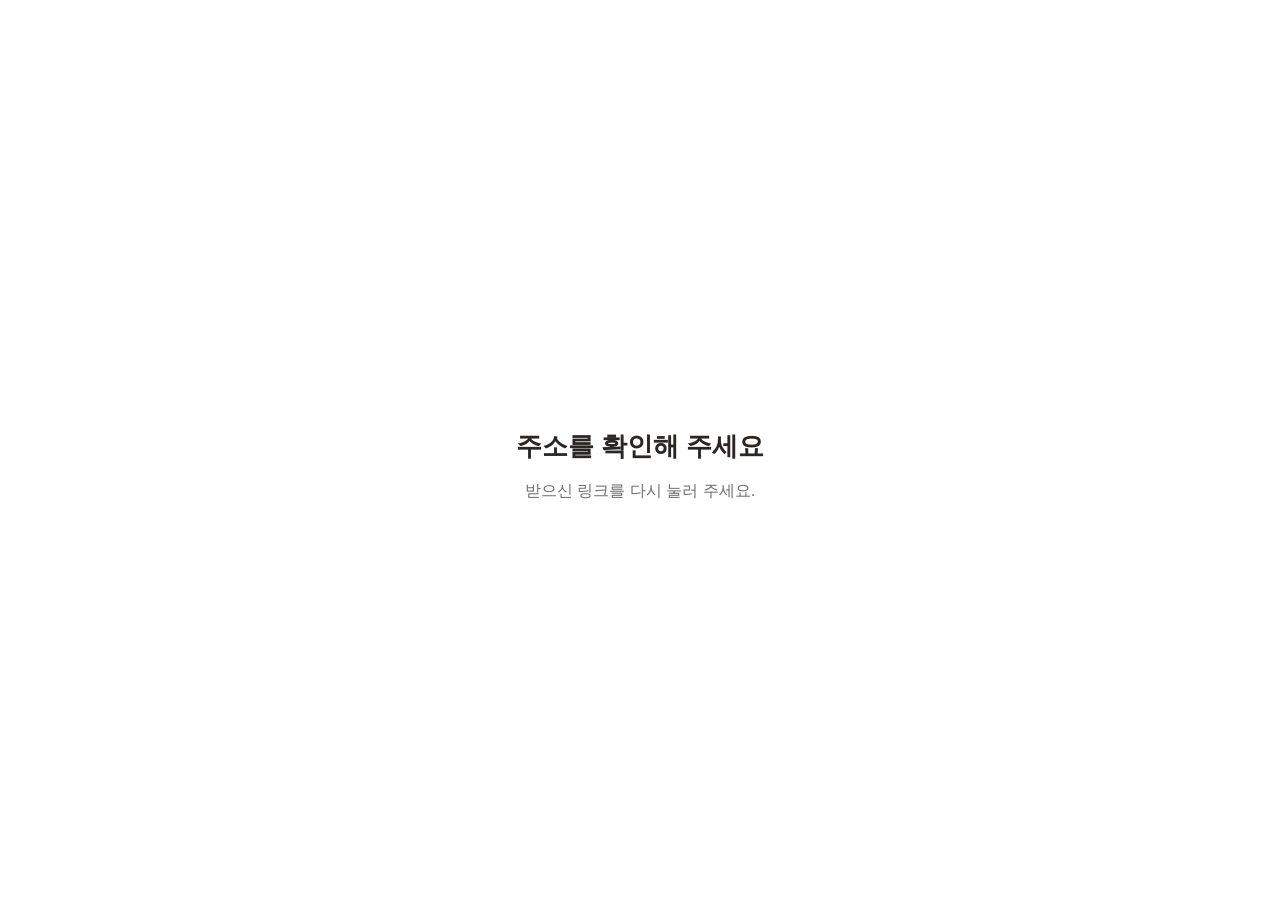
<file: index.html>
<!DOCTYPE html>
<html lang="ko">
<head>
<meta charset="utf-8">
<meta name="viewport" content="width=device-width, initial-scale=1, viewport-fit=cover">
<meta name="robots" content="noindex,nofollow">
<meta name="referrer" content="no-referrer">
<meta name="theme-color" content="#FFFFFF">
<title>위드메모리 · 녹음하기</title>
<meta property="og:title" content="위드메모리 · 녹음하기">
<meta property="og:description" content="질문을 보시고 목소리로 편하게 답을 남겨 주세요.">
<meta property="og:type" content="website">
<link rel="preconnect" href="https://script.google.com" crossorigin>
<link rel="preconnect" href="https://script.googleusercontent.com" crossorigin>
<style>
:root{--white:#FFFFFF;--cream:#FBF5EE;--brown:#A0482C;--brown-dk:#8A3D24;--ink:#2B2622;--sub:rgba(43,38,34,.66);--line:rgba(43,38,34,.12)}
*{box-sizing:border-box}
html,body{margin:0;background:var(--white)}
body{color:var(--ink);font-family:-apple-system,BlinkMacSystemFont,"Apple SD Gothic Neo","Malgun Gothic","Noto Sans KR",sans-serif;font-size:17px;line-height:1.7;word-break:keep-all;-webkit-text-size-adjust:100%;-webkit-font-smoothing:antialiased}
p{margin:0}
button{font-family:inherit;cursor:pointer}
.hide{display:none!important}
#app{max-width:560px;margin:0 auto;min-height:100vh;display:flex;flex-direction:column}
/* 위 막대 */
.top{position:sticky;top:0;z-index:5;background:var(--white);padding-top:env(safe-area-inset-top)}
.bar{height:56px;display:flex;align-items:center;justify-content:space-between;padding:0 8px}
.back{width:48px;height:48px;border:0;background:transparent;display:flex;align-items:center;justify-content:center;border-radius:8px}
.back:disabled{opacity:.3}
.cnt{font-size:15px;font-weight:600;color:var(--sub)}
.prog{height:4px;background:var(--cream);margin:0 24px;border-radius:2px;overflow:hidden}
.prog i{display:block;height:100%;width:0;background:var(--brown);border-radius:2px;transition:width .3s}
/* 화면 */
.screen{flex:1;padding:32px 24px 24px}
.eyebrow{font-size:15px;font-weight:600;color:var(--brown)}
.h{font-size:26px;line-height:1.45;font-weight:600;margin-top:8px}
.d{font-size:16px;line-height:1.7;color:var(--sub);margin-top:16px;white-space:pre-line}
.who{display:inline-flex;align-items:center;height:32px;padding:0 12px;border-radius:16px;background:var(--cream);color:var(--brown);font-size:14px;font-weight:600;margin-bottom:16px}
.facts{margin-top:32px;border-top:1px solid var(--line)}
.fact{display:flex;justify-content:space-between;align-items:center;min-height:56px;border-bottom:1px solid var(--line);font-size:16px;gap:16px}
.fact b{font-weight:600;text-align:right}
.chk{margin-top:24px;display:flex;gap:12px;align-items:flex-start;padding:16px;background:var(--cream);border-radius:8px;font-size:16px;line-height:1.6;cursor:pointer}
.chk input{position:absolute;opacity:0;pointer-events:none}
.box{flex:none;width:24px;height:24px;border-radius:6px;border:1px solid var(--brown);background:var(--white);display:flex;align-items:center;justify-content:center;margin-top:1px}
.chk input:checked+.box{background:var(--brown)}
.chk input:checked+.box svg{display:block}
.box svg{display:none}
.hint{margin-top:16px;padding:12px 16px;border:1px solid var(--line);border-radius:8px;font-size:15px;line-height:1.6;color:var(--sub)}
/* 질문 */
.q{font-size:26px;line-height:1.45;font-weight:600;margin-top:8px}
.rec{display:flex;flex-direction:column;align-items:center;margin-top:48px}
.timer{font-size:40px;font-weight:600;font-variant-numeric:tabular-nums;letter-spacing:-.5px;line-height:1.2}
.timer small{font-size:16px;color:var(--sub);font-weight:500;margin-left:8px}
.wave{display:flex;align-items:center;justify-content:center;gap:4px;height:64px;margin:16px 0 24px}
.wave i{display:block;width:4px;height:6px;border-radius:2px;background:var(--brown);transition:height .08s}
.mic{width:112px;height:112px;border-radius:50%;border:1px solid var(--brown);background:var(--brown);color:var(--white);display:flex;align-items:center;justify-content:center}
.mic svg{width:44px;height:44px}
.mic.on{background:var(--white);color:var(--brown)}
.mic.on svg{width:36px;height:36px}
.mic:disabled{opacity:.4}
.lbl{font-size:17px;font-weight:600;margin-top:16px}
.lbl-s{font-size:15px;color:var(--sub);margin-top:4px}
.tip{font-size:15px;line-height:1.6;color:var(--sub);margin-top:32px;text-align:center;white-space:pre-line}
.note-s{font-size:14px;line-height:1.6;color:var(--sub);margin-top:16px}
.state{font-size:16px;line-height:1.6;margin-top:16px;text-align:center;white-space:pre-line;color:var(--sub)}
.state.err{color:var(--brown);font-weight:600}
.saved{margin-top:40px}
.player{display:flex;align-items:center;gap:12px;border:1px solid var(--line);border-radius:8px;padding:16px}
.play{flex:none;width:48px;height:48px;border-radius:50%;border:0;background:var(--cream);color:var(--brown);display:flex;align-items:center;justify-content:center}
.track{flex:1;height:4px;background:var(--cream);border-radius:2px;position:relative;overflow:hidden}
.track i{position:absolute;left:0;top:0;bottom:0;width:0;background:var(--brown)}
.tm{font-size:14px;color:var(--sub);font-variant-numeric:tabular-nums}
.ok{display:flex;align-items:center;gap:8px;font-size:16px;font-weight:600;color:var(--brown);margin-top:24px}
.redo{margin-top:24px;height:48px;padding:0 20px;border-radius:8px;border:1px solid var(--brown);background:var(--white);color:var(--brown);font-size:16px;font-weight:600;display:inline-flex;align-items:center;gap:8px}
.redo svg{width:20px;height:20px}
.retry{margin-top:16px;height:48px;padding:0 24px;border-radius:8px;border:1px solid var(--brown);background:var(--white);color:var(--brown);font-size:16px;font-weight:600}
/* 사진 */
.pframe{width:100%;border:0;display:block;height:520px;margin-top:24px}
/* 아래 고정 버튼 */
.foot{position:sticky;bottom:0;background:var(--white);padding:12px 24px calc(16px + env(safe-area-inset-bottom))}
.msg{font-size:15px;line-height:1.6;font-weight:600;color:var(--brown);background:var(--cream);border-radius:8px;padding:12px 16px;margin-bottom:12px}
.row{display:flex;gap:8px}
.btn{flex:1;height:56px;border-radius:8px;border:1px solid var(--brown);font-size:17px;font-weight:600;background:var(--white);color:var(--brown)}
.btn.main{background:var(--brown);color:var(--white)}
.btn.main:active{background:var(--brown-dk)}
.btn:disabled{opacity:.4}
.btn.ghost{flex:0 0 auto;border-color:transparent;color:var(--sub);padding:0 16px}
.btn.prev{flex:0 0 auto;padding:0 16px;font-size:16px}
/* 제출 확인 · 완료 */
.dim{position:fixed;inset:0;background:rgba(43,38,34,.48);z-index:20;display:flex;align-items:flex-end;justify-content:center}
.sheet{width:100%;max-width:560px;background:var(--white);border-radius:24px 24px 0 0;padding:8px 24px calc(24px + env(safe-area-inset-bottom))}
.grab{width:40px;height:4px;border-radius:2px;background:var(--line);margin:8px auto 24px}
.sheet h2{font-size:22px;font-weight:600;line-height:1.45;margin:0}
.sum{margin:24px 0;border-top:1px solid var(--line)}
.sum div{display:flex;justify-content:space-between;gap:16px;min-height:52px;align-items:center;border-bottom:1px solid var(--line);font-size:16px}
.sum b{font-weight:600;text-align:right}
.sum .warn,.sum .warn b{color:var(--brown);font-weight:600}
.end{flex:1;display:flex;flex-direction:column;align-items:center;justify-content:center;text-align:center;padding:48px 32px}
.ck{width:88px;height:88px;border-radius:50%;background:var(--cream);display:flex;align-items:center;justify-content:center;color:var(--brown)}
.end h1{font-size:26px;font-weight:600;line-height:1.45;margin:32px 0 0}
.end .d{margin-top:12px}
.end .card{margin-top:40px;width:100%;border:1px solid var(--line);border-radius:8px;padding:16px;text-align:left;font-size:15px;line-height:1.7}
.end .card b{font-weight:600}
.loading{padding:96px 24px;text-align:center;color:var(--sub);font-size:16px}
</style>
<link rel="stylesheet" href="ux.css">
</head>
<body>
<div id="app"><div class="ux-skw" role="status" aria-label="불러오는 중"><span class="ux-sk h"></span><span class="ux-sk l"></span><span class="ux-sk s"></span><span class="ux-sk b"></span><span class="ux-sk btn"></span><p>불러오는 중이에요. 처음 여는 데는 몇 초 걸릴 수 있어요.</p></div></div>

<script>
(function () {
  // ▼ 새로 배포한 Apps Script 웹 앱 주소(/exec)를 넣으세요
  var EXEC_URL = 'https://script.google.com/macros/s/AKfycbwOYpqH4WHzZRc4PXAws4k59ZnmiQjY0NKpz_I69WaUiE5xr9k5Zy57Jhfjy92jVixadg/exec';
  var MAX_SECS = 210;           // 최대 녹음 3분 30초
  var WARN_SECS = 180;          // 3분에 마무리 안내
  var MAX_LABEL = '3분 30초';
  var CONFIRM_TEXT = '남겨 주신 이야기가 책으로 만들어지는 데 쓰이는 것을 확인했어요.';
  var MIC_SVG = '<svg viewBox="0 0 24 24" fill="currentColor" aria-hidden="true"><path d="M12 14a3 3 0 0 0 3-3V5a3 3 0 0 0-6 0v6a3 3 0 0 0 3 3zm5-3a5 5 0 0 1-10 0H5a7 7 0 0 0 6 6.92V21h2v-3.08A7 7 0 0 0 19 11h-2z"/></svg>';
  var STOP_SVG = '<svg viewBox="0 0 24 24" fill="currentColor" aria-hidden="true"><rect x="6" y="6" width="12" height="12" rx="2"/></svg>';
  var CHECK_SVG = '<svg width="14" height="14" viewBox="0 0 24 24" fill="none" stroke="#fff" stroke-width="3" aria-hidden="true"><path d="M5 12l5 5 9-10"/></svg>';
  var OK_SVG = '<svg width="20" height="20" viewBox="0 0 24 24" fill="none" stroke="currentColor" stroke-width="2.5" aria-hidden="true"><path d="M5 12l5 5 9-10"/></svg>';
  var PLAY_SVG = '<svg width="20" height="20" viewBox="0 0 24 24" fill="currentColor" aria-hidden="true"><path d="M8 5v14l11-7z"/></svg>';
  var PAUSE_SVG = '<svg width="20" height="20" viewBox="0 0 24 24" fill="currentColor" aria-hidden="true"><rect x="6" y="5" width="4" height="14" rx="1"/><rect x="14" y="5" width="4" height="14" rx="1"/></svg>';
  var BACK_SVG = '<svg width="24" height="24" viewBox="0 0 24 24" fill="none" stroke="#2B2622" stroke-width="2" aria-hidden="true"><path d="M15 5l-7 7 7 7"/></svg>';

  var $ = function (s, r) { return (r || document).querySelector(s); };
  var app = $('#app');
  var token = (new URLSearchParams(location.hash.slice(1))).get('t') || (new URLSearchParams(location.search)).get('t') || '';
  var ptok = (new URLSearchParams(location.hash.slice(1))).get('p') || (new URLSearchParams(location.search)).get('p') || '';   // 사진 추가 편이면 사진키 (마지막 화면에 사진 칸)
  var pframe = null;
  function pw() { try { return pframe && pframe.contentWindow && pframe.contentWindow.wmPhoto; } catch (e) { return null; } }
  function photoConfirm() { if (!pframe) return; var w = pw(); if (w && w.confirm) w.confirm(); else if (!w || !w.done) setTimeout(photoConfirm, 500); }
  var info = null, active = null;
  var pending = {};
  var ctl = {};
  var ui = null;      // 위 막대·아래 버튼
  var cur = 0;        // 0 = 시작, 1..N = 질문, N+1 = 사진(사진 편만)

  function el(tag, cls, text) { var e = document.createElement(tag); if (cls) e.className = cls; if (text != null) e.textContent = text; return e; }
  function fmt(s) { return Math.floor(s / 60) + ':' + ('0' + (s % 60)).slice(-2); }
  function dl(ms) { var d = new Date(ms + 9 * 3600 * 1000); return (d.getUTCMonth() + 1) + '월 ' + d.getUTCDate() + '일 ' + ('0' + d.getUTCHours()).slice(-2) + ':' + ('0' + d.getUTCMinutes()).slice(-2); }
  function nQ() { return info.questions.length; }
  function last() { return nQ() + (ptok ? 1 : 0); }

  // 마이크 오류 안내 — 기기에 맞는 방법 한 줄만 보여 줌
  function micHelp(e) {
    var nm = e && e.name, ua = navigator.userAgent, ios = /iPhone|iPad|iPod/i.test(ua), kakao = /KAKAOTALK/i.test(ua);
    if (nm === 'NotAllowedError' || nm === 'PermissionDeniedError')
      return '마이크 사용이 막혀 있습니다. 휴대폰 설정 → 앱 목록에서 ' + (kakao ? '카카오톡' : '사용하시는 인터넷 앱') + ' → 마이크를 켠 뒤 이 페이지를 다시 열어 주세요.';
    if (nm === 'NotFoundError') return '마이크를 찾지 못했습니다. 이어폰을 빼고 다시 눌러 주세요.';
    if (nm === 'NotReadableError') return '다른 앱이 마이크를 쓰고 있습니다. 통화나 다른 녹음을 끝낸 뒤 눌러 주세요.';
    return '녹음을 시작하지 못했습니다. ' + (kakao
      ? (ios ? "화면 아래 공유 버튼 → 'Safari로 열기'를 눌러 다시 열어 주세요." : "오른쪽 위 ⋮ → '다른 브라우저로 열기'를 눌러 다시 열어 주세요.")
      : '페이지를 새로고침한 뒤 다시 눌러 주세요. 계속 안 되면 카카오톡 채널로 알려 주세요.');
  }
  function call(body) {
    body.t = token;
    return fetch(EXEC_URL, { method: 'POST', headers: { 'Content-Type': 'text/plain;charset=utf-8' }, body: JSON.stringify(body) })
      .then(function (r) { return r.json(); });
  }

  function pickMime() {
    if (!window.MediaRecorder || !MediaRecorder.isTypeSupported) return '';
    var list = ['audio/mp4;codecs=mp4a.40.2', 'audio/webm;codecs=opus', 'audio/mp4', 'audio/webm', 'audio/ogg;codecs=opus'];
    for (var i = 0; i < list.length; i++) if (MediaRecorder.isTypeSupported(list[i])) return list[i];
    return '';
  }

  // 안내 화면 (오류·마감·완료). done이면 완료 표시와 다음 안내까지
  function simple(title, body, done) {
    app.textContent = ''; ui = null;
    var w = el('div', 'end');
    if (done) { var c = el('span', 'ck'); c.innerHTML = OK_SVG.replace('width="20" height="20"', 'width="44" height="44"'); w.appendChild(c); }
    w.appendChild(el('h1', '', title));
    if (body) w.appendChild(el('p', 'd', body));
    if (done) {
      var card = el('div', 'card'); card.appendChild(el('b', '', '이렇게 이어져요')); card.appendChild(el('br'));
      card.appendChild(document.createTextNode('남겨 주신 이야기는 속지로 정리해 ' + (info && info.name ? info.name + '님께' : '신청하신 분께') + ' 보내 드려요.'));
      w.appendChild(card);
    }
    app.appendChild(w);
    window.scrollTo(0, 0);
  }

  function start() {
    if (!token && ptok) return location.replace('photo.html?t=' + encodeURIComponent(ptok));   // 녹음 장이 없는 편: 사진 칸만 있는 페이지
    if (!token) return simple('주소를 확인해 주세요', '받으신 링크를 다시 눌러 주세요.');
    call({ action: 'info' }).then(function (r) {
      if (!r.ok && r.code === 'server') return simple('잠시 문제가 생겼습니다', '잠시 문제가 생겼습니다. 1~2분 뒤 새로고침해 주세요. 계속 안 되면 카카오톡 채널로 알려 주세요.');
      if (!r.ok) return simple('열 수 없는 주소입니다', '받으신 링크가 맞는지 확인해 주세요. 계속 열리지 않으면 신청하신 분께 문의해 주세요.');
      info = r; info.saved = info.saved || {};
      if (r.state === 'submitted') return simple('제출이 완료되었습니다', '녹음이 모두 전달되었습니다. 감사합니다.', true);
      if (r.state === 'closed') return simple('녹음 기간이 끝났습니다', '제출 기간이 지났습니다. 문의가 필요하시면 신청하신 분께 말씀해 주세요.');
      render();
    }).catch(function () { simple('불러오지 못했습니다', '인터넷 연결을 확인한 뒤 새로고침해 주세요.'); });
  }

  /* ───────── 화면 만들기 ───────── */
  function render() {
    app.textContent = '';
    var top = el('div', 'top');
    var bar = el('div', 'bar');
    var back = el('button', 'back'); back.type = 'button'; back.innerHTML = BACK_SVG; back.setAttribute('aria-label', '이전');
    var cnt = el('span', 'cnt'); var pad = el('span'); pad.style.width = '48px';
    bar.appendChild(back); bar.appendChild(cnt); bar.appendChild(pad); top.appendChild(bar);
    var pg = el('div', 'prog'); var pi = document.createElement('i'); pg.appendChild(pi); top.appendChild(pg);
    app.appendChild(top);

    var screens = [buildIntro()];
    info.questions.forEach(function (text, i) { screens.push(buildQ(i + 1, text)); });
    if (ptok) screens.push(buildPhoto());
    screens.forEach(function (s) { s.classList.add('hide'); app.appendChild(s); });

    var foot = el('div', 'foot');
    var fm = el('p', 'msg hide');
    var row = el('div', 'row');
    var prev = el('button', 'btn prev hide', '이전 질문'); prev.type = 'button';   // 왼쪽 위 화살표를 모르실 수 있어 아래에도 (2026-11-18)
    var skip = el('button', 'btn ghost', '건너뛰기'); skip.type = 'button';
    var next = el('button', 'btn main', '다음'); next.type = 'button';
    row.appendChild(prev); row.appendChild(skip); row.appendChild(next);
    foot.appendChild(fm); foot.appendChild(row);
    app.appendChild(foot);

    ui = { top: top, back: back, cnt: cnt, pi: pi, screens: screens, fm: fm, prev: prev, skip: skip, next: next };
    back.addEventListener('click', function () { if (active === null && cur > 0) go(cur - 1); });
    prev.addEventListener('click', function () { if (active === null && cur > 1) go(cur - 1); });
    skip.addEventListener('click', function () { if (active === null) go(cur + 1); });
    next.addEventListener('click', onNext);
    if (info.confirmed) photoConfirm();
    go(0);
  }

  function buildIntro() {
    var s = el('div', 'screen');
    if (info.who) s.appendChild(el('span', 'who', info.who + '께'));
    var h = el('p', 'h'); h.style.marginTop = info.who ? '0' : '';
    h.textContent = (info.name ? info.name + '님이 고른 ' : '') + '질문 ' + nQ() + '개가 도착했어요';
    s.appendChild(h);
    s.appendChild(el('p', 'd', '질문을 하나씩 보며 편하게 말씀해 주세요. 한 질문에 2~3분이면 충분해요.'));
    var facts = el('div', 'facts');
    var addFact = function (k, v) { var f = el('div', 'fact'); f.appendChild(el('span', '', k)); f.appendChild(el('b', '', v)); facts.appendChild(f); };
    addFact('녹음할 질문', nQ() + '개');
    if (ptok) addFact('사진', '2장');
    addFact('마감', dl(info.deadline));
    s.appendChild(facts);
    var lb = el('label', 'chk');
    var cb = document.createElement('input'); cb.type = 'checkbox'; cb.id = 'confirm';
    var box = el('span', 'box'); box.innerHTML = CHECK_SVG;
    lb.appendChild(cb); lb.appendChild(box); lb.appendChild(el('span', '', CONFIRM_TEXT));
    s.appendChild(lb);
    if (info.confirmed) cb.checked = true;
    cb.addEventListener('change', function () { paintFoot(); });
    var ua = navigator.userAgent;
    if (/KAKAOTALK/i.test(ua)) s.appendChild(el('p', 'hint', /iPhone|iPad|iPod/i.test(ua)
      ? '마이크 사용을 묻는 창이 뜨면 "허용"을 눌러 주세요. 녹음이 되지 않으면 화면 아래 공유 버튼에서 "Safari로 열기"를 눌러 주세요.'
      : '마이크 사용을 묻는 창이 뜨면 "허용"을 눌러 주세요. 녹음이 되지 않으면 오른쪽 위 ⋮ 버튼에서 "다른 브라우저로 열기"를 눌러 주세요.'));
    s.appendChild(el('p', 'note-s', '녹음은 질문마다 바로 저장돼서 나눠서 하셔도 돼요. 제출을 누르지 않으셔도 마감 때 저장된 ' + (ptok ? '녹음과 사진이' : '녹음이') + ' 자동으로 전달돼요.'));
    s.cb = cb;
    return s;
  }

  function buildQ(n, text) {
    var s = el('div', 'screen');
    s.appendChild(el('p', 'eyebrow', '질문 ' + n));
    s.appendChild(el('p', 'q', text));
    var rec = el('div', 'rec');
    var time = el('p', 'timer hide');
    var wave = el('div', 'wave hide'); for (var i = 0; i < 24; i++) wave.appendChild(document.createElement('i'));
    var mic = document.createElement('button'); mic.type = 'button'; mic.className = 'mic'; mic.innerHTML = MIC_SVG;
    var lbl = el('p', 'lbl'); var lbls = el('p', 'lbl-s', '최대 ' + MAX_LABEL);
    var tip = el('p', 'tip', '녹음하는 동안에는\n음악·영상 앱을 꺼 주세요.');
    rec.appendChild(time); rec.appendChild(wave); rec.appendChild(mic); rec.appendChild(lbl); rec.appendChild(lbls); rec.appendChild(tip);
    s.appendChild(rec);
    var saved = el('div', 'saved hide');
    var player = el('div', 'player hide');
    var play = el('button', 'play'); play.type = 'button'; play.innerHTML = PLAY_SVG; play.setAttribute('aria-label', '들어 보기');
    var track = el('span', 'track'); var ti = document.createElement('i'); track.appendChild(ti);
    var tm = el('span', 'tm');
    player.appendChild(play); player.appendChild(track); player.appendChild(tm);
    var ok = el('p', 'ok'); ok.innerHTML = OK_SVG; var okt = el('span', '', '저장되었어요'); ok.appendChild(okt);
    var okd = el('p', 'd'); okd.style.marginTop = '8px';
    var redo = el('button', 'redo'); redo.type = 'button'; redo.innerHTML = MIC_SVG; redo.appendChild(el('span', '', '다시 녹음하기'));
    saved.appendChild(player); saved.appendChild(ok); saved.appendChild(okd); saved.appendChild(redo);
    s.appendChild(saved);
    var state = el('p', 'state');
    var retry = el('button', 'retry hide', '다시 저장하기'); retry.type = 'button';
    var center = el('div'); center.style.textAlign = 'center'; center.appendChild(state); center.appendChild(retry);
    s.appendChild(center);
    var audio = document.createElement('audio'); audio.setAttribute('playsinline', ''); audio.preload = 'metadata'; audio.className = 'hide';
    s.appendChild(audio);
    ctl[n] = { tip: tip, mic: mic, lbl: lbl, lbls: lbls, state: state, time: time, wave: wave, audio: audio, retry: retry, rec: rec, saved: saved, player: player, play: play, ti: ti, tm: tm, okd: okd };
    mic.addEventListener('click', function () { toggle(n); });
    redo.addEventListener('click', function () { toggle(n); });
    retry.addEventListener('click', function () { upload(n); });
    play.addEventListener('click', function () { if (audio.paused) { audio.play().catch(function () {}); } else audio.pause(); });
    audio.addEventListener('play', function () { play.innerHTML = PAUSE_SVG; });
    audio.addEventListener('pause', function () { play.innerHTML = PLAY_SVG; });
    audio.addEventListener('ended', function () { play.innerHTML = PLAY_SVG; ti.style.width = '0'; });
    audio.addEventListener('timeupdate', function () { if (audio.duration && isFinite(audio.duration)) ti.style.width = (audio.currentTime / audio.duration * 100) + '%'; });
    setState(n, '', '');
    paint(n);
    return s;
  }

  function buildPhoto() {
    var s = el('div', 'screen');
    s.appendChild(el('p', 'eyebrow', '마지막으로'));
    s.appendChild(el('p', 'h', '간직해 온 사진\n2장을 골라 주세요'));
    s.lastChild.style.whiteSpace = 'pre-line';
    pframe = document.createElement('iframe');
    pframe.className = 'pframe'; pframe.setAttribute('scrolling', 'no');
    pframe.src = 'photo.html?embed=1&t=' + encodeURIComponent(ptok);
    pframe.title = '사진 올리기'; pframe.setAttribute('allow', 'microphone');
    s.appendChild(pframe);
    // 사진 칸 높이를 내용에 맞춤 (안쪽 스크롤바가 생기지 않게)
    setInterval(function () { try { var h = pframe.contentDocument.body.scrollHeight; if (h && Math.abs(h - pframe.offsetHeight) > 4) pframe.style.height = h + 'px'; } catch (e) {} paintFoot(); }, 500);
    return s;
  }

  /* ───────── 화면 넘기기 ───────── */
  function go(i) {
    cur = Math.max(0, Math.min(last(), i));
    ui.screens.forEach(function (s, k) { s.classList.toggle('hide', k !== cur); });
    ui.fm.className = 'msg hide';
    window.scrollTo(0, 0);
    paintTop(); paintFoot();
  }
  function firstOpen() { for (var k = 1; k <= nQ(); k++) if (!info.saved[k]) return k; return ptok ? last() : nQ(); }

  function onNext() {
    if (cur === 0) {
      var cb = ui.screens[0].cb;
      if (!cb.checked) return;
      if (info.confirmed) return go(firstOpen());
      ui.next.disabled = true;
      call({ action: 'confirm' }).then(function (r) {
        if (r.ok) { info.confirmed = true; photoConfirm(); go(firstOpen()); }
        else if (r.code === 'closed' || r.code === 'submitted') location.reload();
        else { paintFoot(); say('확인을 저장하지 못했습니다. 다시 눌러 주세요.'); }
      }).catch(function () { paintFoot(); say('인터넷 연결을 확인한 뒤 다시 눌러 주세요.'); });
      return;
    }
    if (cur === last()) return askSubmit();
    go(cur + 1);
  }

  function paintTop() {
    if (!ui) return;
    var q = cur >= 1 && cur <= nQ();
    ui.top.classList.toggle('hide', cur === 0);
    ui.back.disabled = active !== null;
    ui.cnt.textContent = q ? cur + ' / ' + nQ() : (cur > nQ() ? '사진' : '');
    ui.pi.style.width = (cur / last() * 100) + '%';
  }

  function paintFoot() {
    if (!ui) return;
    var b = ui.next, sk = ui.skip, n = cur;
    sk.classList.add('hide'); b.disabled = false;
    ui.prev.classList.toggle('hide', n <= 1); ui.prev.disabled = active !== null || busy();
    if (n === 0) {
      b.textContent = info.confirmed ? (Object.keys(info.saved).length ? '이어서 하기' : '시작하기') : '시작하기';
      b.disabled = !ui.screens[0].cb.checked;
      return;
    }
    var isLast = n === last();
    var busyNow = busy();
    if (n <= nQ()) {
      var done = !!info.saved[n];
      b.textContent = isLast ? '제출하기' : '다음 질문';
      if (!done && !isLast) { sk.classList.remove('hide'); b.disabled = true; }
    } else b.textContent = '제출하기';
    if (active !== null || busyNow) b.disabled = true;
    sk.disabled = active !== null;
    paintTop();
  }

  /* ───────── 질문 한 장의 모양 ───────── */
  function paint(n) {
    var c = ctl[n]; if (!c) return;
    var recNow = active === n, p = pending[n], saving = !!p && (p.status === 'uploading' || p.status === 'checking');
    var isSaved = !!info.saved[n] && !recNow && !saving && !(p && p.status === 'failed');
    c.rec.classList.toggle('hide', isSaved);
    c.saved.classList.toggle('hide', !isSaved);
    c.time.classList.toggle('hide', !recNow);
    c.wave.classList.toggle('hide', !recNow);
    c.rec.style.marginTop = recNow ? '32px' : '';
    c.mic.innerHTML = recNow ? STOP_SVG : MIC_SVG;
    c.mic.classList.toggle('on', recNow);
    c.mic.setAttribute('aria-label', '질문 ' + n + (recNow ? ' 녹음 끝내기' : ' 녹음'));
    c.lbl.textContent = recNow ? '눌러서 녹음 끝내기' : saving ? '저장하는 중이에요' : '눌러서 녹음 시작';
    c.lbls.classList.toggle('hide', recNow || saving);
    c.tip.classList.toggle('hide', recNow || saving);
    if (isSaved) {
      var hasAudio = !!c.audio.getAttribute('src');
      c.player.classList.toggle('hide', !hasAudio);
      c.tm.textContent = fmt(info.saved[n].secs || 0);
      c.okd.textContent = hasAudio ? '재생 버튼으로 목소리가 잘 들어갔는지\n한 번 들어 보세요.' : '녹음 ' + fmt(info.saved[n].secs || 0) + '이 저장되어 있어요. 다시 하시려면 아래를 눌러 주세요.';
    }
    if (n === cur) paintFoot();
  }

  function setState(n, text, kind) { var s = ctl[n].state; s.textContent = text; s.className = 'state ' + (kind || ''); }
  function setSaved(n, p) {
    if (p.warn) setState(n, '녹음이 끊겼어요.\n음악·영상 앱을 끄고 다시 녹음해 주세요.', 'err');
    else if (p.capped) setState(n, MAX_LABEL + '이 되어 녹음이 자동으로 멈추고 저장되었어요.', '');
    else setState(n, '', '');
    paint(n);
  }
  // 녹음 중인 질문 말고는 버튼을 잠그고, 저장 중인 질문도 저장이 끝날 때까지 잠근다 (늦게 도착한 이전 녹음이 덮어쓰지 않게)
  function syncMics() {
    Object.keys(ctl).forEach(function (k) {
      var n = +k, p = pending[n];
      ctl[n].mic.disabled = (active !== null && active !== n) || (!!p && (p.status === 'uploading' || p.status === 'checking'));
      paint(n);
    });
    paintFoot();
  }
  function updateProg() { paintFoot(); }

  /* ───────── 녹음 ───────── */
  var rec = null, stream = null, chunks = [], t0 = 0, timer = null, interrupted = false, capped = false, warned = false, muteTimer = null;
  var wake = null, actx = null, raf = 0;

  // 녹음하는 동안 화면이 꺼지지 않게 (지원하는 브라우저에서만)
  function keepAwake(on) {
    try {
      if (on && navigator.wakeLock && !wake) {
        navigator.wakeLock.request('screen').then(function (w) {
          if (active === null) { w.release().catch(function () {}); return; }
          wake = w; w.addEventListener('release', function () { wake = null; });
        }).catch(function () {});
      }
      if (!on && wake) { wake.release().catch(function () {}); wake = null; }
    } catch (e) {}
  }

  // 목소리 크기에 맞춰 막대가 움직이게 (안 되는 브라우저에서는 막대만 가만히 있음)
  function startWave(n, s) {
    try {
      var AC = window.AudioContext || window.webkitAudioContext; if (!AC) return;
      actx = new AC();
      var an = actx.createAnalyser(); an.fftSize = 64;
      actx.createMediaStreamSource(s).connect(an);
      var buf = new Uint8Array(an.frequencyBinCount), bars = ctl[n].wave.children, noise = null;
      var loop = function () {
        an.getByteFrequencyData(buf);
        // 방 안 잡음은 빼고 말소리만: 조용할 때의 소리 크기를 기억해 두고 그보다 커질 때만 막대가 움직임
        var lv = 0; for (var k = 1; k <= 8; k++) lv += buf[k]; lv /= 8;
        noise = noise === null ? lv : (lv < noise ? lv : noise * 0.995 + lv * 0.005);
        var gate = Math.min(200, noise + 24);
        var mid = (bars.length - 1) / 2;
        for (var i = 0; i < bars.length; i++) {
          var d = Math.round(Math.abs(i - mid));
          var v = Math.max(0, buf[1 + Math.min(Math.floor(d / 2), 11)] - gate) / (255 - gate);
          bars[i].style.height = Math.max(6, Math.round(Math.min(1, v * 1.6) * (1 - d / (mid + 8)) * 64)) + 'px';
        }
        raf = requestAnimationFrame(loop);
      };
      loop();
    } catch (e) {}
  }
  function stopWave(n) {
    cancelAnimationFrame(raf); raf = 0;
    try { if (actx) actx.close(); } catch (e) {}
    actx = null;
    if (ctl[n]) Array.prototype.forEach.call(ctl[n].wave.children, function (b) { b.style.height = '6px'; });
  }

  function toggle(n) {
    if (active === n) return stop();
    if (active !== null) return;
    if (pending[n] && pending[n].status === 'uploading') return;
    startRec(n);
  }

  function startRec(n) {
    if (!navigator.mediaDevices || !navigator.mediaDevices.getUserMedia || !window.MediaRecorder) {
      return setState(n, micHelp(null), 'err');
    }
    navigator.mediaDevices.getUserMedia({ audio: { echoCancellation: true, noiseSuppression: true } }).then(function (s) {
      stream = s; chunks = [];
      var m = pickMime();
      rec = m ? new MediaRecorder(s, { mimeType: m }) : new MediaRecorder(s);
      rec.ondataavailable = function (ev) { if (ev.data && ev.data.size) chunks.push(ev.data); };
      rec.onstop = function () { finish(n); };
      interrupted = false; capped = false; warned = false;
      var tr = s.getAudioTracks()[0];
      if (tr) {
        tr.addEventListener('ended', function () { if (active === n) { interrupted = true; stop(); } });
        tr.addEventListener('mute', function () { clearTimeout(muteTimer); muteTimer = setTimeout(function () { if (active === n && tr.muted) { interrupted = true; stop(); } }, 3000); });
        tr.addEventListener('unmute', function () { clearTimeout(muteTimer); });
      }
      rec.start(1000);
      active = n; t0 = Date.now();
      ctl[n].audio.pause();
      ctl[n].retry.classList.add('hide');
      setState(n, '다 말씀하셨으면 버튼을 다시 눌러 주세요.\n앱이나 인터넷 창은 닫지 마세요.', '');
      ctl[n].time.innerHTML = '0:00<small>/ ' + fmt(MAX_SECS) + '</small>';
      syncMics(); keepAwake(true); startWave(n, s);
      timer = setInterval(function () {
        var s2 = Math.floor((Date.now() - t0) / 1000);
        ctl[n].time.innerHTML = fmt(Math.min(s2, MAX_SECS)) + '<small>/ ' + fmt(MAX_SECS) + '</small>';
        if (s2 >= WARN_SECS && !warned) {
          warned = true;
          setState(n, '3분이 되었어요. 슬슬 마무리해 주세요.\n' + MAX_LABEL + '이 되면 녹음이 자동으로 멈추고 저장돼요.', 'err');
        }
        if (s2 >= MAX_SECS) { capped = true; stop(); }
      }, 250);
    }).catch(function (e) {
      setState(n, micHelp(e), 'err');
    });
  }

  function stop() { clearInterval(timer); clearTimeout(muteTimer); if (rec && rec.state !== 'inactive') rec.stop(); }

  function finish(n) {
    if (stream) stream.getTracks().forEach(function (t) { t.stop(); });
    stopWave(n);
    var mime = (rec && rec.mimeType) || (chunks[0] && chunks[0].type) || 'audio/webm';
    var blob = new Blob(chunks, { type: mime });
    var secs = Math.min(MAX_SECS, Math.max(1, Math.round((Date.now() - t0) / 1000)));
    active = null; keepAwake(false);
    ctl[n].audio.src = URL.createObjectURL(blob);
    pending[n] = { blob: blob, mime: mime, secs: secs, at: Date.now(), status: 'new', capped: capped, warn: interrupted || blob.size < secs * 3000 };
    paint(n);
    upload(n);
  }

  function upload(n) {
    var p = pending[n]; if (!p || p.status === 'uploading') return;
    p.status = 'uploading'; ctl[n].retry.classList.add('hide');
    setState(n, '저장이 끝나면 다음으로 넘어갈 수 있어요.', '');
    syncMics();
    var r = new FileReader();
    r.onload = function () {
      var data = String(r.result).split(',')[1] || '';
      call({ action: 'save', q: n, data: data, mime: p.mime, secs: p.secs, at: p.at }).then(function (res) {
        if (pending[n] !== p) return;
        if (res.ok) {
          var secs = res.secs != null ? res.secs : p.secs;
          p.status = 'saved'; info.saved[n] = { secs: secs };
          setSaved(n, res.stale ? { secs: secs } : p);
          syncMics(); updateProg();
        } else if (res.code === 'closed' || res.code === 'submitted') {
          location.reload();
        } else if (res.code === 'too_big' || res.code === 'not_confirmed') {   // 다시 눌러도 안 되는 경우는 이유를 그대로 알림
          p.status = 'failed';
          setState(n, res.code === 'too_big' ? '녹음이 길어서 저장하지 못했습니다. 질문 하나에 최대 ' + MAX_LABEL + '까지 녹음할 수 있어요. 다시 녹음해 주세요.' : '첫 화면의 확인 칸에 체크한 뒤 다시 저장해 주세요.', 'err');
          ctl[n].retry.classList.toggle('hide', res.code === 'too_big');
          syncMics(); updateProg();
        } else { fail(n, p); }
      }).catch(function () { fail(n, p); });
    };
    r.onerror = function () { fail(n, p); };
    r.readAsDataURL(p.blob);
  }

  function fail(n, p) {
    if (p.status === 'saved') return;
    p.status = 'checking';
    setState(n, '저장되었는지 확인하고 있어요…', '');
    syncMics();
    call({ action: 'info' }).then(function (r) {
      if (pending[n] !== p) return;
      if (r && r.ok) {
        info.saved = r.saved || {};
        var s = info.saved[n];
        if (s && s.secs === p.secs) {
          p.status = 'saved';
          ctl[n].retry.classList.add('hide');
          setSaved(n, p); syncMics(); updateProg();
          return;
        }
      }
      showFail(n, p);
    }).catch(function () { if (pending[n] === p) showFail(n, p); });
  }
  function showFail(n, p) {
    p.status = 'failed';
    setState(n, '저장하지 못했어요. 인터넷 연결을 확인한 뒤 아래 버튼을 눌러 주세요.', 'err');
    ctl[n].retry.classList.remove('hide');
    syncMics(); updateProg();
  }

  function busy() { return active !== null || Object.keys(pending).some(function (k) { return pending[k].status === 'uploading' || pending[k].status === 'checking'; }); }
  function failedAny() { return Object.keys(pending).filter(function (k) { return pending[k].status === 'failed'; }); }
  function answered() { return Object.keys(info.saved || {}).length; }
  function say(text) { ui.fm.textContent = text; ui.fm.className = 'msg'; }

  /* ───────── 제출 ───────── */
  function submitErr(code) {   // 서버가 알려 준 이유 → 안내 문구
    if (code === 'empty') return '저장된 녹음이 없습니다. 질문마다 "저장되었어요"가 보이는지 확인한 뒤 제출해 주세요.';
    if (code === 'not_confirmed') return '첫 화면의 확인 칸에 체크한 뒤 제출해 주세요.';
    return '제출하지 못했습니다. 잠시 후 다시 눌러 주세요.';
  }
  function askSubmit() {
    if (busy()) return say('녹음 또는 저장이 진행 중이에요. 끝난 뒤에 눌러 주세요.');
    var f = failedAny();
    if (f.length) return say('저장되지 않은 녹음이 있어요(질문 ' + f.join(', ') + '). 그 질문에서 "다시 저장하기"를 눌러 주세요.');
    if (answered() === 0) return say('녹음된 질문이 없어요. 한 개 이상 녹음한 뒤 제출해 주세요.');
    var w = pw(), pc = null;
    if (pframe && !w) return say('사진 칸을 불러오지 못했어요. 화면을 새로고침한 뒤 다시 눌러 주세요.');
    if (w && w.check) {
      pc = w.check();
      if (pc.busy) return say('사진 올리기 또는 이야기 녹음이 진행 중이에요. 끝난 뒤에 눌러 주세요.');
      if (pc.failed) return say('올라가지 않은 사진이나 이야기가 있어요. 사진 칸에서 다시 올려 주세요.');
    }
    var miss = []; for (var k = 1; k <= nQ(); k++) if (!info.saved[k]) miss.push(k);
    var dim = el('div', 'dim'); var sh = el('div', 'sheet');
    sh.appendChild(el('div', 'grab'));
    sh.appendChild(el('h2', '', '이대로 제출할까요?'));
    sh.appendChild(el('p', 'd', pc ? '제출하면 녹음과 사진을 고칠 수 없어요.' : '제출하면 녹음을 고칠 수 없어요.'));
    var sum = el('div', 'sum');
    var line = function (k, v, warn) { var d = el('div', warn ? 'warn' : ''); d.appendChild(el('span', '', k)); d.appendChild(el('b', '', v)); sum.appendChild(d); };
    line('녹음한 질문', answered() + ' / ' + nQ());
    if (pc) line('사진', pc.ph + ' / 2');
    if (miss.length) line('녹음하지 않은 질문', '질문 ' + miss.join(', '), true);
    if (pc && !pc.ph) line('사진', '사진이 없으면 사진 속지는 만들지 않고 사진 추가 금액은 환불돼요', true);
    if (pc && pc.noStory.length) line('이야기가 없는 사진', '사진 ' + pc.noStory.join(', '), true);
    sh.appendChild(sum);
    var row = el('div', 'row');
    var no = el('button', 'btn', '돌아가기'); no.type = 'button';
    var yes = el('button', 'btn main', '제출하기'); yes.type = 'button';
    row.appendChild(no); row.appendChild(yes); sh.appendChild(row);
    dim.appendChild(sh); document.body.appendChild(dim);
    no.addEventListener('click', function () { dim.remove(); });
    dim.addEventListener('click', function (e) { if (e.target === dim && !yes.disabled) dim.remove(); });
    yes.addEventListener('click', function () {
      yes.disabled = true; no.disabled = true; yes.textContent = '제출하는 중…';
      // 사진을 먼저 제출(실패하면 아무것도 잠기지 않음), 그다음 녹음. 다시 눌러도 이미 제출된 사진은 넘어감
      (pc ? w.submit() : Promise.resolve({ ok: true })).then(function (pr) {
        if (!(pr.ok || pr.code === 'submitted')) { pr.photo = true; throw pr; }
        return call({ action: 'submit' });
      }).then(function (r) {
        dim.remove();
        if (r.ok || r.code === 'submitted') simple('제출이 끝났어요', '소중한 이야기 들려주셔서 고맙습니다.', true);
        else if (r.code === 'closed') location.reload();
        else say(submitErr(r.code));
      }).catch(function (e) {
        dim.remove();
        if (e && e.code === 'closed') return location.reload();
        say(e && e.code ? submitErr(e.code) : '제출하지 못했어요. 인터넷 연결을 확인한 뒤 다시 눌러 주세요.');
      });
    });
  }

  // 화면이 다시 보일 때: 저장 중이던 녹음이 서버에 올라갔는지 확인해서 화면 상태를 맞춘다
  document.addEventListener('visibilitychange', function () {
    if (document.hidden || !info) return;
    var waiting = Object.keys(pending).filter(function (k) { return pending[k].status === 'uploading' || pending[k].status === 'failed'; });
    if (!waiting.length) return;
    call({ action: 'info' }).then(function (r) {
      if (!r || !r.ok) return;
      info.saved = r.saved || {};
      waiting.forEach(function (k) {
        var p = pending[k], n = +k, s = info.saved[k];
        if (s && s.secs === p.secs) {
          p.status = 'saved';
          ctl[n].retry.classList.add('hide');
          setSaved(n, p);
        } else if (p.status === 'uploading') {
          fail(n, p);
        }
      });
      syncMics(); updateProg();
    }).catch(function () {});
  });
  window.addEventListener('beforeunload', function (e) { if (busy()) { e.preventDefault(); e.returnValue = ''; } });
  start();
})();
</script>
<script src="ux.js"></script>
</body>
</html>
</file>
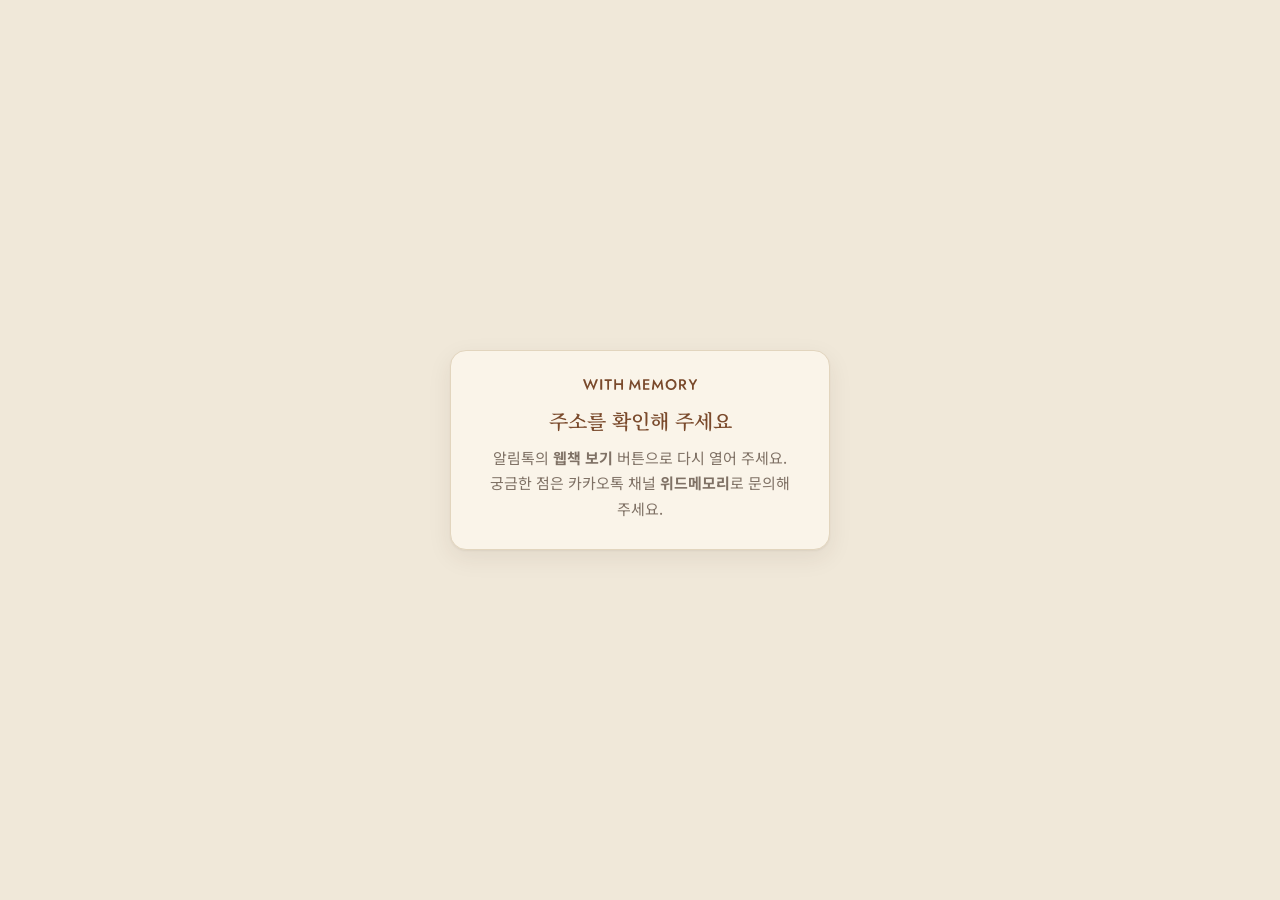
<file: book.html>
<!DOCTYPE html>
<html lang="ko">
<head>
<meta charset="utf-8">
<meta name="viewport" content="width=device-width,initial-scale=1,viewport-fit=cover">
<meta name="robots" content="noindex,nofollow">
<meta name="referrer" content="no-referrer">
<meta name="color-scheme" content="light">
<title>위드메모리 · 웹책</title>
<link rel="preconnect" href="https://fonts.googleapis.com">
<link rel="preconnect" href="https://fonts.gstatic.com" crossorigin>
<link rel="stylesheet" href="https://fonts.googleapis.com/css2?family=Noto+Sans+KR:wght@400;500;700&family=Noto+Serif+KR:wght@400;600&display=swap">
<style>
/* 위드메모리 웹책 — 밝은 톤 하나만 씀 (휴대폰이 다크 모드여도 그대로). 색은 download.html·form.html과 같은 갈색·베이지·흰색 */
:root{
  color-scheme:light;
  --bg:#f0e8d9;        /* 미색 바탕 */
  --paper:#faf4e9;     /* 아이보리 종이 */
  --ink:#4a3d33;       /* 진갈색 글씨 */
  --muted:#7f7165;
  --line:#e2d5be;
  --accent:#7a4a2c;    /* 갈색 */
  --accent2:#a0704f;
  --soft:#f2e8d6;
  --cover:#efe3cf;     /* 표지: 밝은 베이지 */
  --hl:rgba(160,112,79,.18);
  --shadow:0 1px 2px rgba(60,40,25,.06),0 8px 24px rgba(60,40,25,.08);
  --serif:'Noto Serif KR','AppleMyungjo',serif;
  --sans:-apple-system,BlinkMacSystemFont,'Apple SD Gothic Neo','Noto Sans KR','Malgun Gothic',sans-serif;
  --fs:18px;
}
*{box-sizing:border-box}
html,body{height:100%;margin:0}
body{background:var(--bg);color:var(--ink);font-family:var(--sans);font-size:var(--fs);overflow:hidden;word-break:keep-all;overflow-wrap:break-word;
  padding-top:env(safe-area-inset-top,0px);padding-bottom:env(safe-area-inset-bottom,0px)}
button{font:inherit;color:inherit}
:focus-visible{outline:2px solid var(--accent);outline-offset:2px;border-radius:6px}
[hidden]{display:none!important}

.app{height:100%;max-width:520px;margin:0 auto;display:flex;flex-direction:column;padding:10px max(16px,env(safe-area-inset-right,0px)) 12px max(16px,env(safe-area-inset-left,0px));position:relative}
.bar{display:flex;align-items:center;gap:8px;min-height:44px}
.logo{height:11px;width:auto;color:var(--accent);flex:none}
.bar .count{margin-left:auto;font-size:13px;color:var(--muted);font-variant-numeric:tabular-nums}
.icon-btn{border:1px solid var(--line);background:var(--paper);border-radius:999px;height:34px;min-width:34px;padding:0 12px;font-size:13px;cursor:pointer}
.icon-btn:hover{border-color:var(--accent2)}

.book{flex:1;position:relative;margin-top:8px;min-height:0}
.page{position:absolute;inset:0;background:var(--paper);border:1px solid var(--line);border-radius:14px;box-shadow:var(--shadow);overflow-y:auto;overscroll-behavior:contain;padding:28px 22px 32px}
.page.enter-r{animation:inR .3s ease}.page.enter-l{animation:inL .3s ease}
@keyframes inR{from{transform:translateX(20px);opacity:.4}to{transform:none;opacity:1}}
@keyframes inL{from{transform:translateX(-20px);opacity:.4}to{transform:none;opacity:1}}
@media (prefers-reduced-motion:reduce){.page.enter-r,.page.enter-l{animation:none}}

/* 표지 */
.page.cover{background:var(--cover);display:flex;flex-direction:column;padding:34px 28px}
.cover .frame{position:absolute;inset:12px;border:1px solid rgba(122,74,44,.25);border-radius:8px;pointer-events:none}
.cover .logo{height:12px}
.cover .spine{margin-top:auto;position:relative}
.cover .eyebrow{font-size:13px;letter-spacing:.1em;color:var(--accent2)}
.cover h1{font-family:var(--serif);font-weight:600;font-size:clamp(32px,9.5vw,42px);line-height:1.3;margin:14px 0 16px;color:var(--accent)}
.cover .who{font-size:15px;color:var(--muted);letter-spacing:.12em;margin:-6px 0 18px}
.cover .sub{font-family:var(--serif);font-size:16px;line-height:1.7;color:var(--ink)}
.cover .meta{margin-top:26px;border-top:1px solid rgba(122,74,44,.2);padding-top:14px;display:grid;grid-template-columns:auto 1fr;gap:6px 16px;font-size:13px;color:var(--muted)}
.cover .meta dd{margin:0;color:var(--ink);font-variant-numeric:tabular-nums}
.cover .open{margin-top:26px;align-self:flex-start;background:var(--accent);color:#fffdf9;border:0;border-radius:999px;padding:12px 24px;font-weight:700;cursor:pointer}

/* 차례 */
.toc h2,.end h2{font-family:var(--serif);font-weight:600;font-size:24px;margin:0 0 6px;color:var(--accent)}
.lead{color:var(--muted);font-size:14px;margin:0 0 18px;line-height:1.6}
.toc ol,.sheet ol{list-style:none;margin:0;padding:0}
.toc li button,.sheet li button{width:100%;text-align:left;background:none;border:0;border-top:1px solid var(--line);padding:13px 2px;display:grid;grid-template-columns:62px 1fr auto;gap:10px;align-items:baseline;cursor:pointer}
.toc li:last-child button{border-bottom:1px solid var(--line)}
.no{font-size:12px;color:var(--muted);font-variant-numeric:tabular-nums}
.toc .q,.sheet .q{font-family:var(--serif);font-size:15.5px;line-height:1.5;min-width:0}
.kind{font-size:12px;color:var(--accent2);white-space:nowrap}
.edh{font-size:12px;font-weight:700;color:var(--accent);letter-spacing:.06em;margin:18px 0 4px}
.edh:first-of-type{margin-top:0}

/* 질문 쪽 */
.qno{font-size:12px;letter-spacing:.06em;color:var(--muted);font-variant-numeric:tabular-nums}
.qtitle{font-family:var(--serif);font-weight:600;font-size:calc(var(--fs) + 5px);line-height:1.5;margin:10px 0 8px;color:var(--ink)}
.qmeta{font-size:13px;color:var(--muted);display:flex;flex-wrap:wrap;gap:4px 12px;margin-bottom:18px}
.answer{line-height:1.95;margin:0;white-space:pre-line}
.answer .s{border-radius:4px;transition:background .2s;-webkit-box-decoration-break:clone;box-decoration-break:clone}
.answer.click .s{cursor:pointer}
.answer.click .s:hover{background:var(--soft)}
.answer .s.on{background:var(--hl)}
.sign{margin-top:22px;text-align:right;font-family:var(--serif);font-size:14px;color:var(--muted)}

.player{display:grid;grid-template-columns:auto 1fr auto;align-items:center;gap:12px;background:var(--soft);border-radius:12px;padding:10px 12px;margin-bottom:20px}
.play{width:44px;height:44px;border-radius:50%;border:0;background:var(--accent);color:#fffdf9;cursor:pointer;display:grid;place-items:center}
.play svg{width:18px;height:18px;fill:currentColor}
.play[disabled]{opacity:.5;cursor:default}
.track{min-width:0}
.track .label{font-size:13px;margin-bottom:6px;display:flex;justify-content:space-between;gap:8px}
.track .label span{white-space:nowrap}.track .label span:first-child{overflow:hidden;text-overflow:ellipsis;min-width:0}
.track .label span:last-child{font-variant-numeric:tabular-nums;color:var(--muted)}
.bar-bg{height:6px;background:var(--line);border-radius:3px;overflow:hidden;cursor:pointer}
.bar-fg{height:100%;width:0;background:var(--accent2);border-radius:3px}
.speed{border:1px solid var(--line);background:var(--paper);border-radius:999px;font-size:12px;padding:6px 10px;cursor:pointer;font-variant-numeric:tabular-nums}

.hand-img{display:block;width:100%;height:auto;border:1px solid var(--line);border-radius:8px;background:#fff;margin-bottom:8px}
.photo{background:#fff;padding:10px 10px 12px;border-radius:4px;box-shadow:var(--shadow);border:1px solid var(--line);margin:6px 2px 22px}
.photo img{display:block;width:100%;height:auto;border-radius:2px}
.ph-wait{aspect-ratio:4/3;background:var(--soft);border-radius:8px;display:grid;place-items:center;color:var(--muted);font-size:13px}

/* 마지막 쪽 */
.end p{line-height:1.8;margin:0 0 14px}
.stat{display:grid;grid-template-columns:repeat(3,1fr);gap:8px;margin:18px 0 22px}
.stat div{background:var(--soft);border-radius:10px;padding:12px 8px;text-align:center}
.stat b{display:block;font-family:var(--serif);font-size:18px;color:var(--accent);white-space:nowrap;font-variant-numeric:tabular-nums}
.stat span{font-size:12px;color:var(--muted)}
.small{font-size:13px;color:var(--muted);line-height:1.7}

.nav{display:grid;grid-template-columns:auto 1fr auto;gap:12px;align-items:center;margin-top:12px}
.nav button{width:44px;height:44px;border-radius:50%;border:1px solid var(--line);background:var(--paper);cursor:pointer;font-size:18px;color:var(--accent)}
.nav button:disabled{opacity:.35;cursor:default}
.prog{display:grid;gap:5px}
.prog .t{font-size:12px;color:var(--muted);text-align:center}
.prog .b{height:4px;border-radius:2px;background:var(--line);overflow:hidden}
.prog .b i{display:block;height:100%;background:var(--accent2);width:0;transition:width .3s}

.sheet{position:absolute;left:max(16px,env(safe-area-inset-left,0px));right:max(16px,env(safe-area-inset-right,0px));top:56px;z-index:5;background:var(--paper);border:1px solid var(--line);border-radius:12px;box-shadow:var(--shadow);padding:14px;max-height:70%;overflow-y:auto}
.sheet h3{margin:0 0 10px;font-size:14px}
.sizes{display:flex;gap:8px}
.sizes button{flex:1;border:1px solid var(--line);background:var(--paper);border-radius:10px;padding:10px 0;cursor:pointer;font-family:var(--serif)}
.sizes button[aria-pressed="true"]{border-color:var(--accent2);background:var(--soft);font-weight:600}

/* 비밀번호 */
.lockf{display:grid;gap:10px;margin-top:16px;text-align:left}
.lockf label{font-size:13px;font-weight:500;color:var(--ink)}
.lockf input{font:inherit;font-size:24px;letter-spacing:.5em;text-align:center;padding:10px 10px 10px 18px;border:1px solid var(--line);border-radius:10px;background:var(--bg);color:var(--ink);width:100%;font-variant-numeric:tabular-nums}
.lockf input:focus{outline:2px solid var(--accent2);outline-offset:1px}
.lockf .err{color:#b3261e;font-size:13px;min-height:1.2em;margin:0}
.btn{border:0;background:var(--accent);color:#fffdf9;border-radius:999px;padding:12px 18px;font-size:15px;font-weight:700;cursor:pointer}
.btn[disabled]{opacity:.6;cursor:default}
.btn.line{background:var(--paper);color:var(--accent);border:1px solid var(--accent2)}
.pdfbox{border:1px solid var(--line);border-radius:12px;padding:14px;margin:0 0 18px;display:grid;gap:8px}
.pdfbox .small{margin:0}
/* 안내 화면 (불러오는 중 · 만료 · 오류) */
.msg{position:absolute;inset:0;display:grid;place-items:center;padding:24px 16px;background:var(--bg);z-index:10}
.msg .card{background:var(--paper);border:1px solid var(--line);border-radius:16px;box-shadow:var(--shadow);padding:28px 22px;width:min(100%,380px);text-align:center}
.msg .logo{height:11px;margin:0 auto 16px;display:block}
.msg h2{font-family:var(--serif);font-weight:600;font-size:20px;margin:0 0 10px;color:var(--accent)}
.msg p{margin:0;font-size:15px;color:var(--muted);line-height:1.7}
.spin{width:28px;height:28px;border:3px solid var(--line);border-top-color:var(--accent2);border-radius:50%;margin:4px auto 14px;animation:sp 1s linear infinite}
@keyframes sp{to{transform:rotate(360deg)}}
</style>
<link rel="stylesheet" href="ux.css">
</head>
<body>
<div class="app" id="app">
  <header class="bar">
    <svg class="logo" viewBox="15.094 13.951 111.297 10.718" aria-label="WITH MEMORY" role="img"><path d="M 19.0625 24.605469 C 19.035156 24.570312 18.941406 24.367188 18.859375 24.15625 C 18.777344 23.945312 18.667969 23.675781 18.621094 23.558594 C 18.398438 23.035156 18.167969 22.457031 18.101562 22.257812 C 18.0625 22.136719 17.957031 21.867188 17.867188 21.652344 C 17.78125 21.441406 17.664062 21.136719 17.613281 20.980469 C 17.515625 20.679688 17.417969 20.429688 16.8125 18.957031 C 16.714844 18.71875 16.59375 18.402344 16.546875 18.257812 C 16.5 18.109375 16.382812 17.8125 16.285156 17.589844 C 16.191406 17.367188 16.113281 17.160156 16.113281 17.125 C 16.113281 17.089844 16.035156 16.878906 15.941406 16.660156 C 15.84375 16.4375 15.726562 16.148438 15.679688 16.015625 C 15.636719 15.882812 15.472656 15.472656 15.324219 15.101562 C 14.933594 14.144531 14.9375 14.140625 16.148438 14.167969 C 17.039062 14.191406 17.023438 14.179688 17.332031 15.007812 C 17.710938 16.046875 17.800781 16.296875 17.871094 16.523438 C 17.953125 16.804688 17.972656 16.847656 18.640625 18.691406 C 18.816406 19.179688 19.003906 19.691406 19.050781 19.824219 C 19.269531 20.449219 19.320312 20.546875 19.425781 20.558594 C 19.566406 20.582031 19.722656 20.332031 19.960938 19.703125 C 20.066406 19.425781 20.253906 18.945312 20.378906 18.640625 C 20.652344 17.976562 20.988281 17.117188 21.175781 16.605469 C 21.25 16.398438 21.367188 16.109375 21.433594 15.960938 C 21.503906 15.8125 21.558594 15.667969 21.558594 15.636719 C 21.558594 15.605469 21.65625 15.367188 21.773438 15.101562 C 21.894531 14.839844 22.003906 14.550781 22.019531 14.460938 C 22.121094 13.933594 22.503906 13.914062 22.667969 14.425781 C 22.703125 14.53125 22.792969 14.769531 22.871094 14.957031 C 22.949219 15.140625 23.097656 15.5 23.195312 15.75 C 23.296875 16.003906 23.511719 16.535156 23.675781 16.933594 C 23.839844 17.328125 24.03125 17.804688 24.097656 17.992188 C 24.164062 18.175781 24.269531 18.4375 24.328125 18.570312 C 24.386719 18.703125 24.492188 18.960938 24.558594 19.148438 C 24.773438 19.734375 25.121094 20.496094 25.203125 20.554688 C 25.390625 20.695312 25.476562 20.527344 25.984375 19.003906 C 26.144531 18.527344 26.371094 17.867188 26.488281 17.535156 C 26.605469 17.203125 26.824219 16.585938 26.976562 16.160156 C 27.125 15.738281 27.296875 15.25 27.363281 15.078125 C 27.425781 14.90625 27.492188 14.703125 27.507812 14.628906 C 27.523438 14.558594 27.597656 14.425781 27.675781 14.339844 L 27.8125 14.183594 L 28.589844 14.171875 C 29.402344 14.152344 29.605469 14.195312 29.605469 14.378906 C 29.605469 14.46875 29.359375 15.207031 29.179688 15.65625 C 28.964844 16.195312 28.789062 16.644531 28.613281 17.101562 C 28.335938 17.832031 28.160156 18.277344 28.042969 18.546875 C 27.980469 18.691406 27.824219 19.082031 27.699219 19.414062 C 27.574219 19.746094 27.40625 20.179688 27.328125 20.375 C 27.246094 20.574219 27.121094 20.902344 27.050781 21.097656 C 26.933594 21.421875 26.800781 21.757812 26.515625 22.449219 C 26.464844 22.566406 26.304688 22.980469 26.160156 23.363281 C 25.664062 24.65625 25.628906 24.722656 25.445312 24.648438 C 25.359375 24.617188 24.78125 23.445312 24.523438 22.785156 C 24.4375 22.558594 24.296875 22.242188 24.21875 22.082031 C 24.136719 21.921875 23.992188 21.589844 23.898438 21.339844 C 23.800781 21.085938 23.585938 20.589844 23.417969 20.230469 C 23.25 19.875 23.054688 19.429688 22.980469 19.246094 C 22.457031 17.875 22.21875 17.878906 21.703125 19.261719 C 21.628906 19.464844 21.449219 19.878906 21.304688 20.183594 C 21.160156 20.488281 20.980469 20.902344 20.910156 21.097656 C 20.835938 21.296875 20.671875 21.675781 20.542969 21.941406 C 20.417969 22.207031 20.246094 22.59375 20.164062 22.800781 C 20.03125 23.136719 19.734375 23.78125 19.421875 24.425781 C 19.3125 24.652344 19.164062 24.726562 19.0625 24.605469 Z M 32.09375 24.425781 C 31.882812 24.335938 31.886719 24.390625 31.886719 19.324219 L 31.886719 14.457031 L 32 14.320312 L 32.117188 14.183594 L 33.578125 14.183594 L 33.691406 14.316406 C 33.863281 14.511719 33.867188 14.730469 33.851562 19.6875 L 33.835938 24.230469 L 33.726562 24.339844 C 33.605469 24.457031 32.332031 24.527344 32.09375 24.425781 Z M 38.964844 24.425781 C 38.78125 24.347656 38.78125 24.3125 38.753906 20.199219 L 38.730469 16.140625 L 38.621094 16.03125 C 38.515625 15.921875 38.484375 15.917969 37.40625 15.90625 L 36.300781 15.890625 L 36.203125 15.765625 C 36.058594 15.585938 36.054688 14.472656 36.199219 14.300781 L 36.289062 14.183594 L 42.992188 14.183594 L 43.125 14.316406 C 43.246094 14.4375 43.257812 14.484375 43.277344 14.902344 C 43.316406 15.847656 43.253906 15.894531 41.941406 15.894531 C 40.914062 15.894531 40.625 15.933594 40.554688 16.078125 C 40.53125 16.125 40.503906 17.988281 40.488281 20.21875 C 40.46875 24.027344 40.460938 24.28125 40.378906 24.363281 C 40.28125 24.460938 39.164062 24.511719 38.964844 24.425781 Z M 45.8125 24.425781 C 45.558594 24.324219 45.570312 24.59375 45.570312 19.304688 L 45.570312 14.394531 L 45.710938 14.273438 C 45.847656 14.15625 45.867188 14.15625 46.492188 14.167969 C 47.390625 14.191406 47.300781 13.984375 47.328125 16.136719 C 47.351562 17.761719 47.363281 17.921875 47.441406 18.003906 C 47.585938 18.148438 52.027344 18.160156 52.210938 18.015625 L 52.339844 17.914062 L 52.339844 16.265625 C 52.339844 14.042969 52.292969 14.160156 53.230469 14.160156 C 53.878906 14.160156 53.996094 14.195312 54.070312 14.40625 C 54.140625 14.613281 54.144531 23.933594 54.074219 24.191406 C 54.003906 24.441406 53.867188 24.484375 53.164062 24.464844 C 52.636719 24.449219 52.574219 24.4375 52.476562 24.339844 L 52.363281 24.230469 L 52.339844 22.136719 C 52.320312 20.210938 52.308594 20.035156 52.230469 19.957031 C 52.140625 19.867188 48.253906 19.792969 47.722656 19.871094 C 47.308594 19.933594 47.328125 19.820312 47.328125 22.109375 C 47.328125 24.292969 47.324219 24.335938 47.074219 24.421875 C 46.90625 24.480469 45.953125 24.484375 45.8125 24.425781 Z M 60.234375 24.441406 C 59.972656 24.335938 59.933594 24.128906 60.089844 23.675781 C 60.164062 23.464844 60.183594 23.273438 60.183594 22.875 C 60.183594 22.488281 60.210938 22.28125 60.277344 22.074219 C 60.339844 21.890625 60.378906 21.597656 60.394531 21.195312 C 60.414062 20.753906 60.449219 20.527344 60.519531 20.339844 C 60.597656 20.140625 60.617188 19.976562 60.617188 19.554688 C 60.617188 19.136719 60.640625 18.96875 60.71875 18.75 C 60.792969 18.546875 60.828125 18.316406 60.84375 17.871094 C 60.859375 17.449219 60.894531 17.191406 60.960938 17.015625 C 61.03125 16.824219 61.054688 16.628906 61.054688 16.238281 C 61.054688 15.8125 61.074219 15.648438 61.171875 15.347656 C 61.261719 15.078125 61.292969 14.871094 61.292969 14.589844 C 61.292969 13.867188 61.492188 13.804688 61.859375 14.414062 C 62.265625 15.09375 62.414062 15.328125 62.671875 15.726562 C 62.808594 15.9375 62.964844 16.199219 63.019531 16.304688 C 63.070312 16.410156 63.195312 16.617188 63.292969 16.761719 C 63.390625 16.910156 63.539062 17.160156 63.617188 17.316406 C 63.699219 17.476562 63.820312 17.683594 63.890625 17.773438 C 63.964844 17.867188 64.117188 18.105469 64.230469 18.304688 C 64.34375 18.503906 64.507812 18.765625 64.59375 18.882812 C 64.679688 19.003906 64.832031 19.261719 64.9375 19.460938 C 65.570312 20.652344 65.617188 20.636719 66.640625 18.882812 C 66.832031 18.550781 67.070312 18.160156 67.167969 18.015625 C 67.269531 17.871094 67.433594 17.597656 67.535156 17.414062 C 67.636719 17.226562 67.789062 16.988281 67.871094 16.878906 C 67.953125 16.773438 68.09375 16.542969 68.179688 16.375 C 68.265625 16.203125 68.410156 15.957031 68.496094 15.824219 C 68.582031 15.691406 68.828125 15.300781 69.042969 14.957031 C 69.566406 14.113281 69.574219 14.105469 69.6875 14.121094 C 69.929688 14.160156 70.058594 14.597656 70.0625 15.414062 C 70.0625 15.652344 70.097656 15.875 70.160156 16.054688 C 70.230469 16.261719 70.253906 16.449219 70.253906 16.835938 C 70.253906 17.230469 70.277344 17.40625 70.355469 17.621094 C 70.429688 17.824219 70.460938 18.0625 70.480469 18.523438 C 70.5 18.925781 70.535156 19.207031 70.582031 19.316406 C 70.628906 19.421875 70.671875 19.738281 70.695312 20.160156 C 70.722656 20.644531 70.757812 20.910156 70.828125 21.097656 C 70.902344 21.300781 70.925781 21.484375 70.929688 21.875 C 70.929688 22.238281 70.957031 22.472656 71.019531 22.671875 C 71.078125 22.859375 71.117188 23.164062 71.132812 23.59375 C 71.167969 24.464844 71.1875 24.441406 70.375 24.464844 C 69.507812 24.488281 69.386719 24.414062 69.386719 23.867188 C 69.386719 23.71875 69.34375 23.480469 69.289062 23.328125 C 69.207031 23.109375 69.179688 22.878906 69.152344 22.257812 C 69.128906 21.765625 69.089844 21.40625 69.050781 21.316406 C 69.007812 21.226562 68.972656 20.882812 68.953125 20.402344 C 68.929688 19.738281 68.90625 19.570312 68.789062 19.203125 C 68.589844 18.589844 68.5 18.59375 68.183594 19.222656 C 68.082031 19.425781 67.945312 19.652344 67.878906 19.730469 C 67.816406 19.808594 67.671875 20.042969 67.554688 20.257812 C 67.441406 20.46875 67.273438 20.75 67.183594 20.882812 C 67.09375 21.011719 66.941406 21.261719 66.847656 21.433594 C 66.589844 21.898438 66.039062 22.832031 65.898438 23.039062 C 65.648438 23.410156 65.429688 23.320312 65.121094 22.71875 C 65.023438 22.53125 64.832031 22.191406 64.691406 21.96875 C 64.160156 21.097656 63.863281 20.59375 63.601562 20.144531 C 63.453125 19.886719 63.253906 19.546875 63.160156 19.390625 C 63.066406 19.230469 62.933594 19.007812 62.863281 18.894531 C 62.5625 18.390625 62.394531 18.648438 62.355469 19.679688 C 62.335938 20.207031 62.304688 20.488281 62.257812 20.570312 C 62.210938 20.652344 62.179688 20.941406 62.15625 21.507812 C 62.132812 22.117188 62.101562 22.382812 62.039062 22.546875 C 61.980469 22.703125 61.945312 22.964844 61.925781 23.496094 C 61.886719 24.480469 61.917969 24.445312 60.992188 24.457031 C 60.613281 24.464844 60.273438 24.457031 60.234375 24.441406 Z M 73.851562 24.425781 C 73.644531 24.339844 73.640625 24.265625 73.65625 19.179688 L 73.671875 14.34375 L 73.785156 14.253906 C 73.957031 14.113281 79.5625 14.132812 79.703125 14.269531 C 79.839844 14.410156 79.859375 15.394531 79.726562 15.558594 L 79.628906 15.679688 L 77.628906 15.703125 C 75.75 15.726562 75.625 15.734375 75.53125 15.820312 C 75.394531 15.941406 75.371094 17.855469 75.503906 17.988281 C 75.546875 18.03125 75.585938 18.070312 75.589844 18.074219 C 75.59375 18.078125 76.449219 18.097656 77.488281 18.109375 C 79.214844 18.132812 79.382812 18.144531 79.460938 18.222656 C 79.601562 18.359375 79.617188 19.347656 79.484375 19.511719 L 79.386719 19.628906 L 77.511719 19.652344 C 75.75 19.675781 75.625 19.683594 75.53125 19.769531 C 75.425781 19.863281 75.367188 22.617188 75.464844 22.765625 C 75.566406 22.917969 75.722656 22.929688 77.644531 22.929688 L 79.578125 22.929688 L 79.695312 23.046875 C 79.855469 23.210938 79.875 24.144531 79.722656 24.335938 L 79.628906 24.449219 L 76.792969 24.457031 C 75.210938 24.464844 73.914062 24.449219 73.851562 24.425781 Z M 82.425781 24.425781 C 82.207031 24.332031 82.140625 23.820312 82.296875 23.40625 C 82.347656 23.273438 82.390625 22.953125 82.410156 22.519531 C 82.4375 22.042969 82.472656 21.789062 82.53125 21.652344 C 82.59375 21.515625 82.625 21.273438 82.648438 20.785156 C 82.667969 20.34375 82.703125 20.070312 82.746094 19.992188 C 82.792969 19.914062 82.828125 19.632812 82.851562 19.195312 C 82.875 18.703125 82.910156 18.449219 82.984375 18.246094 C 83.0625 18.03125 83.085938 17.855469 83.085938 17.460938 C 83.085938 17.066406 83.105469 16.890625 83.183594 16.675781 C 83.257812 16.476562 83.296875 16.214844 83.320312 15.726562 C 83.347656 15.277344 83.386719 14.992188 83.4375 14.875 C 83.484375 14.773438 83.519531 14.613281 83.523438 14.511719 C 83.539062 13.90625 83.84375 13.953125 84.179688 14.613281 C 84.246094 14.746094 84.421875 15.042969 84.570312 15.277344 C 84.722656 15.507812 84.96875 15.910156 85.125 16.167969 C 85.277344 16.429688 85.476562 16.761719 85.566406 16.90625 C 85.65625 17.054688 85.832031 17.355469 85.960938 17.574219 C 86.085938 17.796875 86.257812 18.066406 86.339844 18.175781 C 86.417969 18.285156 86.558594 18.507812 86.648438 18.667969 C 86.734375 18.824219 86.910156 19.117188 87.035156 19.316406 C 87.160156 19.515625 87.34375 19.824219 87.441406 20.003906 C 87.730469 20.535156 87.890625 20.507812 88.246094 19.851562 C 88.355469 19.648438 88.492188 19.421875 88.550781 19.339844 C 88.613281 19.261719 88.707031 19.101562 88.765625 18.984375 C 88.824219 18.871094 89 18.578125 89.152344 18.335938 C 89.304688 18.09375 89.570312 17.667969 89.742188 17.390625 C 89.914062 17.109375 90.121094 16.773438 90.203125 16.644531 C 90.285156 16.511719 90.457031 16.21875 90.582031 15.992188 C 90.703125 15.765625 90.886719 15.472656 90.984375 15.339844 C 91.082031 15.210938 91.246094 14.953125 91.34375 14.773438 C 91.710938 14.109375 91.953125 13.949219 92.046875 14.316406 C 92.078125 14.429688 92.144531 14.648438 92.195312 14.800781 C 92.265625 15.007812 92.289062 15.210938 92.289062 15.601562 C 92.289062 15.96875 92.3125 16.1875 92.367188 16.335938 C 92.414062 16.464844 92.460938 16.796875 92.484375 17.195312 C 92.507812 17.636719 92.554688 17.945312 92.621094 18.152344 C 92.695312 18.382812 92.722656 18.582031 92.722656 18.960938 C 92.722656 19.351562 92.742188 19.523438 92.824219 19.738281 C 92.898438 19.945312 92.933594 20.1875 92.957031 20.691406 C 92.976562 21.128906 93.015625 21.40625 93.058594 21.484375 C 93.101562 21.5625 93.136719 21.839844 93.160156 22.28125 C 93.179688 22.738281 93.214844 23.011719 93.269531 23.136719 C 93.46875 23.585938 93.414062 24.308594 93.175781 24.417969 C 92.933594 24.527344 91.925781 24.488281 91.789062 24.363281 C 91.574219 24.164062 91.429688 23.542969 91.410156 22.714844 C 91.394531 22.144531 91.371094 21.949219 91.300781 21.796875 C 91.234375 21.648438 91.207031 21.425781 91.179688 20.808594 C 91.160156 20.332031 91.125 19.957031 91.085938 19.871094 C 91.050781 19.792969 90.996094 19.5 90.96875 19.21875 C 90.917969 18.765625 90.902344 18.714844 90.816406 18.699219 C 90.707031 18.683594 90.308594 19.230469 90.046875 19.753906 C 89.972656 19.898438 89.8125 20.167969 89.6875 20.355469 C 89.558594 20.539062 89.386719 20.832031 89.300781 21.003906 C 89.214844 21.175781 89.082031 21.390625 89.011719 21.484375 C 88.9375 21.578125 88.792969 21.828125 88.683594 22.039062 C 88.164062 23.078125 87.8125 23.40625 87.570312 23.089844 C 87.378906 22.84375 87.125 22.429688 86.957031 22.097656 C 86.867188 21.917969 86.695312 21.628906 86.574219 21.453125 C 86.453125 21.277344 86.300781 21.027344 86.238281 20.902344 C 86.171875 20.773438 86.003906 20.488281 85.863281 20.269531 C 85.722656 20.050781 85.511719 19.691406 85.394531 19.46875 C 84.890625 18.515625 84.625 18.453125 84.625 19.28125 C 84.625 19.574219 84.59375 19.796875 84.507812 20.085938 C 84.40625 20.425781 84.386719 20.589844 84.382812 21.121094 C 84.382812 21.570312 84.359375 21.804688 84.304688 21.941406 C 84.257812 22.070312 84.21875 22.402344 84.195312 22.929688 C 84.15625 23.78125 84.0625 24.164062 83.851562 24.355469 C 83.738281 24.460938 82.632812 24.511719 82.425781 24.425781 Z M 99.929688 24.570312 C 99.785156 24.523438 99.554688 24.460938 99.421875 24.433594 C 99.085938 24.363281 98.449219 24.128906 98.214844 23.988281 C 97.644531 23.648438 96.996094 23.105469 96.839844 22.839844 C 96.78125 22.746094 96.652344 22.566406 96.554688 22.445312 C 96.324219 22.164062 95.957031 21.4375 95.863281 21.066406 C 95.820312 20.90625 95.753906 20.699219 95.714844 20.601562 C 95.609375 20.355469 95.613281 18.417969 95.714844 18.136719 C 95.753906 18.03125 95.816406 17.808594 95.855469 17.644531 C 96.070312 16.75 96.539062 16.085938 97.648438 15.113281 C 98.003906 14.800781 99.203125 14.226562 99.644531 14.15625 C 99.796875 14.132812 100.011719 14.078125 100.128906 14.035156 C 100.457031 13.914062 101.402344 13.925781 101.824219 14.058594 C 102.007812 14.113281 102.207031 14.160156 102.265625 14.160156 C 102.535156 14.160156 103.5 14.601562 103.871094 14.894531 C 103.996094 14.992188 104.195312 15.132812 104.3125 15.203125 C 104.859375 15.53125 105.53125 16.375 105.792969 17.054688 C 106.027344 17.671875 106.144531 18.101562 106.144531 18.363281 C 106.144531 18.511719 106.175781 18.792969 106.21875 18.980469 C 106.28125 19.289062 106.28125 19.355469 106.21875 19.605469 C 106.175781 19.757812 106.144531 20.050781 106.144531 20.257812 C 106.144531 20.785156 105.898438 21.542969 105.5625 22.0625 C 105.46875 22.207031 105.324219 22.4375 105.238281 22.570312 C 105.003906 22.949219 104.15625 23.707031 103.734375 23.917969 C 103.113281 24.230469 102.613281 24.425781 102.3125 24.46875 C 102.15625 24.492188 101.945312 24.546875 101.847656 24.589844 C 101.578125 24.703125 100.296875 24.6875 99.929688 24.570312 Z M 102.292969 22.65625 C 103.875 21.882812 104.71875 20.058594 104.246094 18.425781 C 103.953125 17.414062 103.875 17.257812 103.410156 16.796875 C 102.785156 16.179688 102.496094 15.996094 102 15.902344 C 101.855469 15.875 101.640625 15.820312 101.523438 15.777344 C 101.226562 15.671875 100.625 15.679688 100.277344 15.796875 C 100.125 15.847656 99.925781 15.902344 99.832031 15.921875 C 99.273438 16.035156 98.355469 16.691406 98.066406 17.179688 C 97.867188 17.519531 97.617188 18.246094 97.617188 18.480469 C 97.617188 18.597656 97.582031 18.832031 97.539062 19.003906 C 97.46875 19.285156 97.46875 19.335938 97.539062 19.617188 C 97.582031 19.785156 97.617188 20.023438 97.617188 20.148438 C 97.617188 20.402344 97.859375 21.085938 98.023438 21.28125 C 98.082031 21.355469 98.183594 21.511719 98.253906 21.632812 C 98.425781 21.933594 99.128906 22.484375 99.582031 22.675781 C 100.167969 22.921875 100.210938 22.929688 101.011719 22.917969 L 101.785156 22.90625 Z M 108.960938 24.417969 C 108.722656 24.328125 108.726562 24.425781 108.738281 19.234375 C 108.753906 14.628906 108.757812 14.351562 108.839844 14.269531 C 108.976562 14.132812 112.171875 14.117188 112.628906 14.25 C 112.800781 14.304688 113.0625 14.371094 113.207031 14.398438 C 114.070312 14.578125 114.839844 15.195312 115.257812 16.046875 L 115.527344 16.59375 L 115.511719 17.414062 L 115.5 18.234375 L 115.3125 18.609375 C 115.082031 19.085938 114.382812 19.867188 114.015625 20.066406 C 113.585938 20.292969 113.5 20.371094 113.5 20.515625 C 113.5 20.644531 113.726562 21.054688 113.832031 21.121094 C 113.863281 21.140625 114.007812 21.332031 114.152344 21.550781 C 114.484375 22.042969 114.589844 22.203125 114.785156 22.488281 C 114.871094 22.613281 115.019531 22.828125 115.117188 22.972656 C 115.210938 23.113281 115.363281 23.308594 115.449219 23.40625 C 115.535156 23.5 115.695312 23.738281 115.8125 23.933594 C 116.109375 24.441406 116.097656 24.449219 115.019531 24.449219 C 114.015625 24.449219 114.058594 24.46875 113.585938 23.769531 C 113.410156 23.507812 113.199219 23.195312 113.117188 23.074219 C 113.035156 22.957031 112.855469 22.679688 112.714844 22.460938 C 112.578125 22.242188 112.414062 21.992188 112.359375 21.90625 C 112.300781 21.820312 112.191406 21.65625 112.117188 21.542969 C 111.574219 20.707031 111.273438 20.472656 110.851562 20.539062 C 110.480469 20.601562 110.488281 20.550781 110.472656 22.519531 C 110.453125 24.636719 110.53125 24.445312 109.675781 24.457031 C 109.351562 24.464844 109.03125 24.445312 108.960938 24.417969 Z M 112.046875 19.074219 C 112.214844 19.023438 112.417969 18.980469 112.503906 18.976562 C 112.988281 18.972656 113.746094 18.039062 113.753906 17.441406 C 113.757812 16.773438 113.425781 16.300781 112.691406 15.9375 L 112.269531 15.726562 L 111.554688 15.710938 C 110.429688 15.6875 110.5 15.589844 110.472656 17.171875 C 110.453125 18.5625 110.480469 18.949219 110.613281 19.082031 C 110.746094 19.214844 111.613281 19.210938 112.046875 19.074219 Z M 121.5625 24.441406 C 121.3125 24.386719 121.308594 24.363281 121.304688 22.234375 C 121.304688 20.121094 121.300781 20.066406 121.058594 19.746094 C 120.988281 19.65625 120.839844 19.398438 120.730469 19.171875 C 120.617188 18.949219 120.476562 18.699219 120.417969 18.617188 C 120.355469 18.539062 120.214844 18.300781 120.101562 18.089844 C 119.988281 17.875 119.792969 17.550781 119.671875 17.367188 C 119.546875 17.179688 119.34375 16.832031 119.214844 16.59375 C 119.085938 16.355469 118.933594 16.097656 118.871094 16.015625 C 118.8125 15.9375 118.683594 15.710938 118.585938 15.511719 C 118.488281 15.3125 118.320312 15.03125 118.21875 14.886719 C 117.792969 14.265625 117.875 14.183594 118.917969 14.183594 L 119.714844 14.183594 L 119.886719 14.355469 C 120.003906 14.464844 120.214844 14.824219 120.507812 15.414062 C 120.753906 15.902344 121.117188 16.578125 121.316406 16.90625 C 121.515625 17.238281 121.753906 17.660156 121.84375 17.839844 C 122.1875 18.535156 122.328125 18.390625 123.476562 16.191406 C 124.5625 14.105469 124.480469 14.191406 125.457031 14.167969 C 126.589844 14.144531 126.640625 14.296875 125.886719 15.40625 C 125.785156 15.558594 125.578125 15.90625 125.429688 16.183594 C 125.277344 16.460938 125.09375 16.773438 125.023438 16.882812 C 124.949219 16.988281 124.796875 17.25 124.683594 17.460938 C 124.570312 17.671875 124.429688 17.914062 124.371094 17.992188 C 124.3125 18.070312 124.167969 18.308594 124.054688 18.523438 C 123.941406 18.734375 123.726562 19.101562 123.582031 19.339844 C 123.4375 19.578125 123.253906 19.90625 123.179688 20.0625 L 123.042969 20.351562 L 123.042969 22.285156 C 123.042969 24.65625 123.121094 24.445312 122.265625 24.457031 C 121.9375 24.460938 121.621094 24.453125 121.5625 24.441406 Z M 121.5625 24.441406" fill="currentColor"/></svg>
    <span class="count" id="count"></span>
    <button class="icon-btn" id="tocBtn" aria-expanded="false" aria-controls="tocSheet">목차</button>
    <button class="icon-btn" id="fontBtn" aria-expanded="false" aria-controls="fontSheet" aria-label="글자 크기">가<small>가</small></button>
  </header>

  <div class="sheet" id="fontSheet" hidden>
    <h3>글자 크기</h3>
    <div class="sizes" role="group" aria-label="글자 크기">
      <button data-fs="16" aria-pressed="false" style="font-size:15px">작게</button>
      <button data-fs="18" aria-pressed="true" style="font-size:17px">보통</button>
      <button data-fs="21" aria-pressed="false" style="font-size:20px">크게</button>
    </div>
  </div>
  <div class="sheet" id="tocSheet" hidden></div>

  <main class="book" id="book"></main>

  <nav class="nav" aria-label="페이지 넘기기">
    <button id="prev" aria-label="이전 쪽">‹</button>
    <div class="prog"><div class="t" id="progT"></div><div class="b"><i id="progB"></i></div></div>
    <button id="next" aria-label="다음 쪽">›</button>
  </nav>

  <div class="msg" id="msg">
    <div class="card">
      <svg class="logo" viewBox="15.094 13.951 111.297 10.718" aria-hidden="true"><path d="M 19.0625 24.605469 C 19.035156 24.570312 18.941406 24.367188 18.859375 24.15625 C 18.777344 23.945312 18.667969 23.675781 18.621094 23.558594 C 18.398438 23.035156 18.167969 22.457031 18.101562 22.257812 C 18.0625 22.136719 17.957031 21.867188 17.867188 21.652344 C 17.78125 21.441406 17.664062 21.136719 17.613281 20.980469 C 17.515625 20.679688 17.417969 20.429688 16.8125 18.957031 C 16.714844 18.71875 16.59375 18.402344 16.546875 18.257812 C 16.5 18.109375 16.382812 17.8125 16.285156 17.589844 C 16.191406 17.367188 16.113281 17.160156 16.113281 17.125 C 16.113281 17.089844 16.035156 16.878906 15.941406 16.660156 C 15.84375 16.4375 15.726562 16.148438 15.679688 16.015625 C 15.636719 15.882812 15.472656 15.472656 15.324219 15.101562 C 14.933594 14.144531 14.9375 14.140625 16.148438 14.167969 C 17.039062 14.191406 17.023438 14.179688 17.332031 15.007812 C 17.710938 16.046875 17.800781 16.296875 17.871094 16.523438 C 17.953125 16.804688 17.972656 16.847656 18.640625 18.691406 C 18.816406 19.179688 19.003906 19.691406 19.050781 19.824219 C 19.269531 20.449219 19.320312 20.546875 19.425781 20.558594 C 19.566406 20.582031 19.722656 20.332031 19.960938 19.703125 C 20.066406 19.425781 20.253906 18.945312 20.378906 18.640625 C 20.652344 17.976562 20.988281 17.117188 21.175781 16.605469 C 21.25 16.398438 21.367188 16.109375 21.433594 15.960938 C 21.503906 15.8125 21.558594 15.667969 21.558594 15.636719 C 21.558594 15.605469 21.65625 15.367188 21.773438 15.101562 C 21.894531 14.839844 22.003906 14.550781 22.019531 14.460938 C 22.121094 13.933594 22.503906 13.914062 22.667969 14.425781 C 22.703125 14.53125 22.792969 14.769531 22.871094 14.957031 C 22.949219 15.140625 23.097656 15.5 23.195312 15.75 C 23.296875 16.003906 23.511719 16.535156 23.675781 16.933594 C 23.839844 17.328125 24.03125 17.804688 24.097656 17.992188 C 24.164062 18.175781 24.269531 18.4375 24.328125 18.570312 C 24.386719 18.703125 24.492188 18.960938 24.558594 19.148438 C 24.773438 19.734375 25.121094 20.496094 25.203125 20.554688 C 25.390625 20.695312 25.476562 20.527344 25.984375 19.003906 C 26.144531 18.527344 26.371094 17.867188 26.488281 17.535156 C 26.605469 17.203125 26.824219 16.585938 26.976562 16.160156 C 27.125 15.738281 27.296875 15.25 27.363281 15.078125 C 27.425781 14.90625 27.492188 14.703125 27.507812 14.628906 C 27.523438 14.558594 27.597656 14.425781 27.675781 14.339844 L 27.8125 14.183594 L 28.589844 14.171875 C 29.402344 14.152344 29.605469 14.195312 29.605469 14.378906 C 29.605469 14.46875 29.359375 15.207031 29.179688 15.65625 C 28.964844 16.195312 28.789062 16.644531 28.613281 17.101562 C 28.335938 17.832031 28.160156 18.277344 28.042969 18.546875 C 27.980469 18.691406 27.824219 19.082031 27.699219 19.414062 C 27.574219 19.746094 27.40625 20.179688 27.328125 20.375 C 27.246094 20.574219 27.121094 20.902344 27.050781 21.097656 C 26.933594 21.421875 26.800781 21.757812 26.515625 22.449219 C 26.464844 22.566406 26.304688 22.980469 26.160156 23.363281 C 25.664062 24.65625 25.628906 24.722656 25.445312 24.648438 C 25.359375 24.617188 24.78125 23.445312 24.523438 22.785156 C 24.4375 22.558594 24.296875 22.242188 24.21875 22.082031 C 24.136719 21.921875 23.992188 21.589844 23.898438 21.339844 C 23.800781 21.085938 23.585938 20.589844 23.417969 20.230469 C 23.25 19.875 23.054688 19.429688 22.980469 19.246094 C 22.457031 17.875 22.21875 17.878906 21.703125 19.261719 C 21.628906 19.464844 21.449219 19.878906 21.304688 20.183594 C 21.160156 20.488281 20.980469 20.902344 20.910156 21.097656 C 20.835938 21.296875 20.671875 21.675781 20.542969 21.941406 C 20.417969 22.207031 20.246094 22.59375 20.164062 22.800781 C 20.03125 23.136719 19.734375 23.78125 19.421875 24.425781 C 19.3125 24.652344 19.164062 24.726562 19.0625 24.605469 Z M 32.09375 24.425781 C 31.882812 24.335938 31.886719 24.390625 31.886719 19.324219 L 31.886719 14.457031 L 32 14.320312 L 32.117188 14.183594 L 33.578125 14.183594 L 33.691406 14.316406 C 33.863281 14.511719 33.867188 14.730469 33.851562 19.6875 L 33.835938 24.230469 L 33.726562 24.339844 C 33.605469 24.457031 32.332031 24.527344 32.09375 24.425781 Z M 38.964844 24.425781 C 38.78125 24.347656 38.78125 24.3125 38.753906 20.199219 L 38.730469 16.140625 L 38.621094 16.03125 C 38.515625 15.921875 38.484375 15.917969 37.40625 15.90625 L 36.300781 15.890625 L 36.203125 15.765625 C 36.058594 15.585938 36.054688 14.472656 36.199219 14.300781 L 36.289062 14.183594 L 42.992188 14.183594 L 43.125 14.316406 C 43.246094 14.4375 43.257812 14.484375 43.277344 14.902344 C 43.316406 15.847656 43.253906 15.894531 41.941406 15.894531 C 40.914062 15.894531 40.625 15.933594 40.554688 16.078125 C 40.53125 16.125 40.503906 17.988281 40.488281 20.21875 C 40.46875 24.027344 40.460938 24.28125 40.378906 24.363281 C 40.28125 24.460938 39.164062 24.511719 38.964844 24.425781 Z M 45.8125 24.425781 C 45.558594 24.324219 45.570312 24.59375 45.570312 19.304688 L 45.570312 14.394531 L 45.710938 14.273438 C 45.847656 14.15625 45.867188 14.15625 46.492188 14.167969 C 47.390625 14.191406 47.300781 13.984375 47.328125 16.136719 C 47.351562 17.761719 47.363281 17.921875 47.441406 18.003906 C 47.585938 18.148438 52.027344 18.160156 52.210938 18.015625 L 52.339844 17.914062 L 52.339844 16.265625 C 52.339844 14.042969 52.292969 14.160156 53.230469 14.160156 C 53.878906 14.160156 53.996094 14.195312 54.070312 14.40625 C 54.140625 14.613281 54.144531 23.933594 54.074219 24.191406 C 54.003906 24.441406 53.867188 24.484375 53.164062 24.464844 C 52.636719 24.449219 52.574219 24.4375 52.476562 24.339844 L 52.363281 24.230469 L 52.339844 22.136719 C 52.320312 20.210938 52.308594 20.035156 52.230469 19.957031 C 52.140625 19.867188 48.253906 19.792969 47.722656 19.871094 C 47.308594 19.933594 47.328125 19.820312 47.328125 22.109375 C 47.328125 24.292969 47.324219 24.335938 47.074219 24.421875 C 46.90625 24.480469 45.953125 24.484375 45.8125 24.425781 Z M 60.234375 24.441406 C 59.972656 24.335938 59.933594 24.128906 60.089844 23.675781 C 60.164062 23.464844 60.183594 23.273438 60.183594 22.875 C 60.183594 22.488281 60.210938 22.28125 60.277344 22.074219 C 60.339844 21.890625 60.378906 21.597656 60.394531 21.195312 C 60.414062 20.753906 60.449219 20.527344 60.519531 20.339844 C 60.597656 20.140625 60.617188 19.976562 60.617188 19.554688 C 60.617188 19.136719 60.640625 18.96875 60.71875 18.75 C 60.792969 18.546875 60.828125 18.316406 60.84375 17.871094 C 60.859375 17.449219 60.894531 17.191406 60.960938 17.015625 C 61.03125 16.824219 61.054688 16.628906 61.054688 16.238281 C 61.054688 15.8125 61.074219 15.648438 61.171875 15.347656 C 61.261719 15.078125 61.292969 14.871094 61.292969 14.589844 C 61.292969 13.867188 61.492188 13.804688 61.859375 14.414062 C 62.265625 15.09375 62.414062 15.328125 62.671875 15.726562 C 62.808594 15.9375 62.964844 16.199219 63.019531 16.304688 C 63.070312 16.410156 63.195312 16.617188 63.292969 16.761719 C 63.390625 16.910156 63.539062 17.160156 63.617188 17.316406 C 63.699219 17.476562 63.820312 17.683594 63.890625 17.773438 C 63.964844 17.867188 64.117188 18.105469 64.230469 18.304688 C 64.34375 18.503906 64.507812 18.765625 64.59375 18.882812 C 64.679688 19.003906 64.832031 19.261719 64.9375 19.460938 C 65.570312 20.652344 65.617188 20.636719 66.640625 18.882812 C 66.832031 18.550781 67.070312 18.160156 67.167969 18.015625 C 67.269531 17.871094 67.433594 17.597656 67.535156 17.414062 C 67.636719 17.226562 67.789062 16.988281 67.871094 16.878906 C 67.953125 16.773438 68.09375 16.542969 68.179688 16.375 C 68.265625 16.203125 68.410156 15.957031 68.496094 15.824219 C 68.582031 15.691406 68.828125 15.300781 69.042969 14.957031 C 69.566406 14.113281 69.574219 14.105469 69.6875 14.121094 C 69.929688 14.160156 70.058594 14.597656 70.0625 15.414062 C 70.0625 15.652344 70.097656 15.875 70.160156 16.054688 C 70.230469 16.261719 70.253906 16.449219 70.253906 16.835938 C 70.253906 17.230469 70.277344 17.40625 70.355469 17.621094 C 70.429688 17.824219 70.460938 18.0625 70.480469 18.523438 C 70.5 18.925781 70.535156 19.207031 70.582031 19.316406 C 70.628906 19.421875 70.671875 19.738281 70.695312 20.160156 C 70.722656 20.644531 70.757812 20.910156 70.828125 21.097656 C 70.902344 21.300781 70.925781 21.484375 70.929688 21.875 C 70.929688 22.238281 70.957031 22.472656 71.019531 22.671875 C 71.078125 22.859375 71.117188 23.164062 71.132812 23.59375 C 71.167969 24.464844 71.1875 24.441406 70.375 24.464844 C 69.507812 24.488281 69.386719 24.414062 69.386719 23.867188 C 69.386719 23.71875 69.34375 23.480469 69.289062 23.328125 C 69.207031 23.109375 69.179688 22.878906 69.152344 22.257812 C 69.128906 21.765625 69.089844 21.40625 69.050781 21.316406 C 69.007812 21.226562 68.972656 20.882812 68.953125 20.402344 C 68.929688 19.738281 68.90625 19.570312 68.789062 19.203125 C 68.589844 18.589844 68.5 18.59375 68.183594 19.222656 C 68.082031 19.425781 67.945312 19.652344 67.878906 19.730469 C 67.816406 19.808594 67.671875 20.042969 67.554688 20.257812 C 67.441406 20.46875 67.273438 20.75 67.183594 20.882812 C 67.09375 21.011719 66.941406 21.261719 66.847656 21.433594 C 66.589844 21.898438 66.039062 22.832031 65.898438 23.039062 C 65.648438 23.410156 65.429688 23.320312 65.121094 22.71875 C 65.023438 22.53125 64.832031 22.191406 64.691406 21.96875 C 64.160156 21.097656 63.863281 20.59375 63.601562 20.144531 C 63.453125 19.886719 63.253906 19.546875 63.160156 19.390625 C 63.066406 19.230469 62.933594 19.007812 62.863281 18.894531 C 62.5625 18.390625 62.394531 18.648438 62.355469 19.679688 C 62.335938 20.207031 62.304688 20.488281 62.257812 20.570312 C 62.210938 20.652344 62.179688 20.941406 62.15625 21.507812 C 62.132812 22.117188 62.101562 22.382812 62.039062 22.546875 C 61.980469 22.703125 61.945312 22.964844 61.925781 23.496094 C 61.886719 24.480469 61.917969 24.445312 60.992188 24.457031 C 60.613281 24.464844 60.273438 24.457031 60.234375 24.441406 Z M 73.851562 24.425781 C 73.644531 24.339844 73.640625 24.265625 73.65625 19.179688 L 73.671875 14.34375 L 73.785156 14.253906 C 73.957031 14.113281 79.5625 14.132812 79.703125 14.269531 C 79.839844 14.410156 79.859375 15.394531 79.726562 15.558594 L 79.628906 15.679688 L 77.628906 15.703125 C 75.75 15.726562 75.625 15.734375 75.53125 15.820312 C 75.394531 15.941406 75.371094 17.855469 75.503906 17.988281 C 75.546875 18.03125 75.585938 18.070312 75.589844 18.074219 C 75.59375 18.078125 76.449219 18.097656 77.488281 18.109375 C 79.214844 18.132812 79.382812 18.144531 79.460938 18.222656 C 79.601562 18.359375 79.617188 19.347656 79.484375 19.511719 L 79.386719 19.628906 L 77.511719 19.652344 C 75.75 19.675781 75.625 19.683594 75.53125 19.769531 C 75.425781 19.863281 75.367188 22.617188 75.464844 22.765625 C 75.566406 22.917969 75.722656 22.929688 77.644531 22.929688 L 79.578125 22.929688 L 79.695312 23.046875 C 79.855469 23.210938 79.875 24.144531 79.722656 24.335938 L 79.628906 24.449219 L 76.792969 24.457031 C 75.210938 24.464844 73.914062 24.449219 73.851562 24.425781 Z M 82.425781 24.425781 C 82.207031 24.332031 82.140625 23.820312 82.296875 23.40625 C 82.347656 23.273438 82.390625 22.953125 82.410156 22.519531 C 82.4375 22.042969 82.472656 21.789062 82.53125 21.652344 C 82.59375 21.515625 82.625 21.273438 82.648438 20.785156 C 82.667969 20.34375 82.703125 20.070312 82.746094 19.992188 C 82.792969 19.914062 82.828125 19.632812 82.851562 19.195312 C 82.875 18.703125 82.910156 18.449219 82.984375 18.246094 C 83.0625 18.03125 83.085938 17.855469 83.085938 17.460938 C 83.085938 17.066406 83.105469 16.890625 83.183594 16.675781 C 83.257812 16.476562 83.296875 16.214844 83.320312 15.726562 C 83.347656 15.277344 83.386719 14.992188 83.4375 14.875 C 83.484375 14.773438 83.519531 14.613281 83.523438 14.511719 C 83.539062 13.90625 83.84375 13.953125 84.179688 14.613281 C 84.246094 14.746094 84.421875 15.042969 84.570312 15.277344 C 84.722656 15.507812 84.96875 15.910156 85.125 16.167969 C 85.277344 16.429688 85.476562 16.761719 85.566406 16.90625 C 85.65625 17.054688 85.832031 17.355469 85.960938 17.574219 C 86.085938 17.796875 86.257812 18.066406 86.339844 18.175781 C 86.417969 18.285156 86.558594 18.507812 86.648438 18.667969 C 86.734375 18.824219 86.910156 19.117188 87.035156 19.316406 C 87.160156 19.515625 87.34375 19.824219 87.441406 20.003906 C 87.730469 20.535156 87.890625 20.507812 88.246094 19.851562 C 88.355469 19.648438 88.492188 19.421875 88.550781 19.339844 C 88.613281 19.261719 88.707031 19.101562 88.765625 18.984375 C 88.824219 18.871094 89 18.578125 89.152344 18.335938 C 89.304688 18.09375 89.570312 17.667969 89.742188 17.390625 C 89.914062 17.109375 90.121094 16.773438 90.203125 16.644531 C 90.285156 16.511719 90.457031 16.21875 90.582031 15.992188 C 90.703125 15.765625 90.886719 15.472656 90.984375 15.339844 C 91.082031 15.210938 91.246094 14.953125 91.34375 14.773438 C 91.710938 14.109375 91.953125 13.949219 92.046875 14.316406 C 92.078125 14.429688 92.144531 14.648438 92.195312 14.800781 C 92.265625 15.007812 92.289062 15.210938 92.289062 15.601562 C 92.289062 15.96875 92.3125 16.1875 92.367188 16.335938 C 92.414062 16.464844 92.460938 16.796875 92.484375 17.195312 C 92.507812 17.636719 92.554688 17.945312 92.621094 18.152344 C 92.695312 18.382812 92.722656 18.582031 92.722656 18.960938 C 92.722656 19.351562 92.742188 19.523438 92.824219 19.738281 C 92.898438 19.945312 92.933594 20.1875 92.957031 20.691406 C 92.976562 21.128906 93.015625 21.40625 93.058594 21.484375 C 93.101562 21.5625 93.136719 21.839844 93.160156 22.28125 C 93.179688 22.738281 93.214844 23.011719 93.269531 23.136719 C 93.46875 23.585938 93.414062 24.308594 93.175781 24.417969 C 92.933594 24.527344 91.925781 24.488281 91.789062 24.363281 C 91.574219 24.164062 91.429688 23.542969 91.410156 22.714844 C 91.394531 22.144531 91.371094 21.949219 91.300781 21.796875 C 91.234375 21.648438 91.207031 21.425781 91.179688 20.808594 C 91.160156 20.332031 91.125 19.957031 91.085938 19.871094 C 91.050781 19.792969 90.996094 19.5 90.96875 19.21875 C 90.917969 18.765625 90.902344 18.714844 90.816406 18.699219 C 90.707031 18.683594 90.308594 19.230469 90.046875 19.753906 C 89.972656 19.898438 89.8125 20.167969 89.6875 20.355469 C 89.558594 20.539062 89.386719 20.832031 89.300781 21.003906 C 89.214844 21.175781 89.082031 21.390625 89.011719 21.484375 C 88.9375 21.578125 88.792969 21.828125 88.683594 22.039062 C 88.164062 23.078125 87.8125 23.40625 87.570312 23.089844 C 87.378906 22.84375 87.125 22.429688 86.957031 22.097656 C 86.867188 21.917969 86.695312 21.628906 86.574219 21.453125 C 86.453125 21.277344 86.300781 21.027344 86.238281 20.902344 C 86.171875 20.773438 86.003906 20.488281 85.863281 20.269531 C 85.722656 20.050781 85.511719 19.691406 85.394531 19.46875 C 84.890625 18.515625 84.625 18.453125 84.625 19.28125 C 84.625 19.574219 84.59375 19.796875 84.507812 20.085938 C 84.40625 20.425781 84.386719 20.589844 84.382812 21.121094 C 84.382812 21.570312 84.359375 21.804688 84.304688 21.941406 C 84.257812 22.070312 84.21875 22.402344 84.195312 22.929688 C 84.15625 23.78125 84.0625 24.164062 83.851562 24.355469 C 83.738281 24.460938 82.632812 24.511719 82.425781 24.425781 Z M 99.929688 24.570312 C 99.785156 24.523438 99.554688 24.460938 99.421875 24.433594 C 99.085938 24.363281 98.449219 24.128906 98.214844 23.988281 C 97.644531 23.648438 96.996094 23.105469 96.839844 22.839844 C 96.78125 22.746094 96.652344 22.566406 96.554688 22.445312 C 96.324219 22.164062 95.957031 21.4375 95.863281 21.066406 C 95.820312 20.90625 95.753906 20.699219 95.714844 20.601562 C 95.609375 20.355469 95.613281 18.417969 95.714844 18.136719 C 95.753906 18.03125 95.816406 17.808594 95.855469 17.644531 C 96.070312 16.75 96.539062 16.085938 97.648438 15.113281 C 98.003906 14.800781 99.203125 14.226562 99.644531 14.15625 C 99.796875 14.132812 100.011719 14.078125 100.128906 14.035156 C 100.457031 13.914062 101.402344 13.925781 101.824219 14.058594 C 102.007812 14.113281 102.207031 14.160156 102.265625 14.160156 C 102.535156 14.160156 103.5 14.601562 103.871094 14.894531 C 103.996094 14.992188 104.195312 15.132812 104.3125 15.203125 C 104.859375 15.53125 105.53125 16.375 105.792969 17.054688 C 106.027344 17.671875 106.144531 18.101562 106.144531 18.363281 C 106.144531 18.511719 106.175781 18.792969 106.21875 18.980469 C 106.28125 19.289062 106.28125 19.355469 106.21875 19.605469 C 106.175781 19.757812 106.144531 20.050781 106.144531 20.257812 C 106.144531 20.785156 105.898438 21.542969 105.5625 22.0625 C 105.46875 22.207031 105.324219 22.4375 105.238281 22.570312 C 105.003906 22.949219 104.15625 23.707031 103.734375 23.917969 C 103.113281 24.230469 102.613281 24.425781 102.3125 24.46875 C 102.15625 24.492188 101.945312 24.546875 101.847656 24.589844 C 101.578125 24.703125 100.296875 24.6875 99.929688 24.570312 Z M 102.292969 22.65625 C 103.875 21.882812 104.71875 20.058594 104.246094 18.425781 C 103.953125 17.414062 103.875 17.257812 103.410156 16.796875 C 102.785156 16.179688 102.496094 15.996094 102 15.902344 C 101.855469 15.875 101.640625 15.820312 101.523438 15.777344 C 101.226562 15.671875 100.625 15.679688 100.277344 15.796875 C 100.125 15.847656 99.925781 15.902344 99.832031 15.921875 C 99.273438 16.035156 98.355469 16.691406 98.066406 17.179688 C 97.867188 17.519531 97.617188 18.246094 97.617188 18.480469 C 97.617188 18.597656 97.582031 18.832031 97.539062 19.003906 C 97.46875 19.285156 97.46875 19.335938 97.539062 19.617188 C 97.582031 19.785156 97.617188 20.023438 97.617188 20.148438 C 97.617188 20.402344 97.859375 21.085938 98.023438 21.28125 C 98.082031 21.355469 98.183594 21.511719 98.253906 21.632812 C 98.425781 21.933594 99.128906 22.484375 99.582031 22.675781 C 100.167969 22.921875 100.210938 22.929688 101.011719 22.917969 L 101.785156 22.90625 Z M 108.960938 24.417969 C 108.722656 24.328125 108.726562 24.425781 108.738281 19.234375 C 108.753906 14.628906 108.757812 14.351562 108.839844 14.269531 C 108.976562 14.132812 112.171875 14.117188 112.628906 14.25 C 112.800781 14.304688 113.0625 14.371094 113.207031 14.398438 C 114.070312 14.578125 114.839844 15.195312 115.257812 16.046875 L 115.527344 16.59375 L 115.511719 17.414062 L 115.5 18.234375 L 115.3125 18.609375 C 115.082031 19.085938 114.382812 19.867188 114.015625 20.066406 C 113.585938 20.292969 113.5 20.371094 113.5 20.515625 C 113.5 20.644531 113.726562 21.054688 113.832031 21.121094 C 113.863281 21.140625 114.007812 21.332031 114.152344 21.550781 C 114.484375 22.042969 114.589844 22.203125 114.785156 22.488281 C 114.871094 22.613281 115.019531 22.828125 115.117188 22.972656 C 115.210938 23.113281 115.363281 23.308594 115.449219 23.40625 C 115.535156 23.5 115.695312 23.738281 115.8125 23.933594 C 116.109375 24.441406 116.097656 24.449219 115.019531 24.449219 C 114.015625 24.449219 114.058594 24.46875 113.585938 23.769531 C 113.410156 23.507812 113.199219 23.195312 113.117188 23.074219 C 113.035156 22.957031 112.855469 22.679688 112.714844 22.460938 C 112.578125 22.242188 112.414062 21.992188 112.359375 21.90625 C 112.300781 21.820312 112.191406 21.65625 112.117188 21.542969 C 111.574219 20.707031 111.273438 20.472656 110.851562 20.539062 C 110.480469 20.601562 110.488281 20.550781 110.472656 22.519531 C 110.453125 24.636719 110.53125 24.445312 109.675781 24.457031 C 109.351562 24.464844 109.03125 24.445312 108.960938 24.417969 Z M 112.046875 19.074219 C 112.214844 19.023438 112.417969 18.980469 112.503906 18.976562 C 112.988281 18.972656 113.746094 18.039062 113.753906 17.441406 C 113.757812 16.773438 113.425781 16.300781 112.691406 15.9375 L 112.269531 15.726562 L 111.554688 15.710938 C 110.429688 15.6875 110.5 15.589844 110.472656 17.171875 C 110.453125 18.5625 110.480469 18.949219 110.613281 19.082031 C 110.746094 19.214844 111.613281 19.210938 112.046875 19.074219 Z M 121.5625 24.441406 C 121.3125 24.386719 121.308594 24.363281 121.304688 22.234375 C 121.304688 20.121094 121.300781 20.066406 121.058594 19.746094 C 120.988281 19.65625 120.839844 19.398438 120.730469 19.171875 C 120.617188 18.949219 120.476562 18.699219 120.417969 18.617188 C 120.355469 18.539062 120.214844 18.300781 120.101562 18.089844 C 119.988281 17.875 119.792969 17.550781 119.671875 17.367188 C 119.546875 17.179688 119.34375 16.832031 119.214844 16.59375 C 119.085938 16.355469 118.933594 16.097656 118.871094 16.015625 C 118.8125 15.9375 118.683594 15.710938 118.585938 15.511719 C 118.488281 15.3125 118.320312 15.03125 118.21875 14.886719 C 117.792969 14.265625 117.875 14.183594 118.917969 14.183594 L 119.714844 14.183594 L 119.886719 14.355469 C 120.003906 14.464844 120.214844 14.824219 120.507812 15.414062 C 120.753906 15.902344 121.117188 16.578125 121.316406 16.90625 C 121.515625 17.238281 121.753906 17.660156 121.84375 17.839844 C 122.1875 18.535156 122.328125 18.390625 123.476562 16.191406 C 124.5625 14.105469 124.480469 14.191406 125.457031 14.167969 C 126.589844 14.144531 126.640625 14.296875 125.886719 15.40625 C 125.785156 15.558594 125.578125 15.90625 125.429688 16.183594 C 125.277344 16.460938 125.09375 16.773438 125.023438 16.882812 C 124.949219 16.988281 124.796875 17.25 124.683594 17.460938 C 124.570312 17.671875 124.429688 17.914062 124.371094 17.992188 C 124.3125 18.070312 124.167969 18.308594 124.054688 18.523438 C 123.941406 18.734375 123.726562 19.101562 123.582031 19.339844 C 123.4375 19.578125 123.253906 19.90625 123.179688 20.0625 L 123.042969 20.351562 L 123.042969 22.285156 C 123.042969 24.65625 123.121094 24.445312 122.265625 24.457031 C 121.9375 24.460938 121.621094 24.453125 121.5625 24.441406 Z M 121.5625 24.441406" fill="currentColor"/></svg>
      <div class="ux-skw" id="msgSpin" style="max-width:320px;margin:0 auto 8px" aria-hidden="true"><span class="ux-sk h"></span><span class="ux-sk l"></span><span class="ux-sk s"></span></div>
      <h2 id="msgH">책을 펼치고 있어요</h2>
      <p id="msgP">잠시만 기다려 주세요.</p>
      <form class="lockf" id="lockForm" autocomplete="off" hidden>
        <label for="pin">비밀번호 4자리</label>
        <input id="pin" inputmode="numeric" maxlength="4" pattern="[0-9]*" placeholder="••••" aria-describedby="pinErr">
        <p class="err" id="pinErr" role="alert"></p>
        <button class="btn" type="submit" id="pinBtn">책 열기</button>
      </form>
    </div>
  </div>
</div>

<script>
(function () {
  var API = 'https://script.google.com/macros/s/AKfycbwsCtsBRr9BASIk1J3XYXgb4OngI7u6iQOUrkQBfBgxXDs6aGOJ-A42PVWRIVJjOZYP/exec';
  var $ = function (s) { return document.querySelector(s); };
  var book = $('#book');
  var qs = new URLSearchParams(location.search);
  var KEY = (qs.get('k') || '').replace(/[^A-Za-z0-9]/g, '');
  var DEMO = qs.get('demo') === '1';
  var store = {
    get: function (k) { try { return localStorage.getItem(k); } catch (e) { return null; } },
    set: function (k, v) { try { localStorage.setItem(k, v); } catch (e) {} }
  };
  var esc = function (s) { return String(s == null ? '' : s).replace(/[&<>"']/g, function (c) { return { '&': '&amp;', '<': '&lt;', '>': '&gt;', '"': '&quot;', "'": '&#39;' }[c]; }); };
  var fmt = function (sec) { sec = Math.max(0, Math.round(sec || 0)); return Math.floor(sec / 60) + ':' + String(sec % 60).padStart(2, '0'); };
  var kday = function (d) { var m = String(d || '').match(/^(\d{4})-(\d{2})-(\d{2})/); return m ? m[1] + '년 ' + Number(m[2]) + '월 ' + Number(m[3]) + '일' : ''; };
  var ym = function (d) { var m = String(d || '').match(/^(\d{4})-(\d{2})/); return m ? m[1] + '.' + m[2] : ''; };
  var playIcon = '<svg viewBox="0 0 24 24"><path d="M7 4.5v15l13-7.5z"/></svg>';
  var pauseIcon = '<svg viewBox="0 0 24 24"><path d="M6 4h4.5v16H6zM13.5 4H18v16h-4.5z"/></svg>';

  function showMsg(h, p, spin) {
    $('#msgH').textContent = h; $('#msgP').innerHTML = p; $('#msgSpin').hidden = !spin; $('#msg').hidden = false; $('#lockForm').hidden = true;
  }
  var CONTACT = '궁금한 점은 카카오톡 채널 <b>위드메모리</b>로 문의해 주세요.';

  /* ── 데이터 가져오기 ── */
  function api(body) {   // 비밀번호가 주소에 남지 않게 POST로 보냄
    return fetch(API, { method: 'POST', headers: { 'Content-Type': 'text/plain;charset=utf-8' }, body: JSON.stringify(body), cache: 'no-store' })
      .then(function (r) { return r.json(); });
  }
  var PW = store.get('wm-pw-' + KEY) || '';
  var blobUrls = {}, pending = {};
  function fileUrl(i) {
    if (blobUrls[i]) return Promise.resolve(blobUrls[i]);
    if (pending[i]) return pending[i];
    if (DEMO) return Promise.reject(new Error('demo'));
    pending[i] = api({ action: 'bookfile', k: KEY, i: i, pw: PW }).then(function (res) {
      if (!res || !res.ok) throw new Error((res && res.code) || 'error');
      var bin = atob(res.data), n = bin.length, u = new Uint8Array(n);
      for (var j = 0; j < n; j++) u[j] = bin.charCodeAt(j);
      blobUrls[i] = URL.createObjectURL(new Blob([u], { type: res.mime || 'application/octet-stream' }));
      return blobUrls[i];
    });
    pending[i].catch(function () { delete pending[i]; });
    return pending[i];
  }

  if (!KEY && !DEMO) { showMsg('주소를 확인해 주세요', '알림톡의 <b>웹책 보기</b> 버튼으로 다시 열어 주세요.<br>' + CONTACT); return; }
  function open(pw) {
    var load = DEMO ? Promise.resolve(pw === '1234' ? demoData() : { ok: false, code: 'pw', wrong: !!pw, left: 4 }) : api({ action: 'book', k: KEY, pw: pw });
    return load.then(function (d) {
    if (d && !d.ok && d.code === 'pw') {
      try { localStorage.removeItem('wm-pw-' + KEY); } catch (e) {}
      showMsg('가족에게만 열리는 책이에요', '알림톡으로 받은 <b>비밀번호 4자리</b>를 넣어 주세요.');
      $('#lockForm').hidden = false; $('#pinBtn').disabled = false;
      $('#pinErr').textContent = d.wrong ? '비밀번호가 맞지 않아요.' + (d.left ? ' ' + d.left + '번 더 틀리면 10분 동안 잠겨요.' : '') : '';
      $('#pin').value = ''; setTimeout(function () { $('#pin').focus(); }, 50);
      return;
    }
    if (!d || !d.ok) {
      var c = d && d.code;
      if (c === 'locked') { showMsg('잠시 잠겼어요', '비밀번호를 여러 번 틀려서 ' + (d.min || 10) + '분 동안 열 수 없어요. 잠시 뒤에 다시 열어 주세요.<br>' + CONTACT); return; }
      if (c === 'expired') showMsg('열람 기간이 끝났어요', (d.until ? d.until + '까지 열람할 수 있는 책이었어요.<br>' : '') + '보관 기간이 끝나 웹책과 웹책에 담긴 자료는 삭제되었어요.<br>집에 있는 책과 내려받으신 PDF는 그대로 보관하실 수 있어요.<br>' + CONTACT);
      else if (c === 'pending') showMsg('웹책을 준비하고 있어요', '준비가 끝나면 알림톡으로 알려 드릴게요.<br>' + CONTACT);
      else if (c === 'invalid') showMsg('책을 찾지 못했어요', '주소가 바뀌었을 수 있어요. 알림톡의 <b>웹책 보기</b> 버튼으로 다시 열어 주세요.<br>' + CONTACT);
      else showMsg('잠시 문제가 생겼어요', '조금 뒤에 다시 열어 주세요.<br>' + CONTACT);
      return;
    }
    PW = pw; store.set('wm-pw-' + KEY, pw);   // 이 휴대폰에서는 다음부터 묻지 않음
    build(d);
    $('#msg').hidden = true;
  }).catch(function () { showMsg('연결이 원활하지 않아요', '인터넷 연결을 확인한 뒤 다시 열어 주세요.<br>' + CONTACT); });
  }
  $('#lockForm').addEventListener('submit', function (e) {
    e.preventDefault();
    var v = $('#pin').value.replace(/\D/g, '');
    if (v.length !== 4) { $('#pinErr').textContent = '숫자 4자리를 넣어 주세요.'; return; }
    $('#pinBtn').disabled = true; $('#pinErr').textContent = '확인하고 있어요…';
    open(v);
  });
  open(PW);

  /* ── 책 만들기 ── */
  var pages = [], players = [], cur = 0, D;
  function addPage(el, kind) { el.classList.add('page'); el.hidden = true; el.dataset.kind = kind; book.appendChild(el); pages.push(el); return el; }
  function splitSentences(t) { return (String(t).match(/[^.!?。\n]+[.!?。]+["”’)]?\s*|[^.!?。\n]+(\n|$)|\n/g) || []).map(function (s) { return s.trim(); }).filter(Boolean); }

  function build(d) {
    D = d;
    var call = d.call || '';
    var title = (call || '부모님') + '의 이야기';
    var sign = call ? '— ' + call + '가' : '';
    var qItems = d.items.filter(function (it) { return it.k === 'q'; });
    var photoN = d.items.filter(function (it) { return it.k === 'p'; }).length;
    var voiceSec = d.files.reduce(function (a, f) { return a + (f.sec || 0); }, 0);
    document.title = title + ' · 위드메모리';

    var cover = document.createElement('section'); cover.className = 'cover';
    cover.innerHTML = '<div class="frame"></div>' +
      '<svg class="logo" viewBox="15.094 13.951 111.297 10.718" aria-label="WITH MEMORY" role="img"><path d="M 19.0625 24.605469 C 19.035156 24.570312 18.941406 24.367188 18.859375 24.15625 C 18.777344 23.945312 18.667969 23.675781 18.621094 23.558594 C 18.398438 23.035156 18.167969 22.457031 18.101562 22.257812 C 18.0625 22.136719 17.957031 21.867188 17.867188 21.652344 C 17.78125 21.441406 17.664062 21.136719 17.613281 20.980469 C 17.515625 20.679688 17.417969 20.429688 16.8125 18.957031 C 16.714844 18.71875 16.59375 18.402344 16.546875 18.257812 C 16.5 18.109375 16.382812 17.8125 16.285156 17.589844 C 16.191406 17.367188 16.113281 17.160156 16.113281 17.125 C 16.113281 17.089844 16.035156 16.878906 15.941406 16.660156 C 15.84375 16.4375 15.726562 16.148438 15.679688 16.015625 C 15.636719 15.882812 15.472656 15.472656 15.324219 15.101562 C 14.933594 14.144531 14.9375 14.140625 16.148438 14.167969 C 17.039062 14.191406 17.023438 14.179688 17.332031 15.007812 C 17.710938 16.046875 17.800781 16.296875 17.871094 16.523438 C 17.953125 16.804688 17.972656 16.847656 18.640625 18.691406 C 18.816406 19.179688 19.003906 19.691406 19.050781 19.824219 C 19.269531 20.449219 19.320312 20.546875 19.425781 20.558594 C 19.566406 20.582031 19.722656 20.332031 19.960938 19.703125 C 20.066406 19.425781 20.253906 18.945312 20.378906 18.640625 C 20.652344 17.976562 20.988281 17.117188 21.175781 16.605469 C 21.25 16.398438 21.367188 16.109375 21.433594 15.960938 C 21.503906 15.8125 21.558594 15.667969 21.558594 15.636719 C 21.558594 15.605469 21.65625 15.367188 21.773438 15.101562 C 21.894531 14.839844 22.003906 14.550781 22.019531 14.460938 C 22.121094 13.933594 22.503906 13.914062 22.667969 14.425781 C 22.703125 14.53125 22.792969 14.769531 22.871094 14.957031 C 22.949219 15.140625 23.097656 15.5 23.195312 15.75 C 23.296875 16.003906 23.511719 16.535156 23.675781 16.933594 C 23.839844 17.328125 24.03125 17.804688 24.097656 17.992188 C 24.164062 18.175781 24.269531 18.4375 24.328125 18.570312 C 24.386719 18.703125 24.492188 18.960938 24.558594 19.148438 C 24.773438 19.734375 25.121094 20.496094 25.203125 20.554688 C 25.390625 20.695312 25.476562 20.527344 25.984375 19.003906 C 26.144531 18.527344 26.371094 17.867188 26.488281 17.535156 C 26.605469 17.203125 26.824219 16.585938 26.976562 16.160156 C 27.125 15.738281 27.296875 15.25 27.363281 15.078125 C 27.425781 14.90625 27.492188 14.703125 27.507812 14.628906 C 27.523438 14.558594 27.597656 14.425781 27.675781 14.339844 L 27.8125 14.183594 L 28.589844 14.171875 C 29.402344 14.152344 29.605469 14.195312 29.605469 14.378906 C 29.605469 14.46875 29.359375 15.207031 29.179688 15.65625 C 28.964844 16.195312 28.789062 16.644531 28.613281 17.101562 C 28.335938 17.832031 28.160156 18.277344 28.042969 18.546875 C 27.980469 18.691406 27.824219 19.082031 27.699219 19.414062 C 27.574219 19.746094 27.40625 20.179688 27.328125 20.375 C 27.246094 20.574219 27.121094 20.902344 27.050781 21.097656 C 26.933594 21.421875 26.800781 21.757812 26.515625 22.449219 C 26.464844 22.566406 26.304688 22.980469 26.160156 23.363281 C 25.664062 24.65625 25.628906 24.722656 25.445312 24.648438 C 25.359375 24.617188 24.78125 23.445312 24.523438 22.785156 C 24.4375 22.558594 24.296875 22.242188 24.21875 22.082031 C 24.136719 21.921875 23.992188 21.589844 23.898438 21.339844 C 23.800781 21.085938 23.585938 20.589844 23.417969 20.230469 C 23.25 19.875 23.054688 19.429688 22.980469 19.246094 C 22.457031 17.875 22.21875 17.878906 21.703125 19.261719 C 21.628906 19.464844 21.449219 19.878906 21.304688 20.183594 C 21.160156 20.488281 20.980469 20.902344 20.910156 21.097656 C 20.835938 21.296875 20.671875 21.675781 20.542969 21.941406 C 20.417969 22.207031 20.246094 22.59375 20.164062 22.800781 C 20.03125 23.136719 19.734375 23.78125 19.421875 24.425781 C 19.3125 24.652344 19.164062 24.726562 19.0625 24.605469 Z M 32.09375 24.425781 C 31.882812 24.335938 31.886719 24.390625 31.886719 19.324219 L 31.886719 14.457031 L 32 14.320312 L 32.117188 14.183594 L 33.578125 14.183594 L 33.691406 14.316406 C 33.863281 14.511719 33.867188 14.730469 33.851562 19.6875 L 33.835938 24.230469 L 33.726562 24.339844 C 33.605469 24.457031 32.332031 24.527344 32.09375 24.425781 Z M 38.964844 24.425781 C 38.78125 24.347656 38.78125 24.3125 38.753906 20.199219 L 38.730469 16.140625 L 38.621094 16.03125 C 38.515625 15.921875 38.484375 15.917969 37.40625 15.90625 L 36.300781 15.890625 L 36.203125 15.765625 C 36.058594 15.585938 36.054688 14.472656 36.199219 14.300781 L 36.289062 14.183594 L 42.992188 14.183594 L 43.125 14.316406 C 43.246094 14.4375 43.257812 14.484375 43.277344 14.902344 C 43.316406 15.847656 43.253906 15.894531 41.941406 15.894531 C 40.914062 15.894531 40.625 15.933594 40.554688 16.078125 C 40.53125 16.125 40.503906 17.988281 40.488281 20.21875 C 40.46875 24.027344 40.460938 24.28125 40.378906 24.363281 C 40.28125 24.460938 39.164062 24.511719 38.964844 24.425781 Z M 45.8125 24.425781 C 45.558594 24.324219 45.570312 24.59375 45.570312 19.304688 L 45.570312 14.394531 L 45.710938 14.273438 C 45.847656 14.15625 45.867188 14.15625 46.492188 14.167969 C 47.390625 14.191406 47.300781 13.984375 47.328125 16.136719 C 47.351562 17.761719 47.363281 17.921875 47.441406 18.003906 C 47.585938 18.148438 52.027344 18.160156 52.210938 18.015625 L 52.339844 17.914062 L 52.339844 16.265625 C 52.339844 14.042969 52.292969 14.160156 53.230469 14.160156 C 53.878906 14.160156 53.996094 14.195312 54.070312 14.40625 C 54.140625 14.613281 54.144531 23.933594 54.074219 24.191406 C 54.003906 24.441406 53.867188 24.484375 53.164062 24.464844 C 52.636719 24.449219 52.574219 24.4375 52.476562 24.339844 L 52.363281 24.230469 L 52.339844 22.136719 C 52.320312 20.210938 52.308594 20.035156 52.230469 19.957031 C 52.140625 19.867188 48.253906 19.792969 47.722656 19.871094 C 47.308594 19.933594 47.328125 19.820312 47.328125 22.109375 C 47.328125 24.292969 47.324219 24.335938 47.074219 24.421875 C 46.90625 24.480469 45.953125 24.484375 45.8125 24.425781 Z M 60.234375 24.441406 C 59.972656 24.335938 59.933594 24.128906 60.089844 23.675781 C 60.164062 23.464844 60.183594 23.273438 60.183594 22.875 C 60.183594 22.488281 60.210938 22.28125 60.277344 22.074219 C 60.339844 21.890625 60.378906 21.597656 60.394531 21.195312 C 60.414062 20.753906 60.449219 20.527344 60.519531 20.339844 C 60.597656 20.140625 60.617188 19.976562 60.617188 19.554688 C 60.617188 19.136719 60.640625 18.96875 60.71875 18.75 C 60.792969 18.546875 60.828125 18.316406 60.84375 17.871094 C 60.859375 17.449219 60.894531 17.191406 60.960938 17.015625 C 61.03125 16.824219 61.054688 16.628906 61.054688 16.238281 C 61.054688 15.8125 61.074219 15.648438 61.171875 15.347656 C 61.261719 15.078125 61.292969 14.871094 61.292969 14.589844 C 61.292969 13.867188 61.492188 13.804688 61.859375 14.414062 C 62.265625 15.09375 62.414062 15.328125 62.671875 15.726562 C 62.808594 15.9375 62.964844 16.199219 63.019531 16.304688 C 63.070312 16.410156 63.195312 16.617188 63.292969 16.761719 C 63.390625 16.910156 63.539062 17.160156 63.617188 17.316406 C 63.699219 17.476562 63.820312 17.683594 63.890625 17.773438 C 63.964844 17.867188 64.117188 18.105469 64.230469 18.304688 C 64.34375 18.503906 64.507812 18.765625 64.59375 18.882812 C 64.679688 19.003906 64.832031 19.261719 64.9375 19.460938 C 65.570312 20.652344 65.617188 20.636719 66.640625 18.882812 C 66.832031 18.550781 67.070312 18.160156 67.167969 18.015625 C 67.269531 17.871094 67.433594 17.597656 67.535156 17.414062 C 67.636719 17.226562 67.789062 16.988281 67.871094 16.878906 C 67.953125 16.773438 68.09375 16.542969 68.179688 16.375 C 68.265625 16.203125 68.410156 15.957031 68.496094 15.824219 C 68.582031 15.691406 68.828125 15.300781 69.042969 14.957031 C 69.566406 14.113281 69.574219 14.105469 69.6875 14.121094 C 69.929688 14.160156 70.058594 14.597656 70.0625 15.414062 C 70.0625 15.652344 70.097656 15.875 70.160156 16.054688 C 70.230469 16.261719 70.253906 16.449219 70.253906 16.835938 C 70.253906 17.230469 70.277344 17.40625 70.355469 17.621094 C 70.429688 17.824219 70.460938 18.0625 70.480469 18.523438 C 70.5 18.925781 70.535156 19.207031 70.582031 19.316406 C 70.628906 19.421875 70.671875 19.738281 70.695312 20.160156 C 70.722656 20.644531 70.757812 20.910156 70.828125 21.097656 C 70.902344 21.300781 70.925781 21.484375 70.929688 21.875 C 70.929688 22.238281 70.957031 22.472656 71.019531 22.671875 C 71.078125 22.859375 71.117188 23.164062 71.132812 23.59375 C 71.167969 24.464844 71.1875 24.441406 70.375 24.464844 C 69.507812 24.488281 69.386719 24.414062 69.386719 23.867188 C 69.386719 23.71875 69.34375 23.480469 69.289062 23.328125 C 69.207031 23.109375 69.179688 22.878906 69.152344 22.257812 C 69.128906 21.765625 69.089844 21.40625 69.050781 21.316406 C 69.007812 21.226562 68.972656 20.882812 68.953125 20.402344 C 68.929688 19.738281 68.90625 19.570312 68.789062 19.203125 C 68.589844 18.589844 68.5 18.59375 68.183594 19.222656 C 68.082031 19.425781 67.945312 19.652344 67.878906 19.730469 C 67.816406 19.808594 67.671875 20.042969 67.554688 20.257812 C 67.441406 20.46875 67.273438 20.75 67.183594 20.882812 C 67.09375 21.011719 66.941406 21.261719 66.847656 21.433594 C 66.589844 21.898438 66.039062 22.832031 65.898438 23.039062 C 65.648438 23.410156 65.429688 23.320312 65.121094 22.71875 C 65.023438 22.53125 64.832031 22.191406 64.691406 21.96875 C 64.160156 21.097656 63.863281 20.59375 63.601562 20.144531 C 63.453125 19.886719 63.253906 19.546875 63.160156 19.390625 C 63.066406 19.230469 62.933594 19.007812 62.863281 18.894531 C 62.5625 18.390625 62.394531 18.648438 62.355469 19.679688 C 62.335938 20.207031 62.304688 20.488281 62.257812 20.570312 C 62.210938 20.652344 62.179688 20.941406 62.15625 21.507812 C 62.132812 22.117188 62.101562 22.382812 62.039062 22.546875 C 61.980469 22.703125 61.945312 22.964844 61.925781 23.496094 C 61.886719 24.480469 61.917969 24.445312 60.992188 24.457031 C 60.613281 24.464844 60.273438 24.457031 60.234375 24.441406 Z M 73.851562 24.425781 C 73.644531 24.339844 73.640625 24.265625 73.65625 19.179688 L 73.671875 14.34375 L 73.785156 14.253906 C 73.957031 14.113281 79.5625 14.132812 79.703125 14.269531 C 79.839844 14.410156 79.859375 15.394531 79.726562 15.558594 L 79.628906 15.679688 L 77.628906 15.703125 C 75.75 15.726562 75.625 15.734375 75.53125 15.820312 C 75.394531 15.941406 75.371094 17.855469 75.503906 17.988281 C 75.546875 18.03125 75.585938 18.070312 75.589844 18.074219 C 75.59375 18.078125 76.449219 18.097656 77.488281 18.109375 C 79.214844 18.132812 79.382812 18.144531 79.460938 18.222656 C 79.601562 18.359375 79.617188 19.347656 79.484375 19.511719 L 79.386719 19.628906 L 77.511719 19.652344 C 75.75 19.675781 75.625 19.683594 75.53125 19.769531 C 75.425781 19.863281 75.367188 22.617188 75.464844 22.765625 C 75.566406 22.917969 75.722656 22.929688 77.644531 22.929688 L 79.578125 22.929688 L 79.695312 23.046875 C 79.855469 23.210938 79.875 24.144531 79.722656 24.335938 L 79.628906 24.449219 L 76.792969 24.457031 C 75.210938 24.464844 73.914062 24.449219 73.851562 24.425781 Z M 82.425781 24.425781 C 82.207031 24.332031 82.140625 23.820312 82.296875 23.40625 C 82.347656 23.273438 82.390625 22.953125 82.410156 22.519531 C 82.4375 22.042969 82.472656 21.789062 82.53125 21.652344 C 82.59375 21.515625 82.625 21.273438 82.648438 20.785156 C 82.667969 20.34375 82.703125 20.070312 82.746094 19.992188 C 82.792969 19.914062 82.828125 19.632812 82.851562 19.195312 C 82.875 18.703125 82.910156 18.449219 82.984375 18.246094 C 83.0625 18.03125 83.085938 17.855469 83.085938 17.460938 C 83.085938 17.066406 83.105469 16.890625 83.183594 16.675781 C 83.257812 16.476562 83.296875 16.214844 83.320312 15.726562 C 83.347656 15.277344 83.386719 14.992188 83.4375 14.875 C 83.484375 14.773438 83.519531 14.613281 83.523438 14.511719 C 83.539062 13.90625 83.84375 13.953125 84.179688 14.613281 C 84.246094 14.746094 84.421875 15.042969 84.570312 15.277344 C 84.722656 15.507812 84.96875 15.910156 85.125 16.167969 C 85.277344 16.429688 85.476562 16.761719 85.566406 16.90625 C 85.65625 17.054688 85.832031 17.355469 85.960938 17.574219 C 86.085938 17.796875 86.257812 18.066406 86.339844 18.175781 C 86.417969 18.285156 86.558594 18.507812 86.648438 18.667969 C 86.734375 18.824219 86.910156 19.117188 87.035156 19.316406 C 87.160156 19.515625 87.34375 19.824219 87.441406 20.003906 C 87.730469 20.535156 87.890625 20.507812 88.246094 19.851562 C 88.355469 19.648438 88.492188 19.421875 88.550781 19.339844 C 88.613281 19.261719 88.707031 19.101562 88.765625 18.984375 C 88.824219 18.871094 89 18.578125 89.152344 18.335938 C 89.304688 18.09375 89.570312 17.667969 89.742188 17.390625 C 89.914062 17.109375 90.121094 16.773438 90.203125 16.644531 C 90.285156 16.511719 90.457031 16.21875 90.582031 15.992188 C 90.703125 15.765625 90.886719 15.472656 90.984375 15.339844 C 91.082031 15.210938 91.246094 14.953125 91.34375 14.773438 C 91.710938 14.109375 91.953125 13.949219 92.046875 14.316406 C 92.078125 14.429688 92.144531 14.648438 92.195312 14.800781 C 92.265625 15.007812 92.289062 15.210938 92.289062 15.601562 C 92.289062 15.96875 92.3125 16.1875 92.367188 16.335938 C 92.414062 16.464844 92.460938 16.796875 92.484375 17.195312 C 92.507812 17.636719 92.554688 17.945312 92.621094 18.152344 C 92.695312 18.382812 92.722656 18.582031 92.722656 18.960938 C 92.722656 19.351562 92.742188 19.523438 92.824219 19.738281 C 92.898438 19.945312 92.933594 20.1875 92.957031 20.691406 C 92.976562 21.128906 93.015625 21.40625 93.058594 21.484375 C 93.101562 21.5625 93.136719 21.839844 93.160156 22.28125 C 93.179688 22.738281 93.214844 23.011719 93.269531 23.136719 C 93.46875 23.585938 93.414062 24.308594 93.175781 24.417969 C 92.933594 24.527344 91.925781 24.488281 91.789062 24.363281 C 91.574219 24.164062 91.429688 23.542969 91.410156 22.714844 C 91.394531 22.144531 91.371094 21.949219 91.300781 21.796875 C 91.234375 21.648438 91.207031 21.425781 91.179688 20.808594 C 91.160156 20.332031 91.125 19.957031 91.085938 19.871094 C 91.050781 19.792969 90.996094 19.5 90.96875 19.21875 C 90.917969 18.765625 90.902344 18.714844 90.816406 18.699219 C 90.707031 18.683594 90.308594 19.230469 90.046875 19.753906 C 89.972656 19.898438 89.8125 20.167969 89.6875 20.355469 C 89.558594 20.539062 89.386719 20.832031 89.300781 21.003906 C 89.214844 21.175781 89.082031 21.390625 89.011719 21.484375 C 88.9375 21.578125 88.792969 21.828125 88.683594 22.039062 C 88.164062 23.078125 87.8125 23.40625 87.570312 23.089844 C 87.378906 22.84375 87.125 22.429688 86.957031 22.097656 C 86.867188 21.917969 86.695312 21.628906 86.574219 21.453125 C 86.453125 21.277344 86.300781 21.027344 86.238281 20.902344 C 86.171875 20.773438 86.003906 20.488281 85.863281 20.269531 C 85.722656 20.050781 85.511719 19.691406 85.394531 19.46875 C 84.890625 18.515625 84.625 18.453125 84.625 19.28125 C 84.625 19.574219 84.59375 19.796875 84.507812 20.085938 C 84.40625 20.425781 84.386719 20.589844 84.382812 21.121094 C 84.382812 21.570312 84.359375 21.804688 84.304688 21.941406 C 84.257812 22.070312 84.21875 22.402344 84.195312 22.929688 C 84.15625 23.78125 84.0625 24.164062 83.851562 24.355469 C 83.738281 24.460938 82.632812 24.511719 82.425781 24.425781 Z M 99.929688 24.570312 C 99.785156 24.523438 99.554688 24.460938 99.421875 24.433594 C 99.085938 24.363281 98.449219 24.128906 98.214844 23.988281 C 97.644531 23.648438 96.996094 23.105469 96.839844 22.839844 C 96.78125 22.746094 96.652344 22.566406 96.554688 22.445312 C 96.324219 22.164062 95.957031 21.4375 95.863281 21.066406 C 95.820312 20.90625 95.753906 20.699219 95.714844 20.601562 C 95.609375 20.355469 95.613281 18.417969 95.714844 18.136719 C 95.753906 18.03125 95.816406 17.808594 95.855469 17.644531 C 96.070312 16.75 96.539062 16.085938 97.648438 15.113281 C 98.003906 14.800781 99.203125 14.226562 99.644531 14.15625 C 99.796875 14.132812 100.011719 14.078125 100.128906 14.035156 C 100.457031 13.914062 101.402344 13.925781 101.824219 14.058594 C 102.007812 14.113281 102.207031 14.160156 102.265625 14.160156 C 102.535156 14.160156 103.5 14.601562 103.871094 14.894531 C 103.996094 14.992188 104.195312 15.132812 104.3125 15.203125 C 104.859375 15.53125 105.53125 16.375 105.792969 17.054688 C 106.027344 17.671875 106.144531 18.101562 106.144531 18.363281 C 106.144531 18.511719 106.175781 18.792969 106.21875 18.980469 C 106.28125 19.289062 106.28125 19.355469 106.21875 19.605469 C 106.175781 19.757812 106.144531 20.050781 106.144531 20.257812 C 106.144531 20.785156 105.898438 21.542969 105.5625 22.0625 C 105.46875 22.207031 105.324219 22.4375 105.238281 22.570312 C 105.003906 22.949219 104.15625 23.707031 103.734375 23.917969 C 103.113281 24.230469 102.613281 24.425781 102.3125 24.46875 C 102.15625 24.492188 101.945312 24.546875 101.847656 24.589844 C 101.578125 24.703125 100.296875 24.6875 99.929688 24.570312 Z M 102.292969 22.65625 C 103.875 21.882812 104.71875 20.058594 104.246094 18.425781 C 103.953125 17.414062 103.875 17.257812 103.410156 16.796875 C 102.785156 16.179688 102.496094 15.996094 102 15.902344 C 101.855469 15.875 101.640625 15.820312 101.523438 15.777344 C 101.226562 15.671875 100.625 15.679688 100.277344 15.796875 C 100.125 15.847656 99.925781 15.902344 99.832031 15.921875 C 99.273438 16.035156 98.355469 16.691406 98.066406 17.179688 C 97.867188 17.519531 97.617188 18.246094 97.617188 18.480469 C 97.617188 18.597656 97.582031 18.832031 97.539062 19.003906 C 97.46875 19.285156 97.46875 19.335938 97.539062 19.617188 C 97.582031 19.785156 97.617188 20.023438 97.617188 20.148438 C 97.617188 20.402344 97.859375 21.085938 98.023438 21.28125 C 98.082031 21.355469 98.183594 21.511719 98.253906 21.632812 C 98.425781 21.933594 99.128906 22.484375 99.582031 22.675781 C 100.167969 22.921875 100.210938 22.929688 101.011719 22.917969 L 101.785156 22.90625 Z M 108.960938 24.417969 C 108.722656 24.328125 108.726562 24.425781 108.738281 19.234375 C 108.753906 14.628906 108.757812 14.351562 108.839844 14.269531 C 108.976562 14.132812 112.171875 14.117188 112.628906 14.25 C 112.800781 14.304688 113.0625 14.371094 113.207031 14.398438 C 114.070312 14.578125 114.839844 15.195312 115.257812 16.046875 L 115.527344 16.59375 L 115.511719 17.414062 L 115.5 18.234375 L 115.3125 18.609375 C 115.082031 19.085938 114.382812 19.867188 114.015625 20.066406 C 113.585938 20.292969 113.5 20.371094 113.5 20.515625 C 113.5 20.644531 113.726562 21.054688 113.832031 21.121094 C 113.863281 21.140625 114.007812 21.332031 114.152344 21.550781 C 114.484375 22.042969 114.589844 22.203125 114.785156 22.488281 C 114.871094 22.613281 115.019531 22.828125 115.117188 22.972656 C 115.210938 23.113281 115.363281 23.308594 115.449219 23.40625 C 115.535156 23.5 115.695312 23.738281 115.8125 23.933594 C 116.109375 24.441406 116.097656 24.449219 115.019531 24.449219 C 114.015625 24.449219 114.058594 24.46875 113.585938 23.769531 C 113.410156 23.507812 113.199219 23.195312 113.117188 23.074219 C 113.035156 22.957031 112.855469 22.679688 112.714844 22.460938 C 112.578125 22.242188 112.414062 21.992188 112.359375 21.90625 C 112.300781 21.820312 112.191406 21.65625 112.117188 21.542969 C 111.574219 20.707031 111.273438 20.472656 110.851562 20.539062 C 110.480469 20.601562 110.488281 20.550781 110.472656 22.519531 C 110.453125 24.636719 110.53125 24.445312 109.675781 24.457031 C 109.351562 24.464844 109.03125 24.445312 108.960938 24.417969 Z M 112.046875 19.074219 C 112.214844 19.023438 112.417969 18.980469 112.503906 18.976562 C 112.988281 18.972656 113.746094 18.039062 113.753906 17.441406 C 113.757812 16.773438 113.425781 16.300781 112.691406 15.9375 L 112.269531 15.726562 L 111.554688 15.710938 C 110.429688 15.6875 110.5 15.589844 110.472656 17.171875 C 110.453125 18.5625 110.480469 18.949219 110.613281 19.082031 C 110.746094 19.214844 111.613281 19.210938 112.046875 19.074219 Z M 121.5625 24.441406 C 121.3125 24.386719 121.308594 24.363281 121.304688 22.234375 C 121.304688 20.121094 121.300781 20.066406 121.058594 19.746094 C 120.988281 19.65625 120.839844 19.398438 120.730469 19.171875 C 120.617188 18.949219 120.476562 18.699219 120.417969 18.617188 C 120.355469 18.539062 120.214844 18.300781 120.101562 18.089844 C 119.988281 17.875 119.792969 17.550781 119.671875 17.367188 C 119.546875 17.179688 119.34375 16.832031 119.214844 16.59375 C 119.085938 16.355469 118.933594 16.097656 118.871094 16.015625 C 118.8125 15.9375 118.683594 15.710938 118.585938 15.511719 C 118.488281 15.3125 118.320312 15.03125 118.21875 14.886719 C 117.792969 14.265625 117.875 14.183594 118.917969 14.183594 L 119.714844 14.183594 L 119.886719 14.355469 C 120.003906 14.464844 120.214844 14.824219 120.507812 15.414062 C 120.753906 15.902344 121.117188 16.578125 121.316406 16.90625 C 121.515625 17.238281 121.753906 17.660156 121.84375 17.839844 C 122.1875 18.535156 122.328125 18.390625 123.476562 16.191406 C 124.5625 14.105469 124.480469 14.191406 125.457031 14.167969 C 126.589844 14.144531 126.640625 14.296875 125.886719 15.40625 C 125.785156 15.558594 125.578125 15.90625 125.429688 16.183594 C 125.277344 16.460938 125.09375 16.773438 125.023438 16.882812 C 124.949219 16.988281 124.796875 17.25 124.683594 17.460938 C 124.570312 17.671875 124.429688 17.914062 124.371094 17.992188 C 124.3125 18.070312 124.167969 18.308594 124.054688 18.523438 C 123.941406 18.734375 123.726562 19.101562 123.582031 19.339844 C 123.4375 19.578125 123.253906 19.90625 123.179688 20.0625 L 123.042969 20.351562 L 123.042969 22.285156 C 123.042969 24.65625 123.121094 24.445312 122.265625 24.457031 C 121.9375 24.460938 121.621094 24.453125 121.5625 24.441406 Z M 121.5625 24.441406" fill="currentColor"/></svg>' +
      '<div class="spine"><div class="eyebrow">' + qItems.length + '개의 질문 · ' + qItems.length + '개의 대답</div>' +
      '<h1>' + esc(title) + '</h1>' + (d.name ? '<div class="who">' + esc(d.name) + '</div>' : '') + '<div class="sub">물어보지 않았다면<br>몰랐을 이야기</div>' +
      '<dl class="meta">' + (d.from ? '<dt>기록한 기간</dt><dd>' + ym(d.from) + (d.to && ym(d.to) !== ym(d.from) ? ' – ' + ym(d.to) : '') + '</dd>' : '') +
      (d.until ? '<dt>열람 기간</dt><dd>' + esc(d.until) + '까지</dd>' : '') + '</dl>' +
      '<button class="open" data-go="1">책 펼치기</button></div>';
    addPage(cover, 'cover');

    var toc = document.createElement('section'); toc.className = 'toc';
    addPage(toc, 'toc');

    var tocItems = [];
    d.items.forEach(function (it) {
      var sec = document.createElement('section');
      var label = it.k === 'q' ? '질문 ' + String(it.no).padStart(2, '0') + ' / 100' : it.ed + '편 · 사진 이야기 ' + it.no;
      var html = '<div class="qno">' + esc(label) + '</div>';
      if (it.k === 'p') html += it.img != null ? '<figure class="photo" style="margin-top:14px"><div class="ph-wait" data-img="' + it.img + '">사진을 불러오는 중…</div></figure>' : '';
      var hasText = !!String(it.a || '').trim();
      var how = it.m === '손글씨' ? '손글씨로 답함' : it.audio != null ? '목소리로 답함' + (D.files[it.audio] && D.files[it.audio].sec ? ' · ' + fmt(D.files[it.audio].sec) : '') : '';
      html += '<h2 class="qtitle">' + esc(it.q) + '</h2><div class="qmeta">' + (it.date ? '<span>' + kday(it.date) + '</span>' : '') + (how ? '<span>' + how + '</span>' : '') + '</div>';
      if (it.audio != null) {
        html += '<div class="player"><button class="play" aria-label="목소리 듣기">' + playIcon + '</button>' +
          '<div class="track"><div class="label"><span>' + esc(call ? call + ' 목소리' : '목소리 듣기') + '</span><span class="time">0:00</span></div>' +
          '<div class="bar-bg" role="slider" aria-label="재생 위치" tabindex="0"><div class="bar-fg"></div></div></div>' +
          '<button class="speed" aria-label="재생 속도">1배</button></div>';
      }
      if (it.hand != null) html += '<div class="ph-wait" data-hand="' + it.hand + '" style="aspect-ratio:3/2;margin-bottom:12px">손글씨를 불러오는 중…</div>';
      if (hasText) {
        var sents = splitSentences(it.a);
        html += '<p class="answer' + (it.audio != null ? ' click' : '') + '">' + sents.map(function (s, i) { return '<span class="s" data-i="' + i + '">' + esc(s) + '</span>'; }).join(' ') + '</p>';
      }
      if (sign && (hasText || it.hand != null)) html += '<div class="sign">' + esc(sign) + '</div>';
      sec.innerHTML = html;
      var idx = pages.length;
      addPage(sec, 'item');
      tocItems.push({ ed: it.ed, no: it.k === 'q' ? '질문 ' + String(it.no).padStart(2, '0') : '사진 ' + it.no, q: it.q, kind: it.k === 'p' ? '사진' : it.m === '손글씨' ? '손글씨' : it.audio != null ? '목소리' : '', go: idx });
      if (it.audio != null) setupPlayer(sec, it.audio, sents || []);
    });

    var end = document.createElement('section'); end.className = 'end';
    var h = Math.floor(voiceSec / 3600), mnt = Math.round((voiceSec % 3600) / 60);
    end.innerHTML = '<div class="qno">마지막 쪽</div><h2 style="margin-top:10px">' + qItems.length + '개의 이야기를 모두 채웠어요</h2>' +
      '<div class="stat"><div><b>' + qItems.length + '</b><span>질문</span></div><div><b>' + (voiceSec ? (h ? h + '시간 ' : '') + mnt + '분' : '-') + '</b><span>목소리</span></div><div><b>' + photoN + '</b><span>사진</span></div></div>' +
      '<p>이 책은 집에 있는 책과 같은 내용이에요. 휴대폰에서는 ' + esc(call || '부모님') + ' 목소리를 바로 들을 수 있어요.</p>' + pdfBox() +
      '<p class="small">' + (d.until ? '열람 기간: ' + esc(d.until) + '까지. 기간이 끝나면 웹책과 담긴 자료는 삭제돼요. 끝나기 한 달 전에 연장 방법을 알림톡으로 알려 드려요.<br>' : '') +
      '주소와 비밀번호는 가족에게만 전해 주세요.<br>' + CONTACT + '</p>';
    addPage(end, 'end');

    // 차례 (편마다 묶어서)
    var byEd = {};
    tocItems.forEach(function (t) { (byEd[t.ed] = byEd[t.ed] || []).push(t); });
    var list = Object.keys(byEd).map(function (ed) {
      return '<div class="edh">' + ed + '편</div><ol>' + byEd[ed].map(function (t) {
        return '<li><button data-go="' + t.go + '"><span class="no">' + esc(t.no) + '</span><span class="q">' + esc(t.q) + '</span><span class="kind">' + t.kind + '</span></button></li>';
      }).join('') + '</ol>';
    }).join('');
    toc.innerHTML = '<h2>차례</h2><p class="lead">질문을 누르면 그 쪽으로 넘어가요. 화면을 옆으로 밀어도 넘어가요.</p>' + pdfBox() + list;
    $('#tocSheet').innerHTML = '<h3>차례</h3><ol><li><button data-go="0"><span class="no">표지</span><span class="q">' + esc(title) + '</span><span class="kind"></span></button></li></ol>' + list +
      '<ol><li><button data-go="' + (pages.length - 1) + '"><span class="no">끝</span><span class="q">마지막 쪽</span><span class="kind"></span></button></li></ol>';
    $('#progT').dataset.total = qItems.length;

    var saved = Number(store.get('wm-book-' + KEY));
    go(saved > 0 && saved < pages.length ? saved : 0);
  }

  /* ── 100문항 PDF 내려받기 ── */
  function pdfBox() {
    var f = D.pdf != null && D.files[D.pdf];
    var size = f && f.kb ? ' (' + (f.kb / 1024).toFixed(1) + 'MB)' : '';
    return '<div class="pdfbox"><button class="btn line" type="button" data-pdf>PDF 내려받기' + size + '</button>' +
      '<p class="small" data-pdfmsg>집에 있는 책과 같은 이야기를 PDF 한 권으로 받아요. 휴대폰이나 컴퓨터에 보관해 두세요.</p></div>';
  }
  document.addEventListener('click', function (e) {
    var b = e.target.closest('[data-pdf]'); if (!b) return;
    var msg = b.parentNode.querySelector('[data-pdfmsg]');
    if (D.pdf == null) { msg.textContent = DEMO ? '예시에는 PDF가 없어요.' : 'PDF를 준비하고 있어요. 카카오톡 채널로 문의해 주세요.'; return; }
    b.disabled = true; msg.textContent = 'PDF를 받는 중이에요. 잠시만 기다려 주세요…';
    fileUrl(D.pdf).then(function (url) {
      var a = document.createElement('a');
      a.href = url; a.download = '위드메모리_' + ((D.call || '부모님') + '의 이야기') + '.pdf';
      document.body.appendChild(a); a.click(); a.remove();
      msg.textContent = '내려받았어요. 휴대폰의 \'파일\' 또는 \'다운로드\'에서 찾을 수 있어요.';
    }).catch(function () { msg.textContent = DEMO ? '예시에는 PDF가 없어요.' : '받지 못했어요. 인터넷 연결을 확인하고 다시 눌러 주세요.'; })
      .then(function () { b.disabled = false; });
  });

  /* ── 목소리 재생 (문장 강조는 길이 비율로 맞춤) ── */
  function setupPlayer(sec, fileIdx, sents) {
    var p = { sec: sec, i: fileIdx, audio: null, rate: 1,
      btn: sec.querySelector('.play'), fg: sec.querySelector('.bar-fg'), time: sec.querySelector('.time'), bar: sec.querySelector('.bar-bg'),
      spans: [].slice.call(sec.querySelectorAll('.answer .s')), speedBtn: sec.querySelector('.speed') };
    var acc = 0, total = 0;
    var lens = p.spans.map(function (s) { var n = s.textContent.replace(/\s/g, '').length; total += n; return n; });
    p.starts = lens.map(function (n) { var st = acc; acc += n; return total ? st / total : 0; });
    var known = D.files[fileIdx] && D.files[fileIdx].sec;
    if (known) p.time.textContent = '0:00 / ' + fmt(known);
    players.push(p);
    p.btn.onclick = function () { p.audio && !p.audio.paused ? p.audio.pause() : play(p); };
    p.speedBtn.onclick = function () { p.rate = p.rate === 1 ? 1.5 : p.rate === 1.5 ? 0.8 : 1; p.speedBtn.textContent = p.rate + '배'; if (p.audio) p.audio.playbackRate = p.rate; };
    p.spans.forEach(function (s, i) { s.onclick = function () { ready(p).then(function (a) { if (a.duration) a.currentTime = p.starts[i] * a.duration; play(p); }); }; });
    p.bar.onclick = function (e) { var r = p.bar.getBoundingClientRect(); ready(p).then(function (a) { if (a.duration) a.currentTime = (e.clientX - r.left) / r.width * a.duration; }); };
    p.bar.onkeydown = function (e) { if (!p.audio) return; if (e.key === 'ArrowRight') { p.audio.currentTime += 5; e.preventDefault(); } if (e.key === 'ArrowLeft') { p.audio.currentTime -= 5; e.preventDefault(); } };
  }
  function ready(p) {
    if (p.audio) return Promise.resolve(p.audio);
    p.btn.disabled = true; p.time.textContent = '불러오는 중…';
    return fileUrl(p.i).then(function (url) {
      var a = new Audio(url); a.preload = 'auto'; a.playbackRate = p.rate; p.audio = a;
      a.addEventListener('timeupdate', function () { render(p); });
      a.addEventListener('loadedmetadata', function () { render(p); });
      a.addEventListener('play', function () { p.btn.innerHTML = pauseIcon; p.btn.setAttribute('aria-label', '멈추기'); });
      a.addEventListener('pause', function () { p.btn.innerHTML = playIcon; p.btn.setAttribute('aria-label', '목소리 듣기'); });
      a.addEventListener('ended', function () { p.spans.forEach(function (s) { s.classList.remove('on'); }); });
      p.btn.disabled = false;
      return a;
    }).catch(function (e) { p.btn.disabled = false; p.time.textContent = DEMO ? '예시에는 녹음이 없어요' : '불러오지 못했어요. 다시 눌러 주세요'; throw e; });
  }
  function play(p) { players.forEach(function (o) { if (o !== p && o.audio) o.audio.pause(); }); ready(p).then(function (a) { a.play(); }).catch(function () {}); }
  function render(p) {
    var a = p.audio; if (!a) return;
    var dur = isFinite(a.duration) ? a.duration : 0, t = a.currentTime;
    p.fg.style.width = (dur ? t / dur * 100 : 0) + '%';
    p.time.textContent = fmt(t) + ' / ' + fmt(dur);
    var f = dur ? t / dur : 0, c = -1;
    for (var i = 0; i < p.starts.length; i++) if (f >= p.starts[i]) c = i;
    p.spans.forEach(function (s, i) { s.classList.toggle('on', t > 0 && i === c); });
  }

  /* ── 사진·손글씨는 그 쪽을 열 때 불러옴 ── */
  function loadImages(pg) {
    [].slice.call(pg.querySelectorAll('[data-img],[data-hand]')).forEach(function (el) {
      if (el.dataset.busy) return; el.dataset.busy = '1';
      var i = el.dataset.img != null ? el.dataset.img : el.dataset.hand, hand = el.dataset.hand != null;
      fileUrl(i).then(function (url) {
        var img = new Image(); img.src = url; img.alt = hand ? '손글씨 원본' : '부모님이 고른 사진';
        if (hand) img.className = 'hand-img';
        el.replaceWith(img);
      }).catch(function () { el.textContent = DEMO ? (hand ? '예시에는 손글씨 이미지가 없어요' : '예시에는 사진이 없어요') : '불러오지 못했어요. 쪽을 다시 열어 주세요'; delete el.dataset.busy; });
    });
  }

  /* ── 넘기기 ── */
  function go(i, dir) {
    if (i < 0 || i >= pages.length) return;
    players.forEach(function (o) { if (o.audio) o.audio.pause(); });
    pages[cur].hidden = true;
    var pg = pages[i]; pg.hidden = false; pg.scrollTop = 0;
    pg.classList.remove('enter-r', 'enter-l'); void pg.offsetWidth;
    if (dir) pg.classList.add(dir > 0 ? 'enter-r' : 'enter-l');
    cur = i;
    $('#count').textContent = (i + 1) + ' / ' + pages.length;
    $('#prev').disabled = i === 0; $('#next').disabled = i === pages.length - 1;
    $('#progB').style.width = (i / (pages.length - 1) * 100) + '%';
    var tot = $('#progT').dataset.total;
    $('#progT').textContent = pg.dataset.kind === 'item' ? (pages.indexOf(pg) - 1) + ' / ' + (pages.length - 3) + '쪽' : tot + '개의 질문';
    loadImages(pg);
    if (pages[i + 1]) loadImages(pages[i + 1]);
    store.set('wm-book-' + KEY, String(i));
    closeSheets();
  }
  document.addEventListener('click', function (e) { var b = e.target.closest('[data-go]'); if (b) { var i = +b.dataset.go; go(i, i > cur ? 1 : -1); } });
  $('#prev').onclick = function () { go(cur - 1, -1); };
  $('#next').onclick = function () { go(cur + 1, 1); };
  document.addEventListener('keydown', function (e) { if (!pages.length) return; if (e.key === 'ArrowRight') go(cur + 1, 1); if (e.key === 'ArrowLeft') go(cur - 1, -1); });
  var sx = null, sy = null;
  book.addEventListener('touchstart', function (e) { sx = e.touches[0].clientX; sy = e.touches[0].clientY; }, { passive: true });
  book.addEventListener('touchend', function (e) {
    if (sx === null) return;
    var dx = e.changedTouches[0].clientX - sx, dy = e.changedTouches[0].clientY - sy;
    if (Math.abs(dx) > 60 && Math.abs(dx) > Math.abs(dy) * 1.5) { dx < 0 ? go(cur + 1, 1) : go(cur - 1, -1); }
    sx = null;
  });

  function closeSheets() { ['#tocSheet', '#fontSheet'].forEach(function (s) { $(s).hidden = true; }); $('#tocBtn').setAttribute('aria-expanded', 'false'); $('#fontBtn').setAttribute('aria-expanded', 'false'); }
  function toggle(sheet, btn) { var open = $(sheet).hidden; closeSheets(); $(sheet).hidden = !open; $(btn).setAttribute('aria-expanded', String(open)); }
  $('#tocBtn').onclick = function () { toggle('#tocSheet', '#tocBtn'); };
  $('#fontBtn').onclick = function () { toggle('#fontSheet', '#fontBtn'); };
  function setFs(v) { document.documentElement.style.setProperty('--fs', v + 'px'); [].slice.call(document.querySelectorAll('.sizes button')).forEach(function (b) { b.setAttribute('aria-pressed', String(b.dataset.fs == v)); }); store.set('wm-fs', v); }
  [].slice.call(document.querySelectorAll('.sizes button')).forEach(function (b) { b.onclick = function () { setFs(b.dataset.fs); }; });
  setFs(store.get('wm-fs') || 18);

  /* ── 예시 (?demo=1): 서버 없이 화면만 확인할 때 ── */
  function demoData() {
    return { ok: true, pdf: null, call: '엄마', people: 1, from: '2026-11-21', to: '2027-09-11', until: '2032년 9월 14일(화)', untilDay: '2032-09-14',
      files: [{ i: 0, mime: 'audio/mp4', kb: 900, sec: 74 }, { i: 1, mime: 'audio/mp4', kb: 700, sec: 52 }, { i: 2, mime: 'image/jpeg', kb: 800, sec: 0 }, { i: 3, mime: 'image/jpeg', kb: 300, sec: 0 }],
      items: [
        { k: 'q', no: 1, ed: 1, q: '20대 시절 엄마의 꿈은 뭐였어?', a: '음, 그때는 선생님이 되고 싶었지. 시골 분교에서 아이들 가르치는 게 꿈이었어. 그런데 너희 외할아버지가 일찍 돌아가시는 바람에 공장에 들어갔단다.', m: '녹음', date: '2026-11-21', audio: 0 },
        { k: 'q', no: 8, ed: 1, q: '내가 어릴 때 가장 자랑스러웠던 일은 뭐였어?', a: '', m: '손글씨', date: '2026-11-21', hand: 3 },
        { k: 'p', no: 1, ed: 1, q: '이 사진을 고른 이유가 뭐야?', a: '이건 너 돌 때 찍은 사진이야. 아빠가 카메라를 처음 산 날이라 둘 다 엄청 들떠 있었어.', m: '녹음', date: '2026-11-21', img: 2, audio: 1 },
        { k: 'q', no: 100, ed: 5, q: '우리 가족이 앞으로 꼭 함께 해 보고 싶은 일이 있어?', a: '다 같이 제주도 한 달 살기. 그거 하나면 돼.', m: '녹음', date: '2027-09-11' }
      ] };
  }
})();
</script>
<script src="ux.js"></script>
</body>
</html>
</file>
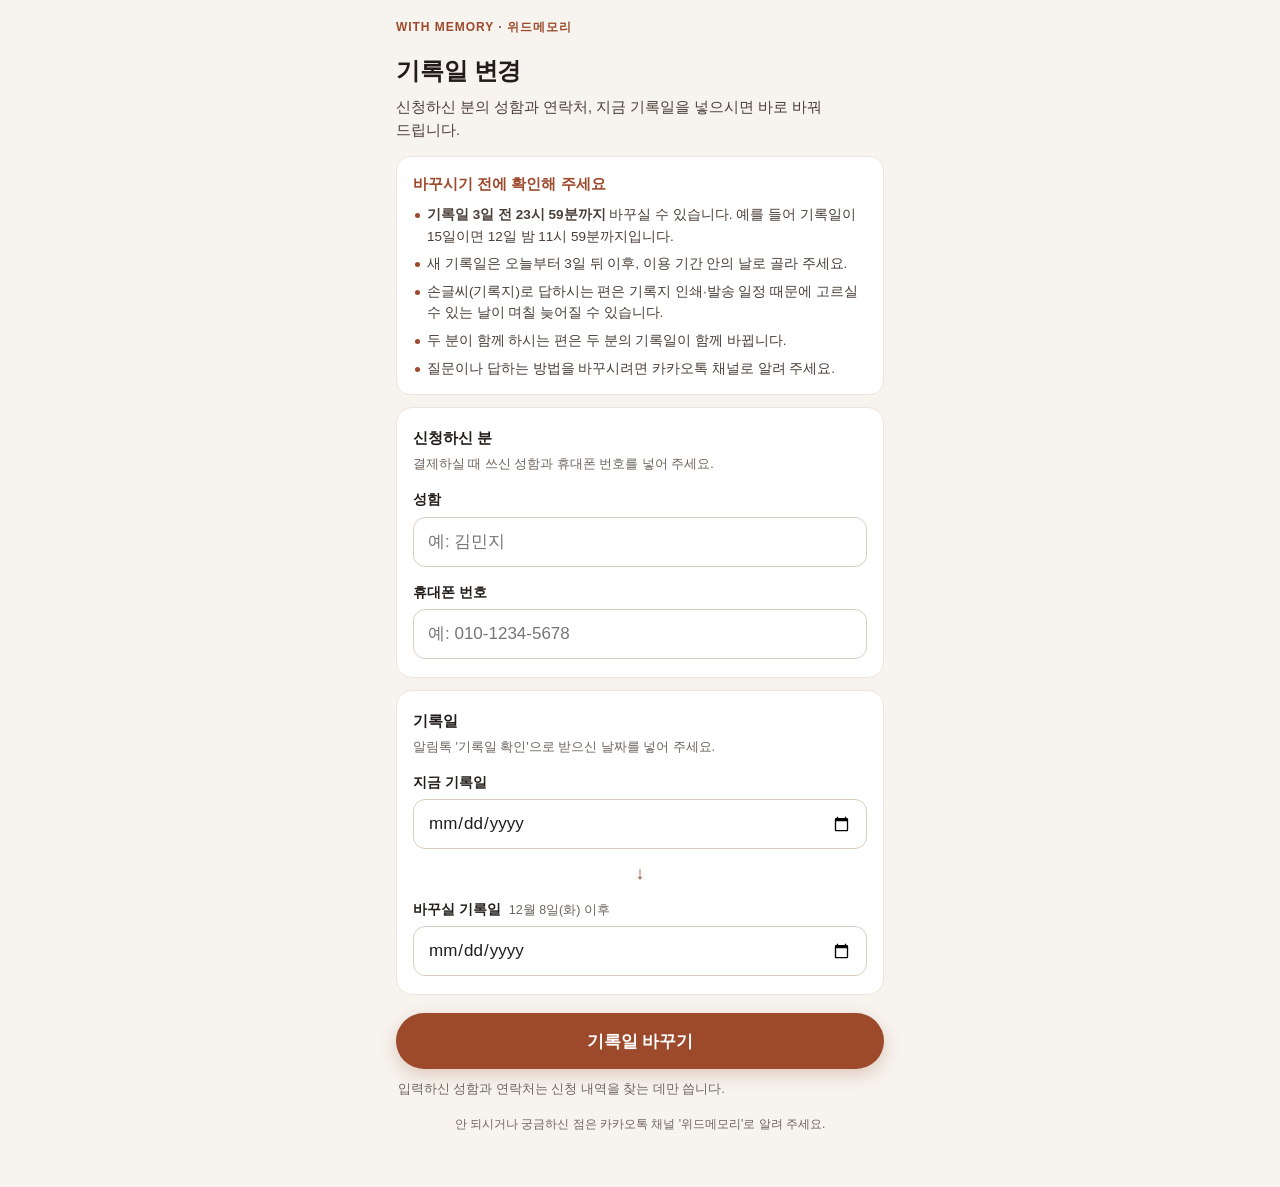
<file: change.html>
<!DOCTYPE html>
<html lang="ko">
<head>
<meta charset="utf-8">
<meta name="viewport" content="width=device-width, initial-scale=1">
<meta name="robots" content="noindex,nofollow">
<title>위드메모리 · 기록일 변경</title>
<meta property="og:title" content="위드메모리 · 기록일 변경">
<meta property="og:description" content="기록일 3일 전 23시 59분까지 직접 바꾸실 수 있습니다.">
<meta property="og:type" content="website">
<style>
:root{--ink:#221D1A;--sub:#6E655E;--line:#ECE5DD;--soft:#F7F3EE;--accent:#9C4A2B;--accent-hover:#86401F;--accent-soft:#F1E5DD;--warn:#B03A2E}
*{box-sizing:border-box}
body{margin:0;background:var(--soft);color:var(--ink);font-family:-apple-system,BlinkMacSystemFont,"Apple SD Gothic Neo","Malgun Gothic","Noto Sans KR",sans-serif;font-size:15px;line-height:1.6;word-break:keep-all;-webkit-text-size-adjust:100%}
b{font-weight:700}
.wrap{max-width:520px;margin:0 auto;padding:18px 16px 40px}
.brand{font-size:12px;font-weight:700;color:var(--accent);letter-spacing:.08em;margin:0 0 18px}
h1{font-size:24px;line-height:1.35;margin:0 0 8px;letter-spacing:-.01em}
.lead{font-size:14.5px;color:#4A3F38;margin:0 0 14px}
.box{background:#fff;border:1px solid var(--line);border-radius:14px;padding:15px 16px;margin-bottom:12px}
.box h2{font-size:15px;margin:0 0 8px;color:var(--accent)}
.rules{list-style:none;margin:0;padding:0}
.rules li{position:relative;padding-left:14px;font-size:13.5px;color:#4A3F38;margin:0 0 6px}
.rules li:last-child{margin:0}
.rules li::before{content:"";position:absolute;left:2px;top:9px;width:5px;height:5px;border-radius:50%;background:var(--accent)}
.card{background:#fff;border:1px solid var(--line);border-radius:16px;padding:18px 16px;margin-bottom:12px}
.card h2{font-size:15px;margin:0 0 4px}
.dshow{font-size:14px;font-weight:700;color:var(--accent);margin:8px 2px 0}.dshow[hidden]{display:none}
.card .hint{font-size:12.5px;color:var(--sub);margin:0 0 4px}
.fl{display:block;font-size:14px;font-weight:600;margin-top:14px}
.fl small{font-weight:400;color:var(--sub);font-size:12.5px;margin-left:4px}
input[type=text],input[type=tel],input[type=date]{display:block;width:100%;height:50px;font-size:17px;font-family:inherit;padding:12px 14px;border:1.5px solid #D9CCC2;border-radius:12px;margin-top:6px;background:#fff;color:var(--ink);-webkit-appearance:none;appearance:none}
input[type=date]{line-height:24px}
input:focus{outline:none;border-color:var(--accent)}
.arrow{text-align:center;color:var(--accent);font-size:18px;margin:10px 0 -4px}
.note{font-size:12.5px;color:var(--sub);margin:10px 2px 0}
#btn{display:block;width:100%;height:56px;margin-top:18px;border:0;border-radius:999px;background:var(--accent);color:#fff;font-family:inherit;font-size:17px;font-weight:700;cursor:pointer;box-shadow:0 6px 16px rgba(156,74,43,.25)}
#btn:hover{background:var(--accent-hover)}
#btn:disabled{opacity:.6;box-shadow:none}
.err{display:none;color:var(--warn);font-size:14px;font-weight:600;background:#FBEEEC;border-radius:12px;padding:12px 14px;margin:12px 0 0}
.foot{text-align:center;font-size:12px;color:var(--sub);margin-top:16px}
.foot a{color:var(--accent);text-decoration:none;border-bottom:1px solid #E5D0C8}
#done{display:none;background:#fff;border:1px solid var(--line);border-radius:16px;padding:32px 20px;text-align:center}
#done .check{width:56px;height:56px;border-radius:50%;background:var(--accent) url("data:image/svg+xml,%3Csvg xmlns='http://www.w3.org/2000/svg' viewBox='0 0 24 24'%3E%3Cpath d='M6 12.5l4 4 8-9' fill='none' stroke='%23fff' stroke-width='2.6' stroke-linecap='round' stroke-linejoin='round'/%3E%3C/svg%3E") center/30px no-repeat;margin:0 auto 14px}
#done h1{font-size:22px}
.change{display:flex;align-items:center;justify-content:center;gap:10px;margin:16px 0 6px;flex-wrap:wrap}
.change span{font-size:14px;color:var(--sub);text-decoration:line-through}
.change b{font-size:18px;color:var(--accent)}
.change i{font-style:normal;color:var(--sub)}
#done p{font-size:14px;color:#4A3F38;margin:8px 0}
#done .note{font-size:12.5px;color:var(--sub)}
</style>
<link rel="stylesheet" href="ux.css">
</head>
<body>
<div class="wrap">
<p class="brand">WITH MEMORY · 위드메모리</p>

<div id="form">
  <h1>기록일 변경</h1>
  <p class="lead">신청하신 분의 성함과 연락처, 지금 기록일을 넣으시면 바로 바꿔 드립니다.</p>

  <div class="box">
    <h2>바꾸시기 전에 확인해 주세요</h2>
    <ul class="rules">
      <li><b>기록일 3일 전 23시 59분까지</b> 바꾸실 수 있습니다. 예를 들어 기록일이 15일이면 12일 밤 11시 59분까지입니다.</li>
      <li>새 기록일은 오늘부터 3일 뒤 이후, 이용 기간 안의 날로 골라 주세요.</li>
      <li>손글씨(기록지)로 답하시는 편은 기록지 인쇄·발송 일정 때문에 고르실 수 있는 날이 며칠 늦어질 수 있습니다.</li>
      <li>두 분이 함께 하시는 편은 두 분의 기록일이 함께 바뀝니다.</li>
      <li>질문이나 답하는 방법을 바꾸시려면 카카오톡 채널로 알려 주세요.</li>
    </ul>
  </div>

  <div class="card">
    <h2>신청하신 분</h2>
    <p class="hint">결제하실 때 쓰신 성함과 휴대폰 번호를 넣어 주세요.</p>
    <label class="fl" for="name">성함</label>
    <input type="text" id="name" autocomplete="name" maxlength="30" placeholder="예: 김민지">
    <label class="fl" for="phone">휴대폰 번호</label>
    <input type="tel" id="phone" inputmode="numeric" maxlength="13" placeholder="예: 010-1234-5678" autocomplete="tel">
  </div>

  <div class="card">
    <h2>기록일</h2>
    <p class="hint">알림톡 '기록일 확인'으로 받으신 날짜를 넣어 주세요.</p>
    <label class="fl" for="oldDate">지금 기록일</label>
    <input type="date" id="oldDate">
    <p class="dshow" id="oldDateShow" hidden></p>
    <div class="arrow" aria-hidden="true">↓</div>
    <label class="fl" for="newDate">바꾸실 기록일 <small id="minHint"></small></label>
    <input type="date" id="newDate">
    <p class="dshow" id="newDateShow" hidden></p>
  </div>

  <button id="btn" type="button">기록일 바꾸기</button>
  <p class="err" id="err"></p>
  <p class="note">입력하신 성함과 연락처는 신청 내역을 찾는 데만 씁니다.</p>
  <p class="foot">안 되시거나 궁금하신 점은 카카오톡 채널 '위드메모리'로 알려 주세요.</p>
</div>

<div id="done">
  <div class="check"></div>
  <h1>기록일 변경을 접수했습니다</h1>
  <div class="change"><span id="dOld"></span><i>→</i><b id="dNew"></b></div>
  <p id="dEd"></p>
  <p id="dMsg"></p>
  <p class="note">다시 바꾸시려면 기록일 3일 전 23시 59분까지 이 페이지에서 한 번 더 하시면 됩니다.</p>
</div>
</div>

<script>
(function () {
  var $ = function (id) { return document.getElementById(id); };
  var API_URL = 'https://script.google.com/macros/s/AKfycbwsCtsBRr9BASIk1J3XYXgb4OngI7u6iQOUrkQBfBgxXDs6aGOJ-A42PVWRIVJjOZYP/exec';
  try { fetch(API_URL + '?ping=1', { mode: 'no-cors' }); } catch (e) {}

  // 한국 시간 기준 오늘(yyyy-mm-dd)
  function todayKst() {
    try { return new Date().toLocaleDateString('sv-SE', { timeZone: 'Asia/Seoul' }); }
    catch (e) { var d = new Date(Date.now() + 9 * 3600000); return d.toISOString().slice(0, 10); }
  }
  function addDays(key, n) {
    var a = key.split('-').map(Number);
    return new Date(Date.UTC(a[0], a[1] - 1, a[2] + n)).toISOString().slice(0, 10);
  }
  function kday(key) {
    var a = key.split('-').map(Number), w = new Date(Date.UTC(a[0], a[1] - 1, a[2])).getUTCDay();
    return a[1] + '월 ' + a[2] + '일(' + '일월화수목금토'.charAt(w) + ')';
  }

  // 날짜 칸 아래에 '2026년 11월 6일(금)'처럼 년·월·일을 풀어서 보여 줌 (칸 안의 표시 순서는 휴대폰 지역 설정을 따라서 바꿀 수 없음)
  function dateShow(inputId, outId) {
    var inp = document.getElementById(inputId), out = document.getElementById(outId), last = null;
    if (!inp || !out) return;
    function upd() {
      var v = inp.value;
      if (v === last) return; last = v;
      var m = /^(\d{4})-(\d{2})-(\d{2})$/.exec(v || '');
      if (!m) { out.textContent = ''; out.hidden = true; return; }
      var d = new Date(+m[1], +m[2] - 1, +m[3]);
      out.textContent = '고르신 날짜: ' + m[1] + '년 ' + (+m[2]) + '월 ' + (+m[3]) + '일(' + '일월화수목금토'.charAt(d.getDay()) + ')';
      out.hidden = false;
    }
    ['input', 'change', 'blur'].forEach(function (ev) { inp.addEventListener(ev, upd); });
    setInterval(upd, 400);   // 다른 곳에서 값을 채워 넣는 경우(임시 저장 불러오기 등)도 따라가도록
    upd();
  }
  dateShow('oldDate', 'oldDateShow'); dateShow('newDate', 'newDateShow');
  var today = todayKst(), minNew = addDays(today, 3);
  $('newDate').min = minNew;
  $('newDate').max = addDays(today, 400);
  $('minHint').textContent = kday(minNew) + ' 이후';

  // 날짜를 고르자마자 범위를 벗어났으면 바로 알려 주고 칸을 비움 (아이폰 달력은 min 밖 날짜도 골라짐)
  $('newDate').addEventListener('change', function () {
    var v = this.value;
    if (v && (v < minNew || v > addDays(today, 400))) {
      this.value = '';
      showErr('바꾸실 기록일은 ' + kday(minNew) + ' 이후로 골라 주세요.', this);
    } else if (v) {
      $('err').style.display = 'none';
    }
  });

  $('phone').addEventListener('input', function () {
    var n = this.value.replace(/\D/g, '').slice(0, 11);
    n = n.replace(/^(\d{1,3})(\d{1,4})?(\d{1,4})?$/, function (m, a, b, c) { return [a, b, c].filter(Boolean).join('-'); });
    this.value = n;
  });

  function showErr(msg, el) {
    var e = $('err');
    e.textContent = msg;
    e.style.display = 'block';
    (el || e).scrollIntoView({ behavior: 'smooth', block: 'center' });
    if (el && el.focus) try { el.focus({ preventScroll: true }); } catch (x) {}
  }
  function check(d) {
    if (!d.name) return { msg: '성함을 입력해 주세요.', el: $('name') };
    if (!/^01\d{8,9}$/.test(d.phone.replace(/\D/g, ''))) return { msg: '휴대폰 번호를 확인해 주세요.', el: $('phone') };
    if (!d.oldDate) return { msg: '지금 기록일을 골라 주세요.', el: $('oldDate') };
    if (!d.newDate) return { msg: '바꾸실 기록일을 골라 주세요.', el: $('newDate') };
    if (d.oldDate === d.newDate) return { msg: '지금 기록일과 같은 날이에요. 다른 날을 골라 주세요.', el: $('newDate') };
    if (today > addDays(d.oldDate, -3)) return { msg: '기록일 변경은 기록일 3일 전(' + kday(addDays(d.oldDate, -3)) + ') 23시 59분까지 가능해요. 카카오톡 채널로 문의해 주세요.', el: $('oldDate') };
    if (d.newDate < minNew) return { msg: '바꾸실 기록일은 ' + kday(minNew) + ' 이후로 골라 주세요.', el: $('newDate') };
    return null;
  }
  function post(body, ms) {
    return new Promise(function (resolve, reject) {
      var done = false, ctl = window.AbortController ? new AbortController() : null;
      var timer = setTimeout(function () { if (done) return; done = true; if (ctl) ctl.abort(); reject(new Error('timeout')); }, ms);
      fetch(API_URL, { method: 'POST', headers: { 'Content-Type': 'text/plain;charset=utf-8' }, body: JSON.stringify(body), signal: ctl ? ctl.signal : undefined })
        .then(function (r) { return r.json(); })
        .then(function (j) { if (done) return; done = true; clearTimeout(timer); resolve(j); })
        .catch(function (e) { if (done) return; done = true; clearTimeout(timer); reject(e); });
    });
  }

  var btn = $('btn');
  btn.addEventListener('click', function () {
    var d = {
      action: 'date',
      name: $('name').value.trim(),
      phone: $('phone').value.trim(),
      oldDate: $('oldDate').value,
      newDate: $('newDate').value
    };
    var bad = check(d);
    if (bad) { showErr(bad.msg, bad.el); return; }
    $('err').style.display = 'none';
    btn.disabled = true;
    btn.textContent = '확인하는 중입니다…';
    post(d, 25000)
      .then(function (res) {
        if (!res || !res.ok) { showErr((res && res.error) || '바꾸지 못했습니다. 잠시 후 다시 눌러 주세요.'); return; }
        $('dOld').textContent = res.oldDay;
        $('dNew').textContent = res.newDay;
        $('dEd').textContent = res.edition + '편의 기록일입니다.';
        $('dMsg').textContent = res.late
          ? '몇 분 안에 반영되며, \'기록일 확인\' 알림톡은 밤 시간이 지나 아침 8시 이후에 다시 보내 드립니다.'
          : '몇 분 안에 반영되며, 바뀐 기록일을 \'기록일 확인\' 알림톡으로 다시 보내 드립니다.';
        $('form').style.display = 'none';
        $('done').style.display = 'block';
        window.scrollTo(0, 0);
      })
      .catch(function () { showErr('연결이 원활하지 않습니다. 잠시 후 다시 눌러 주십시오.'); })
      .then(function () { btn.disabled = false; btn.textContent = '기록일 바꾸기'; });
  });
})();
</script>
<script src="ux.js"></script>
</body>
</html>
</file>
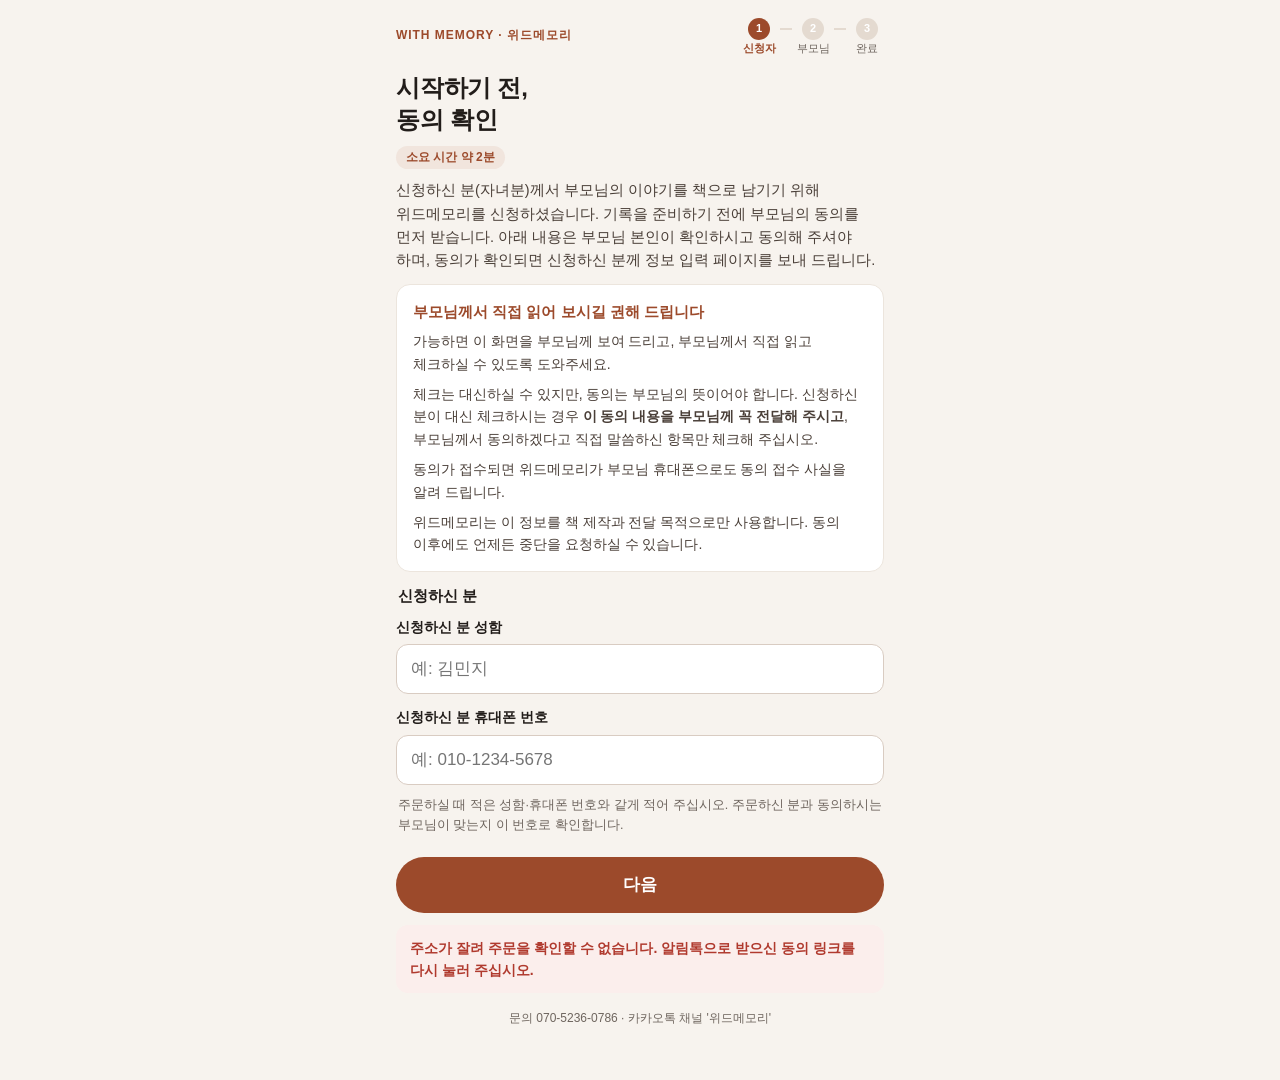
<file: consent.html>
<!DOCTYPE html>
<html lang="ko">
<head>
<meta charset="utf-8">
<meta name="viewport" content="width=device-width, initial-scale=1">
<meta name="robots" content="noindex,nofollow">
<title>위드메모리 · 부모님 동의</title>
<meta property="og:title" content="위드메모리 · 부모님 동의">
<meta property="og:description" content="자녀분이 신청하신 부모님 이야기 기록을 시작하기 전에 동의를 받습니다. 약 2분이면 됩니다.">
<meta property="og:type" content="website">
<style>
:root{--ink:#221D1A;--sub:#6E655E;--line:#ECE5DD;--soft:#F7F3EE;--accent:#9C4A2B;--accent-hover:#86401F;--accent-soft:#F1E5DD;--on-bg:#FDF9F6;--warn:#B03A2E}
*{box-sizing:border-box}
body{margin:0;background:var(--soft);color:var(--ink);font-family:-apple-system,BlinkMacSystemFont,"Apple SD Gothic Neo","Malgun Gothic","Noto Sans KR",sans-serif;font-size:15px;line-height:1.6;word-break:keep-all;-webkit-text-size-adjust:100%}
b{font-weight:700}
.wrap{max-width:520px;margin:0 auto;padding:18px 16px 40px}

/* 상단: 브랜드 + 진행 표시 */
.top{display:flex;align-items:center;justify-content:space-between;gap:10px;margin-bottom:18px}
.brand{font-size:12px;font-weight:700;color:var(--accent);letter-spacing:.08em;margin:0}
.steps{display:flex;align-items:flex-start;gap:4px}
.step{display:flex;flex-direction:column;align-items:center;gap:3px;width:34px}
.dot{width:22px;height:22px;border-radius:50%;background:#E4DAD0;color:#fff;display:flex;align-items:center;justify-content:center;font-size:11px;font-weight:700}
.step span{font-size:10.5px;color:var(--sub);line-height:1}
.step.cur .dot{background:var(--accent)}
.step.cur span{color:var(--accent);font-weight:700}
.step.done .dot{background:var(--accent-soft);color:var(--accent)}
.bar{width:12px;height:2px;background:#E4DAD0;margin-top:10px}

h1{font-size:24px;line-height:1.35;margin:0 0 8px;letter-spacing:-.01em}
.time{display:inline-block;font-size:12px;font-weight:600;color:var(--accent);background:var(--accent-soft);border-radius:999px;padding:2px 10px;margin:0 0 10px}
.lead{font-size:14.5px;color:#4A3F38;margin:0 0 12px}

/* 부모님께 드리는 안내 상자 */
.box{background:#fff;border:1px solid var(--line);border-radius:14px;padding:15px 16px;margin-bottom:12px}
.box h2{font-size:15px;margin:0 0 6px;color:var(--accent)}
.box p{font-size:14px;color:#4A3F38;margin:0 0 8px}
.box p:last-child{margin:0}
.rule{font-size:13px;color:var(--sub);margin:16px 2px 0}

/* 동의 항목 */
.sec{display:flex;align-items:baseline;justify-content:space-between;margin:20px 2px 8px}
.sec b{font-size:15px}
.sec span{font-size:12px;color:var(--sub)}
.sec span em{font-style:normal;font-weight:700;color:var(--accent)}
.c{background:#fff;border:1.5px solid var(--line);border-radius:16px;padding:15px 15px 12px;margin-bottom:10px;display:flex;gap:12px;transition:border-color .15s,background .15s}
.c.on{border-color:var(--accent);background:var(--on-bg)}
.c.miss{border-color:var(--warn)}
.n{flex:0 0 26px;height:26px;border-radius:50%;background:var(--accent-soft);color:var(--accent);font-weight:700;font-size:13px;display:flex;align-items:center;justify-content:center;margin-top:1px}
.c.on .n{background:var(--accent);color:#fff}
.c.opt .n{background:#EFEAE4;color:var(--sub)}
.c.opt.on .n{background:var(--accent);color:#fff}
.body{flex:1;min-width:0}
.t{display:block;font-size:13.5px;line-height:1.5;cursor:pointer}
.s{display:block;font-size:13px;color:var(--sub);margin-top:5px;line-height:1.55}
.row{display:flex;justify-content:space-between;align-items:center;margin-top:8px}
.more{background:none;border:0;padding:6px 0;font:inherit;font-size:13px;color:var(--accent);font-weight:600;cursor:pointer}
.more:after{content:' ▾'}
.more[aria-expanded="true"]:after{content:' ▴'}
.detail{display:none;font-size:13px;line-height:1.6;color:#4A3F38;background:var(--soft);border-radius:10px;padding:11px 13px;margin-top:6px}
.detail.open{display:block}
.detail p{margin:5px 0}
.chk{display:flex;align-items:center;gap:6px;font-size:13.5px;font-weight:700;color:#8A7D73;border:1.5px solid var(--line);border-radius:999px;padding:5px 12px 5px 6px;cursor:pointer;user-select:none;-webkit-tap-highlight-color:transparent}
.chk input{-webkit-appearance:none;appearance:none;width:22px;height:22px;margin:0;border:1.8px solid #B9ADA3;border-radius:50%;background:#fff;cursor:pointer;flex:0 0 22px}
.chk input:checked{background:var(--accent) url("data:image/svg+xml,%3Csvg xmlns='http://www.w3.org/2000/svg' viewBox='0 0 24 24'%3E%3Cpath d='M6 12.5l4 4 8-9' fill='none' stroke='%23fff' stroke-width='3' stroke-linecap='round' stroke-linejoin='round'/%3E%3C/svg%3E") center/15px no-repeat;border-color:var(--accent)}
.chk input:focus-visible{outline:2px solid var(--accent);outline-offset:2px}
.c.on .chk{color:var(--accent);border-color:var(--accent);background:#fff}

/* 정보 입력 */
.fl{display:block;font-size:14px;font-weight:600;margin-top:12px}
.fl:first-of-type{margin-top:0}
input[type=text],input[type=tel]{display:block;width:100%;height:50px;font-size:17px;font-family:inherit;padding:12px 14px;border:1.5px solid #D9CCC2;border-radius:12px;margin-top:6px;background:#fff;color:var(--ink)}
input[type=text]:focus,input[type=tel]:focus{outline:none;border-color:var(--accent)}
.note{font-size:12.5px;color:var(--sub);margin:10px 2px 0}

#btn{display:block;width:100%;height:56px;margin-top:22px;border:0;border-radius:999px;background:var(--accent);color:#fff;font-family:inherit;font-size:17px;font-weight:700;cursor:pointer;box-shadow:0 6px 16px rgba(156,74,43,.25)}
#btn:hover{background:var(--accent-hover)}
#btn:disabled{opacity:.6;box-shadow:none}
.err{display:none;color:var(--warn);font-size:14px;font-weight:600;background:#FBEEEC;border-radius:12px;padding:12px 14px;margin:12px 0 0}
.foot{text-align:center;font-size:12px;color:var(--sub);margin-top:16px}

/* 완료 화면 */
#done{display:none;background:#fff;border:1px solid var(--line);border-radius:16px;padding:36px 20px;text-align:center}
#done .check{width:56px;height:56px;border-radius:50%;background:var(--accent);margin:0 auto 14px;background-image:url("data:image/svg+xml,%3Csvg xmlns='http://www.w3.org/2000/svg' viewBox='0 0 24 24'%3E%3Cpath d='M6 12.5l4 4 8-9' fill='none' stroke='%23fff' stroke-width='2.6' stroke-linecap='round' stroke-linejoin='round'/%3E%3C/svg%3E");background-position:center;background-size:30px;background-repeat:no-repeat}
#done h1{font-size:22px}
#done p{font-size:14.5px;color:#4A3F38;margin:8px 0}
#done .note{font-size:12.5px;color:var(--sub)}
.mainbtn{display:block;width:100%;height:56px;margin-top:22px;border:0;border-radius:999px;background:var(--accent);color:#fff;font-family:inherit;font-size:17px;font-weight:700;cursor:pointer}
.mainbtn:disabled{opacity:.6}
.btnrow{display:flex;gap:12px;margin-top:22px}
.btnrow #btn{margin-top:0;flex:1}
.subbtn{flex:0 0 96px;height:56px;border:1px solid var(--accent);border-radius:999px;background:#fff;color:var(--accent);font-family:inherit;font-size:16px;font-weight:700;cursor:pointer}
.who{font-size:20px;margin:8px 0 12px;color:var(--accent)}
[hidden]{display:none!important}
.chk2{display:flex;align-items:flex-start;gap:10px;font-size:15.5px;line-height:1.5;margin:10px 0;cursor:pointer}
.chk2 input{width:20px;height:20px;margin:2px 0 0;flex:0 0 20px;accent-color:var(--accent)}
.relay{margin-top:24px;padding:14px 16px;border:1px solid var(--line);border-radius:12px;background:#fff}
.relay.miss{border-color:var(--warn)}
body.view #stepA,body.view .who,body.view .chk,body.view #allBtn,body.view .allnote,body.view .rule,body.view .sec span,body.view .post,body.view .steps,body.view .time{display:none}
.allbtn{display:block;width:100%;margin:0 0 6px;padding:14px 10px;font-size:17px;font-weight:700;font-family:inherit;border-radius:12px;border:2px solid var(--accent);background:var(--accent-soft);color:var(--accent);cursor:pointer} .allbtn.on{background:var(--accent);color:#fff} .allnote{font-size:12px;color:var(--sub);margin:0 2px 10px} 
</style>
<link rel="stylesheet" href="ux.css">
</head>
<body>
<div class="wrap">
<input type="hidden" id="orderNo" value="">

<div class="top">
  <p class="brand">WITH MEMORY · 위드메모리</p>
  <div class="steps" id="steps" aria-hidden="true"></div>
</div>

<div id="form">
  <h1>시작하기 전,<br>동의 확인</h1>
  <p class="time">소요 시간 약 2분</p>
  <p class="lead">신청하신 분(자녀분)께서 부모님의 이야기를 책으로 남기기 위해 위드메모리를 신청하셨습니다. 기록을 준비하기 전에 부모님의 동의를 먼저 받습니다. 아래 내용은 부모님 본인이 확인하시고 동의해 주셔야 하며, 동의가 확인되면 신청하신 분께 정보 입력 페이지를 보내 드립니다.</p>

  <div class="box">
    <h2>부모님께서 직접 읽어 보시길 권해 드립니다</h2>
    <p>가능하면 이 화면을 부모님께 보여 드리고, 부모님께서 직접 읽고 체크하실 수 있도록 도와주세요.</p>
    <p>체크는 대신하실 수 있지만, 동의는 부모님의 뜻이어야 합니다. 신청하신 분이 대신 체크하시는 경우 <b>이 동의 내용을 부모님께 꼭 전달해 주시고</b>, 부모님께서 동의하겠다고 직접 말씀하신 항목만 체크해 주십시오.</p>
    <p>동의가 접수되면 위드메모리가 부모님 휴대폰으로도 동의 접수 사실을 알려 드립니다.</p>
    <p>위드메모리는 이 정보를 책 제작과 전달 목적으로만 사용합니다. 동의 이후에도 언제든 중단을 요청하실 수 있습니다.</p>
  </div>

  <div id="stepA">
  <div class="sec" style="margin-top:8px"><b>신청하신 분</b></div>
  <label class="fl" for="aName">신청하신 분 성함</label>
  <input type="text" id="aName" autocomplete="name" maxlength="30" placeholder="예: 김민지">
  <label class="fl" for="aPhone">신청하신 분 휴대폰 번호</label>
  <input type="tel" id="aPhone" class="tel" inputmode="numeric" maxlength="13" placeholder="예: 010-1234-5678">
  <p class="note">주문하실 때 적은 성함·휴대폰 번호와 같게 적어 주십시오. 주문하신 분과 동의하시는 부모님이 맞는지 이 번호로 확인합니다.</p>
  <button id="aNext" type="button" class="mainbtn">다음</button>
  </div>

  <div id="stepP" hidden>
  <h2 class="who" id="whoTitle">부모님의 동의</h2>
  <p class="rule"><b>1번부터 4번까지는 필수</b>이며, 하나라도 동의하지 않으시면 서비스를 진행할 수 없고 결제 금액은 모두 환불해 드립니다. <b>5번은 선택</b>이며, 동의하지 않으셔도 서비스는 그대로 진행합니다. 아래 "전체 동의하기"로 한 번에 체크하셔도 되고, 항목마다 따로 체크하셔도 됩니다.</p>

  <div class="sec"><b>필수 동의</b><span><em id="reqCount">0</em> / 4 · 모두 필요</span></div> <button type="button" class="allbtn" id="allBtn">전체 동의하기</button> <p class="allnote">5번은 선택이라 동의하지 않으셔도 서비스는 그대로 진행됩니다. 원하지 않으시면 5번만 체크를 풀어 주세요. 각 항목은 눌러서 내용을 확인하실 수 있고, 하나씩 해제도 됩니다.</p>

  <div class="c" id="card1">
    <div class="n">1</div>
    <div class="body">
      <label class="t" for="c1">말씀과 글을 받아 적고 녹음하여, 올려 주신 사진과 사진에 대한 이야기와 함께 <b>책으로 제작·인쇄하고 일정 기간 보관</b>하는 것에 동의합니다.</label>
      <div class="row">
        <button type="button" class="more" aria-expanded="false">자세히 보기</button>
        <label class="chk"><input type="checkbox" id="c1">동의</label>
      </div>
      <div class="detail">
        <p><b>이용 목적:</b> 답변을 녹음하거나 받아 적어 글로 옮기고, 녹음 링크로 올려 주신 사진과 사진에 대한 이야기(녹음하시거나 기록지에 적어 주신 것)를 사진 속지에 담아 책으로 제작·인쇄합니다. 녹음 링크 발송 등 진행 안내 연락에도 사용합니다. 다섯 편(질문 100개)을 모두 마치시면 책에 담긴 글과 사진으로 PDF 파일과 휴대폰으로 보는 웹책도 만듭니다. 올려 주신 사진과 이야기는 링크에서 다시 볼 수 없으며, 그 편의 책이 도착할 때까지 신청하신 분께 보여 드리지 않습니다. 다만 신청하신 분이 부모님을 도와 함께 올리신 경우는 예외입니다. 속지 인쇄와 사진 인화는 위드메모리가 위탁한 업체가 수행합니다.</p>
        <p><b>수집 항목:</b> 성함, 연락처, 목소리 녹음, 옮겨 적은 글, 손글씨, 올려 주신 사진과 사진에 대한 이야기(목소리 녹음 또는 손글씨), 종이 기록지로 진행하실 경우 주소. 사진의 촬영 위치 등 부가 정보는 올릴 때 지우며, 일부 기기에서 지워지지 않은 경우에도 이용하지 않습니다.</p>
        <p><b>보관 기간:</b> 녹음 파일과 글·사진(사진에 대한 이야기와 그 녹음 포함)·기록지 스캔본은 다섯 번째 편 결과물을 발송한 날부터 3개월이 지난 뒤 처음 도래하는 1일에 삭제합니다. 다섯 편을 모두 마치지 못한 경우(이용 기간이 끝나 남은 편을 환불한 경우 포함)에는 이용 기간이 끝난 날부터 3개월이 지난 뒤 처음 도래하는 1일에 삭제합니다. 다섯 편을 모두 마치신 경우 웹책에 담긴 부모님 성함(표지), 글(손글씨 원본 포함)과 사진, 100가지 PDF 파일, 그리고 5번에 동의하신 경우 웹책에 담긴 목소리 녹음은 웹책 링크를 보내 드린 날부터 5년 동안 보관합니다. 보관 기간이 끝나기 1개월 전에 신청하신 분께 알려 드리며, 연장을 신청하지 않으시면 기간이 끝난 다음 날 삭제합니다. 삭제한 파일은 보관 서비스(Google 드라이브)의 휴지통에 최대 30일 남아 있다가 완전히 지워집니다. 성함·연락처·주소(기록지로 진행하신 경우)와 동의 기록(동의 일시, 항목별 동의 여부)은 마지막 편을 발송한 날부터 1년 동안 보관합니다. 다만 웹책 표지에 담긴 성함은 위 웹책 보관 기간 동안 보관합니다(이용 기간이 끝나 남은 편을 환불한 경우에는 이용 기간이 끝난 날부터 1년 동안 보관합니다). 이 기간 안에 신청하시는 이어서 상품에도 이 동의가 적용되어 다시 동의하지 않으셔도 되며, 삭제를 원하시면 언제든 고객센터로 요청하실 수 있습니다.</p>
        <p><b>동의하지 않으실 권리:</b> 동의하지 않으실 수 있습니다. 다만 이 경우 서비스를 진행할 수 없으며, 결제 금액은 모두 환불해 드립니다.</p>
      </div>
    </div>
  </div>

  <div class="c" id="card2">
    <div class="n">2</div>
    <div class="body">
      <label class="t" for="c2">완성된 책과 올려 주신 사진 파일, 다섯 편을 마치시면 PDF와 웹책을 <b>신청하신 분께 전달</b>하는 것에 동의합니다. (개인정보 제3자 제공)</label>
      <div class="row">
        <button type="button" class="more" aria-expanded="false">자세히 보기</button>
        <label class="chk"><input type="checkbox" id="c2">동의</label>
      </div>
      <div class="detail">
        <p>책에는 부모님께서 들려주신 이야기와 사진이 담기며, 책을 받는 분은 신청하신 분입니다.</p>
        <p><b>제공받는 분:</b> 신청하신 분</p>
        <p><b>제공 목적:</b> 완성된 책과 사진 파일, 다섯 편을 마치신 경우 PDF 파일과 웹책의 전달</p>
        <p><b>제공 항목:</b> 부모님 성함(PDF 파일과 웹책 표지), 책에 담긴 부모님의 답(옮겨 적은 글, 손글씨), 올려 주신 사진과 사진에 대한 이야기, 사진 파일(위치 정보 등 부가 정보를 지운 파일). 사진 파일은 책과 함께 보내 드리는 안내지의 QR 코드로 택배를 받으신 날부터 7일째 되는 날 23:59까지 내려받으실 수 있습니다. 다섯 편을 모두 마치시면 다섯 편의 글과 사진을 담은 PDF 파일과 웹책(휴대폰으로 보는 전자책, 부모님 한 분당 하나)을 링크로 보내 드립니다.</p>
        <p><b>제공받는 분의 보유·이용 기간:</b> 책과 파일(PDF 포함)은 받은 뒤 신청하신 분이 보관하는 동안, 웹책은 1번의 웹책 보관 기간 동안</p>
        <p><b>동의하지 않으실 권리:</b> 동의하지 않으실 수 있습니다. 다만 책을 전달하는 것이 이 서비스의 목적이므로 서비스를 진행할 수 없으며, 결제 금액은 모두 환불해 드립니다.</p>
      </div>
    </div>
  </div>

  <div class="c" id="card3">
    <div class="n">3</div>
    <div class="body">
      <label class="t" for="c3">파일을 <b>미국 등 해외 회사</b>(구글, 음성을 글로 옮기고 정리하는 회사들)에 보관하고 처리하는 것에 동의합니다.</label>
      <div class="row">
        <button type="button" class="more" aria-expanded="false">자세히 보기</button>
        <label class="chk"><input type="checkbox" id="c3">동의</label>
      </div>
      <div class="detail">
        <p><b>이전받는 자, 국가, 이용 목적</b></p>
        <p>① Google LLC(미국 등 Google 데이터센터 소재국): 녹음·사진·글·기록지 스캔본, 성함·연락처·주소, 신청 정보, 동의 기록과 알림톡·문자 발송 기록의 보관, 녹음·사진 올리기와 녹음 재생 링크, 웹책 제공</p>
        <p>② 음성을 글로 옮기는 회사: 목소리 녹음(사진에 대한 이야기 녹음 포함)을 글로 바꿉니다.<br>· AssemblyAI, Inc.(미국)<br>· ElevenLabs Inc.(미국)<br>· Soniox Inc.(미국)<br>· Deepgram, Inc.(처리 위치 비공개, 본사 미국)</p>
        <p>③ 옮긴 글을 정리하는 회사: 옮겨 적은 글만 받아 문장을 정리합니다.<br>· Amazon Web Services, Inc.(Amazon Bedrock): 호주<br>· Microsoft Corporation(Azure OpenAI): 미국<br>· Google LLC(Vertex AI): 미국<br>· OpenAI OpCo, LLC: 미국 등<br>· Anthropic, PBC: 미국 등(Amazon Bedrock에 장애가 있을 때만)</p>
        <p>②와 ③은 위드메모리가 맡긴 주식회사 더플레이토(티로, 저장은 대한민국 서울)가 다시 맡긴 회사이며, 처리 경로에 따라 이 중 일부 회사로만 전달됩니다. 위탁 계약에 따라 티로와 이 회사들은 녹음과 글을 인공지능 학습에 사용하지 않습니다.</p>
        <p>④ GitHub, Inc.(미국): 이 동의 페이지와 정보 입력·녹음·사진·내려받기·웹책 페이지를 화면에 띄울 때 접속 정보(IP 주소, 접속 일시, 기기·브라우저 정보)만 처리하며, 파일·성함·연락처는 전달되지 않습니다.</p>
        <p><b>이전 항목:</b> 목소리 녹음(사진에 대한 이야기 녹음 포함), 옮겨 적은 글, 사진과 사진에 대한 이야기, 기록지 스캔본, 성함·연락처·주소(기록지로 진행하시는 경우), 알림톡·문자 발송 기록, 동의 기록(성함, 휴대폰 번호, 동의 일시와 항목별 동의 여부)</p>
        <p><b>이전 시기와 방법:</b> 이 동의서를 제출하실 때, 동의가 확인된 뒤 신청하신 분이 정보 입력 페이지에 기록 정보(기록지로 답하시는 경우 주소)를 적으신 때, 그리고 기록을 진행하며 녹음·사진을 올리거나 글로 변환할 때 정보통신망을 통해 전송합니다. 부모님이 동의하지 않으시면 이미 받은 성함·연락처·주소는 지체 없이 삭제합니다.</p>
        <p><b>보관 기간:</b> Google에 보관하는 파일은 1번의 보관 기간과 같고, 성함·연락처·주소와 동의 기록은 마지막 편을 발송한 날부터 1년입니다. 티로에서는 옮겨 적은 글을 원고로 만든 직후 바로 영구 삭제하며, 그 전에 만들어진 자동 백업은 최대 21일 뒤 지워집니다.<br>②·③ 회사의 보관 기간: AssemblyAI 삭제 요청 후 7일 안에 삭제 시작, ElevenLabs 기록을 남기지 않도록 설정, Soniox 결과를 받은 뒤 삭제(삭제가 실패하면 30일 뒤 자동 삭제), Deepgram 처리하는 동안 보관(처리 기록 90일), Amazon Bedrock 저장하지 않음, Microsoft 부정 사용 점검용 표본의 보관 기간은 업체가 공개하지 않음, Google Vertex AI 24시간(업체 정책 위반으로 판정되면 최대 90일), OpenAI 최대 30일, Anthropic 30일 안에 삭제(업체 정책 위반으로 판정되면 최대 2년). 법령이나 법원의 명령, 업체의 안전 정책에 따라 더 오래 보존될 수 있습니다.</p>
        <p><b>문의처:</b> Google googlekrsupport@google.com / 음성을 글로 옮기고 정리하는 회사는 주식회사 더플레이토(hello@theplato.io)를 통해 문의하실 수 있으며, 회사별 연락처는 개인정보처리방침 제7조에 있습니다.</p>
        <p><b>동의하지 않으실 권리:</b> 동의하지 않으시려면 이 항목에 체크하지 않으시면 됩니다. 다만 음성을 글로 옮기고 파일을 보관할 수 없어 서비스를 진행할 수 없으며, 결제 금액은 모두 환불해 드립니다. 동의한 뒤 철회하시려면 아래 문의처로 연락해 주십시오.</p>
      </div>
    </div>
  </div>

  <div class="c" id="card4">
    <div class="n">4</div>
    <div class="body">
      <label class="t" for="c4">말씀하시거나 적어 주신 이야기(사진에 대한 이야기 포함)에 담길 수 있는 <b>건강·질병, 종교, 정치</b> 관련 내용을 글로 옮기고 책에 담는 것에 동의합니다. (민감정보 처리)</label>
      <div class="row">
        <button type="button" class="more" aria-expanded="false">자세히 보기</button>
        <label class="chk"><input type="checkbox" id="c4">동의</label>
      </div>
      <div class="detail">
        <p>녹음은 통째로 글로 옮기기 때문에 이런 내용만 따로 빼고 처리할 수 없습니다. 책에 싣고 싶지 않은 이야기가 있으면 그 편의 답을 마치신 뒤 카카오톡 채널로 알려 주세요. 인쇄에 들어가기 전이면 책에서 빼 드립니다.</p>
        <p>법에서 '민감정보'로 정한 내용(건강 상태, 병력, 종교, 정치적 견해 등)이 답변이나 사진에 대한 이야기에 포함될 수 있습니다. 이 동의는 다른 동의와 별도로 받습니다.</p>
        <p><b>이용 목적:</b> 녹음을 글로 옮기고, 책(다섯 편을 마치시면 PDF와 웹책 포함)에 담아 신청하신 분께 전달하는 목적으로만 사용합니다.</p>
        <p><b>처리 항목:</b> 답변과 사진에 대한 이야기에 담긴 건강·질병, 종교, 정치 관련 내용(목소리 녹음, 옮겨 적은 글, 손글씨)</p>
        <p><b>처리하는 곳:</b> 위드메모리와 1번·3번에 적힌 업체(음성을 글로 옮기고 정리하는 해외 회사 포함)에서 처리되며, 2번에 따라 책에 담겨 신청하신 분께 전달됩니다.</p>
        <p><b>보관 기간:</b> 1번과 같습니다.</p>
        <p><b>책에서 빼고 싶으실 때:</b> 카카오톡 채널 '위드메모리' 또는 고객센터로 알려 주세요. 위드메모리가 그 편의 인쇄를 주문하기 전(인쇄는 매주 화요일 오전에 주문합니다)이면 그 부분을 책과 원고에서 빼고, 그 부분이 담긴 질문의 녹음 파일은 신청하신 분께 전달하지 않고 웹책에도 담지 않습니다.</p>
        <p><b>동의하지 않으실 권리:</b> 동의하지 않으실 수 있습니다. 다만 녹음과 글에서 이런 내용만 따로 빼고 처리할 수 없어 서비스를 진행할 수 없으며, 결제 금액은 모두 환불해 드립니다.</p>
      </div>
    </div>
  </div>

  <div class="sec"><b>선택 동의</b><span>동의하지 않아도 진행됩니다</span></div>

  <div class="c opt" id="card5">
    <div class="n">5</div>
    <div class="body">
      <label class="t" for="c5"><b>목소리 녹음 파일</b>(사진에 대한 이야기 녹음 포함)을 신청하신 분께 전달하고, 다섯 편을 마치시면 웹책에 담는 것에 동의합니다.</label>
      <div class="row">
        <button type="button" class="more" aria-expanded="false">자세히 보기</button>
        <label class="chk"><input type="checkbox" id="c5">동의</label>
      </div>
      <div class="detail">
        <p>동의하시면 자녀분께서 파일을 내려받아 평생 보관하고, 다섯 편을 마치신 뒤에는 웹책에서도 부모님의 목소리를 들으실 수 있습니다. 동의하지 않으시면 녹음 파일은 전달되지 않고, 웹책에는 글과 사진만 담깁니다.</p>
        <p><b>제공받는 분:</b> 신청하신 분</p>
        <p><b>제공 목적:</b> 목소리를 간직하실 수 있도록 녹음 파일을 전달하고, 웹책에서 질문마다 목소리를 들으실 수 있게 합니다.</p>
        <p><b>제공 항목:</b> 질문별 목소리 녹음 파일, 사진에 대한 이야기의 녹음 파일</p>
        <p><b>전달 방법:</b> 책과 함께 보내 드리는 안내지의 QR 코드로 택배를 받으신 날부터 7일째 되는 날 23:59까지 내려받으실 수 있습니다. 웹책에서는 1번의 웹책 보관 기간 동안 들으실 수 있습니다.</p>
        <p><b>제공받는 분의 보유·이용 기간:</b> 내려받은 파일은 신청하신 분이 보관하는 동안, 웹책의 녹음은 1번의 웹책 보관 기간 동안</p>
        <p><b>동의하지 않으실 권리:</b> 동의하지 않으셔도 서비스는 그대로 진행되며, 녹음 파일 전달과 웹책의 목소리만 빠집니다.</p>
      </div>
    </div>
  </div>

  <div class="post">
  <div class="sec" style="margin-top:24px"><b id="pInfoTitle">부모님 정보</b></div>
  <label class="fl" for="name" id="nameLb">부모님 성함</label>
  <input type="text" id="name" maxlength="30" placeholder="예: 김순자">
  <label class="fl" for="phone" id="phoneLb">부모님 휴대폰 번호</label>
  <input type="tel" id="phone" class="tel" inputmode="numeric" maxlength="13" placeholder="예: 010-1234-5678">
  <p class="note">위 1~5번 체크는 이 부모님의 동의입니다. 동의 내역 확인, 동의 접수 안내, 기록일과 진행 안내 연락, 이어서 신청하실 때 동의를 다시 받지 않기 위한 용도로만 사용합니다.</p>

  <label class="chk2 relay" id="relayBox" hidden><input type="checkbox" id="relay"> <span><b>(필수)</b> 부모님께 이 동의 내용을 전달했고, 부모님 뜻에 따라 체크했습니다.</span></label>

  <div class="btnrow"><button id="pBack" type="button" class="subbtn">이전</button><button id="btn" type="button">동의하기</button></div>
  </div>
  </div>
  <p class="err" id="err"></p>
  <p class="note viewnote" id="viewNote" style="display:none">이 내용은 동의하신 항목의 안내입니다. 동의를 철회하시려면 070-5236-0786 또는 카카오톡 채널 '위드메모리'로 연락해 주십시오.</p>
  <p class="foot">문의 070-5236-0786 · 카카오톡 채널 '위드메모리'</p>
</div>

<div id="done">
  <div class="check"></div>
  <h1>감사합니다</h1>
  <p id="doneMsg"></p>
  <p class="note">동의를 철회하시려면 070-5236-0786 또는 카카오톡 채널 '위드메모리'로 연락해 주십시오.</p>
</div>
</div>

<script>
(function () {
  var $ = function (id) { return document.getElementById(id); };
  var API_URL = 'https://script.google.com/macros/s/AKfycbzl8YK7mC0WcDYSQW33brXRnyrXUGsfbqKgwwc28NMyGWVt2m2ineY696DlYoTEIQWgWw/exec';
  var REQ = ['c1','c2','c3','c4'];
(function () {
  var btn = document.getElementById('allBtn');
  function allOn() { return ['c1','c2','c3','c4','c5'].every(function (id) { return document.getElementById(id).checked; }); }
  function paint() {
    var on = allOn();
    btn.classList.toggle('on', on);
    btn.textContent = on ? '✓ 전체 동의함 (누르면 해제)' : '전체 동의하기';
  }
  btn.addEventListener('click', function () {
    var to = !allOn();
    ['c1','c2','c3','c4','c5'].forEach(function (id) {
      var c = document.getElementById(id);
      if (c.checked !== to) { c.checked = to; c.dispatchEvent(new Event('change')); }
    });
    paint();
  });
    ['c1','c2','c3','c4','c5'].forEach(function (id) { document.getElementById(id).addEventListener('change', paint); });
  paint();
})();
  var q = new URLSearchParams(location.search);
  $('orderNo').value = (q.get('o') || '').slice(0, 40);
  var VIEW = q.get('view') === '1';
  if (VIEW) { $('stepP').hidden = false; document.body.classList.add('view'); document.querySelector('#form h1').innerHTML = '위드메모리<br>동의 내용 안내'; $('viewNote').style.display = 'block'; }
  else if (!$('orderNo').value) showErr('주소가 잘려 주문을 확인할 수 없습니다. 알림톡으로 받으신 동의 링크를 다시 눌러 주십시오.');
  try { fetch(API_URL + '?ping=1', { mode: 'no-cors' }); } catch (e) {}

  Array.prototype.forEach.call(document.querySelectorAll('input.tel'), function (el) { el.addEventListener('input', function () {
    var n = this.value.replace(/\D/g, '').slice(0, 11);
    if (/^02/.test(n)) n = n.replace(/^(02)(\d{1,4})?(\d{1,4})?$/, function (m, a, b, c) { return [a, b, c].filter(Boolean).join('-'); });
    else n = n.replace(/^(\d{1,3})(\d{1,4})?(\d{1,4})?$/, function (m, a, b, c) { return [a, b, c].filter(Boolean).join('-'); });
    this.value = n;
  }); });

  // 자세히 보기 열고 닫기
  Array.prototype.forEach.call(document.querySelectorAll('.more'), function (b) {
    b.addEventListener('click', function () {
      var d = b.parentNode.nextElementSibling;
      var open = d.classList.toggle('open');
      b.setAttribute('aria-expanded', open ? 'true' : 'false');
      b.textContent = open ? '접기' : '자세히 보기';
    });
  });

  // 체크하면 카드 색 바꾸고 진행 표시 갱신
  function refresh() {
    var n = 0;
    ['c1', 'c2', 'c3', 'c4', 'c5'].forEach(function (id, i) {
      var on = $(id).checked;
      var card = $('card' + (i + 1));
      card.classList.toggle('on', on);
      if (on) card.classList.remove('miss');
      if (on && i < 4) n++;
    });
    $('reqCount').textContent = n;
  }
  ['c1', 'c2', 'c3', 'c4', 'c5'].forEach(function (id) { $(id).addEventListener('change', refresh); });
  refresh();


  function showErr(msg, target) {
    var el = $('err');
    el.textContent = msg;
    el.style.display = 'block';
    (target || el).scrollIntoView({ behavior: 'smooth', block: 'center' });
  }
  var okPh = function (v) { return /^01\d{8,9}$/.test(String(v).replace(/\D/g, '')); };
  var dig = function (v) { return String(v || '').replace(/\D/g, ''); };
  // 주문 확인은 정보 입력 페이지와 같은 웹앱(인원, 신청자 번호가 주문 번호와 같은지만 돌려받음)
  var ORDER_API = 'https://script.google.com/macros/s/AKfycbwsCtsBRr9BASIk1J3XYXgb4OngI7u6iQOUrkQBfBgxXDs6aGOJ-A42PVWRIVJjOZYP/exec';
  var P = { people: 1, idx: 0, saved: [] };   // saved[i] = 그 부모님의 성함·번호·체크

  // 진행 표시: 한 분 = 신청자·부모님·완료 / 두 분 = 신청자·첫 번째·두 번째·완료
  function paintSteps(cur) {
    var names = ['신청자'].concat(P.people === 2 ? ['첫 번째', '두 번째'] : ['부모님'], ['완료']);
    $('steps').innerHTML = names.map(function (t, i) {
      return (i ? '<div class="bar"></div>' : '') + '<div class="step' + (i < cur ? ' done' : i === cur ? ' cur' : '') + '"><div class="dot">' + (i + 1) + '</div><span>' + t + '</span></div>';
    }).join('');
  }
  paintSteps(0);

  function hideErr() { $('err').style.display = 'none'; }
  function curParent() {
    return { name: $('name').value.trim(), phone: $('phone').value.trim(),
      c1: $('c1').checked, c2: $('c2').checked, c3: $('c3').checked, c4: $('c4').checked, c5: $('c5').checked };
  }
  function goParent(i) {
    P.idx = i;
    var x = P.saved[i] || {}, two = P.people === 2, lastOne = i === P.people - 1;
    ['c1', 'c2', 'c3', 'c4', 'c5'].forEach(function (id) { $(id).checked = !!x[id]; $('card' + id.slice(1)).classList.remove('miss'); });
    $('name').value = x.name || ''; $('phone').value = x.phone || '';
    var who = two ? (i ? '두 번째 부모님' : '첫 번째 부모님') : '부모님';
    $('whoTitle').textContent = who + '의 동의';
    $('pInfoTitle').textContent = who + ' 정보';
    $('nameLb').textContent = who + ' 성함';
    $('phoneLb').textContent = who + ' 휴대폰 번호';
    $('relayBox').hidden = !lastOne; $('relayBox').classList.remove('miss');
    $('btn').textContent = lastOne ? '동의하기' : '다음 (두 번째 부모님)';
    $('stepA').hidden = true; $('stepP').hidden = false;
    hideErr(); refresh(); paintSteps(1 + i); window.scrollTo(0, 0);
  }

  // 1단계: 신청하신 분 → 주문과 대조(번호가 다르면 막음) → 인원에 맞게 부모님 단계
  $('aNext').addEventListener('click', function () {
    var aName = $('aName').value.trim(), aPhone = dig($('aPhone').value);
    if (!$('orderNo').value) return showErr('주소가 잘려 주문을 확인할 수 없습니다. 알림톡으로 받으신 동의 링크를 다시 눌러 주십시오.');
    if (!aName) return showErr('신청하신 분 성함을 입력해 주십시오.', $('aName'));
    if (!okPh(aPhone)) return showErr('신청하신 분 휴대폰 번호를 정확히 입력해 주십시오.', $('aPhone'));
    var b = $('aNext'); b.disabled = true; b.textContent = '주문을 확인하는 중입니다…';
    var done = function () { b.disabled = false; b.textContent = '다음'; };
    fetch(ORDER_API + '?action=order&o=' + encodeURIComponent($('orderNo').value) + '&ph=' + aPhone)
      .then(function (r) { return r.json(); })
      .then(function (r) {
        done();
        if (!r || !r.found) return showErr('주문을 확인하지 못했습니다. 결제하신 지 얼마 안 되었다면 5분쯤 뒤에 다시 눌러 주십시오. 계속 안 되면 카카오톡 채널로 알려 주십시오.');
        if (r.phoneOk === false) return showErr('주문하실 때 적은 휴대폰 번호와 다릅니다. 주문하신 분의 번호를 적어 주십시오. 다른 번호로 주문하셨다면 카카오톡 채널로 알려 주십시오.', $('aPhone'));
        var n = r.people === 2 ? 2 : 1;
        if (P.people !== n) P.saved = [];
        P.people = n;
        goParent(0);
      })
      .catch(function () { done(); showErr('주문을 확인하지 못했습니다. 잠시 후 다시 눌러 주십시오.'); });
  });

  $('pBack').addEventListener('click', function () {
    P.saved[P.idx] = curParent();
    if (P.idx > 0) return goParent(P.idx - 1);
    $('stepP').hidden = true; $('stepA').hidden = false; hideErr(); paintSteps(0); window.scrollTo(0, 0);
  });

  function checkParent(d) {
    var miss = REQ.filter(function (id) { return !d[id]; });
    if (miss.length) {
      miss.forEach(function (id) { $('card' + id.slice(1)).classList.add('miss'); });
      return { msg: '필수 항목(1번~4번)에 모두 체크하셔야 진행할 수 있습니다.', el: $('card' + miss[0].slice(1)) };
    }
    if (!d.name) return { msg: '성함을 입력해 주십시오.', el: $('name') };
    if (!okPh(d.phone)) return { msg: '휴대폰 번호를 정확히 입력해 주십시오.', el: $('phone') };
    var other = P.saved[P.idx ? 0 : 1];
    if (P.people === 2 && other && dig(other.phone) === dig(d.phone)) return { msg: '두 부모님의 휴대폰 번호가 같습니다. 각자의 번호를 적어 주십시오.', el: $('phone') };
    return null;
  }

  var btn = $('btn');
  btn.addEventListener('click', function () {
    var cur = curParent();
    var bad = checkParent(cur);
    if (bad) { showErr(bad.msg, bad.el); return; }
    P.saved[P.idx] = cur;
    if (P.idx < P.people - 1) return goParent(P.idx + 1);
    if (!$('relay').checked) { $('relayBox').classList.add('miss'); return showErr('부모님께 동의 내용을 전달하셨는지 확인 칸에 체크해 주십시오.', $('relayBox')); }

    var p1 = P.saved[0];
    var d = {
      orderNo: $('orderNo').value, aName: $('aName').value.trim(), aPhone: $('aPhone').value.trim(),
      name: p1.name, phone: p1.phone, c1: p1.c1, c2: p1.c2, c3: p1.c3, c4: p1.c4, c5: p1.c5, relay: true
    };
    if (P.people === 2) d.p2 = P.saved[1];
    hideErr();
    btn.disabled = true; $('pBack').disabled = true;
    btn.textContent = '저장하는 중입니다…';

    fetch(API_URL, {
      method: 'POST',
      headers: { 'Content-Type': 'text/plain;charset=utf-8' },
      body: JSON.stringify(d)
    })
      .then(function (r) { return r.json(); })
      .then(function (res) {
        if (!res || !res.ok) {
          var er = new Error((res && res.error) || '');
          er.fromServer = true;
          throw er;
        }
        try { fetch(ORDER_API + '?kick=1', { mode: 'no-cors' }); } catch (e) {}   // 정보 입력 안내(I) 알림톡을 바로 보내도록 자동 실행을 깨움
        $('doneMsg').textContent = '동의가 접수되었습니다. 신청하신 분께 정보 입력 페이지를 보내 드리고, 부모님께도 동의 접수 사실을 알려 드립니다.';
        $('form').style.display = 'none';
        $('done').style.display = 'block';
        paintSteps(P.people + 1);
        window.scrollTo(0, 0);
      })
      .catch(function (e) {
        var t = (e && e.fromServer && e.message) ? e.message.replace(/^(Error|Exception):\s*/, '') : '';
        if (t && !/[가-힣]/.test(t)) t = '저장하지 못했습니다. 잠시 후 다시 눌러 주십시오. 계속 안 되면 카카오톡 채널로 알려 주십시오.';   // 구글 쪽 시스템 오류(영어)는 안내 문구로
        showErr(t || '저장하지 못했습니다. 잠시 후 다시 눌러 주십시오.');
        btn.disabled = false; $('pBack').disabled = false;
        btn.textContent = '동의하기';
      });
  });
})();
</script>
<script src="ux.js"></script>
</body>
</html>
</file>
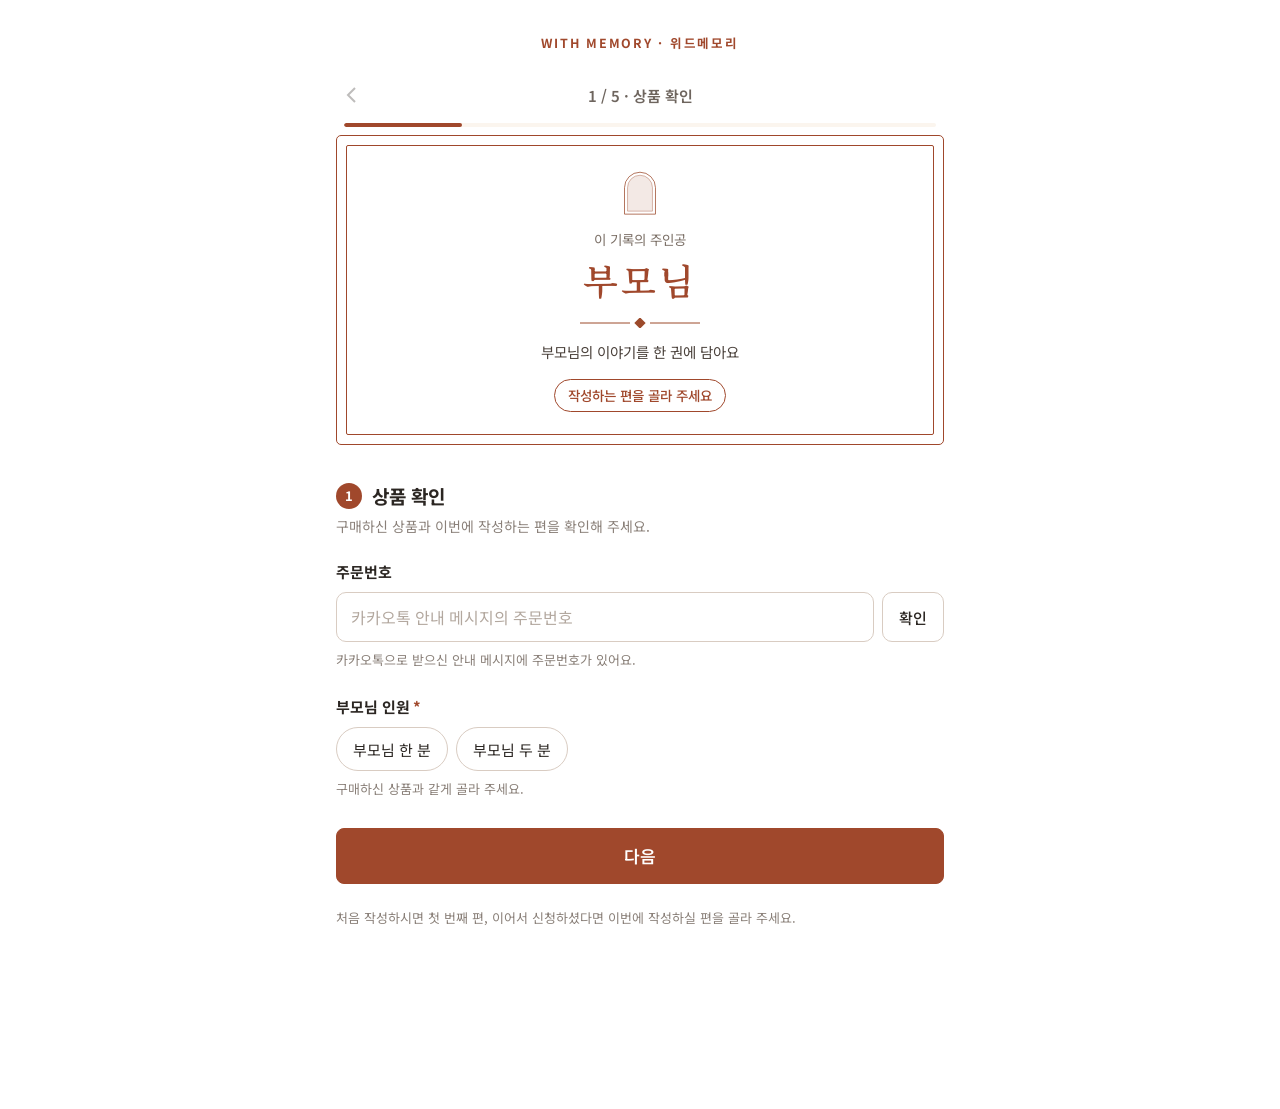
<file: form.html>
<!DOCTYPE html>
<html lang="ko">
<head>
<meta charset="utf-8">
<meta name="viewport" content="width=device-width, initial-scale=1">
<meta name="robots" content="noindex,nofollow">
<title>위드메모리 · 정보 입력</title>
<meta property="og:title" content="위드메모리 · 정보 입력">
<meta property="og:description" content="부모님께 여쭐 질문과 기록일을 정해 주세요.">
<meta property="og:type" content="website">
<link rel="preconnect" href="https://fonts.googleapis.com">
<link rel="preconnect" href="https://fonts.gstatic.com" crossorigin>
<link href="https://fonts.googleapis.com/css2?family=Noto+Sans+KR:wght@400;500;700&family=Noto+Serif+KR:wght@600&display=swap" rel="stylesheet">
<style>
:root{--ink:#221D1A;--sub:#6E655E;--mute:#8A8079;--line:#ECE5DD;--line2:#D9CCC2;--soft:#F7F3EE;--soft2:#FAF8F5;--accent:#9C4A2B;--accent-h:#86401F;--accent-soft:#FBF3EE;--warn:#B03A2E}
*{box-sizing:border-box}
html{-webkit-text-size-adjust:100%}
body{margin:0;background:var(--soft);color:var(--ink);font-family:"Noto Sans KR",-apple-system,BlinkMacSystemFont,"Apple SD Gothic Neo","Malgun Gothic",sans-serif;font-size:16px;line-height:1.7;word-break:keep-all}
[hidden]{display:none!important}
p,h1,h2,h3,ul{margin:0}
button,input,textarea{font-family:inherit;font-size:inherit}
button{cursor:pointer;color:inherit}
.wrap{max-width:880px;margin:0 auto;padding:20px 16px 72px}
.brand{font-size:12.5px;letter-spacing:.14em;color:var(--accent);font-weight:700;margin:0 0 14px;text-align:center}
.card{background:#fff;border:1px solid var(--line);border-radius:14px;padding:24px 18px;margin:0 0 16px}
.sec-h{display:flex;align-items:center;gap:10px;font-size:19px;font-weight:700;line-height:1.4;margin:0 0 6px}
.sec-h .n{width:26px;height:26px;border-radius:50%;background:var(--accent);color:#fff;font-size:13px;font-weight:700;display:inline-flex;align-items:center;justify-content:center;flex:none}
.sec-d{font-size:14px;color:var(--mute);margin:0 0 20px}

/* 상단 카드 */
.hero{max-width:640px;margin:0 auto 14px;padding:9px;border:1.5px solid var(--accent);border-radius:5px;background:#fff;color:var(--accent)}
.hero-in{border:1px solid var(--accent);border-radius:2px;padding:24px 16px 22px;text-align:center}
.arches{display:flex;justify-content:center;gap:8px;margin:0 0 12px}
.arches svg{width:34px;height:46px;display:block}
.hero .k{font-size:13.5px;color:#7A6E65;margin:0 0 6px}
.hero h1{font-family:"Noto Serif KR","Nanum Myeongjo",serif;font-weight:600;font-size:32px;letter-spacing:.08em;line-height:1.3;color:var(--accent)}
.orn{display:block;width:120px;height:10px;margin:14px auto 12px}
.hero .s{font-size:14.5px;color:#4A413B}
.tags{display:flex;justify-content:center;flex-wrap:wrap;gap:8px;margin:14px 0 0}
.tag{font-size:13.5px;font-weight:500;padding:4px 13px;border-radius:999px;border:1.5px solid var(--accent);color:var(--accent)}
.tag.on{background:var(--accent);color:#fff}
.bot{max-width:640px;margin:0 auto 18px;text-align:center;font-size:14px;color:#4A413B}
.bot strong{display:block;color:var(--ink);font-size:15px}
.bot a{display:inline-block;margin-top:10px;font-weight:700;font-size:14px;text-decoration:none;padding:9px 18px;border-radius:999px;border:1.5px solid var(--ink);color:var(--ink);background:#fff}

/* 입력 칸 */
.fld{margin:0 0 22px}
.fld:last-child{margin-bottom:0}
.lb{display:block;font-size:15px;font-weight:700;margin:0 0 8px}
.lb i{font-style:normal;color:var(--accent);margin-left:3px}
.lb small{font-weight:400;color:var(--mute);font-size:13px;margin-left:4px}
.help{font-size:13px;color:var(--mute);margin:7px 0 0}
.in{display:block;width:100%;height:50px;padding:0 14px;border:1px solid var(--line2);border-radius:10px;background:#fff;font-size:16px;color:var(--ink);-webkit-appearance:none;appearance:none;margin:0}
input[type=date].in{line-height:50px}
.dshow{font-size:14px;font-weight:700;color:var(--accent);margin:8px 2px 0}.dshow[hidden]{display:none}
.in:focus{outline:none;border-color:var(--accent);box-shadow:0 0 0 3px rgba(156,74,43,.12)}
.in::placeholder{color:#B3A89F}
.in[readonly]{background:var(--soft2)}
.stack>*+*{margin-top:8px}
.row2{display:flex;gap:8px}
.row2 .in{flex:1;min-width:0}
.btn-s{flex:none;height:50px;padding:0 16px;border:1px solid var(--line2);border-radius:10px;background:#fff;font-size:15px;font-weight:500}
.btn-s:hover{border-color:var(--accent);color:var(--accent)}
.chips{display:flex;flex-wrap:wrap;gap:8px}
.chips.col{flex-direction:column;align-items:flex-start}
.chips.col .chip span{border-radius:14px}
.chip{position:relative;display:inline-block}
.chip input{position:absolute;opacity:0;width:1px;height:1px;pointer-events:none}
.chip span{display:inline-flex;align-items:center;min-height:44px;padding:6px 16px;border:1px solid var(--line2);border-radius:999px;background:#fff;font-size:15px;line-height:1.4;cursor:pointer}
.chip input:checked+span{background:var(--accent);border-color:var(--accent);color:#fff;font-weight:700}
.chip input:focus-visible+span{box-shadow:0 0 0 3px rgba(156,74,43,.25)}
.chip input:disabled+span{opacity:.45;cursor:default}
.chip em{font-style:normal;font-size:12px;margin-left:6px}
.pg-note{margin-top:16px;background:#FBF8F4;border:1px solid var(--line2);border-radius:12px;padding:12px 14px;font-size:13.5px;line-height:1.65;color:var(--mute)}
.pg-note b{display:block;color:var(--ink);margin:0 0 3px}
.pg-note b+span+b{margin-top:10px}
.locked{display:inline-flex;align-items:center;min-height:44px;padding:0 16px;border-radius:999px;background:var(--soft);font-weight:700}
.chk{display:flex;gap:12px;align-items:flex-start;padding:14px;border:1px solid var(--line);border-radius:10px;background:var(--soft2);cursor:pointer;font-size:15px}
.chk input{width:22px;height:22px;flex:none;margin:3px 0 0;accent-color:var(--accent)}
.policy{white-space:pre-wrap;font-size:13.5px;line-height:1.75;color:#4A413B;background:var(--soft2);border:1px solid var(--line);border-radius:10px;padding:12px 14px 18px;max-height:104px;overflow:auto;margin:0 0 10px;-webkit-mask-image:linear-gradient(#000 78%,transparent);mask-image:linear-gradient(#000 78%,transparent)}
#informedText{display:block;max-height:calc(1.7em * 3);overflow:auto;padding-bottom:.6em;-webkit-mask-image:linear-gradient(#000 75%,transparent);mask-image:linear-gradient(#000 75%,transparent)}
#informedText.short{max-height:none;padding-bottom:0;-webkit-mask-image:none;mask-image:none}
.scrollhint{font-size:12.5px;color:#8A7D73;margin:-4px 2px 10px}
.note{font-size:14px;color:var(--sub);background:var(--soft);border-radius:10px;padding:12px 14px;margin:12px 0 0}
.fe{display:none;color:var(--warn);font-size:13.5px;font-weight:700;margin:7px 0 0}
.bad>.fe,.bad .fe{display:block}
.fld.bad .in,.fld.bad .chip span,.fld.bad .chk{border-color:var(--warn)}

/* 신청 전 안내 */
.before{border-color:#E3C9BC;background:#FFFCF9}
.before summary{list-style:none;cursor:pointer;display:flex;align-items:center;justify-content:space-between;gap:10px}
.before summary::-webkit-details-marker{display:none}
.before summary:after{content:"펼치기";flex:none;font-size:13px;color:var(--accent);font-weight:700}
.before[open] summary:after{content:"접기"}
.before .k{font-size:11px;letter-spacing:.22em;color:var(--accent);margin:0 0 4px}
.before h2{font-size:17px;line-height:1.45}
.before .lead{font-size:14px;color:var(--sub);margin:12px 0 0}
.before ul{list-style:none;padding:0;margin:14px 0}
.before li{position:relative;padding:0 0 0 24px;margin:0 0 9px;font-size:14px;line-height:1.65}
.before li:before{content:"";position:absolute;left:3px;top:7px;width:10px;height:5px;border-left:2px solid var(--accent);border-bottom:2px solid var(--accent);transform:rotate(-45deg)}
.before .foot{border-top:1px dashed var(--line2);padding-top:12px;font-size:13.5px;color:var(--accent)}

/* 질문 고르기 */
.wmf-ptabs{display:grid;grid-template-columns:1fr 1fr;gap:6px;margin:0 0 14px;padding:4px;border-radius:12px;background:var(--soft)}
.wmf-ptabs button{min-height:44px;border:0;border-radius:9px;background:none;font-size:14.5px;font-weight:600;color:var(--mute)}
.wmf-ptabs button.on{background:#fff;color:var(--accent);box-shadow:0 1px 3px rgba(0,0,0,.08)}
.wmf-ptabs button.ok:after{content:' ✓';color:var(--accent)}
.wmf-pwho{margin:0 0 12px;padding:12px 14px;border-radius:10px;background:var(--soft);font-size:14.5px}
.wmf-pwho b{color:var(--accent)}
.wmf-copy{display:flex;flex-direction:column;gap:6px;margin:0 0 14px;padding:12px 14px;border:1px dashed var(--accent);border-radius:10px}
.wmf-copy .wmf-btn-s{align-self:flex-start;border-color:var(--accent);color:var(--accent)}
.wmf-copy span{font-size:12.5px;color:var(--mute);line-height:1.6}
.wmf-pnav{display:flex;flex-direction:column;align-items:center;gap:10px;margin-top:18px}
.wmf-pnav .submit{margin:0}
.wmf-tone{padding:14px 16px;margin:0 0 14px;border:1px solid var(--line);border-radius:10px;background:#fff}
.wmf-tone-r{display:flex;align-items:center;gap:10px;flex-wrap:wrap;margin:0 0 8px}
.wmf-tone-r b{flex:0 0 64px;font-size:14px}
.wmf-tone-r .wmf-sheet-m button{min-width:64px}
.wmf-tone-ex{margin:4px 0 0;font-size:13.5px;color:var(--mute);line-height:1.6}
.wmf-tone-ex span{color:var(--ink)}
.wmf-pick{display:grid;grid-template-columns:minmax(0,1fr);gap:16px;align-items:start}
.wmf-pick-l{padding:16px;background:var(--soft);border-radius:10px}
.wmf-topics{display:flex;flex-wrap:wrap;gap:6px;margin:0 0 10px}
.wmf-topics button{min-height:32px;padding:0 12px;border:1px solid #E2D8CF;border-radius:999px;background:#fff;color:#6E655E;font-size:13px}
.wmf-topics button.on{background:var(--ink);border-color:var(--ink);color:#fff}
/* 추천 질문: 한 화면에 3개, 질문 카드를 누르면 담김, 옆으로 밀어 넘기기 (2026-11-28) */
.wmf-list{list-style:none;margin:0;padding:0;display:grid;gap:8px;touch-action:pan-y}
.wmf-list li{display:flex;align-items:center;gap:12px;min-height:76px;padding:14px 16px;border:1px solid var(--line2);border-radius:12px;background:#fff;font-size:15px;line-height:1.6;cursor:pointer;user-select:none;-webkit-user-select:none;transition:background-color .18s,color .18s,border-color .18s,transform .18s}
.wmf-list li span{flex:1}
.wmf-list li b{flex:none;font-size:13px;font-weight:700;color:var(--accent);white-space:nowrap}
@media (hover:hover){.wmf-list li:not(.on):hover{background:var(--accent);border-color:var(--accent);color:#fff}.wmf-list li:not(.on):hover b{color:#fff}}
.wmf-list li:not(.on):active{transform:scale(.98);background:var(--accent);border-color:var(--accent);color:#fff}
.wmf-list li:focus-visible{outline:2px solid var(--accent);outline-offset:2px}
.wmf-list li.on{background:var(--accent);border-color:var(--accent);color:#fff;cursor:default}
.wmf-list li.on b{color:#fff}
.wmf-list li.empty{cursor:default;border-style:dashed;color:var(--mute)}
.wmf-list.sw-n{animation:swN .28s ease-out}
.wmf-list.sw-p{animation:swP .28s ease-out}
@keyframes swN{from{opacity:0;transform:translateX(48px)}to{opacity:1;transform:none}}
@keyframes swP{from{opacity:0;transform:translateX(-48px)}to{opacity:1;transform:none}}
@media (prefers-reduced-motion:reduce){.wmf-list.sw-n,.wmf-list.sw-p{animation:none}}
.wmf-nav{display:flex;align-items:center;justify-content:space-between;gap:8px;margin-top:12px}
.wmf-nav .wmf-btn-s{min-width:96px}
.wmf-dots{display:flex;flex-direction:column;align-items:center;gap:2px}
.wmf-swipe{font-size:12px;color:var(--mute)}
.wmf-row{display:flex;align-items:center;justify-content:space-between;gap:10px;margin-top:12px;flex-wrap:wrap}
.wmf-page{font-size:13px;color:var(--mute)}
.wmf-btn-s.primary{background:var(--accent);border-color:var(--accent);color:#fff;font-weight:700}
.wmf-own-w{display:flex;gap:8px;margin-top:14px;padding-top:14px;border-top:1px solid #E8DFD6}
.wmf-own-w .in{height:44px;font-size:15px}
.wmf-btn-s{display:inline-flex;align-items:center;justify-content:center;min-height:40px;padding:0 15px;border:1px solid var(--line2);border-radius:999px;background:#fff;font-size:14px;font-weight:500;white-space:nowrap;flex:none}
.wmf-btn-s:hover{border-color:var(--accent);color:var(--accent)}
.wmf-btn-t{background:none;border:0;color:var(--mute);font-size:13.5px;padding:0 4px 0 12px;text-decoration:underline;text-underline-offset:3px}
.wmf-bar{margin:0 0 10px}
.wmf-count{font-size:16px;font-weight:700}
.wmf-all{display:flex;align-items:center;justify-content:space-between;gap:10px;flex-wrap:wrap;margin:0 0 6px;padding:10px 12px;border-radius:8px;background:var(--soft);font-size:13.5px}
.wmf-legend{font-size:12.5px;color:var(--mute);margin:0 0 10px;line-height:1.6}
.wmf-board{display:grid;gap:10px}
.wmf-sheet{border:1px solid var(--line);border-radius:10px;padding:12px}
.wmf-sheet.need{border-color:var(--warn)}
.wmf-sheet-hd{display:flex;align-items:center;gap:8px;flex-wrap:wrap;margin:0 0 6px}
.wmf-sheet-hd b{font-size:14.5px;margin-right:auto}
.wmf-sheet-m{display:inline-flex;gap:4px}
.wmf-sheet-m button{min-height:30px;padding:0 11px;border:1px solid var(--line2);border-radius:999px;background:#fff;font-size:12.5px;color:#6E655E}
.wmf-sheet-m button.on{background:var(--accent);border-color:var(--accent);color:#fff}
.wmf-fill1{background:none;border:0;color:var(--accent);font-size:12.5px;padding:0 2px;text-decoration:underline;text-underline-offset:3px}
.wmf-slot{display:flex;align-items:flex-start;gap:10px;padding:8px 10px;border:1px solid transparent;border-radius:8px;font-size:14.5px;line-height:1.6}
.wmf-slot+.wmf-slot{margin-top:4px}
.wmf-slot em{flex:none;width:30px;font-style:normal;font-size:12px;color:var(--mute);padding-top:2px}
.wmf-slot span{flex:1}
.wmf-slot.empty{background:var(--soft2);border:1px dashed var(--line2);color:#B3A89F;cursor:pointer}
.wmf-slot.tg{border-color:var(--accent);background:var(--accent-soft);color:var(--accent)}
.wmf-slot button{flex:none;width:28px;height:28px;border:0;border-radius:50%;background:#F2ECE6;color:#6E655E;font-size:15px;padding:0}
.wmf-status{font-size:13.5px;color:var(--mute);text-align:center;margin:12px 0 0}
.wmf-status.ok{color:var(--accent);font-weight:700}

/* 제출 */
.submit{display:flex;width:100%;max-width:420px;margin:8px auto 0;min-height:58px;align-items:center;justify-content:center;border:0;border-radius:999px;background:var(--accent);color:#fff;font-size:18px;font-weight:700}
.submit:hover{background:var(--accent-h)}
.submit:disabled{opacity:.6;cursor:default}
.err-box{color:var(--warn);font-weight:700;background:#FBEEEC;border-radius:12px;padding:14px;margin:0 0 14px;text-align:center;font-size:15px}
.loading{text-align:center;color:var(--sub);padding:40px 18px}
.spin{width:28px;height:28px;border:3px solid var(--line);border-top-color:var(--accent);border-radius:50%;margin:0 auto 14px;animation:sp 1s linear infinite}
@keyframes sp{to{transform:rotate(360deg)}}
.done{text-align:center;padding:36px 20px}
.done .ck{width:56px;height:56px;border-radius:50%;background:var(--accent);color:#fff;font-size:28px;line-height:56px;margin:0 auto 14px}
.done h2{font-size:23px;margin:0 0 10px}
.sum{text-align:left;background:var(--soft2);border:1px solid var(--line);border-radius:10px;padding:14px 16px;margin:18px 0;font-size:14.5px}
.sum div{display:flex;gap:12px;padding:3px 0}
.sum b{flex:none;width:76px;color:var(--mute);font-weight:500}
.nexts{text-align:left;list-style:none;padding:0;margin:0 0 18px;font-size:14.5px}
.nexts li{position:relative;padding-left:18px;margin:0 0 8px}
.nexts li:before{content:"";position:absolute;left:4px;top:10px;width:6px;height:6px;border-radius:50%;background:var(--accent)}
.btn-line{display:inline-flex;align-items:center;justify-content:center;min-height:52px;padding:0 24px;border-radius:999px;border:1.5px solid var(--accent);color:var(--accent);font-weight:700;text-decoration:none;background:#fff}
.toast{position:fixed;left:50%;bottom:24px;z-index:99;max-width:90%;transform:translateX(-50%);padding:10px 18px;border-radius:999px;background:var(--ink);color:#fff;font-size:14px;text-align:center;opacity:0;pointer-events:none;transition:opacity .2s}
.toast.on{opacity:1}
.foot-c{text-align:center;font-size:13px;color:var(--mute);margin-top:22px}

@media (min-width:820px){
  .wrap{padding-top:32px}
  .card{padding:32px}
  .hero h1{font-size:36px}
  .wmf-pick{grid-template-columns:minmax(0,5fr) minmax(0,6fr);gap:24px}
  .wmf-pick-l{position:sticky;top:16px;padding:20px}
}
/* 번호별로 한 화면씩 넘기기 (녹음 페이지와 같은 모양) */
:root{--accent:#A0482C;--accent-h:#8A3D24;--ink:#2B2622;--accent-soft:#FBF5EE}
body{background:#FFFFFF}
.wrap{max-width:640px}
#f > section.card,#main > section.card{border:0;border-radius:0;padding:24px 0 8px;background:transparent;margin:0}
.stepoff{display:none!important}
.st-top{position:sticky;top:0;z-index:20;background:#FFFFFF;margin:0 -16px 8px;padding:env(safe-area-inset-top) 0 0}
.st-bar{height:56px;display:flex;align-items:center;justify-content:space-between;padding:0 8px}
.st-back{width:48px;height:48px;border:0;background:transparent;display:flex;align-items:center;justify-content:center;border-radius:8px}
.st-back:disabled{opacity:.3}
.st-cnt{font-size:15px;font-weight:600;color:var(--sub)}
.st-prog{height:4px;background:#FBF5EE;margin:0 24px;border-radius:2px;overflow:hidden}
.st-prog i{display:block;height:100%;width:20%;background:var(--accent);border-radius:2px;transition:width .3s}
.st-foot{position:sticky;bottom:0;z-index:20;background:#FFFFFF;margin:16px -16px 0;padding:12px 16px calc(16px + env(safe-area-inset-bottom))}
.st-msg{white-space:pre-line;font-size:15px;line-height:1.6;font-weight:600;color:var(--accent);background:#FBF5EE;border-radius:8px;padding:12px 16px;margin:0 0 12px}
.st-row{display:flex;gap:8px}
.st-btn{flex:1;height:56px;border-radius:8px;border:1px solid var(--accent);background:#FFFFFF;color:var(--accent);font-size:17px;font-weight:600}
.st-btn.main{background:var(--accent);color:#FFFFFF}
.st-btn.main:active{background:var(--accent-h)}
.st-btn:disabled{opacity:.4}
.st-btn.prev{flex:0 0 96px}
#submitBtn{display:none}
.st-in{animation:stIn .25s ease-out}
@keyframes stIn{from{opacity:0;transform:translateX(24px)}to{opacity:1;transform:none}}
</style>
<link rel="stylesheet" href="ux.css">
</head>
<body>
<div class="wrap">
  <p class="brand">WITH MEMORY · 위드메모리</p>

  <div class="ux-skw" id="loading" role="status" aria-label="주문 정보를 확인하고 있어요">
    <span class="ux-sk b" style="height:200px;margin-top:0"></span>
    <span class="ux-sk h" style="margin-top:28px"></span>
    <span class="ux-sk l"></span><span class="ux-sk s"></span>
    <span class="ux-sk b"></span>
    <span class="ux-sk btn"></span>
    <p>주문 정보를 확인하고 있어요</p>
  </div>

  <form id="f" novalidate hidden>
    <!-- 상단 카드 -->
    <div class="hero" aria-live="polite">
      <div class="hero-in">
        <div class="arches" id="hArches"></div>
        <p class="k">이 기록의 주인공</p>
        <h1 id="hTitle">부모님</h1>
        <svg class="orn" viewBox="0 0 120 10" aria-hidden="true"><line x1="0" y1="5" x2="50" y2="5" stroke="#9C4A2B" stroke-width="1"/><rect x="56" y="1" width="8" height="8" transform="rotate(45 60 5)" fill="#9C4A2B"/><line x1="70" y1="5" x2="120" y2="5" stroke="#9C4A2B" stroke-width="1"/></svg>
        <p class="s" id="hSub">부모님의 이야기를 한 권에 담아요</p>
        <div class="tags" id="hTags"></div>
      </div>
    </div>
    <p class="bot" id="bot1" hidden><strong>처음 작성하시나요? 인원을 먼저 확인해 주세요.</strong><span id="bot1Text"></span><br><a id="mypage" href="#" target="_blank" rel="noopener">마이페이지에서 주문 취소하기</a></p>
    <p class="bot" id="bot6" hidden><strong>마지막 다섯 번째 편이에요.</strong>앞 편에서 고른 질문과 겹치지 않게 골라 주세요. 다섯 편을 모두 마치시면 PDF와 웹책을 보내 드려요.</p>

    <!-- 1. 상품 확인 -->
    <section class="card">
      <h2 class="sec-h"><span class="n">1</span>상품 확인</h2>
      <p class="sec-d">구매하신 상품과 이번에 작성하는 편을 확인해 주세요.</p>

      <div class="fld" data-k="o">
        <span class="lb">주문번호</span>
        <div id="oShow" class="locked" hidden></div>
        <div id="oEdit" hidden>
          <div class="row2"><input class="in" id="oInput" inputmode="numeric" autocomplete="off" placeholder="카카오톡 안내 메시지의 주문번호"><button type="button" class="btn-s" id="oCheck">확인</button></div>
          <p class="help">카카오톡으로 받으신 안내 메시지에 주문번호가 있어요.</p>
        </div>
        <p class="fe"></p>
      </div>

      <div class="fld" data-k="people">
        <span class="lb">부모님 인원<i>*</i></span>
        <div id="peopleShow" class="locked" hidden></div>
        <div class="chips" id="peopleChips">
          <label class="chip"><input type="radio" name="people" value="1"><span>부모님 한 분</span></label>
          <label class="chip"><input type="radio" name="people" value="2"><span>부모님 두 분</span></label>
        </div>
        <p class="help" id="peopleHelp">구매하신 상품과 같게 골라 주세요.</p>
        <p class="fe"></p>
      </div>

      <div class="fld" data-k="ed">
        <span class="lb">작성하는 편<i>*</i></span>
        <div class="chips" id="edChips"></div>
        <p class="help" id="edHelp"></p>
        <p class="fe"></p>
      </div>
    </section>

    <div id="main" hidden>
      <!-- 신청 전 안내 -->
      <details class="card before" id="before">
        <summary><div><p class="k">BEFORE YOU START</p><h2 id="bTitle">신청 전에 부모님께 먼저 말씀해 주세요</h2></div></summary>
        <p class="lead" id="bLead"></p>
        <ul id="bList"></ul>
        <p class="foot" id="bFoot"></p>
      </details>

      <!-- 2. 기본 정보 -->
      <section class="card">
        <h2 class="sec-h"><span class="n">2</span>기본 정보</h2>
        <p class="sec-d" id="basicDesc">신청하신 분 정보와 기록일을 입력해 주세요.</p>

        <div class="fld" data-k="applicantName" id="fApplicantName">
          <label class="lb" for="applicantName">신청자 성함<i>*</i></label>
          <input class="in" id="applicantName" maxlength="30" autocomplete="name" placeholder="예: 김민지">
          <p class="fe"></p>
        </div>
        <div class="fld" data-k="applicantPhone">
          <label class="lb" for="applicantPhone">신청자 연락처<i>*</i></label>
          <input class="in tel" id="applicantPhone" type="tel" inputmode="numeric" maxlength="13" autocomplete="tel" placeholder="010-0000-0000">
          <p class="help" id="applicantPhoneHelp">진행 안내를 이 번호로 보내 드려요. 구매하실 때 적은 번호와 같게 적어 주세요.</p>
          <p class="fe"></p>
        </div>
        <div class="fld" data-k="recordDate">
          <label class="lb" for="recordDate">기록일 (부모님 인터뷰 날짜)<i>*</i></label>
          <input class="in" id="recordDate" type="date">
          <p class="dshow" id="recordDateShow" hidden></p>
          <p class="help" id="dateHelp"></p>
          <p class="fe"></p>
        </div>

        <div class="fld" data-k="participants" id="fParticipants">
          <span class="lb">이번 편에 참여하시는 분<i>*</i></span>
          <div class="chips">
            <label class="chip"><input type="radio" name="participants" value="두 분 모두"><span>두 분 모두</span></label>
            <label class="chip"><input type="radio" name="participants" value="첫 번째 분만"><span>첫 번째 분만</span></label>
            <label class="chip"><input type="radio" name="participants" value="두 번째 분만"><span>두 번째 분만</span></label>
          </div>
          <p class="help" id="partHelp">처음 신청하실 때 첫 번째로 적으신 분이 '첫 번째 분'이에요. 신청자 연락처를 적으시면 성함으로 보여 드려요.</p>
          <p class="fe"></p>
        </div>
      </section>

      <!-- 3. 질문 고르기 -->
      <section class="card" data-k="q" id="secQ">
        <h2 class="sec-h"><span class="n">3</span><span id="qTitle">질문 20개 고르기</span></h2>
        <div class="wmf-ptabs" id="pTabs" hidden><button type="button" data-pg="1">첫 번째 부모님</button><button type="button" data-pg="2">두 번째 부모님</button></div>
        <p class="wmf-pwho" id="pWho" hidden></p>
        <div id="gP1">
          <div class="fld" data-k="p1Name">
            <label class="lb" for="p1Name" id="p1NameLb">부모님 성함<i>*</i></label>
            <input class="in" id="p1Name" maxlength="30" placeholder="예: 김순자">
            <p class="fe"></p>
          </div>
          <div class="fld" data-k="p1Phone">
            <label class="lb" for="p1Phone" id="p1PhoneLb">부모님 연락처<i>*</i></label>
            <input class="in tel" id="p1Phone" type="tel" inputmode="numeric" maxlength="13" placeholder="010-0000-0000">
            <p class="help">기록일에 이 번호로 알림톡이나 문자로 안내를 보내 드려요.</p>
            <p class="fe"></p>
          </div>
        </div>
          <div id="gP2">
            <div class="fld" data-k="p2Name">
              <label class="lb" for="p2Name">두 번째 부모님 성함<i>*</i></label>
              <input class="in" id="p2Name" maxlength="30" placeholder="예: 박영수">
              <p class="fe"></p>
            </div>
            <div class="fld" data-k="p2Phone">
              <label class="lb" for="p2Phone">두 번째 부모님 연락처<i>*</i></label>
              <input class="in tel" id="p2Phone" type="tel" inputmode="numeric" maxlength="13" placeholder="010-0000-0000">
              <p class="fe"></p>
            </div>
          </div>
        <div class="wmf-copy" id="pCopyW" hidden><button type="button" class="wmf-btn-s" id="pCopy">첫 번째 부모님과 같은 질문 담기</button><span>질문과 답하는 방법이 그대로 담기고, 부르는 말은 두 번째 부모님에 맞게 바뀌어요.</span></div>
        <p class="sec-d" id="qHelp"></p>
        <div class="wmf-tone" id="wTone">
          <div class="wmf-tone-r"><b>말투</b><span class="wmf-sheet-m" id="wToneT"><button type="button" data-tone="존">존댓말</button><button type="button" data-tone="반">반말</button></span></div>
          <div class="wmf-tone-r"><b>부르는 말</b><span class="wmf-sheet-m" id="wToneW"></span></div>
          <p class="wmf-tone-ex">평소 부모님께 쓰시는 말로 질문이 바뀌어 책에도 그대로 실려요.<br>예) <span id="wToneEx"></span></p>
        </div>
        <div class="wmf-pick">
          <div class="wmf-pick-l">
            <div class="wmf-topics" id="wTopics"></div>
            <ul class="wmf-list" id="wList"></ul>
            <div class="wmf-nav"><button type="button" class="wmf-btn-s" id="wPrev" aria-label="이전 질문 3개">‹ 이전</button><span class="wmf-dots"><span class="wmf-page" id="wPage"></span><span class="wmf-swipe">누르면 담겨요 · 밀면 넘어가요</span></span><button type="button" class="wmf-btn-s" id="wMore" aria-label="다음 질문 3개">다음 ›</button></div>
            <div class="wmf-own-w"><input type="text" class="in" id="wOwn" maxlength="80" placeholder="직접 쓰기: 여쭙고 싶은 질문" enterkeyhint="done"><button type="button" class="wmf-btn-s" id="wOwnAdd">담기</button></div>
          </div>
          <div>
            <div class="wmf-row wmf-bar"><b class="wmf-count" id="wCount">0 / 20</b><span><button type="button" class="wmf-btn-s primary" id="wFillAll">빈 칸 골고루 채우기</button><button type="button" class="wmf-btn-t" id="wClear">모두 비우기</button></span></div>
            <div class="wmf-all"><b>모든 장을 같은 방법으로</b><span class="wmf-sheet-m"><button type="button" data-all="녹음">녹음</button><button type="button" data-all="손글씨">손글씨</button></span></div>
            <p class="wmf-legend">녹음: 링크를 열어 직접 녹음해요(스마트폰이 어려우시면 신청하신 분 휴대폰으로 함께 녹음하셔도 돼요) · 손글씨: 기록지를 우편으로 보내 드려요</p>
            <div class="wmf-board" id="wBoard"></div>
            <p class="wmf-status" id="wStatus"></p>
            <p class="fe"></p>
          </div>
        </div>
        <div class="wmf-pnav" id="pNav" hidden>
          <button type="button" class="submit" id="pNext">다음: 두 번째 부모님 질문 고르기</button>
          <button type="button" class="wmf-btn-t" id="pPrev">← 첫 번째 부모님 질문으로</button>
        </div>
      </section>

      <!-- 4. 진행 정보 -->
      <section class="card" id="secMore">
        <h2 class="sec-h"><span class="n">4</span>진행 정보</h2>
        <p class="sec-d" id="moreDesc">고르신 방법에 맞춰 필요한 칸만 보여 드려요.</p>

        <div class="fld" data-k="callTime" id="fCallTime">
          <span class="lb">전화 희망 시간 <small>전화로 답하는 장이 있어요</small></span>
          <div class="chips">
            <label class="chip" id="callSame"><input type="radio" name="callTime" value="same"><span>지난번과 같게</span></label>
            <label class="chip"><input type="radio" name="callTime" value="오전 9시–12시"><span>오전 9시–12시</span></label>
            <label class="chip"><input type="radio" name="callTime" value="낮 12시–3시"><span>낮 12시–3시</span></label>
            <label class="chip"><input type="radio" name="callTime" value="오후 3시–6시"><span>오후 3시–6시</span></label>
            <label class="chip"><input type="radio" name="callTime" value="저녁 6시–8시"><span>저녁 6시–8시</span></label>
            <label class="chip"><input type="radio" name="callTime" value="상관없음"><span>상관없음</span></label>
          </div>
          <p class="help">기록일에 고르신 시간대에 전화드려요.</p>
          <p class="fe"></p>
        </div>

        <div class="fld" data-k="phone1New" id="fPhone1New">
          <label class="lb" for="phone1New" id="phone1NewLb">부모님 연락처 변경 <small>바뀐 경우에만</small></label>
          <input class="in tel" id="phone1New" type="tel" inputmode="numeric" maxlength="13" placeholder="비워 두시면 지난번 번호로 연락드려요">
          <p class="fe"></p>
        </div>
        <div class="fld" data-k="phone2New" id="fPhone2New">
          <label class="lb" for="phone2New">두 번째 부모님 연락처 변경 <small>바뀐 경우에만</small></label>
          <input class="in tel" id="phone2New" type="tel" inputmode="numeric" maxlength="13" placeholder="비워 두시면 지난번 번호로 연락드려요">
          <p class="fe"></p>
        </div>

        <div class="fld" data-k="a1" id="fA1">
          <span class="lb" id="a1Lb">부모님 주소<i>*</i></span>
          <div class="stack">
            <div class="row2"><input class="in" id="a1zip" placeholder="우편번호" inputmode="numeric" maxlength="5"><button type="button" class="btn-s" data-post="a1">주소 찾기</button></div>
            <input class="in" id="a1addr" maxlength="120" placeholder="주소">
            <input class="in" id="a1detail" maxlength="80" placeholder="상세주소 (동·호수)">
          </div>
          <p class="help" id="a1Help">손글씨 장이 있어 이 주소로 기록지를 보내 드려요.</p>
          <p class="fe"></p>
        </div>
        <div class="fld" data-k="a2" id="fA2">
          <span class="lb" id="a2Lb">두 번째 부모님 주소 <small>따로 사시는 경우만</small></span>
          <div class="stack">
            <div class="row2"><input class="in" id="a2zip" placeholder="우편번호" inputmode="numeric" maxlength="5"><button type="button" class="btn-s" data-post="a2">주소 찾기</button></div>
            <input class="in" id="a2addr" maxlength="120" placeholder="주소">
            <input class="in" id="a2detail" maxlength="80" placeholder="상세주소 (동·호수)">
          </div>
          <p class="fe"></p>
        </div>

        <div class="fld" data-k="pickup" id="fPickup">
          <span class="lb" id="pickupLb">기록지 회수 장소<i>*</i></span>
          <div class="chips">
            <label class="chip" id="pickupSame"><input type="radio" name="pickup" value="same"><span>지난번과 같게</span></label>
            <label class="chip"><input type="radio" name="pickup" value="현관 앞"><span>현관 앞</span></label>
            <label class="chip"><input type="radio" name="pickup" value="우편함"><span>우편함</span></label>
            <label class="chip"><input type="radio" name="pickup" value="기타 (카카오톡 문의)"><span>기타 (카카오톡 문의)</span></label>
          </div>
          <p class="help">다 쓰신 기록지를 택배 기사님이 가지러 가는 곳이에요.</p>
          <p class="fe"></p>
        </div>

        <div class="fld" data-k="photo" id="fPhoto" hidden>
          <span class="lb" id="photoLb">이번 편에 사진을 넣으시겠어요?<i>*</i></span>
          <div class="chips col">
            <label class="chip"><input type="radio" name="photo" value="no"><span>이번 편에는 넣지 않을게요</span></label>
            <label class="chip"><input type="radio" name="photo" value="녹음"><span>넣을게요 · 사진 이야기는 녹음으로 (사진마다 1분 안)</span></label>
            <label class="chip" id="photoHand"><input type="radio" name="photo" value="손글씨"><span>넣을게요 · 사진 이야기는 손글씨로 (기록지 사진 이야기 칸)</span></label>
          </div>
          <p class="help" id="photoHelp">사진 추가 1개로 한 편에 사진 2장(두 분은 각 2장)을 넣을 수 있어요. 사진 이야기 손글씨는 손글씨로 답하는 장이 있을 때 고를 수 있어요. 녹음한 사진 이야기는 사진 아래 한 면에 맞춰 옮겨요.</p>           <div class="pg-note" id="photoAsk" hidden><b id="photoAskT" style="color:var(--warn)"></b><span><button type="button" class="wmf-btn-s" id="askMore">손글씨 장 늘리기</button> <button type="button" class="wmf-btn-s" id="askRec">사진 이야기는 녹음으로</button></span></div>
          <p class="fe"></p>
        </div>

        <div class="pg-note"><b>답을 옮겨 적는 방식</b><span>녹음으로 남기신 답은 "어, 음" 같은 군말과 말 더듬음만 덜고, 사투리와 말투, 입버릇은 그대로 살려 옮겨요. 뜻을 바꾸거나 없는 말을 더하지 않아요.</span><b>속지에 담기는 분량</b><span>속지 한 면에는 질문 하나와 답 하나를 담아요. 답이 한 면을 넘으면 그 질문만 속지 한 장의 앞면에서 뒷면으로 이어서 담고, 이런 답은 한 편에 두 개까지예요. 앞 장의 뒷면이 비지 않도록 뒤에 있는 질문의 답을 앞으로 당겨 담기 때문에 속지 순서가 질문 순서와 다를 수 있어요. 긴 답이 세 번째부터이거나 한 답이 두 면을 넘으면 뜻이 같은 범위에서 되풀이되는 말을 덜어 줄여요. 한쪽 면이 비어 있는 속지는 한 편에 많아야 한 면 생길 수 있어요.</span></div>
      </section>

      <!-- 5. 확인과 동의 -->
      <section class="card" id="secAgree">
        <h2 class="sec-h"><span class="n">5</span>확인과 동의</h2>
        <p class="sec-d">마지막으로 두 가지를 확인해 주세요.</p>

        <div class="fld" data-k="informed">
          <span class="lb">부모님께 미리 말씀드리셨나요?<i>*</i></span>
          <label class="chk"><input type="checkbox" id="informed"><span id="informedText"></span></label>
          <p class="scrollhint" id="informedHint" style="margin-top:6px">글을 위로 밀면 전체 내용을 보실 수 있어요.</p>
          <p class="fe"></p>
        </div>

        <div class="fld" data-k="privacy">
          <span class="lb">개인정보 수집 및 이용 동의<i>*</i></span>
          <div class="policy" id="policy" tabindex="0">위드메모리는 기록물 제작과 진행 안내를 위해 아래와 같이 개인정보를 수집·이용합니다.

1. 수집·이용 목적
기록물(책) 제작, 기록일·진행 안내 연락(전화, 알림톡, 문자), 기록지 발송과 회수, 결과물 배송, 이어서 신청할 때 입력 정보 재사용, PDF·웹책 발송과 웹책 보관 기간 만료 안내

2. 수집 항목
신청자 성함·연락처, 부모님(받는 분) 성함·연락처·주소, 기록일, 기록지 회수 장소, 이번 편 참여 대상, 질문과 장별 답하는 방법, 사진에 대한 이야기를 남길 방법
(각 페이지에서 입력하는 항목만 수집합니다)

3. 보유·이용 기간
질문 등 신청 정보는 다섯 번째 편 결과물을 발송한 날(이용 기간 안에 다섯 편을 마치지 못하면 이용 기간이 끝난 날)부터 3개월이 지난 뒤 처음 도래하는 1일에 파기합니다. 연락처·주소는 마지막 회차 결과물을 발송한 날부터 1년 동안 보관한 뒤 파기하며(이용 기간이 끝나 남은 편을 환불한 경우에는 이용 기간이 끝난 날부터 1년), 웹책을 받으신 경우 신청자 성함·연락처는 만료 안내를 위해 웹책 보관 기간이 끝날 때까지 보관합니다.

4. 동의를 거부할 권리
동의를 거부하실 수 있으며, 거부하시면 기록물 제작을 진행할 수 없습니다.

입력하신 정보는 구글(미국 등)의 서버에 보관됩니다(개인정보처리방침 제7조). 부모님 본인의 동의는 정보를 입력하시기 전에 동의 페이지에서 먼저 받습니다. 부모님 성함과 연락처는 동의 때 적어 주신 내용이 채워지며, 부모님이 동의를 철회하시면 부모님 정보는 지체 없이 삭제합니다.
자세한 내용은 개인정보처리방침에서 확인하실 수 있습니다.</div>
          <p class="scrollhint">글을 위로 밀면 전체 내용을 보실 수 있어요.</p>
          <label class="chk"><input type="checkbox" id="privacy"><span>개인정보 수집 및 이용에 동의합니다.</span></label>
          <p class="fe"></p>
        </div>
      </section>

      <p class="err-box" id="err" hidden></p>
      <button type="submit" class="submit" id="submitBtn">제출하기</button>
      <p class="foot-c">문의 070-5236-0786 · 카카오톡 채널 위드메모리</p>
    </div>
  </form>

  <div class="card done" id="done" hidden>
    <div class="ck">✓</div>
    <h2>접수되었어요</h2>
    <p>정성껏 준비하겠습니다. 감사합니다.</p>
    <div class="sum" id="doneSum"></div>
    <ul class="nexts" id="doneNext"></ul>
    <p class="foot-c">문의 070-5236-0786 · 카카오톡 채널 위드메모리</p>
  </div>
</div>
<div class="toast" id="toast" aria-live="polite"></div>
<noscript><p style="text-align:center;padding:20px">이 페이지는 자바스크립트를 켜야 작성할 수 있어요.</p></noscript>

<script src="https://t1.kakaocdn.net/mapjsapi/bundle/postcode/prod/postcode.v2.js" async></script>
<script>
/* 추천 질문 (2026-10-31 정리) — D: [주제 번호, 존댓말, 반말, 직접 고를 때만(1)]
   {P…} = 부르는 말(부모님·아버지·어머니 / 반말: 없음·아빠·엄마) + 조사, {S…} = 배우자를 부르는 말 + 조사 */
window.WMQ={T:["어린 시절", "학창 시절", "젊은 날", "일과 삶", "사랑과 인연", "부모가 된 날들", "가족과 고향", "좋아하는 것", "싫어하는 것", "인생의 지혜", "지금과 앞으로", "깊은 이야기"],D:[
[0, "어릴 때 가장 좋아했던 음식은 무엇이었나요? 그 음식을 좋아하신 이유가 무엇인가요?", "어릴 때 제일 좋아했던 음식은 뭐였어? 그 음식을 좋아한 이유가 뭐야?", 0],
[0, "어릴 때 가장 갖고 싶었던 물건은 무엇이었나요? 그 물건을 갖고 싶으셨던 이유가 무엇인가요?", "어릴 때 제일 갖고 싶었던 물건은 뭐였어? 그 물건을 갖고 싶었던 이유가 뭐야?", 0],
[0, "어린 시절 가장 기억에 남는 선물은 무엇인가요? 누가 어떤 날 주신 선물이었나요?", "어릴 때 받은 선물 중에 제일 기억에 남는 건 뭐야? 누가 언제 준 선물이었어?", 0],
[0, "어릴 때 꿈은 무엇이었나요? 그 꿈을 갖게 된 계기가 무엇인가요?", "어릴 때 꿈은 뭐였어? 그 꿈을 갖게 된 계기가 뭐야?", 0],
[0, "어린 시절 가장 무서웠던 것은 무엇이었나요? 그것이 무서우셨던 이유가 무엇인가요?", "어릴 때 제일 무서웠던 건 뭐였어? 그게 무서웠던 이유가 뭐야?", 0],
[0, "어릴 때 크게 혼났던 일이 있나요? 어떤 일로 혼나셨나요?", "어릴 때 크게 혼났던 일 있어? 어떤 일로 혼났어?", 0],
[0, "어린 시절 가장 기억에 남는 날이 언제였나요? 그날 어떤 일이 있었나요?", "어릴 때 제일 기억에 남는 날은 언제야? 그날 무슨 일이 있었어?", 0],
[0, "어릴 적 별명은 무엇이었나요? 그 별명은 어떻게 생기게 되었나요?", "어릴 때 별명은 뭐였어? 그 별명은 어떻게 생겼어?", 0],
[0, "어릴 때 용돈을 받으면 어디에 쓰셨나요? 그때 가장 즐겨 사신 것은 무엇이었나요?", "어릴 때 용돈 받으면 어디에 썼어? 그때 제일 자주 산 건 뭐였어?", 0],
[0, "어린 시절 좋아했던 노래가 있나요? 그 노래를 좋아하신 이유가 무엇인가요?", "어릴 때 좋아했던 노래 있어? 그 노래를 좋아한 이유가 뭐야?", 0],
[0, "어릴 때 재미난 에피소드가 있나요? 어떤 일이었는지 이야기해 주실 수 있나요?", "어릴 때 재밌었던 에피소드 있어? 어떤 일이었는지 얘기해 줄 수 있어?", 0],
[0, "어린 시절 형제자매와 왜 가장 많이 싸우셨나요? 싸운 뒤에는 어떻게 화해하셨나요?", "어릴 때 형제자매랑 제일 많이 싸운 이유는 뭐였어? 싸우고 나서는 어떻게 화해했어?", 0],
[0, "어릴 때 혼자 가장 멀리 가 본 곳은 어디였나요? 그곳에 가시게 된 이유가 무엇인가요?", "어릴 때 혼자 제일 멀리 가 본 곳은 어디야? 거기에 가게 된 이유가 뭐야?", 0],
[0, "어린 시절 기억에 남는 생일이 있나요? 그 생일에 어떤 일이 있었나요?", "어릴 때 기억에 남는 생일 있어? 그 생일에 무슨 일이 있었어?", 0],
[0, "어릴 때 처음으로 혼자 해낸 일은 무엇이었나요? 그때 기분은 어떠셨나요?", "어릴 때 처음으로 혼자 해낸 일은 뭐였어? 그때 기분은 어땠어?", 0],
[0, "어릴 때 가장 크게 다쳤던 기억이 있나요? 어쩌다 다치시게 되었나요?", "어릴 때 제일 크게 다쳤던 기억 있어? 어쩌다 다치게 됐어?", 0],
[0, "어릴 때 가장 좋아했던 옷은 어떤 옷이었나요? 그 옷을 좋아하신 이유가 무엇인가요?", "어릴 때 제일 좋아했던 옷은 어떤 옷이었어? 그 옷을 좋아한 이유가 뭐야?", 0],
[0, "어릴 때 처음으로 거짓말을 했던 기억이 있나요? 그때 거짓말을 하신 이유가 무엇인가요?", "어릴 때 처음으로 거짓말했던 기억 있어? 그때 거짓말한 이유가 뭐야?", 0],
[0, "어린 시절 동네 친구들과 자주 가던 곳은 어디였나요? 그곳에서 주로 무엇을 하며 노셨나요?", "어릴 때 동네 친구들이랑 자주 가던 곳은 어디였어? 거기서 주로 뭐 하고 놀았어?", 0],
[0, "어릴 때 가장 신기했던 물건은 무엇이었나요? 그 물건을 처음 보셨을 때 어떠셨나요?", "어릴 때 제일 신기했던 물건은 뭐였어? 그 물건 처음 봤을 때 어땠어?", 0],
[0, "어린 시절 처음으로 돈을 벌어 본 경험이 있나요? 어떤 일을 해서 버셨고, 그 돈은 어디에 쓰셨나요?", "어릴 때 처음으로 돈 벌어 본 적 있어? 무슨 일로 벌었고, 그 돈은 어디에 썼어?", 0],
[0, "어릴 때 가장 자랑하고 싶었던 일은 무엇이었나요? 그 일을 누구에게 가장 자랑하고 싶으셨나요?", "어릴 때 제일 자랑하고 싶었던 일은 뭐였어? 그 일을 누구한테 제일 자랑하고 싶었어?", 0],
[0, "어릴 때 좋아했던 만화나 이야기책이 있었나요? 그 이야기를 좋아하신 이유가 무엇인가요?", "어릴 때 좋아했던 만화나 이야기책 있었어? 그 이야기를 좋아한 이유가 뭐야?", 0],
[0, "어린 시절 살던 집에서 가장 좋아했던 곳이 어디였나요? 그곳에서 주로 무엇을 하셨나요?", "어릴 때 살던 집에서 제일 좋아했던 곳은 어디였어? 거기서 주로 뭐 했어?", 0],
[0, "어릴 때 들었던 말 중 아직도 기억나는 말이 있나요? 누가 어떤 상황에서 해 준 말인가요?", "어릴 때 들었던 말 중에 아직도 기억나는 말 있어? 누가 어떤 상황에서 해 준 말이야?", 0],
[0, "어린 시절 기억 중 사진으로 남기고 싶은 장면이 있나요? 그 장면을 남기고 싶으신 이유가 무엇인가요?", "어릴 때 기억 중에 사진으로 남기고 싶은 장면 있어? 그 장면을 남기고 싶은 이유가 뭐야?", 0],
[0, "어릴 때 되고 싶었던 어른의 모습은 어땠나요? 그런 어른이 되고 싶으셨던 계기가 무엇인가요?", "어릴 때 되고 싶었던 어른은 어떤 모습이었어? 그런 어른이 되고 싶었던 계기가 뭐야?", 0],
[0, "어린 시절로 하루만 돌아간다면 무엇을 하고 싶으세요? 그 일을 하고 싶으신 이유가 무엇인가요?", "어린 시절로 하루만 돌아간다면 뭐 하고 싶어? 그걸 하고 싶은 이유가 뭐야?", 0],
[0, "어린 시절 가장 행복했던 기억은 무엇인가요? 그때 누구와 무엇을 하고 계셨나요?", "어릴 때 제일 행복했던 기억은 뭐야? 그때 누구랑 뭘 하고 있었어?", 0],
[0, "어릴 때 가장 싫어했던 음식은 무엇이었나요? 그 음식을 싫어하신 이유가 무엇인가요?", "어릴 때 제일 싫어했던 음식은 뭐였어? 그 음식을 싫어한 이유가 뭐야?", 0],
[0, "어린 시절 가장 외로웠던 순간이 있었나요? 그때는 어떻게 견디셨나요?", "어릴 때 제일 외로웠던 순간 있었어? 그때는 어떻게 견뎠어?", 0],
[0, "어린 시절 가장 크게 울었던 날은 언제였나요? 그날 어떤 일이 있었나요?", "어릴 때 제일 크게 울었던 날은 언제였어? 그날 무슨 일이 있었어?", 0],
[0, "어린 시절의 나에게 어떤 말을 해 주고 싶으세요? 그 말을 해 주고 싶으신 이유가 무엇인가요?", "어릴 때의 자신한테 무슨 말을 해 주고 싶어? 그 말을 해 주고 싶은 이유가 뭐야?", 0],
[0, "어린 시절 가장 인상 깊었던 일은 무엇인가요? 그 일이 기억에 남으신 이유가 무엇인가요?", "어릴 때 제일 인상 깊었던 일은 뭐야? 그 일이 기억에 남은 이유가 뭐야?", 0],
[1, "처음 학교에 가던 날을 기억하시나요? 그날 기분은 어떠셨나요?", "처음 학교 가던 날 기억나? 그날 기분은 어땠어?", 1],
[1, "학교까지 어떻게 다니셨나요? 그 길에서 기억나는 일이 있나요?", "학교까지 어떻게 다녔어? 그 길에서 기억나는 일 있어?", 1],
[1, "가장 좋아했던 과목은 무엇이었나요? 그 과목을 좋아하신 이유가 무엇인가요?", "제일 좋아했던 과목은 뭐였어? 그 과목을 좋아한 이유가 뭐야?", 1],
[1, "가장 싫어했던 과목은 무엇이었나요? 그 과목을 싫어하신 이유가 무엇인가요?", "제일 싫어했던 과목은 뭐였어? 그 과목을 싫어한 이유가 뭐야?", 1],
[1, "기억에 남는 선생님이 계신가요? 그 선생님이 기억에 남으신 이유가 무엇인가요?", "기억에 남는 선생님 있어? 그 선생님이 기억에 남은 이유가 뭐야?", 1],
[1, "수학여행은 어디로 가셨나요? 그곳에서 기억나는 일이 있나요?", "수학여행은 어디로 갔어? 거기서 기억나는 일 있어?", 1],
[1, "학창 시절 별명이 있었나요? 그 별명은 어떻게 생기게 되었나요?", "학교 다닐 때 별명 있었어? 그 별명은 어떻게 생겼어?", 1],
[1, "교복을 처음 입었을 때 기분이 어땠나요? 그날 어떤 일이 있었나요?", "교복 처음 입었을 때 기분이 어땠어? 그날 무슨 일이 있었어?", 1],
[1, "시험 기간에는 어떻게 공부하셨나요? 그때 나만의 공부 방법이 있었나요?", "시험 기간에는 어떻게 공부했어? 그때 자기만의 공부 방법이 있었어?", 1],
[1, "학교에서 받은 상 중 기억에 남는 것이 있나요? 어떤 일로 받으신 상이었나요?", "학교에서 받은 상 중에 기억에 남는 거 있어? 어떤 일로 받은 상이었어?", 1],
[1, "학창 시절 가장 크게 혼난 일은 무엇이었나요? 어떤 일로 혼나셨나요?", "학교 다닐 때 제일 크게 혼난 일은 뭐였어? 어떤 일로 혼났어?", 1],
[1, "방과 후에는 주로 무엇을 하셨나요? 주로 누구와 함께 보내셨나요?", "방과 후에는 주로 뭐 했어? 주로 누구랑 같이 보냈어?", 1],
[1, "학창 시절 좋아했던 가수나 배우가 있었나요? 그분을 좋아하신 이유가 무엇인가요?", "학교 다닐 때 좋아했던 가수나 배우 있었어? 그 사람을 좋아한 이유가 뭐야?", 1],
[1, "쉬는 시간에는 친구들과 무엇을 하며 노셨나요? 그때 함께 놀던 친구들은 어떤 친구들이었나요?", "쉬는 시간에는 친구들이랑 뭐 하고 놀았어? 그때 같이 놀던 친구들은 어떤 친구들이었어?", 1],
[1, "학창 시절 가장 설렜던 순간은 언제였나요? 그때 어떤 일이 있었나요?", "학교 다닐 때 제일 설렜던 순간은 언제였어? 그때 무슨 일이 있었어?", 1],
[1, "학창 시절 가장 열심히 했던 일은 무엇이었나요? 그 일을 그렇게 열심히 하신 이유가 무엇인가요?", "학교 다닐 때 제일 열심히 했던 건 뭐였어? 그 일을 그렇게 열심히 한 이유가 뭐야?", 1],
[1, "졸업식 날은 어떤 기억으로 남아 있나요? 그날 누구와 무엇을 하셨나요?", "졸업식 날은 어떤 기억으로 남아 있어? 그날 누구랑 뭐 했어?", 1],
[1, "학창 시절 꿈은 무엇이었나요? 그 꿈을 갖게 된 계기가 무엇인가요?", "학교 다닐 때 꿈은 뭐였어? 그 꿈을 갖게 된 계기가 뭐야?", 1],
[1, "공부 말고 잘했던 것이 있었나요? 어떻게 잘하게 되셨나요?", "공부 말고 잘했던 거 있었어? 어떻게 잘하게 됐어?", 1],
[1, "학창 시절 가장 억울했던 일이 있었나요? 그 일은 어떻게 마무리되었나요?", "학교 다닐 때 제일 억울했던 일 있었어? 그 일은 어떻게 마무리됐어?", 1],
[1, "친구들과 몰래 했던 일 중 기억나는 것이 있나요? 누구와 어떻게 하셨나요?", "친구들이랑 몰래 했던 일 중에 기억나는 거 있어? 누구랑 어떻게 했어?", 1],
[1, "학창 시절 즐겨 읽던 책이 있었나요? 그 책을 즐겨 읽으신 이유가 무엇인가요?", "학교 다닐 때 즐겨 읽던 책 있었어? 그 책을 즐겨 읽은 이유가 뭐야?", 1],
[1, "학창 시절 가장 무서웠던 선생님은 어떤 분이셨나요? 그 선생님과 기억나는 일이 있나요?", "학교 다닐 때 제일 무서웠던 선생님은 어떤 분이었어? 그 선생님이랑 기억나는 일 있어?", 1],
[1, "학교 다니며 가장 힘들었던 일은 무엇이었나요? 그때는 어떻게 이겨 내셨나요?", "학교 다니면서 제일 힘들었던 일은 뭐였어? 그때는 어떻게 이겨 냈어?", 1],
[1, "학창 시절 친구들 사이에서 유행하던 것이 있었나요? 직접 해 보신 적도 있나요?", "학교 다닐 때 친구들 사이에서 유행하던 거 있었어? 직접 해 본 적도 있어?", 1],
[1, "처음으로 받은 편지나 쪽지를 기억하시나요? 누가 보낸 것이었고, 어떤 내용이었나요?", "처음으로 받은 편지나 쪽지 기억나? 누가 보낸 거였고, 무슨 내용이었어?", 1],
[1, "학교 가기 싫었던 날에는 어떻게 하셨나요? 그런 날 기억나는 일이 있나요?", "학교 가기 싫었던 날에는 어떻게 했어? 그런 날 기억나는 일 있어?", 1],
[1, "학창 시절 가장 큰 고민은 무엇이었나요? 그 고민은 어떻게 풀어 가셨나요?", "학교 다닐 때 제일 큰 고민은 뭐였어? 그 고민은 어떻게 풀어 갔어?", 1],
[1, "학창 시절 방학은 어떻게 보내셨나요? 가장 기억에 남는 방학은 언제인가요?", "학교 다닐 때 방학은 어떻게 보냈어? 제일 기억에 남는 방학은 언제야?", 1],
[1, "학창 시절로 돌아간다면 꼭 해 보고 싶은 일이 있나요? 그 일을 해 보고 싶으신 이유가 무엇인가요?", "학창 시절로 돌아간다면 꼭 해 보고 싶은 일 있어? 그걸 해 보고 싶은 이유가 뭐야?", 1],
[1, "학창 시절 가장 자신 있었던 순간은 언제였나요? 그때 어떤 일이 있었나요?", "학교 다닐 때 제일 자신 있었던 순간은 언제였어? 그때 무슨 일이 있었어?", 1],
[1, "처음으로 진지하게 고민했던 진로는 무엇이었나요? 그 진로를 생각하게 된 계기가 무엇인가요?", "처음으로 진지하게 고민했던 진로는 뭐였어? 그 진로를 생각하게 된 계기가 뭐야?", 1],
[1, "학창 시절 가장 많이 웃었던 일은 무엇이었나요? 누구와 어떤 일로 웃으셨나요?", "학교 다닐 때 제일 많이 웃었던 일은 뭐였어? 누구랑 무슨 일로 웃었어?", 1],
[1, "선생님께 칭찬받았던 기억이 있나요? 어떤 일로 칭찬받으셨나요?", "선생님한테 칭찬받았던 기억 있어? 무슨 일로 칭찬받았어?", 1],
[1, "학창 시절 친구와 크게 다툰 적이 있나요? 그 뒤에는 어떻게 화해하셨나요?", "학교 다닐 때 친구랑 크게 싸운 적 있어? 그 뒤에는 어떻게 화해했어?", 1],
[1, "학창 시절의 나에게 어떤 말을 해 주고 싶으세요? 그 말을 해 주고 싶으신 이유가 무엇인가요?", "학교 다닐 때 자신한테 무슨 말을 해 주고 싶어? 그 말을 해 주고 싶은 이유가 뭐야?", 1],
[1, "학창 시절 사진 중 가장 좋아하는 사진은 어떤 사진인가요? 그 사진을 찍던 날 어떤 일이 있었나요?", "학교 다닐 때 사진 중에 제일 좋아하는 사진은 어떤 거야? 그 사진 찍던 날 무슨 일이 있었어?", 1],
[1, "학교를 떠날 때 가장 아쉬웠던 것은 무엇이었나요? 그것이 아쉬우셨던 이유가 무엇인가요?", "학교를 떠날 때 제일 아쉬웠던 건 뭐였어? 그게 아쉬웠던 이유가 뭐야?", 1],
[1, "학창 시절 가장 부끄러웠던 일은 무엇이었나요? 지금 돌아보면 그 일이 어떻게 느껴지시나요?", "학교 다닐 때 제일 부끄러웠던 일은 뭐였어? 지금 돌아보면 그 일이 어떻게 느껴져?", 1],
[1, "학창 시절 몰래 좋아했던 사람이 있었나요? 그분의 어떤 점이 좋으셨나요?", "학교 다닐 때 몰래 좋아했던 사람 있었어? 그 사람의 어떤 점이 좋았어?", 1],
[1, "그 시절 하고 싶었지만 못 했던 공부가 있나요? 그 공부를 하지 못하신 이유가 무엇인가요?", "그때 하고 싶었는데 못 했던 공부 있어? 그 공부를 못 한 이유가 뭐야?", 1],
[1, "학창 시절 가장 포기하기 싫었던 것은 무엇이었나요? 그것만은 포기하기 싫으셨던 이유가 무엇인가요?", "학교 다닐 때 제일 포기하기 싫었던 건 뭐였어? 그것만은 포기하기 싫었던 이유가 뭐야?", 1],
[1, "학창 시절 가장 인상 깊었던 일은 무엇인가요? 그 일이 기억에 남으신 이유가 무엇인가요?", "학교 다닐 때 제일 인상 깊었던 일은 뭐야? 그 일이 기억에 남은 이유가 뭐야?", 1],
[2, "스무 살 때 {P은} 어떤 사람이었나요? 그때 주로 어떻게 지내셨나요?", "스무 살 때 {P는} 어떤 사람이었어? 그때 주로 어떻게 지냈어?", 0],
[2, "첫 월급을 받던 날, 무엇을 하셨나요? 그 월급은 어디에 쓰셨나요?", "첫 월급 받던 날 뭐 했어? 그 월급은 어디에 썼어?", 0],
[2, "처음 집을 떠나 혼자 살게 되었을 때 어떤 마음이셨나요? 처음 지내신 곳은 어떤 곳이었나요?", "처음 집 떠나서 혼자 살게 됐을 때 어떤 마음이었어? 처음 지낸 곳은 어떤 곳이었어?", 0],
[2, "처음으로 혼자 여행을 떠났던 곳은 어디였나요? 그곳으로 떠나신 이유가 무엇인가요?", "처음으로 혼자 여행 갔던 곳은 어디였어? 거기로 떠난 이유가 뭐야?", 0],
[2, "젊은 시절 가장 용기 냈던 일은 무엇이었나요? 그 용기를 내게 된 계기가 무엇인가요?", "젊었을 때 제일 용기 냈던 일은 뭐였어? 그 용기를 내게 된 계기가 뭐야?", 0],
[2, "처음으로 어른이 되었다고 느낀 순간은 언제였나요? 그때 어떤 일이 있었나요?", "처음으로 어른이 됐다고 느낀 순간은 언제였어? 그때 무슨 일이 있었어?", 0],
[2, "젊은 시절 가장 크게 웃었던 일은 무엇이었나요? 누구와 어떤 일로 웃으셨나요?", "젊었을 때 제일 크게 웃었던 일은 뭐였어? 누구랑 무슨 일로 웃었어?", 0],
[2, "젊은 시절 가장 크게 실패했던 경험은 무엇이었나요? 그 경험으로 무엇을 배우셨나요?", "젊었을 때 제일 크게 실패했던 경험은 뭐였어? 그 경험으로 뭘 배웠어?", 0],
[2, "젊은 시절 돈이 없어도 즐거웠던 일이 있나요? 그때 누구와 무엇을 하셨나요?", "젊었을 때 돈 없어도 즐거웠던 일 있어? 그때 누구랑 뭐 했어?", 0],
[2, "그 시절 가장 큰 걱정은 무엇이었나요? 그 걱정은 어떻게 이겨 내셨나요?", "그때 제일 큰 걱정은 뭐였어? 그 걱정은 어떻게 이겨 냈어?", 0],
[2, "젊은 날 가장 자유롭다고 느낀 순간은 언제였나요? 그때 어디서 무엇을 하고 계셨나요?", "젊었을 때 제일 자유롭다고 느낀 순간은 언제였어? 그때 어디서 뭘 하고 있었어?", 0],
[2, "젊은 시절 가장 열정을 쏟았던 일은 무엇이었나요? 그 일에 마음을 쏟게 된 계기가 무엇인가요?", "젊었을 때 제일 열정을 쏟았던 일은 뭐였어? 그 일에 마음을 쏟게 된 계기가 뭐야?", 0],
[2, "그 시절 가장 자주 듣던 잔소리는 무엇이었나요? 누구에게 들으셨고, 그때는 어떻게 받아들이셨나요?", "그때 제일 자주 듣던 잔소리는 뭐였어? 누구한테 들었고, 그때는 어떻게 받아들였어?", 0],
[2, "젊은 시절에 했던 가장 무모한 일은 무엇이었나요? 그 일을 하게 된 계기가 무엇인가요?", "젊었을 때 했던 제일 무모한 일은 뭐였어? 그걸 하게 된 계기가 뭐야?", 0],
[2, "젊은 시절 가장 존경했던 사람은 누구였나요? 그분의 어떤 점을 존경하셨나요?", "젊었을 때 제일 존경했던 사람은 누구였어? 그 사람의 어떤 점을 존경했어?", 0],
[2, "젊은 시절의 나에게 해 주고 싶은 말은 무엇인가요? 그 말을 해 주고 싶으신 이유가 무엇인가요?", "젊은 시절의 자신한테 해 주고 싶은 말은 뭐야? 그 말을 해 주고 싶은 이유가 뭐야?", 0],
[2, "젊은 시절 들었던 조언 중 지금도 기억나는 것이 있나요? 누가 어떤 상황에서 해 준 조언인가요?", "젊었을 때 들었던 조언 중에 지금도 기억나는 거 있어? 누가 어떤 상황에서 해 준 조언이야?", 0],
[2, "젊은 날 가장 뿌듯했던 일은 무엇이었나요? 그 일을 어떻게 해내셨나요?", "젊었을 때 제일 뿌듯했던 일은 뭐였어? 그 일을 어떻게 해냈어?", 0],
[2, "젊은 시절 가장 친했던 친구와는 어떤 추억이 있나요? 그 친구와 가장 기억에 남는 일은 무엇인가요?", "젊었을 때 제일 친했던 친구랑은 어떤 추억이 있어? 그 친구랑 제일 기억에 남는 일은 뭐야?", 0],
[2, "젊은 날 가장 설렜던 첫 경험은 무엇이었나요? 그때 어떤 일이 있었나요?", "젊었을 때 제일 설렜던 첫 경험은 뭐였어? 그때 무슨 일이 있었어?", 0],
[2, "그 시절로 하루 돌아간다면 누구를 만나고 싶으세요? 그분을 만나고 싶으신 이유가 무엇인가요?", "그 시절로 하루 돌아간다면 누구를 만나고 싶어? 그 사람을 만나고 싶은 이유가 뭐야?", 0],
[2, "젊은 시절 꿈꾸던 미래와 지금은 얼마나 닮았나요? 어떤 점이 닮았고, 어떤 점이 다른가요?", "젊었을 때 꿈꾸던 미래랑 지금은 얼마나 닮았어? 어떤 점이 닮았고, 어떤 점이 달라?", 0],
[2, "20대 시절 {P의} 꿈은 무엇이었나요? 그 꿈을 갖게 된 계기가 무엇인가요?", "20대 시절 {P의} 꿈은 뭐였어? 그 꿈을 갖게 된 계기가 뭐야?", 0],
[2, "{P께서} 제 나이 때 가장 큰 고민은 무엇이었나요? 그 고민은 어떻게 풀어 가셨나요?", "{P가} 지금 내 나이였을 때 제일 큰 고민은 뭐였어? 그 고민은 어떻게 풀어 갔어?", 0],
[2, "젊은 시절 가장 무서웠던 것은 무엇이었나요? 그것이 무서우셨던 이유가 무엇인가요?", "젊었을 때 제일 무서웠던 건 뭐였어? 그게 무서웠던 이유가 뭐야?", 0],
[2, "젊은 시절 가장 막막했던 때는 언제였나요? 그때는 어떻게 이겨 내셨나요?", "젊었을 때 제일 막막했던 때는 언제였어? 그때는 어떻게 이겨 냈어?", 0],
[2, "그 시절 포기해야 했던 꿈이 있나요? 그 꿈을 포기하신 이유가 무엇인가요?", "그때 포기해야 했던 꿈 있어? 그 꿈을 포기한 이유가 뭐야?", 0],
[2, "다시 스무 살이 되면 가장 먼저 무엇을 하실래요? 그 일을 가장 먼저 하고 싶으신 이유가 무엇인가요?", "다시 스무 살로 돌아간다면 제일 먼저 뭐 하고 싶어? 그걸 제일 먼저 하고 싶은 이유가 뭐야?", 0],
[2, "20대 시절 가장 행복했던 순간은 언제였나요? 그때 어떤 일이 있었나요?", "20대 때 제일 행복했던 순간은 언제였어? 그때 무슨 일이 있었어?", 0],
[2, "서른 살 무렵에는 어떤 고민을 하셨나요? 그 고민은 어떻게 풀어 가셨나요?", "서른 살쯤에는 어떤 고민을 했어? 그 고민은 어떻게 풀어 갔어?", 0],
[2, "젊은 시절 가장 후회되는 선택은 무엇인가요? 그때 그 선택을 하신 이유가 무엇인가요?", "젊었을 때 제일 후회되는 선택은 뭐야? 그때 그 선택을 한 이유가 뭐야?", 0],
[2, "젊은 시절 누구에게도 말하지 못한 꿈이 있었나요? 그 꿈을 말하지 못하신 이유가 무엇인가요?", "젊었을 때 누구한테도 말 못 한 꿈 있었어? 그 꿈을 말 못 한 이유가 뭐야?", 0],
[2, "20대 때와 지금, 무엇이 가장 달라지셨나요? 그렇게 달라지게 된 계기가 무엇인가요?", "20대 때랑 지금, 스스로 뭐가 제일 달라졌다고 느껴? 그렇게 달라지게 된 계기가 뭐야?", 0],
[2, "젊은 날 가장 인상 깊었던 일은 무엇인가요? 그 일이 기억에 남으신 이유가 무엇인가요?", "젊었을 때 제일 인상 깊었던 일은 뭐야? 그 일이 기억에 남은 이유가 뭐야?", 0],
[3, "처음 일을 시작했을 때 어떤 일을 하셨나요? 그 일을 하게 된 계기가 무엇인가요?", "처음 일 시작했을 때 어떤 일을 했어? 그 일을 하게 된 계기가 뭐야?", 0],
[3, "첫 출근 날을 기억하시나요? 그날 어떤 일이 있었나요?", "첫 출근 날 기억나? 그날 무슨 일이 있었어?", 0],
[3, "일하면서 가장 보람 있었던 순간은 언제였나요? 그때 어떤 일이 있었나요?", "일하면서 제일 보람 있었던 순간은 언제였어? 그때 무슨 일이 있었어?", 0],
[3, "일하면서 가장 힘들었던 시기는 언제였나요? 그때는 어떻게 이겨 내셨나요?", "일하면서 제일 힘들었던 시기는 언제였어? 그때는 어떻게 이겨 냈어?", 0],
[3, "일이 힘들 때 버틸 수 있게 해 준 것은 무엇이었나요? 그것이 힘이 되었던 이유가 무엇인가요?", "일이 힘들 때 버틸 수 있게 해 준 건 뭐였어? 그게 힘이 됐던 이유가 뭐야?", 0],
[3, "일하며 배운 것 중 가장 소중한 것은 무엇인가요? 그것을 배우게 된 계기가 무엇인가요?", "일하면서 배운 것 중에 제일 소중한 건 뭐야? 그걸 배우게 된 계기가 뭐야?", 0],
[3, "일을 고를 때 무엇을 가장 중요하게 생각하셨나요? 그것을 중요하게 생각하신 이유가 무엇인가요?", "일 고를 때 뭘 제일 중요하게 생각했어? 그걸 중요하게 생각한 이유가 뭐야?", 0],
[3, "다시 직업을 고를 수 있다면 어떤 일을 해 보고 싶으세요? 그 일을 해 보고 싶으신 이유가 무엇인가요?", "다시 직업을 고를 수 있다면 어떤 일 해 보고 싶어? 그 일을 해 보고 싶은 이유가 뭐야?", 0],
[3, "일하면서 받은 칭찬 중 가장 기억에 남는 말은 무엇인가요? 누가 어떤 일로 해 준 말인가요?", "일하면서 받은 칭찬 중에 제일 기억에 남는 말은 뭐야? 누가 무슨 일로 해 준 말이야?", 0],
[3, "일하며 가장 크게 실수했던 일이 있나요? 그 일은 어떻게 수습하셨나요?", "일하면서 제일 크게 실수했던 일 있어? 그 일은 어떻게 수습했어?", 0],
[3, "일을 마치고 돌아오는 길에 주로 무슨 생각을 하셨나요? 그 길은 어떤 길이었나요?", "일 끝나고 돌아오는 길에 주로 무슨 생각 했어? 그 길은 어떤 길이었어?", 0],
[3, "일과 가족 사이에서 가장 고민했던 순간은 언제였나요? 그때 어떤 결정을 하셨나요?", "일이랑 가족 사이에서 제일 고민했던 순간은 언제였어? 그때 어떤 결정을 했어?", 0],
[3, "처음으로 일에서 인정받았던 날을 기억하시나요? 어떤 일로 인정받으셨나요?", "처음으로 일에서 인정받았던 날 기억나? 무슨 일로 인정받았어?", 0],
[3, "가장 바빴던 시절의 하루는 어떻게 흘러갔나요? 그 시절을 어떻게 버텨 내셨나요?", "제일 바빴던 때 하루는 어떻게 흘러갔어? 그때를 어떻게 버텨 냈어?", 0],
[3, "돈에 대해 가장 크게 배운 경험은 무엇인가요? 어떤 일이 있었나요?", "돈에 대해 제일 크게 배운 경험은 뭐야? 무슨 일이 있었어?", 0],
[3, "가장 아끼며 모았던 돈은 어디에 쓰셨나요? 그 돈은 어떻게 모으셨나요?", "제일 아껴서 모았던 돈은 어디에 썼어? 그 돈은 어떻게 모았어?", 0],
[3, "일을 바꾸거나 그만두기로 했던 순간이 있나요? 그런 결정을 하신 이유가 무엇인가요?", "일을 바꾸거나 그만두기로 했던 순간 있어? 그런 결정을 한 이유가 뭐야?", 0],
[3, "처음 내 힘으로 무언가 이뤘다고 느낀 때는요? 무엇을 이루셨고, 그때 기분은 어떠셨나요?", "처음으로 자기 힘으로 뭔가 이뤘다고 느낀 때는 언제였어? 뭘 이뤘고, 그때 기분은 어땠어?", 0],
[3, "가장 오래 일한 곳을 떠나던 날은 어땠나요? 그곳에서 함께한 분들은 어떤 분들이었나요?", "제일 오래 일한 곳을 떠나던 날은 어땠어? 거기서 같이 일한 사람들은 어땠어?", 0],
[3, "일을 잘하는 비결이 있다면 무엇이라고 생각하세요? 그렇게 생각하게 된 계기가 무엇인가요?", "일 잘하는 비결이 있다면 뭐라고 생각해? 그렇게 생각하게 된 계기가 뭐야?", 0],
[3, "돈보다 더 중요하다고 느꼈던 순간이 있나요? 그때 어떤 일이 있었나요?", "돈보다 더 중요하다고 느꼈던 순간 있어? 그때 무슨 일이 있었어?", 0],
[3, "일하면서 가장 크게 웃었던 일은 무엇이었나요? 누구와 어떤 일로 웃으셨나요?", "일하면서 제일 크게 웃었던 일은 뭐였어? 누구랑 무슨 일로 웃었어?", 0],
[3, "처음 내 집이나 내 방을 마련했을 때 기분이 어땠나요? 그곳은 어떤 곳이었나요?", "처음 자기 집이나 자기 방을 마련했을 때 기분이 어땠어? 거기는 어떤 곳이었어?", 0],
[3, "살면서 가장 큰 결정은 무엇이었나요? 그 결정을 하신 이유가 무엇인가요?", "살면서 제일 큰 결정은 뭐였어? 그 결정을 한 이유가 뭐야?", 0],
[3, "중요한 결정을 내릴 때 누구와 가장 많이 상의하셨나요? 그분과 상의하신 이유가 무엇인가요?", "중요한 결정 내릴 때 누구랑 제일 많이 상의했어? 그 사람이랑 상의한 이유가 뭐야?", 0],
[3, "일을 쉬게 된다면 가장 하고 싶은 일은 무엇인가요? 그 일을 하고 싶으신 이유가 무엇인가요?", "일을 줄이거나 쉬게 되면 제일 하고 싶은 건 뭐야? 그걸 하고 싶은 이유가 뭐야?", 0],
[3, "일하며 만난 고마운 분께 전하고 싶은 말이 있나요? 그분은 어떤 도움을 주셨나요?", "일하면서 만난 고마운 분한테 전하고 싶은 말 있어? 그 사람은 어떤 도움을 줬어?", 0],
[3, "일과 관련해 아직 이루지 못한 꿈이 있나요? 그 꿈을 아직 간직하신 이유가 무엇인가요?", "일과 관련해서 아직 못 이룬 꿈 있어? 그 꿈을 아직 간직한 이유가 뭐야?", 0],
[3, "일하며 가장 무서웠던 순간은 언제였나요? 그때 어떤 일이 있었나요?", "일하면서 제일 무서웠던 순간은 언제였어? 그때 무슨 일이 있었어?", 0],
[3, "일하느라 놓쳐서 아쉬운 일이 있나요? 그때로 돌아간다면 어떻게 하고 싶으신가요?", "일하느라 놓쳐서 아쉬운 일 있어? 그때로 돌아간다면 어떻게 하고 싶어?", 0],
[3, "나의 일이 누군가에게 도움이 되었다고 느낀 적이 있나요? 그때 어떤 일이 있었나요?", "하는 일이 누군가한테 도움이 됐다고 느낀 적 있어? 그때 무슨 일이 있었어?", 0],
[3, "자녀가 일을 시작할 때 꼭 해 주고 싶은 말이 있나요? 그 말을 해 주고 싶으신 이유가 무엇인가요?", "자식이 일을 시작할 때 꼭 해 주고 싶은 말 있어? 그 말을 해 주고 싶은 이유가 뭐야?", 0],
[3, "일하면서 가장 힘들었던 순간은 언제였나요? 그때는 어떻게 이겨 내셨나요?", "일하면서 제일 힘들었던 순간은 언제였어? 그때는 어떻게 이겨 냈어?", 0],
[3, "일이 힘들어도 가족에게는 말하지 못했던 일이 있나요? 가족에게 말하지 못하신 이유가 무엇인가요?", "일이 힘들어도 가족한테는 말 못 했던 일 있어? 가족한테 말 못 한 이유가 뭐야?", 0],
[3, "하고 싶었지만 가족 때문에 하지 못한 일이 있나요? 어떤 일이었고, 지금은 어떤 마음이신가요?", "하고 싶었는데 가족 때문에 못 한 일 있어? 어떤 일이었고, 지금은 어떤 마음이야?", 0],
[3, "일하면서 가장 자존심이 상했던 순간은 언제였나요? 그 일은 어떻게 넘기셨나요?", "일하면서 제일 자존심 상했던 순간은 언제였어? 그 일은 어떻게 넘겼어?", 0],
[3, "일을 처음 시작한 나에게 해 주고 싶은 말이 있나요? 그 말을 해 주고 싶으신 이유가 무엇인가요?", "처음 일 시작하던 때의 자신한테 해 주고 싶은 말 있어? 그 말을 해 주고 싶은 이유가 뭐야?", 0],
[3, "일하면서 가장 인상 깊었던 일은 무엇인가요? 그 일이 기억에 남으신 이유가 무엇인가요?", "일하면서 제일 인상 깊었던 일은 뭐야? 그 일이 기억에 남은 이유가 뭐야?", 0],
[4, "젊은 시절 이상형이 무엇이었나요? 그런 사람이 좋으셨던 이유가 무엇인가요?", "젊었을 때 이상형은 어떤 사람이었어? 그런 사람이 좋았던 이유가 뭐야?", 0],
[4, "살아 보니 사랑은 어떤 것이던가요? 그렇게 느끼게 된 계기가 무엇인가요?", "살아 보니까 사랑은 어떤 거였어? 그렇게 느끼게 된 계기가 뭐야?", 0],
[4, "친구에게 가장 크게 도움받았던 일은 무엇인가요? 어떤 상황에서 도움을 받으셨나요?", "친구한테 제일 크게 도움받았던 일은 뭐야? 어떤 상황에서 도움을 받았어?", 0],
[4, "사람을 볼 때 가장 중요하게 보는 점은 무엇인가요? 그렇게 생각하게 된 계기가 무엇인가요?", "사람 볼 때 제일 중요하게 보는 건 뭐야? 그렇게 생각하게 된 계기가 뭐야?", 0],
[4, "사람과의 관계에서 가장 크게 배운 점은 무엇인가요? 그것을 배우게 된 계기가 무엇인가요?", "사람 관계에서 제일 크게 배운 건 뭐야? 그걸 배우게 된 계기가 뭐야?", 0],
[4, "받았던 선물 중 가장 마음이 담겼던 것은 무엇이었나요? 누가 어떤 날 주신 선물이었나요?", "받았던 선물 중에 제일 마음이 담겼던 건 뭐였어? 누가 언제 준 선물이었어?", 0],
[4, "가장 정성껏 준비했던 선물은 무엇이었나요? 누구를 위해 준비하셨나요?", "누군가를 위해 제일 정성껏 준비했던 선물은 뭐였어? 누구를 위해 준비했어?", 0],
[4, "오래가는 관계의 비결은 무엇이라고 생각하세요? 그렇게 생각하게 된 계기가 무엇인가요?", "오래가는 관계의 비결은 뭐라고 생각해? 그렇게 생각하게 된 계기가 뭐야?", 0],
[4, "좋은 사람을 만나려면 무엇을 봐야 할까요? 그렇게 생각하시는 이유가 무엇인가요?", "자식이 좋은 사람을 만나려면 뭘 봐야 한다고 생각해? 그렇게 생각하는 이유가 뭐야?", 0],
[4, "{S를} 처음 만난 날을 기억하시나요? 어디서 어떻게 만나셨나요?", "{S를} 처음 만난 날 기억나? 어디서 어떻게 만났어?", 1],
[4, "{S의} 첫인상은 어땠나요? 그 뒤로 마음은 어떻게 바뀌었나요?", "{S} 첫인상은 어땠어? 그 뒤로 마음은 어떻게 바뀌었어?", 1],
[4, "결혼을 결심하게 된 순간은 언제였나요? 결혼을 결심하게 된 계기가 무엇인가요?", "결혼을 결심하게 된 순간은 언제였어? 결혼을 결심하게 된 계기가 뭐야?", 1],
[4, "프러포즈는 어떻게 주고받으셨나요? 그날 기분은 어떠셨나요?", "프러포즈는 어떻게 했어? 그날 기분은 어땠어?", 1],
[4, "결혼식 날 가장 기억에 남는 순간은 언제였나요? 그 순간이 기억에 남으신 이유가 무엇인가요?", "결혼식 날 제일 기억에 남는 순간은 언제야? 그 순간이 기억에 남은 이유가 뭐야?", 1],
[4, "{S에게} 가장 고마웠던 순간은 언제였나요? 그때 어떤 일이 있었나요?", "{S한테} 제일 고마웠던 순간은 언제였어? 그때 무슨 일이 있었어?", 1],
[4, "{S의} 가장 좋은 점은 무엇인가요? 그 점을 느끼신 계기가 무엇인가요?", "{S의} 제일 좋은 점은 뭐야? 그 점을 느낀 계기가 뭐야?", 1],
[4, "{S와} 간 여행 중 가장 기억에 남는 곳은 어디인가요? 그곳에서 어떤 일이 있었나요?", "{S랑} 같이 간 여행 중에 제일 기억에 남는 곳은 어디야? 거기서 무슨 일이 있었어?", 1],
[4, "다툰 뒤 화해하는 두 분만의 방법이 있었나요? 주로 어떻게 화해하셨나요?", "싸우고 나서 화해하는 둘만의 방법 있었어? 주로 어떻게 화해했어?", 1],
[4, "{S에게} 아직 하지 못한 말이 있나요? 아직 말하지 못하신 이유가 무엇인가요?", "{S한테} 아직 못 한 말 있어? 아직 말 못 한 이유가 뭐야?", 1],
[4, "{S와} 함께 지내며 가장 행복했던 시기는 언제였나요? 그때 두 분은 어떻게 지내셨나요?", "{S랑} 같이 지내면서 제일 행복했던 때는 언제야? 그때 둘은 어떻게 지냈어?", 1],
[4, "결혼 생활에서 가장 크게 배운 것은 무엇인가요? 그것을 배우게 된 계기가 무엇인가요?", "결혼 생활에서 제일 크게 배운 건 뭐야? 그걸 배우게 된 계기가 뭐야?", 1],
[4, "결혼기념일에 기억나는 일이 있나요? 그해에는 어떻게 보내셨나요?", "결혼기념일에 기억나는 일 있어? 그해에는 어떻게 보냈어?", 1],
[4, "{S이} 해 준 음식 중 가장 좋아하는 것은 무엇인가요? 그 음식을 좋아하시는 이유가 무엇인가요?", "{S가} 해 준 음식 중에 제일 좋아하는 건 뭐야? 그 음식을 좋아하는 이유가 뭐야?", 1],
[4, "두 분이 함께 좋아하던 노래가 있나요? 그 노래를 함께 좋아하게 된 계기가 무엇인가요?", "둘이 같이 좋아하던 노래 있어? 그 노래를 같이 좋아하게 된 계기가 뭐야?", 1],
[4, "연애 시절 가장 설렜던 날은 언제였나요? 그날 어떤 일이 있었나요?", "연애할 때 제일 설렜던 날은 언제였어? 그날 무슨 일이 있었어?", 1],
[4, "결혼 전 상견례는 어땠나요? 그날 기억나는 일이 있나요?", "결혼 전에 상견례는 어땠어? 그날 기억나는 일 있어?", 1],
[4, "{S에게} 닮고 싶은 점이 있나요? 그 점을 닮고 싶으신 이유가 무엇인가요?", "{S한테} 닮고 싶은 점 있어? 그 점을 닮고 싶은 이유가 뭐야?", 1],
[4, "다시 태어나도 {S를} 다시 만나고 싶으세요? 그렇게 생각하시는 이유가 무엇인가요?", "다시 태어나도 {S를} 또 만나고 싶어? 그렇게 생각하는 이유가 뭐야?", 1],
[4, "함께 이겨 낸 가장 힘든 시기는 언제였나요? 그때 어떻게 함께 이겨 내셨나요?", "같이 이겨 낸 제일 힘든 시기는 언제였어? 그때 어떻게 같이 이겨 냈어?", 1],
[4, "{S에게} 받은 편지나 선물 중 간직하고 있는 것이 있나요? 언제 받으셨고, 어떤 내용인가요?", "{S한테} 받은 편지나 선물 중에 간직하고 있는 거 있어? 언제 받았고, 무슨 내용이야?", 1],
[4, "{S에게} 한 문장으로 마음을 전한다면요? 그 말을 고르신 이유가 무엇인가요?", "{S한테} 한 문장으로 마음을 전한다면 뭐라고 할 거야? 그 말을 고른 이유가 뭐야?", 1],
[4, "{S의} 어떤 점에 가장 끌리셨나요? 그 점을 처음 느끼신 순간은 언제인가요?", "{S의} 어떤 점에 제일 끌렸어? 그 점을 처음 느낀 순간은 언제야?", 1],
[4, "{S에게} 서운했지만 말하지 않았던 일이 있나요? 그때 말하지 않으신 이유가 무엇인가요?", "{S한테} 서운했는데 말 안 했던 일 있어? 그때 말 안 한 이유가 뭐야?", 1],
[4, "{S에게} 가장 미안했던 순간은 언제였나요? 그때 어떤 일이 있었나요?", "{S한테} 제일 미안했던 순간은 언제였어? 그때 무슨 일이 있었어?", 1],
[4, "결혼하고 나서 가장 크게 달라진 점은 무엇인가요? 그 변화를 느끼신 계기가 무엇인가요?", "결혼하고 나서 제일 크게 달라진 건 뭐야? 그 변화를 느낀 계기가 뭐야?", 1],
[4, "가장 인상 깊었던 데이트는 어떤 데이트였나요? 그날 어디서 무엇을 하셨나요?", "제일 인상 깊었던 데이트는 어떤 데이트였어? 그날 어디서 뭐 했어?", 1],
[5, "제가 태어나던 날, 어떤 기분이셨나요? 그날 어떤 일이 있었나요?", "내가 태어나던 날 어떤 기분이었어? 그날 무슨 일이 있었어?", 0],
[5, "저를 처음 품에 안았을 때 무슨 생각이 드셨나요? 그때 어떤 마음이 드셨나요?", "나를 처음 품에 안았을 때 무슨 생각이 들었어? 그때 어떤 마음이 들었어?", 0],
[5, "제 이름은 어떻게 지으셨나요? 그 이름에 어떤 뜻을 담으셨나요?", "내 이름은 어떻게 지었어? 그 이름에 어떤 뜻을 담았어?", 0],
[5, "제가 처음 한 말은 무엇이었나요? 그 말을 들으셨을 때 기분은 어떠셨나요?", "내가 처음 한 말은 뭐였어? 그 말 들었을 때 기분은 어땠어?", 0],
[5, "어릴 적 저는 어떤 아이였나요? 그런 모습이 잘 드러났던 일이 있나요?", "어릴 때 나는 어떤 아이였어? 그런 모습이 잘 보였던 일 있어?", 0],
[5, "제가 어릴 때 가장 속상하게 했던 일은 무엇이었나요? 그때 어떤 마음이셨나요?", "내가 어릴 때 제일 속상하게 했던 일은 뭐였어? 그때 어떤 마음이었어?", 0],
[5, "제가 어릴 때 가장 자랑스러웠던 일은 무엇이었나요? 그때 어떤 마음이셨나요?", "내가 어릴 때 제일 자랑스러웠던 일은 뭐였어? 그때 어떤 마음이었어?", 0],
[5, "저를 키우며 가장 힘들었던 시기는 언제였나요? 그때는 어떻게 이겨 내셨나요?", "나 키우면서 제일 힘들었던 때는 언제였어? 그때는 어떻게 이겨 냈어?", 0],
[5, "저를 키우며 가장 행복했던 순간은 언제였나요? 그때 어떤 일이 있었나요?", "나 키우면서 제일 행복했던 순간은 언제였어? 그때 무슨 일이 있었어?", 0],
[5, "제가 아팠을 때 기억나는 일이 있나요? 그때 어떤 마음으로 곁에 계셨나요?", "내가 아팠을 때 기억나는 일 있어? 그때 어떤 마음으로 곁에 있었어?", 0],
[5, "부모가 되고 나서 가장 크게 달라진 점은 무엇인가요? 그 변화를 느끼신 계기가 무엇인가요?", "부모가 되고 나서 제일 크게 달라진 건 뭐야? 그 변화를 느낀 계기가 뭐야?", 0],
[5, "부모가 된다는 것은 어떤 의미였나요? 그렇게 느끼신 순간은 언제였나요?", "부모가 된다는 건 어떤 의미였어? 그렇게 느낀 순간은 언제였어?", 0],
[5, "저에게 해 주고 싶었지만 못 해 준 것이 있나요? 그것을 해 주고 싶으셨던 이유가 무엇인가요?", "나한테 해 주고 싶었는데 못 해 준 거 있어? 그걸 해 주고 싶었던 이유가 뭐야?", 0],
[5, "저를 키우며 가장 잘했다고 생각하는 일은 무엇인가요? 그렇게 생각하시는 이유가 무엇인가요?", "나 키우면서 제일 잘했다고 생각하는 건 뭐야? 그렇게 생각하는 이유가 뭐야?", 0],
[5, "제가 사춘기였을 때 어떤 마음이셨나요? 그때 기억나는 일이 있나요?", "내가 사춘기였을 때 어떤 마음이었어? 그때 기억나는 일 있어?", 0],
[5, "저와 가장 크게 다퉜던 일을 기억하시나요? 그때는 어떻게 화해했나요?", "나랑 제일 크게 싸웠던 일 기억나? 그때는 어떻게 화해했어?", 0],
[5, "제가 모르는 제 어린 시절 이야기가 있나요? 어떤 이야기인지 들려주실 수 있나요?", "내가 모르는 내 어릴 때 이야기 있어? 어떤 얘기인지 해 줄 수 있어?", 0],
[5, "제가 어릴 때 자주 하던 말버릇이 있었나요? 그 말버릇은 어떤 때 나왔나요?", "내가 어릴 때 자주 하던 말버릇 있었어? 그 말버릇은 어떤 때 나왔어?", 0],
[5, "제가 처음 집을 떠나던 날 어떤 마음이셨나요? 그날 저를 보내고 어떻게 지내셨나요?", "내가 처음 집 떠나던 날 어떤 마음이었어? 그날 나 보내고 어떻게 지냈어?", 0],
[5, "저를 보며 가장 뿌듯했던 순간은 언제였나요? 그때 어떤 일이 있었나요?", "나를 보면서 제일 뿌듯했던 순간은 언제였어? 그때 무슨 일이 있었어?", 0],
[5, "저에게 미안했던 일이 있나요? 어떤 일이 있었나요?", "나한테 미안했던 일 있어? 무슨 일이 있었어?", 0],
[5, "저에게 고마웠던 일이 있나요? 어떤 일이 있었나요?", "나한테 고마웠던 일 있어? 무슨 일이 있었어?", 0],
[5, "제가 닮았으면 했던 모습이 있었나요? 그 모습을 닮았으면 하신 이유가 무엇인가요?", "내가 닮았으면 했던 모습 있었어? 그 모습을 닮았으면 한 이유가 뭐야?", 0],
[5, "제가 닮지 않았으면 했던 모습이 있었나요? 그렇게 생각하신 이유가 무엇인가요?", "내가 안 닮았으면 했던 모습 있었어? 그렇게 생각한 이유가 뭐야?", 0],
[5, "저를 키울 때 가장 많이 도와주신 분은 누구였나요? 그분은 어떻게 도와주셨나요?", "나 키울 때 제일 많이 도와준 분은 누구였어? 그 사람은 어떻게 도와줬어?", 0],
[5, "저에게 자주 불러 주던 자장가가 있나요? 그 노래를 고르신 이유가 무엇인가요?", "나한테 자주 불러 주던 자장가 있어? 그 노래를 고른 이유가 뭐야?", 0],
[5, "제가 어릴 때 간 가족 여행 중 기억나는 곳은요? 그곳에서 어떤 일이 있었나요?", "내가 어릴 때 간 가족 여행 중 기억나는 곳은? 거기서 무슨 일이 있었어?", 0],
[5, "제가 어릴 때 가장 걱정했던 것은 무엇이었나요? 그것이 걱정되셨던 이유가 무엇인가요?", "내가 어릴 때 제일 걱정했던 건 뭐였어? 그게 걱정됐던 이유가 뭐야?", 0],
[5, "저에게 꼭 가르쳐 주고 싶었던 것은 무엇이었나요? 그것을 가르쳐 주고 싶으셨던 이유가 무엇인가요?", "나한테 꼭 가르쳐 주고 싶었던 건 뭐였어? 그걸 가르쳐 주고 싶었던 이유가 뭐야?", 0],
[5, "제가 어릴 때 가장 웃겼던 일은 무엇이었나요? 그때 어떤 일이 있었나요?", "내가 어릴 때 제일 웃겼던 일은 뭐였어? 그때 무슨 일이 있었어?", 0],
[5, "제 어린 시절 사진 중 가장 좋아하는 사진은요? 그 사진을 좋아하시는 이유가 무엇인가요?", "내 어릴 때 사진 중에 제일 좋아하는 사진은 어떤 거야? 그 사진을 좋아하는 이유가 뭐야?", 0],
[5, "제가 처음 번 돈으로 드린 선물을 기억하시나요? 그 선물을 받으셨을 때 기분은 어떠셨나요?", "내가 처음 번 돈으로 준 선물 기억나? 그 선물 받았을 때 기분은 어땠어?", 0],
[5, "저를 혼낸 뒤 속으로는 어떤 마음이셨나요? 그때 하지 못한 말이 있으신가요?", "나 혼내고 나서 속으로는 어떤 마음이었어? 그때 못 한 말이 있어?", 0],
[5, "저와 함께했던 평범하지만 행복한 하루는 언제였나요? 그날 무엇을 하며 보내셨나요?", "나랑 함께했던 평범하지만 행복한 하루는 언제였어? 그날 뭘 하면서 보냈어?", 0],
[5, "저만의 특별한 점은 무엇이라고 생각하세요? 그렇게 생각하시는 이유가 무엇인가요?", "나만의 특별한 점은 뭐라고 생각해? 그렇게 생각하는 이유가 뭐야?", 0],
[5, "제가 어른이 되었다고 느낀 순간은 언제였나요? 그때 어떤 일이 있었나요?", "내가 어른이 됐다고 느낀 순간은 언제였어? 그때 무슨 일이 있었어?", 0],
[5, "저를 키우며 들은 말 중 가장 힘이 된 말은요? 누가 어떤 때 해 준 말인가요?", "나 키우면서 들었던 말 중에 제일 힘이 된 말은 뭐였어? 누가 어떤 때 해 준 말이야?", 0],
[5, "저에게 들은 말 중 가장 기뻤던 말은 무엇이었나요? 그 말이 기쁘셨던 이유가 무엇인가요?", "나한테 들은 말 중에 제일 기뻤던 말은 뭐였어? 그 말이 기뻤던 이유가 뭐야?", 0],
[5, "제가 가장 많이 닮은 점은 무엇인가요? 그 점을 느끼신 순간은 언제인가요?", "내가 제일 많이 닮은 점은 뭐야? 그걸 느낀 순간은 언제야?", 0],
[5, "제 어린 시절로 돌아가면 무엇을 해 주고 싶으세요? 그것을 해 주고 싶으신 이유가 무엇인가요?", "내 어린 시절로 하루만 돌아간다면 뭘 해 주고 싶어? 그걸 해 주고 싶은 이유가 뭐야?", 0],
[5, "부모로서 스스로에게 몇 점을 주고 싶으세요? 그 점수를 주신 이유가 무엇인가요?", "부모로서 스스로한테 몇 점 주고 싶어? 그 점수를 준 이유가 뭐야?", 0],
[5, "부모 노릇에 대해 저에게 꼭 해 주고 싶은 조언이 있나요? 그렇게 생각하게 된 계기가 무엇인가요?", "부모 노릇에 대해서 나한테 꼭 해 주고 싶은 조언 있어? 그렇게 생각하게 된 계기가 뭐야?", 0],
[5, "저를 한 단어로 표현한다면 무엇인가요? 그 단어를 고르신 이유가 무엇인가요?", "나를 한 단어로 표현한다면 뭐야? 그 단어를 고른 이유가 뭐야?", 0],
[5, "처음 부모가 되었을 때 가장 두려웠던 것은 무엇이었나요? 그 두려움은 어떻게 이겨 내셨나요?", "처음 부모가 됐을 때 제일 두려웠던 건 뭐였어? 그 두려움은 어떻게 이겨 냈어?", 0],
[5, "저를 키우면서 가장 무서웠던 순간은 언제였나요? 그때 어떤 일이 있었나요?", "나 키우면서 제일 무서웠던 순간은 언제였어? 그때 무슨 일이 있었어?", 0],
[5, "저를 키우면서 포기해야 했던 것이 있나요? 지금은 그 일을 어떻게 생각하시나요?", "나 키우면서 포기해야 했던 거 있어? 지금은 그걸 어떻게 생각해?", 0],
[5, "저에게 말하지 못했던 걱정이 있나요? 말하지 못하신 이유가 무엇인가요?", "나한테 말 못 했던 걱정 있어? 말 못 한 이유가 뭐야?", 0],
[5, "제가 커 가는 것을 보며 서운했던 순간이 있나요? 그때 어떤 일이 있었나요?", "내가 커 가는 걸 보면서 서운했던 순간 있어? 그때 무슨 일이 있었어?", 0],
[5, "한 사람으로서 저의 장점과 단점은 무엇인가요? 그렇게 느끼신 계기가 무엇인가요?", "자식 말고 한 사람으로서, 내 장점이랑 단점은 뭐야? 그렇게 느낀 계기가 뭐야?", 0],
[5, "제가 태어나기 전, {P은} 어떤 사람이었나요? 그때 주로 어떻게 지내셨나요?", "내가 태어나기 전에 {P는} 어떤 사람이었어? 그때 주로 어떻게 지냈어?", 0],
[5, "저를 키울 때 {P} 자신을 위해 하고 싶던 일은요? 그 일을 하고 싶으셨던 이유가 무엇인가요?", "나 키우던 때, {P} 자신을 위해 하고 싶었던 일 있었어? 그걸 하고 싶었던 이유가 뭐야?", 0],
[5, "저를 키우면서 가장 많이 울었던 날은 언제였나요? 그날 어떤 일이 있었나요?", "나 키우면서 제일 많이 울었던 날은 언제였어? 그날 무슨 일이 있었어?", 0],
[5, "저에게 했던 말 중 후회되는 말이 있나요? 그때 그렇게 말씀하신 이유가 무엇인가요?", "나한테 했던 말 중에 후회되는 말 있어? 그때 그렇게 말한 이유가 뭐야?", 0],
[5, "부모가 되고 나서 가장 인상 깊었던 일은 무엇인가요? 그 일이 기억에 남으신 이유가 무엇인가요?", "부모가 되고 나서 제일 인상 깊었던 일은 뭐야? 그 일이 기억에 남은 이유가 뭐야?", 0],
[6, "저의 할머니·할아버지는 어떤 분이셨나요? 그분들과 기억나는 일이 있나요?", "우리 할머니·할아버지는 어떤 분이었어? 그분들이랑 기억나는 일 있어?", 0],
[6, "할머니·할아버지께 가장 많이 들었던 말은 무엇인가요? 그 말을 주로 언제 하셨나요?", "할머니·할아버지한테 제일 많이 들었던 말은 뭐야? 그 말을 주로 언제 하셨어?", 0],
[6, "할머니·할아버지께 가장 감사했던 일은 무엇인가요? 어떤 일이었나요?", "할머니·할아버지한테 제일 고마웠던 일은 뭐야? 어떤 일이었어?", 0],
[6, "할머니·할아버지를 닮은 점이 있다면 무엇인가요? 그 점을 느끼신 순간은 언제인가요?", "할머니·할아버지를 닮은 점이 있다면 뭐야? 그걸 느낀 순간은 언제야?", 0],
[6, "할머니·할아버지께 꼭 하고 싶었던 말이 있나요? 그 말을 하고 싶으셨던 이유가 무엇인가요?", "할머니·할아버지한테 꼭 하고 싶었던 말 있어? 그 말을 하고 싶었던 이유가 뭐야?", 0],
[6, "할머니·할아버지 음식 중 가장 그리운 것은요? 그 음식에 대한 기억이 있나요?", "할머니·할아버지 음식 중에 제일 그리운 건 뭐야? 그 음식에 대한 기억 있어?", 0],
[6, "형제자매와의 가장 즐거운 추억은 무엇인가요? 그때 어떤 일이 있었나요?", "형제자매랑 제일 즐거웠던 추억은 뭐야? 그때 무슨 일이 있었어?", 0],
[6, "형제자매 중 가장 많이 의지했던 사람은 누구였나요? 그분께 의지하신 이유가 무엇인가요?", "형제자매 중에 제일 많이 의지했던 사람은 누구였어? 그 사람한테 의지한 이유가 뭐야?", 0],
[6, "우리 집안에 전해 내려오는 이야기가 있나요? 어떤 이야기인지 들려주실 수 있나요?", "우리 집안에 전해 내려오는 이야기 있어? 어떤 얘기인지 해 줄 수 있어?", 0],
[6, "집안의 가훈이나 자주 쓰던 말이 있었나요? 그 말에는 어떤 뜻이 담겨 있나요?", "집안 가훈이나 자주 쓰던 말 있었어? 그 말에는 어떤 뜻이 담겨 있어?", 0],
[6, "고향에 가면 가장 먼저 가 보고 싶은 곳은 어디인가요? 그곳을 가장 먼저 가고 싶으신 이유가 무엇인가요?", "고향에 다시 간다면 제일 먼저 가 보고 싶은 곳은 어디야? 거기를 제일 먼저 가고 싶은 이유가 뭐야?", 0],
[6, "우리 집 명절 음식 중 꼭 이어졌으면 하는 것이 있나요? 그 음식이 이어졌으면 하시는 이유가 무엇인가요?", "우리 집 명절 음식 중에 꼭 이어졌으면 하는 거 있어? 그 음식이 이어졌으면 하는 이유가 뭐야?", 0],
[6, "가족을 위해 내려놓았던 것이 있나요? 지금은 그 일을 어떻게 생각하시나요?", "가족을 위해 내려놓았던 거 있어? 지금은 그걸 어떻게 생각해?", 0],
[6, "가족이 가장 힘들었던 시절을 어떻게 이겨 내셨나요? 그때 가장 힘이 된 것은 무엇이었나요?", "가족이 제일 힘들었던 때를 어떻게 이겨 냈어? 그때 제일 힘이 된 건 뭐였어?", 0],
[6, "가족끼리만 아는 웃긴 이야기가 있나요? 어떤 이야기인지 들려주실 수 있나요?", "가족끼리만 아는 웃긴 이야기 있어? 어떤 얘기인지 해 줄 수 있어?", 0],
[6, "우리 가족만의 특별한 습관이나 전통이 있나요? 그 습관은 어떻게 생기게 되었나요?", "우리 가족만의 특별한 습관이나 전통 있어? 그 습관은 어떻게 생겼어?", 0],
[6, "가족 중 가장 존경하는 사람은 누구인가요? 그분의 어떤 점을 존경하시나요?", "가족 중에 제일 존경하는 사람은 누구야? 그 사람의 어떤 점을 존경해?", 0],
[6, "할머니·할아버지와의 가장 행복한 기억은 무엇인가요? 그때 어떤 일이 있었나요?", "할머니·할아버지랑 함께한 제일 행복한 기억은 뭐야? 그때 무슨 일이 있었어?", 0],
[6, "할머니·할아버지께 가장 죄송했던 일은 무엇인가요? 어떤 일이었나요?", "할머니·할아버지한테 제일 죄송했던 일은 뭐야? 어떤 일이었어?", 0],
[6, "할머니·할아버지가 가장 자랑스러워하신 일은요? 어떤 일이었나요?", "할머니·할아버지가 제일 자랑스러워하셨던 일은 뭐였어? 어떤 일이었어?", 0],
[6, "할머니·할아버지께 배운 가장 소중한 것은요? 그 가르침을 받게 된 계기가 무엇인가요?", "할머니·할아버지한테 배운 제일 소중한 가르침은 뭐야? 그 가르침을 받게 된 계기가 뭐야?", 0],
[6, "형제자매에게 지금 꼭 전하고 싶은 말이 있나요? 그 말을 전하고 싶으신 이유가 무엇인가요?", "형제자매한테 지금 꼭 전하고 싶은 말 있어? 그 말을 전하고 싶은 이유가 뭐야?", 0],
[6, "고향을 떠나던 날을 기억하시나요? 고향을 떠나시게 된 이유가 무엇인가요?", "고향 떠나던 날 기억나? 고향을 떠나게 된 이유가 뭐야?", 0],
[6, "가족 중 저와 가장 닮은 분은 누구라고 생각하세요? 어떤 점이 닮았다고 느끼시나요?", "가족 중에 나랑 제일 닮은 사람은 누구라고 생각해? 어떤 점이 닮았다고 느껴?", 0],
[6, "우리 가족에게 가장 기억에 남는 사건은 무엇인가요? 그때 어떤 일이 있었나요?", "우리 가족한테 제일 기억에 남는 일은 뭐야? 그때 무슨 일이 있었어?", 0],
[6, "가족에게 받은 가장 큰 사랑은 무엇이었나요? 그 사랑을 느끼신 순간은 언제였나요?", "가족한테 받은 제일 큰 사랑은 뭐였어? 그 사랑을 느낀 순간은 언제였어?", 0],
[6, "우리 집안에 대대로 내려오는 물건이 있나요? 그 물건에는 어떤 이야기가 담겨 있나요?", "우리 집안에 대대로 내려오는 물건 있어? 그 물건에는 어떤 얘기가 담겨 있어?", 0],
[6, "다음 세대에게 꼭 전하고 싶은 가족 이야기가 있나요? 그 이야기를 전하고 싶으신 이유가 무엇인가요?", "손주나 다음 세대한테 꼭 전하고 싶은 가족 이야기 있어? 그 얘기를 전하고 싶은 이유가 뭐야?", 0],
[6, "우리 가족이 앞으로 꼭 함께 해 보고 싶은 일이 있나요? 그 일을 함께 하고 싶으신 이유가 무엇인가요?", "우리 가족이 앞으로 꼭 같이 해 보고 싶은 일 있어? 그걸 같이 하고 싶은 이유가 뭐야?", 0],
[6, "어릴 때 할머니·할아버지께 듣고 싶던 말은요? 그 말이 듣고 싶으셨던 이유가 무엇인가요?", "어릴 때 할머니·할아버지한테 듣고 싶던 말은? 그 말이 듣고 싶었던 이유가 뭐야?", 0],
[6, "할머니·할아버지께 가장 서운했던 일은 무엇이었나요? 어떤 일이었나요?", "할머니·할아버지한테 제일 서운했던 일은 뭐였어? 어떤 일이었어?", 0],
[6, "형제자매에게 미안했던 일이 있나요? 어떤 일이었나요?", "형제자매한테 미안했던 일 있어? 어떤 일이었어?", 0],
[7, "가장 좋아하는 음식은 무엇인가요? 그 이유는 무엇인가요?", "제일 좋아하는 음식은 뭐야? 그 이유는 뭐야?", 0],
[7, "가장 자신 있는 요리는 무엇인가요? 그 요리를 잘하게 된 계기가 무엇인가요?", "제일 자신 있는 요리는 뭐야? 그 요리를 잘하게 된 계기가 뭐야?", 0],
[7, "가장 좋아하는 계절은 언제인가요? 그 계절을 좋아하시는 이유가 무엇인가요?", "제일 좋아하는 계절은 언제야? 그 계절을 좋아하는 이유가 뭐야?", 0],
[7, "가장 좋아하는 영화나 드라마는 무엇인가요? 그 작품을 좋아하시는 이유가 무엇인가요?", "제일 좋아하는 영화나 드라마는 뭐야? 그 작품을 좋아하는 이유가 뭐야?", 0],
[7, "가장 좋아하는 책이나 글귀가 있나요? 그 글이 마음에 남으신 이유가 무엇인가요?", "제일 좋아하는 책이나 글귀 있어? 그 글이 마음에 남은 이유가 뭐야?", 0],
[7, "가장 좋아하는 장소는 어디인가요? 그곳을 좋아하시는 이유가 무엇인가요?", "제일 좋아하는 장소는 어디야? 거기를 좋아하는 이유가 뭐야?", 0],
[7, "가장 즐겨 하는 취미는 무엇인가요? 그 취미를 시작하게 된 계기가 무엇인가요?", "제일 즐겨 하는 취미는 뭐야? 그 취미를 시작하게 된 계기가 뭐야?", 0],
[7, "기분이 좋을 때 흥얼거리는 노래가 있나요? 그 노래에 대한 기억이 있나요?", "기분 좋을 때 흥얼거리는 노래 있어? 그 노래에 대한 기억 있어?", 0],
[7, "마음이 힘들 때 찾는 음식이 있나요? 그 음식을 찾게 되는 이유가 무엇인가요?", "마음이 힘들 때 찾는 음식 있어? 그 음식을 찾게 되는 이유가 뭐야?", 0],
[7, "가장 좋아하는 말이나 표현이 있나요? 그 말을 좋아하게 된 계기가 무엇인가요?", "제일 좋아하는 말이나 표현 있어? 그 말을 좋아하게 된 계기가 뭐야?", 0],
[7, "다시 가 보고 싶은 여행지는 어디인가요? 그곳에 다시 가 보고 싶으신 이유가 무엇인가요?", "다시 가 보고 싶은 여행지는 어디야? 거기에 다시 가 보고 싶은 이유가 뭐야?", 0],
[7, "가장 아끼는 물건은 무엇인가요? 그 물건을 아끼시는 이유가 무엇인가요?", "제일 아끼는 물건은 뭐야? 그 물건을 아끼는 이유가 뭐야?", 0],
[7, "요즘 푹 빠져 있는 것이 있나요? 그것에 빠지게 된 계기가 무엇인가요?", "요즘 푹 빠져 있는 거 있어? 그거에 빠지게 된 계기가 뭐야?", 0],
[7, "선물로 받고 싶은 것이 있나요? 그것을 받고 싶으신 이유가 무엇인가요?", "선물로 받고 싶은 거 있어? 그걸 받고 싶은 이유가 뭐야?", 0],
[7, "생일에 가장 먹고 싶은 음식은 무엇인가요? 그 음식을 고르신 이유가 무엇인가요?", "생일에 제일 먹고 싶은 음식은 뭐야? 그 음식을 고른 이유가 뭐야?", 0],
[7, "혼자 있을 때 주로 무엇을 하시나요? 그 시간을 좋아하시는 이유가 무엇인가요?", "혼자 있을 때 주로 뭐 해? 그 시간을 좋아하는 이유가 뭐야?", 0],
[7, "가장 행복해지는 순간은 언제인가요? 최근에 그런 순간이 있으셨나요?", "제일 행복해지는 순간은 언제야? 요즘 그런 순간이 있었어?", 0],
[7, "좋아하는 것 하나를 저에게 추천해 주신다면 무엇인가요? 그것을 추천하고 싶으신 이유가 무엇인가요?", "좋아하는 거 하나를 나한테 추천해 준다면 뭐야? 그걸 추천하고 싶은 이유가 뭐야?", 0],
[7, "들으면 가장 기분이 좋아지는 말은 무엇인가요? 그 말이 좋으신 이유가 무엇인가요?", "들으면 제일 기분 좋아지는 말은 뭐야? 그 말이 좋은 이유가 뭐야?", 0],
[7, "돈 걱정 없는 하루라면 무엇을 하고 싶으세요? 그렇게 보내고 싶으신 이유가 무엇인가요?", "돈 걱정 없이 하루를 보낼 수 있다면 뭐 하고 싶어? 그렇게 보내고 싶은 이유가 뭐야?", 0],
[7, "남들은 잘 모르는 {P만의} 취향이 있나요? 그 취향이 생긴 계기가 무엇인가요?", "남들은 잘 모르는 {P만의} 취향 있어? 그 취향이 생긴 계기가 뭐야?", 0],
[8, "가장 싫어하는 음식은 무엇인가요? 그 음식을 싫어하게 된 계기가 무엇인가요?", "제일 싫어하는 음식은 뭐야? 그 음식을 싫어하게 된 계기가 뭐야?", 0],
[8, "지금도 가장 무서운 것은 무엇인가요? 그것이 무서우신 이유가 무엇인가요?", "지금도 제일 무서운 건 뭐야? 그게 무서운 이유가 뭐야?", 0],
[8, "사람에게서 가장 싫은 모습은 무엇인가요? 그렇게 느끼게 된 계기가 무엇인가요?", "사람한테서 제일 싫은 모습은 뭐야? 그렇게 느끼게 된 계기가 뭐야?", 0],
[8, "들으면 가장 서운한 말은 무엇인가요? 그 말이 서운하신 이유가 무엇인가요?", "들으면 제일 서운한 말은 뭐야? 그 말이 서운한 이유가 뭐야?", 0],
[8, "살면서 가장 하기 싫었던 일은 무엇인가요? 그 일은 어떻게 해내셨나요?", "살면서 제일 하기 싫었던 일은 뭐야? 그 일은 어떻게 해냈어?", 0],
[8, "나이가 들면서 싫어진 것이 있나요? 그것이 싫어지신 이유가 무엇인가요?", "나이 들면서 싫어진 거 있어? 그게 싫어진 이유가 뭐야?", 0],
[8, "제가 하는 행동 중 싫은 것이 있다면 무엇인가요? 그것이 싫으신 이유가 무엇인가요?", "내가 하는 행동 중에 싫은 게 있다면 뭐야? 그게 싫은 이유가 뭐야?", 0],
[9, "살면서 가장 잘한 일은 무엇인가요? 그렇게 생각하시는 이유가 무엇인가요?", "살면서 제일 잘한 일은 뭐야? 그렇게 생각하는 이유가 뭐야?", 0],
[9, "살면서 가장 후회되는 일은 무엇인가요? 그때로 돌아간다면 어떻게 하고 싶으신가요?", "살면서 제일 후회되는 일은 뭐야? 그때로 돌아간다면 어떻게 하고 싶어?", 0],
[9, "인생에서 가장 중요한 것은 무엇이라고 생각하세요? 그렇게 생각하게 된 계기가 무엇인가요?", "인생에서 제일 중요한 건 뭐라고 생각해? 그렇게 생각하게 된 계기가 뭐야?", 0],
[9, "행복이란 무엇이라고 생각하세요? 그렇게 생각하게 된 계기가 무엇인가요?", "행복이란 뭐라고 생각해? 그렇게 생각하게 된 계기가 뭐야?", 0],
[9, "힘든 일이 생기면 어떻게 이겨 내시나요? 그렇게 이겨 내신 일이 있다면 무엇인가요?", "힘든 일이 생기면 어떻게 이겨 내? 그렇게 이겨 낸 일이 있다면 뭐야?", 0],
[9, "돈에 대해 꼭 알려 주고 싶은 것이 있나요? 그렇게 생각하게 된 계기가 무엇인가요?", "돈에 대해서 꼭 알려 주고 싶은 거 있어? 그렇게 생각하게 된 계기가 뭐야?", 0],
[9, "살면서 가장 크게 배운 교훈은 무엇인가요? 그 교훈을 얻게 된 계기가 무엇인가요?", "살면서 제일 크게 배운 교훈은 뭐야? 그 교훈을 얻게 된 계기가 뭐야?", 0],
[9, "실패했을 때 가장 힘이 된 말은 무엇이었나요? 누가 어떤 상황에서 해 준 말인가요?", "실패했을 때 제일 힘이 된 말은 뭐였어? 누가 어떤 상황에서 해 준 말이야?", 0],
[9, "나이가 들어서 좋은 점은 무엇인가요? 그렇게 느끼신 순간은 언제였나요?", "나이 들어서 좋은 점은 뭐야? 그렇게 느낀 순간은 언제였어?", 0],
[9, "스스로 가장 자랑스러운 점은 무엇인가요? 그렇게 생각하시는 이유가 무엇인가요?", "스스로 제일 자랑스러운 점은 뭐야? 그렇게 생각하는 이유가 뭐야?", 0],
[9, "스스로 가장 고치고 싶은 점은 무엇인가요? 그 점을 고치고 싶으신 이유가 무엇인가요?", "스스로 제일 고치고 싶은 점은 뭐야? 그 점을 고치고 싶은 이유가 뭐야?", 0],
[9, "걱정을 덜어 내는 나만의 방법이 있나요? 그 방법이 생긴 계기가 무엇인가요?", "걱정을 덜어 내는 자기만의 방법 있어? 그 방법이 생긴 계기가 뭐야?", 0],
[9, "가장 용기가 필요했던 순간은 언제였나요? 그때 어떻게 용기를 내셨나요?", "제일 용기가 필요했던 순간은 언제였어? 그때 어떻게 용기를 냈어?", 0],
[9, "인생을 다시 산다면 바꾸고 싶은 한 가지는 무엇인가요? 그것을 바꾸고 싶으신 이유가 무엇인가요?", "인생을 다시 산다면 바꾸고 싶은 한 가지는 뭐야? 그걸 바꾸고 싶은 이유가 뭐야?", 0],
[9, "인생을 다시 살아도 꼭 그대로 하고 싶은 일은 무엇인가요? 그 일을 그대로 하고 싶으신 이유가 무엇인가요?", "인생을 다시 살아도 꼭 그대로 하고 싶은 일은 뭐야? 그걸 그대로 하고 싶은 이유가 뭐야?", 0],
[9, "가장 감사한 일은 무엇인가요? 그 일이 감사하신 이유가 무엇인가요?", "제일 감사한 일은 뭐야? 그게 고마운 이유가 뭐야?", 0],
[9, "좋은 어른이란 어떤 사람이라고 생각하세요? 그런 어른을 만나 보신 적이 있나요?", "좋은 어른은 어떤 사람이라고 생각해? 그런 어른을 만나 본 적 있어?", 0],
[9, "살면서 지켜 온 원칙이 있나요? 그 원칙이 생긴 계기가 무엇인가요?", "살면서 지켜 온 원칙 있어? 그 원칙이 생긴 계기가 뭐야?", 0],
[9, "시간이 지나고 보니 별것 아니었던 걱정이 있나요? 그때는 왜 그렇게 걱정이 되셨나요?", "시간 지나고 보니까 별거 아니었던 걱정 있어? 그때는 왜 그렇게 걱정이 됐어?", 0],
[9, "인생의 전환점이라고 생각하는 순간은 언제인가요? 그 전과 후에 무엇이 달라졌나요?", "인생의 전환점이라고 생각하는 순간은 언제야? 그 전이랑 후에 뭐가 달라졌어?", 0],
[9, "행운이라고 느꼈던 일은 무엇인가요? 그 일은 어떻게 일어났나요?", "행운이라고 느꼈던 일은 뭐야? 그 일은 어떻게 일어났어?", 0],
[9, "스무 살 때 알았다면 좋았을 것은 무엇인가요? 그것을 알게 된 계기가 무엇인가요?", "지금 아는 걸 스무 살 때 알았다면 좋았을 건 뭐야? 그걸 알게 된 계기가 뭐야?", 0],
[9, "가정을 꾸리는 것에 대해 해 주고 싶은 말이 있나요? 그렇게 생각하게 된 계기가 무엇인가요?", "가정을 꾸리는 것에 대해서 해 주고 싶은 말 있어? 그렇게 생각하게 된 계기가 뭐야?", 0],
[9, "마음이 흔들릴 때 붙잡는 말이 있나요? 그 말에 기대셨던 때는 언제였나요?", "마음이 흔들릴 때 붙잡는 말 있어? 그 말에 기댔던 때는 언제였어?", 0],
[9, "가장 오래 간직하고 싶은 기억은 무엇인가요? 그 기억을 간직하고 싶으신 이유가 무엇인가요?", "제일 오래 간직하고 싶은 기억은 뭐야? 그 기억을 간직하고 싶은 이유가 뭐야?", 0],
[9, "살면서 가장 뜻밖이었던 일은 무엇인가요? 그 일은 어떻게 흘러갔나요?", "살면서 제일 뜻밖이었던 일은 뭐야? 그 일은 어떻게 흘러갔어?", 0],
[9, "인생을 계절로 표현한다면 지금은 어느 계절인가요? 그렇게 느끼시는 이유가 무엇인가요?", "인생을 계절로 표현한다면 지금은 어느 계절이야? 그렇게 느끼는 이유가 뭐야?", 0],
[9, "인생을 책으로 쓴다면 제목은 무엇으로 하고 싶으세요? 그 제목을 고르신 이유가 무엇인가요?", "인생을 책으로 쓴다면 제목은 뭐로 하고 싶어? 그 제목을 고른 이유가 뭐야?", 0],
[9, "가장 힘들었던 시기를 지나고 달라진 점은요? 그 시기는 어떻게 지나오셨나요?", "제일 힘들었던 시기를 지나고 나서 달라진 건 뭐야? 그때는 어떻게 지나왔어?", 0],
[9, "나 자신에게 가장 고마운 점은 무엇인가요? 그렇게 생각하시는 이유가 무엇인가요?", "스스로한테 제일 고마운 점은 뭐야? 그렇게 생각하는 이유가 뭐야?", 0],
[9, "욕심을 내려놓게 된 순간이 있나요? 그때 어떤 일이 있었나요?", "욕심을 내려놓게 된 순간 있어? 그때 무슨 일이 있었어?", 0],
[9, "가장 잘 참았다고 생각하는 일은 무엇인가요? 그때 어떻게 참아 내셨나요?", "제일 잘 참았다고 생각하는 일은 뭐야? 그때 어떻게 참아 냈어?", 0],
[9, "저에게 꼭 물려주고 싶은 삶의 지혜는 무엇인가요? 그 지혜를 얻게 된 계기가 무엇인가요?", "나한테 꼭 물려주고 싶은 삶의 지혜는 뭐야? 그 지혜를 얻게 된 계기가 뭐야?", 0],
[9, "살면서 가장 외로웠던 순간은 언제였나요? 그때는 어떻게 이겨 내셨나요?", "살면서 제일 외로웠던 순간은 언제였어? 그때는 어떻게 이겨 냈어?", 0],
[9, "살면서 가장 억울했던 일은 무엇인가요? 그 일은 어떻게 마무리되었나요?", "살면서 제일 억울했던 일은 뭐야? 그 일은 어떻게 마무리됐어?", 0],
[9, "그때 다른 선택을 했다면 어땠을까 싶은 순간이 있나요? 지금은 그 순간을 어떻게 생각하시나요?", "그때 다른 선택을 했다면 어땠을까 싶은 순간 있어? 지금은 그 순간을 어떻게 생각해?", 0],
[9, "인생을 배운 순간 중 가장 인상 깊었던 일은 무엇인가요? 그 일로 무엇을 배우셨나요?", "인생을 배운 순간 중에 제일 인상 깊었던 일은 뭐야? 그 일로 뭘 배웠어?", 0],
[10, "요즘 가장 해 보고 싶은 일은 무엇인가요? 그 일을 해 보고 싶으신 이유가 무엇인가요?", "요즘 제일 해 보고 싶은 일은 뭐야? 그걸 해 보고 싶은 이유가 뭐야?", 0],
[10, "요즘 가장 자주 웃게 되는 일은 무엇인가요? 최근에 어떤 일이 있었나요?", "요즘 제일 자주 웃게 되는 일은 뭐야? 요즘 무슨 일이 있었어?", 0],
[10, "요즘 가장 걱정되는 일은 무엇인가요? 그 일이 걱정되시는 이유가 무엇인가요?", "요즘 제일 걱정되는 일은 뭐야? 그게 걱정되는 이유가 뭐야?", 0],
[10, "요즘 가장 자주 떠오르는 사람은 누구인가요? 그분이 떠오르시는 이유가 무엇인가요?", "요즘 제일 자주 떠오르는 사람은 누구야? 그 사람이 떠오르는 이유가 뭐야?", 0],
[10, "앞으로 꼭 가 보고 싶은 곳은 어디인가요? 그곳에 가 보고 싶으신 이유가 무엇인가요?", "앞으로 꼭 가 보고 싶은 곳은 어디야? 거기에 가 보고 싶은 이유가 뭐야?", 0],
[10, "버킷리스트 중 가장 먼저 이루고 싶은 것은 무엇인가요? 그것을 가장 먼저 하고 싶으신 이유가 무엇인가요?", "버킷리스트 중에 제일 먼저 이루고 싶은 건 뭐야? 그걸 제일 먼저 하고 싶은 이유가 뭐야?", 0],
[10, "지금 가장 감사한 사람은 누구인가요? 그분께 감사하신 이유가 무엇인가요?", "지금 제일 고마운 사람은 누구야? 그 사람한테 고마운 이유가 뭐야?", 0],
[10, "지금 곁에 있어 가장 든든한 사람은 누구인가요? 그렇게 느끼신 계기가 무엇인가요?", "지금 곁에 있어서 제일 든든한 사람은 누구야? 그렇게 느낀 계기가 뭐야?", 0],
[10, "10년 뒤 나는 어떤 모습이었으면 좋겠나요? 그런 모습을 바라시는 이유가 무엇인가요?", "10년 뒤에는 어떤 모습이었으면 좋겠어? 그런 모습을 바라는 이유가 뭐야?", 0],
[10, "저와 함께 꼭 해 보고 싶은 일이 있나요? 그 일을 함께 하고 싶으신 이유가 무엇인가요?", "나랑 같이 꼭 해 보고 싶은 일 있어? 그걸 같이 하고 싶은 이유가 뭐야?", 0],
[10, "저와 함께 가 보고 싶은 곳이 있나요? 그곳에 함께 가고 싶으신 이유가 무엇인가요?", "나랑 같이 가 보고 싶은 곳 있어? 거기에 같이 가고 싶은 이유가 뭐야?", 0],
[10, "저에게 가장 바라는 것은 무엇인가요? 그것을 바라시는 이유가 무엇인가요?", "나한테 제일 바라는 건 뭐야? 그걸 바라는 이유가 뭐야?", 0],
[10, "저에게 서운했던 일이 있나요? 어떤 일이 있었나요?", "나한테 서운했던 일 있어? 무슨 일이 있었어?", 0],
[10, "요즘 제가 해 드려서 기뻤던 일이 있나요? 그 일이 기쁘셨던 이유가 무엇인가요?", "요즘 내가 해 줘서 기뻤던 일 있어? 그게 기뻤던 이유가 뭐야?", 0],
[10, "저에게 꼭 해 주고 싶은 말이 있나요? 그 말을 해 주고 싶으신 이유가 무엇인가요?", "나한테 꼭 해 주고 싶은 말 있어? 그 말을 해 주고 싶은 이유가 뭐야?", 0],
[10, "제가 어떤 사람으로 살아가길 바라시나요? 그렇게 바라시는 이유가 무엇인가요?", "내가 어떤 사람으로 살아가길 바라? 그렇게 바라는 이유가 뭐야?", 0],
[10, "앞으로 가족이 어떻게 지냈으면 좋겠나요? 그렇게 바라시는 이유가 무엇인가요?", "앞으로 가족이 어떻게 지냈으면 좋겠어? 그렇게 바라는 이유가 뭐야?", 0],
[10, "요즘 가장 자주 하는 생각은 무엇인가요? 그 생각을 자주 하시는 이유가 무엇인가요?", "요즘 제일 자주 하는 생각은 뭐야? 그 생각을 자주 하는 이유가 뭐야?", 0],
[10, "앞으로 꼭 만나고 싶은 사람이 있나요? 그분을 만나고 싶으신 이유가 무엇인가요?", "앞으로 꼭 만나고 싶은 사람 있어? 그 사람을 만나고 싶은 이유가 뭐야?", 0],
[10, "요즘 가장 마음이 따뜻했던 순간은 언제인가요? 그때 어떤 일이 있었나요?", "요즘 제일 마음이 따뜻했던 순간은 언제야? 그때 무슨 일이 있었어?", 0],
[10, "앞으로 가장 지키고 싶은 것은 무엇인가요? 그것을 지키고 싶으신 이유가 무엇인가요?", "앞으로 제일 지키고 싶은 건 뭐야? 그걸 지키고 싶은 이유가 뭐야?", 0],
[10, "지금 가장 바라는 것 한 가지는 무엇인가요? 그것을 바라시는 이유가 무엇인가요?", "지금 제일 바라는 거 한 가지는 뭐야? 그걸 바라는 이유가 뭐야?", 0],
[10, "가족에게 가장 듣고 싶은 말은 무엇인가요? 그 말이 듣고 싶으신 이유가 무엇인가요?", "가족한테 제일 듣고 싶은 말은 뭐야? 그 말이 듣고 싶은 이유가 뭐야?", 0],
[10, "나중에 저에게 꼭 물려주고 싶은 물건이 있나요? 그 물건에는 어떤 이야기가 담겨 있나요?", "나중에 나한테 꼭 물려주고 싶은 물건 있어? 그 물건에는 어떤 얘기가 담겨 있어?", 0],
[10, "이 책을 펼쳐 볼 저에게 어떤 말을 남기고 싶으세요? 그 말을 남기고 싶으신 이유가 무엇인가요?", "이 책을 펼쳐 볼 나한테 어떤 말을 남기고 싶어? 그 말을 남기고 싶은 이유가 뭐야?", 0],
[10, "지금 우리 가족에게 가장 필요한 것은 무엇일까요? 그렇게 생각하시는 이유가 무엇인가요?", "우리 가족한테 지금 제일 필요한 건 뭐라고 생각해? 그렇게 생각하는 이유가 뭐야?", 0],
[10, "오늘 이 질문에 답하며 어떤 마음이 드셨나요? 가장 마음에 남은 질문은 무엇인가요?", "오늘 이 질문에 답하면서 어떤 마음이 들었어? 제일 마음에 남은 질문은 뭐야?", 0],
[10, "손주가 생긴다면 해 주고 싶은 말은 무엇인가요? 그 말을 해 주고 싶으신 이유가 무엇인가요?", "손주가 생기면 해 주고 싶은 말은 뭐야? 그 말을 해 주고 싶은 이유가 뭐야?", 0],
[10, "제가 30대가 되기 전에 꼭 해 주고 싶은 말이 있나요? 그 말을 해 주고 싶으신 이유가 무엇인가요?", "내가 30대가 되기 전에 꼭 해 주고 싶은 말 있어? 그 말을 해 주고 싶은 이유가 뭐야?", 0],
[10, "제가 힘들 때 꼭 기억했으면 하는 말이 있나요? 그 말을 기억했으면 하시는 이유가 무엇인가요?", "내가 힘들 때 꼭 기억했으면 하는 말 있어? 그 말을 기억했으면 하는 이유가 뭐야?", 0],
[10, "요즘 저에 대해 가장 걱정되는 것은 무엇인가요? 그것이 걱정되시는 이유가 무엇인가요?", "요즘 나에 대해 제일 걱정되는 건 뭐야? 그게 걱정되는 이유가 뭐야?", 0],
[10, "요즘 가장 설레는 일은 무엇인가요? 그 일이 설레시는 이유가 무엇인가요?", "요즘 제일 설레는 일은 뭐야? 그게 설레는 이유가 뭐야?", 0],
[10, "앞으로 저에게 기대고 싶은 일이 있나요? 그 일을 저에게 기대고 싶으신 이유가 무엇인가요?", "앞으로 나한테 기대고 싶은 일 있어? 그 일을 나한테 기대고 싶은 이유가 뭐야?", 0],
[10, "제가 꼭 기억해 줬으면 하는 {P의} 모습이 있나요? 그 모습을 기억했으면 하시는 이유가 무엇인가요?", "내가 꼭 기억해 줬으면 하는 {P} 모습 있어? 그 모습을 기억했으면 하는 이유가 뭐야?", 0],
[11, "혼자 남겨질 저에게 해 주고 싶은 말이 있나요? 그 말을 해 주고 싶으신 이유가 무엇인가요?", "혼자 남겨질 나한테 해 주고 싶은 말 있어? 그 말을 해 주고 싶은 이유가 뭐야?", 0],
[11, "제가 없었다면 {P의} 인생은 어땠을 것 같나요? 그렇게 생각하시는 이유가 무엇인가요?", "내가 없었다면 {P} 인생은 어땠을 것 같아? 그렇게 생각하는 이유가 뭐야?", 0],
[11, "아직 저에게 말하지 못한 이야기가 있나요? 지금까지 말하지 못하신 이유가 무엇인가요?", "아직 나한테 말 못 한 이야기 있어? 지금까지 말 못 한 이유가 뭐야?", 0],
[11, "아무에게도 말하지 못했던 고민이 있었나요? 그 고민은 어떻게 이겨 내셨나요?", "아무한테도 말 못 했던 고민 있었어? 그 고민은 어떻게 이겨 냈어?", 0],
[11, "살면서 가장 크게 울었던 날은 언제였나요? 그날 어떤 일이 있었나요?", "살면서 제일 크게 울었던 날은 언제였어? 그날 무슨 일이 있었어?", 0],
[11, "제가 한 말이나 행동 중 마음에 오래 남은 것이 있나요? 그것이 오래 남은 이유가 무엇인가요?", "내가 한 말이나 행동 중에 마음에 오래 남은 거 있어? 그게 오래 남은 이유가 뭐야?", 0],
[11, "다시 태어나도 저의 부모가 되고 싶으세요? 그렇게 생각하시는 이유가 무엇인가요?", "다시 태어나도 내 부모가 되고 싶어? 그렇게 생각하는 이유가 뭐야?", 0],
[11, "결혼하지 않았다면 어떤 삶을 살았을 것 같나요? 그렇게 생각하시는 이유가 무엇인가요?", "결혼 안 했다면 어떤 삶을 살았을 것 같아? 그렇게 생각하는 이유가 뭐야?", 1],
[2, "육아를 하지 않는 30대로 돌아간다면 무엇을 하실래요? 그 일을 하고 싶으신 이유가 무엇인가요?", "육아를 안 하는 30대로 돌아간다면 뭐 하고 싶어? 그걸 하고 싶은 이유가 뭐야?", 0]
]};
</script>
<script>
(function () {
  'use strict';

  /* ▼ 설정: 운영 시트 Apps Script 웹 앱 주소 (배포 후 받은 /exec 주소로 바꾸세요) */
  var API_URL = 'https://script.google.com/macros/s/AKfycbwsCtsBRr9BASIk1J3XYXgb4OngI7u6iQOUrkQBfBgxXDs6aGOJ-A42PVWRIVJjOZYP/exec';
  var MYPAGE_URL = 'https://with-memory.com/shop_mypage';

  var NUM = ['첫', '두', '세', '네', '다섯', '여섯', '일곱', '여덟', '아홉', '열'];
  var EDN = ['', '첫 번째 편', '두 번째 편', '세 번째 편', '네 번째 편', '다섯 번째 편'];
  var METHODS = ['녹음', '손글씨'];
  var DOW = '일월화수목금토';

  var BEFORE = {
    1: {
      title: '신청 전에 부모님께 먼저 말씀해 주세요',
      lead: '이 기록에는 부모님의 연락처와 목소리·손글씨·사진, 사진에 대한 이야기가 담기므로 부모님의 동의가 꼭 필요합니다. 동의 링크는 결제 후 카카오톡으로 신청하신 분께 먼저 보내 드렸고, 동의가 확인된 뒤에 이 페이지를 보내 드립니다. 동의 링크는 부모님께 보내 드리거나, 부모님과 함께 열어 진행해 주세요. 아래 내용을 부모님께 설명해 주세요.',
      list: [
        '기록일에 위드메모리가 부모님께 녹음 링크(알림톡·문자)나 기록지(우편)를 보내 드립니다.',
        '부모님의 목소리 녹음, 손글씨, 사진과 사진에 대한 이야기로 책이 만들어지고, 책은 신청자에게 전달됩니다.',
        '녹음은 글로 옮겨 적으며, 군말과 말 더듬음만 덜고 말투는 그대로 둡니다.',
        '정해진 보관 기간이 지나면 파일은 삭제됩니다.',
        '음성을 글로 바꾸고 파일을 보관하기 위해 파일이 해외 회사에 전달됩니다. 녹음·사진·책 제작, 신청하신 분께 책 전달, 해외 보관과 처리, 이야기에 담길 수 있는 건강·질병·종교·정치 내용의 처리는 필수 동의이며, 하나라도 동의하지 않으시면 서비스를 진행할 수 없습니다.',
        '녹음 파일을 신청하신 분께 전달하고 웹책에 목소리를 담는 것은 선택 동의이며, 동의하지 않으시면 녹음 파일과 웹책의 목소리만 빠집니다. 책에 싣고 싶지 않은 이야기가 있으면 그 편의 답을 마치신 뒤 카카오톡 채널로 알려 주세요. 인쇄에 들어가기 전이면 빼 드립니다.',
        '사진 추가 옵션을 고르신 경우, 기록일에 신청하신 분과 부모님께 보내 드리는 녹음 링크 아래쪽에서 사진 2장을 올리고, 사진마다 그 사진에 대한 이야기를 1분 안으로 들려주시면 됩니다. 스마트폰이 어려우시면 신청하신 분이 부모님과 함께 올리셔도 됩니다. 사진 이야기를 손글씨로 남기는 것은 기록지로 답하는 장이 있는 경우에만 선택할 수 있습니다. 올리신 사진과 이야기는 그 편이 도착할 때까지 신청하신 분께 공개되지 않습니다. (선택 사항)',
        '다섯 편(질문 100개)을 모두 마치시면 PDF와 웹책을 신청하신 분께 보내 드립니다. 선물본을 따로 신청하시면 신청하신 분이 정한 분(형제·자매 등)께도 책이 전달됩니다. (선택 사항)',
        '답하기 어려운 질문은 건너뛰셔도 되고, 언제든 중단이나 삭제를 요청하실 수 있습니다. (카카오톡 채널)'
      ],
      foot: '부모님께 설명하고, 결제 후 받으시는 동의 링크로 부모님의 동의를 받겠다는 뜻으로 아래 입력폼 맨 끝의 확인 칸에 체크해 주세요. 부모님 대신 동의 링크를 열어 체크하시는 경우에는 내용을 설명해 드리고, 부모님께서 동의하겠다고 직접 말씀하신 항목만 체크해 주세요.'
    },
    2: {
      title: '신청 전에 부모님 두 분께 먼저 말씀해 주세요',
      lead: '이 기록에는 두 분의 연락처와 목소리·손글씨·사진, 사진에 대한 이야기가 담기므로 두 분 모두의 동의가 꼭 필요합니다. 동의 링크는 결제 후 카카오톡으로 신청하신 분께 먼저 보내 드렸고, 동의가 확인된 뒤에 이 페이지를 보내 드립니다. 동의는 두 분이 각각 따로 하셔야 하며, 동의 링크를 각 분께 보내 드리거나 각 분과 함께 열어 진행해 주세요. 아래 내용을 두 분께 설명해 주세요.',
      list: [
        '기록일에 위드메모리가 부모님 두 분께 각각 녹음 링크(알림톡·문자)나 기록지(우편)를 보내 드립니다.',
        '두 분의 목소리 녹음, 손글씨, 사진과 사진에 대한 이야기로 책이 만들어지고, 책은 신청자에게 전달됩니다.',
        '녹음은 글로 옮겨 적으며, 군말과 말 더듬음만 덜고 말투는 그대로 둡니다.',
        '정해진 보관 기간이 지나면 파일은 삭제됩니다.',
        '음성을 글로 바꾸고 파일을 보관하기 위해 파일이 해외 회사에 전달됩니다. 녹음·사진·책 제작, 신청하신 분께 책 전달, 해외 보관과 처리, 이야기에 담길 수 있는 건강·질병·종교·정치 내용의 처리는 필수 동의이며, 하나라도 동의하지 않으시면 서비스를 진행할 수 없습니다.',
        '녹음 파일을 신청하신 분께 전달하고 웹책에 목소리를 담는 것은 선택 동의이며, 동의하지 않으시면 녹음 파일과 웹책의 목소리만 빠집니다. 책에 싣고 싶지 않은 이야기가 있으면 그 편의 답을 마치신 뒤 카카오톡 채널로 알려 주세요. 인쇄에 들어가기 전이면 빼 드립니다.',
        '사진 추가 옵션을 고르신 경우, 기록일에 신청하신 분과 부모님께 보내 드리는 녹음 링크 아래쪽에서 사진 2장을 올리고, 사진마다 그 사진에 대한 이야기를 1분 안으로 들려주시면 됩니다. 스마트폰이 어려우시면 신청하신 분이 부모님과 함께 올리셔도 됩니다. 사진 이야기를 손글씨로 남기는 것은 기록지로 답하는 장이 있는 경우에만 선택할 수 있습니다. 올리신 사진과 이야기는 그 편이 도착할 때까지 신청하신 분께 공개되지 않습니다. (선택 사항)',
        '다섯 편(질문 100개)을 모두 마치시면 PDF와 웹책을 신청하신 분께 보내 드립니다. 선물본을 따로 신청하시면 신청하신 분이 정한 분(형제·자매 등)께도 책이 전달됩니다. (선택 사항)',
        '답하기 어려운 질문은 건너뛰셔도 되고, 두 분 모두 언제든 중단이나 삭제를 요청하실 수 있습니다. (카카오톡 채널)',
        '한 분이라도 동의하지 않으시면 1인 상품으로 진행해 주세요.'
      ],
      foot: '두 분께 설명하고, 결제 후 받으시는 동의 링크로 두 분 각각의 동의를 받겠다는 뜻으로 아래 입력폼 맨 끝의 확인 칸에 체크해 주세요. 부모님 대신 동의 링크를 열어 체크하시는 경우에는 내용을 설명해 드리고, 부모님께서 동의하겠다고 직접 말씀하신 항목만 체크해 주세요.'
    }
  };
  var INFORMED = {
    1: '부모님께 이 신청을 미리 말씀드렸고, 부모님 성함·연락처(기록지로 답하시면 주소)를 위드메모리에 알리며 이 정보가 미국 등 해외(구글) 서버에 보관된다는 점도 말씀드렸습니다. 결제 후 받는 동의 링크로 부모님의 동의를 받아야 기록을 시작할 수 있고, 동의하지 않으시면 이 정보는 지체 없이 삭제된다는 점을 확인했습니다. 부모님 대신 동의 링크를 열어 체크하는 경우에도 반드시 내용을 설명하고 동의를 받겠습니다.',
    2: '부모님 두 분께 이 신청을 미리 말씀드렸고, 두 분의 성함·연락처(기록지로 답하시면 주소)를 위드메모리에 알리며 이 정보가 미국 등 해외(구글) 서버에 보관된다는 점도 말씀드렸습니다. 결제 후 받는 동의 링크로 두 분 각각의 동의를 받아야 기록을 시작할 수 있고, 동의하지 않으시면 그분의 정보는 지체 없이 삭제된다는 점을 확인했습니다. 부모님 대신 동의 링크를 열어 체크하는 경우에도 반드시 내용을 설명하고 동의를 받겠습니다.',
    later: '이번 편의 기록일과 진행 방법을 부모님께 미리 말씀드렸습니다.'
  };

  /* ───────── 상태 ───────── */
  var S = {
    o: '', people: 0, ed: 0, locked: false, range: null, done: [], photoLeft: 0,
    n: 0, Q: [], M: [], target: -1, topic: -1, order: [], page: 0, tone: '존', who: 'base',
    cur: 1, sets: {}, prevTone: {}, pnames: null, namesFor: '',
    nonce: '', sending: false, sent: false, dirty: false, minDate: '', maxDate: ''
  };

  /* ───────── 도우미 ───────── */
  function $(s, r) { return (r || document).querySelector(s); }
  function $$(s, r) { return Array.prototype.slice.call((r || document).querySelectorAll(s)); }
  function show(el, on) { if (typeof el === 'string') el = $(el); if (el) el.hidden = !on; }
  function esc(s) { return String(s).replace(/[&<>"]/g, function (c) { return { '&': '&amp;', '<': '&lt;', '>': '&gt;', '"': '&quot;' }[c]; }); }
  function shuffle(a) { for (var i = a.length - 1; i > 0; i--) { var j = Math.floor(Math.random() * (i + 1)), t = a[i]; a[i] = a[j]; a[j] = t; } return a; }
  function pad(n) { return (n < 10 ? '0' : '') + n; }
  function ymd(d) { return d.getFullYear() + '-' + pad(d.getMonth() + 1) + '-' + pad(d.getDate()); }
  // 손글씨 기록지 일정: 화요일 9시 전 접수 → 그 주 금요일 발송, 그 뒤 접수는 다음 주 금요일부터 (한국 시간 기준)
  function handMin() {
    var t = new Date(Date.now() + 9 * 3600000), d0 = new Date(t.getUTCFullYear(), t.getUTCMonth(), t.getUTCDate()), h = t.getUTCHours();
    for (var i = 0; i < 8; i++) { var d = addDays(d0, i); if (d.getDay() === 2 && (i > 0 || h < 9)) return ymd(addDays(d, 3)); }
    return ymd(addDays(d0, 10));
  }
  function setDateMin(hasHand) {
    var base = ymd(addDays(new Date(), 3)), m = hasHand ? handMin() : base;
    if (m < base) m = base;
    S.minDate = m; $('#recordDate').min = m;
    $('#dateHelp').textContent = (hasHand
      ? '손글씨로 답하는 장이 있어 기록지 인쇄·발송 일정에 맞춰 ' + kday(m) + ' 이후로 고를 수 있어요.'
      : '오늘부터 3일 뒤 이후 날짜로 골라 주세요. 가장 빠른 날은 ' + kday(m) + '이에요.')
      + (S.until ? ' 이용 기간은 ' + kday(S.until) + '까지예요.' : '');
  }
  function addDays(d, n) { var x = new Date(d.getFullYear(), d.getMonth(), d.getDate()); x.setDate(x.getDate() + n); return x; }
  function kday(s) { var a = s.split('-').map(Number), d = new Date(a[0], a[1] - 1, a[2]); return a[1] + '월 ' + a[2] + '일(' + DOW.charAt(d.getDay()) + ')'; }

  // 날짜 칸 아래에 '2026년 11월 6일(금)'처럼 년·월·일을 풀어서 보여 줌 (칸 안의 표시 순서는 휴대폰 지역 설정을 따라서 바꿀 수 없음)
  function dateShow(inputId, outId) {
    var inp = document.getElementById(inputId), out = document.getElementById(outId), last = null;
    if (!inp || !out) return;
    function upd() {
      var v = inp.value;
      if (v === last) return; last = v;
      var m = /^(\d{4})-(\d{2})-(\d{2})$/.exec(v || '');
      if (!m) { out.textContent = ''; out.hidden = true; return; }
      var d = new Date(+m[1], +m[2] - 1, +m[3]);
      out.textContent = '고르신 날짜: ' + m[1] + '년 ' + (+m[2]) + '월 ' + (+m[3]) + '일(' + '일월화수목금토'.charAt(d.getDay()) + ')';
      out.hidden = false;
    }
    ['input', 'change', 'blur'].forEach(function (ev) { inp.addEventListener(ev, upd); });
    setInterval(upd, 400);   // 다른 곳에서 값을 채워 넣는 경우(임시 저장 불러오기 등)도 따라가도록
    upd();
  }
  dateShow('recordDate', 'recordDateShow');
  function digits(v) { var d = String(v == null ? '' : v).replace(/\D/g, ''); if (d.indexOf('82') === 0 && d.length >= 11) d = '0' + d.slice(2); return d; }
  function okPhone(d) { return /^01\d{8,9}$/.test(d); }
  function val(id) { var el = document.getElementById(id); return el ? String(el.value || '').replace(/\s+/g, ' ').trim() : ''; }
  function radio(name) { var el = $('input[name="' + name + '"]:checked'); return el ? el.value : ''; }
  function setRadio(name, v) { $$('input[name="' + name + '"]').forEach(function (el) { el.checked = el.value === v; }); }
  function uid() { return 'n' + Date.now().toString(36) + Math.random().toString(36).slice(2, 10); }
  var toastT;
  function toast(msg) { var t = $('#toast'); t.textContent = msg; t.className = 'toast on'; clearTimeout(toastT); toastT = setTimeout(function () { t.className = 'toast'; }, 3000); }
  function store(k, v) { try { if (v === undefined) return localStorage.getItem(k); if (v === null) localStorage.removeItem(k); else localStorage.setItem(k, v); } catch (e) { return null; } }
  function apiReady() { return /^https:\/\/script\.google\.com\/macros\/s\/[\w-]+\/exec$/.test(API_URL); }
  function fetchJson(url, opt, ms) {
    return new Promise(function (resolve, reject) {
      var done = false, ctl = window.AbortController ? new AbortController() : null;
      var timer = setTimeout(function () { if (done) return; done = true; if (ctl) ctl.abort(); reject(new Error('timeout')); }, ms);
      if (ctl) opt.signal = ctl.signal;
      fetch(url, opt).then(function (r) { return r.json(); }).then(function (j) { if (done) return; done = true; clearTimeout(timer); resolve(j); })
        .catch(function (e) { if (done) return; done = true; clearTimeout(timer); reject(e); });
    });
  }

  /* ───────── 질문 은행 ───────── */
  var BANK = [], TOPICS = [];
  (function () {
    var o = window.WMQ;
    if (!o) return;
    TOPICS = o.T.slice();
    o.D.forEach(function (x) { BANK.push({ t: x[0], q: x[1], b: x[2] || '', s: !!x[3] }); });   // s: 학창 시절·부부 질문은 주제를 눌러야 나옴
  })();

  /* ───────── 말투·부르는 말 ───────── */
  var WHO = { '존': { base: '부모님', f: '아버지', m: '어머니' }, '반': { base: '', f: '아빠', m: '엄마' } };
  var WHO_LB = { '존': ['기본값', '아버지', '어머니'], '반': ['기본값', '아빠', '엄마'] };
  var WHO_KEY = ['base', 'f', 'm'];
  function jong(w) { var c = w.charCodeAt(w.length - 1); return c >= 0xAC00 && c <= 0xD7A3 && (c - 0xAC00) % 28 > 0; }
  var JOSA = { '이': ['이', '가'], '가': ['이', '가'], '은': ['은', '는'], '는': ['은', '는'], '을': ['을', '를'], '를': ['을', '를'], '과': ['과', '와'], '와': ['과', '와'], '으로': ['으로', '로'], '로': ['으로', '로'], '이랑': ['이랑', '랑'], '랑': ['이랑', '랑'] };
  // 배우자를 부르는 말: 어머니(엄마)께 여쭈면 아버지(아빠), 아버지(아빠)께 여쭈면 어머니(엄마), 기본값은 '배우자'
  var SPOUSE = { '존': { base: '배우자', f: '어머니', m: '아버지' }, '반': { base: '배우자', f: '엄마', m: '아빠' } };
  // {P}, {P의}, {P이}, {P께서}, {P한테}… → 고른 부르는 말 + 받침에 맞는 조사. 반말 기본값은 부르는 말과 뒤 공백을 뺌
  function fill(tpl, tone, who) {
    var w = WHO[tone][who], sw = SPOUSE[tone][who];
    function put(word) {
      return function (all, j) {
        var sp = /\s$/.test(all) ? ' ' : '';
        if (!word) return '';
        if (JOSA[j]) j = JOSA[j][jong(word) ? 0 : 1];
        else if (j === '에게' && tone === '존' && word !== '배우자') j = '께';   // 아버지께 · 어머니께
        return word + j + sp;
      };
    }
    return tpl.replace(/\{P([^}]*)\}\s?/g, put(w)).replace(/\{S([^}]*)\}\s?/g, put(sw)).replace(/\s+/g, ' ').trim();
  }
  function txt(bi, tone, who) { var b = BANK[bi], t = tone || S.tone, w = who || S.who; return fill(t === '반' && b.b ? b.b : b.q, t, w); }
  var REV = null;   // 어떤 말투·부르는 말로 바뀐 문장이든 → 은행 번호
  function rev() {
    if (REV) return REV;
    REV = {};
    BANK.forEach(function (b, i) { ['존', '반'].forEach(function (t) { WHO_KEY.forEach(function (w) { REV[txt(i, t, w)] = i; }); }); });
    return REV;
  }
  function toneUI() {
    $$('#wToneT button').forEach(function (b) { var on = b.getAttribute('data-tone') === S.tone; b.className = on ? 'on' : ''; b.setAttribute('aria-pressed', on); });
    var h = '';
    WHO_KEY.forEach(function (k, i) { h += '<button type="button" data-who="' + k + '"' + (S.who === k ? ' class="on" aria-pressed="true"' : ' aria-pressed="false"') + '>' + WHO_LB[S.tone][i] + '</button>'; });
    $('#wToneW').innerHTML = h;
    var ex = -1; for (var i = 0; i < BANK.length; i++) { if (/^20대 시절 \{P/.test(BANK[i].q)) { ex = i; break; } if (ex < 0 && /\{P/.test(BANK[i].q)) ex = i; }
    $('#wToneEx').textContent = ex > -1 ? txt(ex) : '';
  }
  function setTone(tone, who) {
    var map = rev(), changed = 0, kept = 0;
    S.tone = tone; S.who = who;
    for (var i = 0; i < S.Q.length; i++) {
      if (!S.Q[i] || !(S.Q[i] in map)) continue;
      var nt = txt(map[S.Q[i]]);
      if (nt !== S.Q[i]) { S.Q[i] = nt; changed++; }
      else if (tone === '반' && !BANK[map[S.Q[i]]].b) kept++;
    }
    var mem = toneMem(); mem[S.cur] = { t: tone, w: who };
    store('wmf-tone:' + (S.o || '-'), JSON.stringify(mem));
    toneUI();
    if (S.n) board();
    if (kept) toast('반말 문장이 아직 없는 질문 ' + kept + '개는 그대로 둘게요.');
  }
  // 이 기기에 남은 선택 { 1: {t, w}, 2: {t, w} }
  function toneMem() {
    try { var d = JSON.parse(store('wmf-tone:' + (S.o || '-')) || 'null'); if (d && d.t) d = { 1: d }; return d && typeof d === 'object' ? d : {}; } catch (e) { return {}; }
  }
  function okTone(x) { return x && WHO[x.t] && WHO_KEY.indexOf(x.w) > -1; }
  // 부모님 p의 기본 말투: 이 기기에서 고른 것 → 지난 편에서 고른 것(서버) → 존댓말·기본값
  function toneFor(p) {
    var m = toneMem()[p];
    if (okTone(m)) return m;
    if (okTone(S.prevTone[p])) return S.prevTone[p];
    return { t: '존', w: 'base' };
  }
  function loadTone() { var x = toneFor(S.cur); S.tone = x.t; S.who = x.w; toneUI(); }

  /* ───────── 부모님별 페이지 (두 분 상품: 첫 번째 부모님 → 두 번째 부모님) ───────── */
  function blankSet(p) { var x = toneFor(p), q = [], m = []; for (var i = 0; i < S.n; i++) q.push(''); for (var k = 0; k < S.n / 2; k++) m.push(''); return { Q: q, M: m, tone: x.t, who: x.w }; }
  function syncCur() { S.sets[S.cur] = { Q: S.Q.slice(), M: S.M.slice(), tone: S.tone, who: S.who }; }
  function loadSet(p) {
    var x = S.sets[p] || blankSet(p);
    S.Q = x.Q.slice(0, S.n); S.M = x.M.slice(0, S.n / 2);
    while (S.Q.length < S.n) S.Q.push('');
    while (S.M.length < S.n / 2) S.M.push('');
    S.tone = x.tone; S.who = x.who; S.target = -1;
  }
  function setOf(p) { if (p === S.cur) syncCur(); return S.sets[p] || blankSet(p); }
  function allM() { var a = []; parts().forEach(function (p) { a = a.concat(setOf(p).M); }); return a; }
  function setDone(x) { return x.Q.filter(Boolean).length === S.n && x.M.every(Boolean); }
  function goPage(p, scroll) {
    if (p !== S.cur) { syncCur(); S.cur = p; loadSet(p); }
    toneUI(); board(); pageUI();
    if (scroll) $('#secQ').scrollIntoView({ behavior: 'smooth', block: 'start' });
  }
  function pageUI() {
    if (!S.people || !S.ed) return;
    var pl = parts(), two = pl.length > 1, first = S.ed === 1, pp = S.people === 2;
    if (pl.indexOf(S.cur) < 0) { syncCur(); S.cur = pl[0]; loadSet(S.cur); toneUI(); board(); }
    show('#pTabs', two);
    $$('#pTabs button').forEach(function (b) {
      var p = +b.getAttribute('data-pg'), on = p === S.cur;
      b.className = (on ? 'on' : '') + (!on && setDone(setOf(p)) ? ' ok' : '');
      b.setAttribute('aria-pressed', on);
    });
    show('#gP1', first && S.cur === 1);
    show('#gP2', first && pp && S.cur === 2);
    $('#p1NameLb').innerHTML = (pp ? '첫 번째 부모님 성함' : '부모님 성함') + '<i>*</i>';
    $('#p1PhoneLb').innerHTML = (pp ? '첫 번째 부모님 연락처' : '부모님 연락처') + '<i>*</i>';
    var nm = S.pnames && S.pnames[S.cur], ord = pp ? (S.cur === 1 ? '첫 번째 부모님' : '두 번째 부모님') : '부모님';
    show('#pWho', !first);
    if (!first) $('#pWho').innerHTML = '<b>' + ord + (nm ? ' · ' + esc(nm) + ' 님' : '') + '</b>께 드릴 질문을 골라 주세요.' + (nm ? '' : '<br><small>신청자 연락처를 적으시면 지난번 적어 주신 성함을 보여 드려요.</small>');
    show('#pCopyW', two && S.cur === 2);
    $('#qTitle').textContent = pp ? ord + ' 질문 ' + S.n + '개 고르기' : '질문 ' + S.n + '개 고르기';
    var gate = two && S.cur === pl[0];   // 두 분 모두 하는 편: 첫 페이지에서는 다음 버튼만
    show('#pNav', two);
    show('#pNext', gate); show('#pPrev', !gate);
    show('#secMore', !gate); show('#secAgree', !gate); show('#submitBtn', !gate);
  }
  var copyArmed = false;
  function copyFirst() {
    var a = setOf(1);
    if (!a.Q.some(Boolean)) { toast('첫 번째 부모님 질문을 먼저 골라 주세요.'); return; }
    if (S.Q.some(Boolean) && !copyArmed) {
      copyArmed = true; $('#pCopy').textContent = '한 번 더 누르면 지금 질문을 바꿔요';
      setTimeout(function () { copyArmed = false; $('#pCopy').textContent = '첫 번째 부모님과 같은 질문 담기'; }, 4000);
      return;
    }
    copyArmed = false; $('#pCopy').textContent = '첫 번째 부모님과 같은 질문 담기';
    var map = rev(), who = a.who === 'f' ? 'm' : a.who === 'm' ? 'f' : 'base';   // 어머니·엄마 ↔ 아버지·아빠
    S.tone = a.tone; S.who = who;
    S.Q = a.Q.map(function (q) { return q && q in map ? txt(map[q]) : q; });
    S.M = a.M.slice();
    var mem = toneMem(); mem[2] = { t: S.tone, w: S.who }; store('wmf-tone:' + (S.o || '-'), JSON.stringify(mem));
    S.target = -1; S.dirty = true;
    toneUI(); board(); pageUI();
    toast('첫 번째 부모님 질문을 담았어요.' + (who !== 'base' ? ' 부르는 말은 ‘' + WHO[S.tone][who] + '’로 바꿨어요.' : ''));
  }
  // 2편부터: 신청자 연락처가 맞으면 지난 편 부모님 성함을 받아 와 페이지에 표시
  function fetchNames() {
    if (S.ed <= 1 || !S.o) return;
    var ph = digits(val('applicantPhone'));
    if (!okPhone(ph) || S.namesFor === S.o + '|' + ph) return;
    S.namesFor = S.o + '|' + ph;
    lookup(S.o, ph).then(function (r) { if (r && r.found && r.names) { S.pnames = r.names; pageUI(); partLabels(); } });
  }
  // 1편: 신청자 연락처가 주문과 맞으면 동의 페이지에 적은 신청자 성함·부모님 성함·번호를 빈 칸에 채움 (다시 적지 않게)
  function fetchConsent() {
    if (S.ed !== 1 || !S.o) return;
    var ph = digits(val('applicantPhone'));
    if (!okPhone(ph) || S.cpFor === S.o + '|' + ph) return;
    S.cpFor = S.o + '|' + ph;
    lookup(S.o, ph).then(function (r) {
      var c = r && r.found && r.cp; if (!c) return;
      var put = function (id, v) { var el = $('#' + id); if (!el || !v || el.value.trim()) return; el.value = v; el.dispatchEvent(new Event('input', { bubbles: true })); };
      put('applicantName', c.applicant);
      var p = c.parents || [];
      if (p[0]) { put('p1Name', p[0].name); put('p1Phone', p[0].phone); }
      if (p[1]) { put('p2Name', p[1].name); put('p2Phone', p[1].phone); }
      if (p.length) toast('동의 때 적어 주신 성함과 번호를 채웠어요.');
    });
  }
  // 첫 상품 1편인데 부모님 동의가 아직이면 입력 대신 안내만 (이용약관 제6조 제1항)
  function consentGate(r) {
    var wait = !!(r && r.found && r.consent === false);
    var el = $('#consentWait');
    if (wait && !el) {
      el = document.createElement('section'); el.id = 'consentWait'; el.className = 'card';
      el.innerHTML = '<h2 style="margin:0 0 12px;font-size:20px">부모님 동의를 먼저 받아 주세요</h2>' +
        '<p style="margin:0 0 8px;line-height:1.7">정보를 입력하시기 전에 부모님의 동의가 먼저 필요해요. 결제 후 알림톡으로 받으신 <b>[부모님 동의하기]</b> 버튼에서 동의를 마쳐 주세요.</p>' +
        '<p style="margin:0;line-height:1.7;color:var(--sub)">동의가 확인되면 알림톡으로 정보 입력 페이지를 다시 보내 드려요. 문의: 카카오톡 채널 ‘위드메모리’</p>';
      $('#f').parentNode.insertBefore(el, $('#f'));
    }
    if (el) show(el, wait);
    show('#f', !wait);
  }
  // 이번 편에 참여하시는 분: 1편에 적은 성함으로 보여 줌 (보내는 값은 그대로 '첫 번째 분만' 등)
  function partLabels() {
    var n = S.pnames || {}, a = n[1], b = n[2];
    var lab = { '첫 번째 분만': a ? a + '님만' : '첫 번째 분만', '두 번째 분만': b ? b + '님만' : '두 번째 분만', '두 분 모두': '두 분 모두' };
    $$('#fParticipants .chip input').forEach(function (i) { i.nextElementSibling.textContent = lab[i.value] || i.value; });
    $('#partHelp').textContent = a && b ? '처음 신청하실 때 적으신 성함이에요.' : "처음 신청하실 때 첫 번째로 적으신 분이 '첫 번째 분'이에요. 신청자 연락처를 적으시면 성함으로 보여 드려요.";
  }

  /* ───────── 질문 고르기 ───────── */
  function filled() { return S.Q.filter(Boolean).length; }
  function noMethod() { return S.M.filter(function (m) { return !m; }).length; }
  function pool(topic) { var a = []; BANK.forEach(function (b, i) { if (topic < 0 ? !b.s : b.t === topic) a.push(i); }); return a; }
  function unused(list) { list = shuffle(list.slice()); for (var i = 0; i < list.length; i++) { var q = txt(list[i]); if (S.Q.indexOf(q) < 0) return q; } return ''; }

  function setCount(n) {
    if (S.n === n) return;
    var lost = 0;
    for (var i = n; i < S.Q.length; i++) if (S.Q[i]) lost++;
    var q = S.Q.slice(0, n), m = S.M.slice(0, n / 2);
    while (q.length < n) q.push('');
    while (m.length < n / 2) m.push('');
    S.Q = q; S.M = m; S.n = n; S.target = -1;
    $('#qTitle').textContent = '질문 ' + n + '개 고르기';
    $('#qHelp').textContent = '한 장의 앞면과 뒷면에 질문이 하나씩, 모두 ' + (n / 2) + '장에 들어갑니다. 추천 질문을 담거나 직접 써 주세요. 빈 칸을 누르면 그 자리에 담깁니다. 장마다 답하실 방법도 골라 주세요.';
    if (lost) toast('질문 ' + n + '개에 맞춰 뒤쪽 ' + lost + '개를 뺐어요.');
    board();
  }

  function board() {
    var h = '';
    for (var s = 0; s < S.n / 2; s++) {
      h += '<div class="wmf-sheet' + (S.showNeed && (!S.M[s] || !S.Q[2 * s] || !S.Q[2 * s + 1]) ? ' need' : '') + '"><div class="wmf-sheet-hd"><b>' + NUM[s] + ' 번째 장</b><span class="wmf-sheet-m">';
      METHODS.forEach(function (m) { h += '<button type="button" data-shm="' + s + '" data-v="' + m + '"' + (S.M[s] === m ? ' class="on" aria-pressed="true"' : ' aria-pressed="false"') + '>' + m + '</button>'; });
      h += '</span><button type="button" class="wmf-fill1" data-fill="' + s + '">이 장 채우기</button></div>';
      for (var k = 0; k < 2; k++) {
        var i = 2 * s + k, side = k ? '뒷면' : '앞면';
        if (S.Q[i]) h += '<div class="wmf-slot"><em>' + side + '</em><span>' + esc(S.Q[i]) + '</span><button type="button" data-del="' + i + '" aria-label="빼기">×</button></div>';
        else h += '<div class="wmf-slot empty' + (i === S.target ? ' tg' : '') + '" data-slot="' + i + '" role="button" tabindex="0"><em>' + side + '</em><span>' + (i === S.target ? '여기에 담깁니다' : '빈 칸 · 누르면 여기에 담겨요') + '</span></div>';
      }
      h += '</div>';
    }
    $('#wBoard').innerHTML = h;
    var f = filled(), nm = noMethod(), st = $('#wStatus');
    $('#wCount').textContent = f + ' / ' + S.n;
    if (f < S.n || nm) { st.textContent = (f < S.n ? '질문 ' + (S.n - f) + '개 남음' : '') + (f < S.n && nm ? ' · ' : '') + (nm ? '방법 미선택 ' + nm + '장' : ''); st.className = 'wmf-status'; }
    else { st.textContent = '질문과 방법을 모두 골랐어요.'; st.className = 'wmf-status ok'; if (S.showNeed) clearBad('q'); }
    list();
    conditional();
    saveDraft();
  }

  var PER = 3;   // 한 화면에 질문 3개 (고를 게 적을수록 빨리 고름)
  function pages() { return Math.max(1, Math.ceil(S.order.length / PER)); }
  function list(dir) {
    var ul = $('#wList');
    if (!BANK.length) { ul.innerHTML = '<li class="empty" data-ux="off"><span>추천 질문을 불러오지 못했어요. 아래에 직접 써 주세요.</span></li>'; return; }
    var h = '', items = S.order.slice(PER * S.page, PER * S.page + PER);
    items.forEach(function (bi) {
      var q = txt(bi), on = S.Q.indexOf(q) > -1;
      h += '<li data-i="' + bi + '" data-ux="off" role="button" tabindex="0" aria-pressed="' + on + '"' + (on ? ' class="on"' : '') + '><span>' + esc(q) + '</span><b>' + (on ? '담음 ✓' : '+ 담기') + '</b></li>';
    });
    ul.innerHTML = h;
    if (dir) { ul.classList.remove('sw-n', 'sw-p'); void ul.offsetWidth; ul.classList.add(dir > 0 ? 'sw-n' : 'sw-p'); }
    $('#wPage').textContent = (S.page + 1) + ' / ' + pages();
  }
  function turn(d) {   // d = 1 다음, -1 이전. 끝에서 다음을 누르면 새로 섞어 처음부터
    if (d > 0) { S.page++; if (S.page >= pages()) { shuffle(S.order); S.page = 0; } }
    else S.page = S.page > 0 ? S.page - 1 : pages() - 1;
    list(d);
  }
  function reorder() { S.order = shuffle(pool(S.topic)); S.page = 0; list(); }

  function addQ(text) {
    text = String(text || '').replace(/\s+/g, ' ').trim();
    if (!text) return false;
    if (S.Q.indexOf(text) > -1) { toast('이미 담은 질문이에요.'); return false; }
    var i = S.target > -1 && !S.Q[S.target] ? S.target : S.Q.indexOf('');
    if (i < 0) { toast(S.n + '개를 모두 담았어요. ×로 빼고 담아 주세요.'); return false; }
    S.Q[i] = text; S.target = -1; S.dirty = true;
    board();
    return true;
  }
  function fillSheet(s) {
    var p = pool(S.topic);
    for (var k = 0; k < 2; k++) { var i = 2 * s + k; if (!S.Q[i]) { var q = unused(p); if (q) S.Q[i] = q; } }
    S.target = -1; S.dirty = true; board();
  }
  function fillAll() {
    var lists = [], idx = [];
    TOPICS.forEach(function (t, ti) { lists.push(pool(ti).filter(function (bi) { return !BANK[bi].s; })); if (lists[ti].length) idx.push(ti); });
    shuffle(idx);
    var c = 0;
    for (var i = 0; i < S.n; i++) {
      if (S.Q[i]) continue;
      for (var tries = 0; tries < idx.length; tries++) { var q = unused(lists[idx[c++ % idx.length]]); if (q) { S.Q[i] = q; break; } }
    }
    S.target = -1; S.dirty = true; board();
  }
  var clearArmed = false;
  function clearAll() {
    var b = $('#wClear');
    if (!clearArmed) { clearArmed = true; b.textContent = '한 번 더 누르면 비워져요'; setTimeout(function () { clearArmed = false; b.textContent = '모두 비우기'; }, 4000); return; }
    clearArmed = false; b.textContent = '모두 비우기';
    for (var i = 0; i < S.n; i++) S.Q[i] = '';
    S.target = -1; board();
  }

  function initWidget() {
    toneUI();
    if (BANK.length) {
      var h = '<button type="button" class="on" data-t="-1">전체</button>';
      TOPICS.forEach(function (t, i) { h += '<button type="button" data-t="' + i + '">' + esc(t) + '</button>'; });
      $('#wTopics').innerHTML = h;
    }
    $('#wTopics').addEventListener('click', function (e) {
      var b = e.target.closest('button'); if (!b) return;
      $$('#wTopics button').forEach(function (x) { x.className = x === b ? 'on' : ''; });
      S.topic = +b.getAttribute('data-t'); reorder();
    });
    var swX = null, swY = 0, swiped = false;
    $('#wList').addEventListener('click', function (e) {
      if (swiped) { swiped = false; return; }
      var li = e.target.closest('li[data-i]'); if (!li) return;
      if (li.classList.contains('on')) { toast('이미 담은 질문이에요.'); return; }
      addQ(txt(+li.getAttribute('data-i')));
    });
    $('#wList').addEventListener('keydown', function (e) {
      if ((e.key === 'Enter' || e.key === ' ') && e.target.matches('li[data-i]')) { e.preventDefault(); e.target.click(); }
      else if (e.key === 'ArrowRight') turn(1); else if (e.key === 'ArrowLeft') turn(-1);
    });
    // 옆으로 밀어 넘기기 (손가락·마우스 모두). 위아래 스크롤은 그대로
    $('#wList').addEventListener('pointerdown', function (e) { swX = e.clientX; swY = e.clientY; swiped = false; });
    $('#wList').addEventListener('pointerup', function (e) {
      if (swX === null) return;
      var dx = e.clientX - swX, dy = e.clientY - swY; swX = null;
      if (Math.abs(dx) > 50 && Math.abs(dx) > Math.abs(dy) * 1.5) { swiped = true; turn(dx < 0 ? 1 : -1); }
    });
    $('#wList').addEventListener('pointercancel', function () { swX = null; });
    $('#wMore').addEventListener('click', function () { turn(1); });
    $('#wPrev').addEventListener('click', function () { turn(-1); });
    $('#wBoard').addEventListener('click', function (e) {
      var el = e.target.closest('button, [data-slot]'); if (!el) return;
      var v;
      if ((v = el.getAttribute('data-del')) !== null) { S.Q[+v] = ''; S.target = +v; board(); }
      else if ((v = el.getAttribute('data-shm')) !== null) { S.M[+v] = el.getAttribute('data-v'); S.dirty = true; board(); }
      else if ((v = el.getAttribute('data-fill')) !== null) fillSheet(+v);
      else if ((v = el.getAttribute('data-slot')) !== null) { S.target = S.target === +v ? -1 : +v; board(); }
    });
    $('#wBoard').addEventListener('keydown', function (e) { if ((e.key === 'Enter' || e.key === ' ') && e.target.getAttribute('data-slot') !== null) { e.preventDefault(); e.target.click(); } });
    $('.wmf-all').addEventListener('click', function (e) {
      var b = e.target.closest('[data-all]'); if (!b) return;
      for (var s = 0; s < S.n / 2; s++) S.M[s] = b.getAttribute('data-all');
      S.dirty = true; board();
    });
    $('#pTabs').addEventListener('click', function (e) { var b = e.target.closest('[data-pg]'); if (b) goPage(+b.getAttribute('data-pg'), false); });
    $('#pNext').addEventListener('click', function () { var pl = parts(); goPage(pl[pl.length - 1], true); });
    $('#pPrev').addEventListener('click', function () { goPage(parts()[0], true); });
    $('#pCopy').addEventListener('click', copyFirst);
    $('#applicantPhone').addEventListener('change', fetchNames);
    $('#applicantPhone').addEventListener('blur', fetchNames);
    $('#applicantPhone').addEventListener('change', fetchConsent);
    $('#applicantPhone').addEventListener('blur', fetchConsent);
    $('#wToneT').addEventListener('click', function (e) {
      var b = e.target.closest('[data-tone]'); if (!b) return;
      var t = b.getAttribute('data-tone'); if (t !== S.tone) setTone(t, S.who);   // 아버지 ↔ 아빠처럼 같은 자리로 바뀜
    });
    $('#wToneW').addEventListener('click', function (e) {
      var b = e.target.closest('[data-who]'); if (!b) return;
      setTone(S.tone, b.getAttribute('data-who'));
    });
    $('#wFillAll').addEventListener('click', fillAll);
    $('#wClear').addEventListener('click', clearAll);
    var own = $('#wOwn');
    function addOwn() { if (addQ(own.value)) own.value = ''; }
    $('#wOwnAdd').addEventListener('click', addOwn);
    own.addEventListener('keydown', function (e) { if (e.isComposing || e.keyCode === 229) return; if (e.key === 'Enter') { e.preventDefault(); addOwn(); } });
    reorder();
  }

  /* 작성 중인 질문만 이 기기에 임시 저장 (성함·연락처는 저장하지 않음) */
  function draftKey() { return 'wmf:' + (S.o || '-') + ':' + S.ed; }
  function saveDraft() {
    if (!S.ed || S.sent) return;
    syncCur();
    var out = {}, any = false;
    Object.keys(S.sets).forEach(function (p) { var x = S.sets[p]; if (x.Q.some(Boolean) || x.M.some(Boolean)) any = true; out[p] = { q: x.Q, m: x.M, t: x.tone, w: x.who }; });
    if (!any) { store(draftKey(), null); return; }
    store(draftKey(), JSON.stringify({ sets: out, cur: S.cur, at: Date.now() }));
  }
  function loadDraft() {
    syncCur();
    if (Object.keys(S.sets).some(function (p) { return S.sets[p].Q.some(Boolean); })) return;
    var raw = store(draftKey());
    if (!raw) return;
    try {
      var d = JSON.parse(raw);
      if (!d || Date.now() - d.at > 30 * 86400000) return;
      var sets = d.sets || { 1: { q: d.q, m: d.m } };   // 예전 형식(한 묶음)
      Object.keys(sets).forEach(function (p) {
        var x = sets[p], b = blankSet(+p);
        for (var i = 0; i < S.n; i++) b.Q[i] = (x.q && x.q[i]) || '';
        for (var k = 0; k < S.n / 2; k++) b.M[k] = x.m && METHODS.indexOf(x.m[k]) > -1 ? x.m[k] : '';
        if (okTone({ t: x.t, w: x.w })) { b.tone = x.t; b.who = x.w; }
        S.sets[p] = b;
      });
      loadSet(S.cur);
      toneUI(); board();
      if (Object.keys(S.sets).some(function (p) { return S.sets[p].Q.some(Boolean); })) toast('작성하시던 질문을 불러왔어요.');
    } catch (e) {}
  }

  /* ───────── 상품·편 선택 ───────── */
  function renderPeople() {
    show('#peopleChips', !S.locked);
    show('#peopleHelp', !S.locked);
    show('#peopleShow', S.locked);
    if (S.locked) $('#peopleShow').textContent = S.people === 2 ? '부모님 두 분' : '부모님 한 분';
    setRadio('people', S.people ? String(S.people) : '');
  }
  function renderEd() {
    var from = S.range ? S.range[0] : 1, to = S.range ? S.range[1] : 5, h = '';
    // 주문이 확인되면 편은 차례대로만: 아직 접수 안 된 편 중 가장 앞 편 하나만 고를 수 있음 (2026-11-26)
    var next = 0;
    if (S.locked) for (var n = from; n <= to; n++) if (S.done.indexOf(n) < 0) { next = n; break; }
    for (var e = from; e <= to; e++) {
      var dn = S.done.indexOf(e) > -1, later = S.locked && !dn && e !== next;
      h += '<label class="chip"><input type="radio" name="ed" value="' + e + '"' + (S.ed === e ? ' checked' : '') + (dn || later ? ' disabled' : '') + '><span>' + EDN[e] + (e === 5 ? ' (마지막)' : '') + (dn ? '<em>접수됨</em>' : later ? '<em>차례 전</em>' : '') + '</span></label>';
    }
    $('#edChips').innerHTML = h;
    var help = '';
    if (S.locked && next) help = '편은 차례대로 작성해요. 이번에 작성하실 편은 ' + EDN[next] + '이에요.';
    else if (!S.locked) help = '처음 작성하시면 첫 번째 편, 이어서 신청하셨다면 이번에 작성하실 편을 골라 주세요.';
    $('#edHelp').textContent = help;
    if (S.locked) {
      var left = 0; for (var x = from; x <= to; x++) if (S.done.indexOf(x) < 0) left++;
      if (!left) $('#edHelp').textContent = '이 주문의 편은 모두 접수되었어요. 고칠 내용이 있으면 카카오톡 채널로 알려 주세요.';
    }
  }

  function hero() {
    var two = S.people === 2, arch = '<svg viewBox="0 0 90 120" aria-hidden="true"><path d="M4 116V46A41 41 0 0 1 86 46V116Z" fill="none" stroke="#9C4A2B" stroke-width="2"/><path d="M12 108V46A33 33 0 0 1 78 46V108Z" fill="#9C4A2B" fill-opacity=".12" stroke="#9C4A2B" stroke-width="1"/></svg>';
    $('#hArches').innerHTML = arch + (two ? arch : '');
    $('#hTitle').textContent = S.people ? (two ? '부모님 두 분' : '부모님 한 분') : '부모님';
    $('#hSub').textContent = !S.people ? '부모님의 이야기를 한 권에 담아요' : two ? '아버지와 어머니, 두 분의 이야기를 한 분에 한 권씩 담아요' : '아버지 또는 어머니, 한 분의 이야기를 한 권에 담아요';
    var tags = S.ed ? '<span class="tag' + (S.ed === 5 ? ' on' : '') + '">' + (S.ed === 5 ? '다섯 번째, 마지막 편' : EDN[S.ed]) + '</span><span class="tag">질문 20개</span>' : '<span class="tag">작성하는 편을 골라 주세요</span>';
    $('#hTags').innerHTML = tags;
    var b1 = S.ed === 1 && S.people;
    show('#bot1', b1);
    if (b1) $('#bot1Text').textContent = '부모님 ' + (two ? '한' : '두') + ' 분으로 알고 구매하셨다면, 작성하기 전에 마이페이지 › 주문 내역에서 주문을 취소한 뒤 ' + (two ? '1' : '2') + '인 상품으로 다시 구매해 주세요.';
    show('#bot6', S.ed === 5);
  }

  function before() {
    var b = BEFORE[S.people === 2 ? 2 : 1];
    $('#bTitle').textContent = b.title;
    $('#bLead').textContent = b.lead;
    $('#bList').innerHTML = b.list.map(function (t) { return '<li>' + esc(t) + '</li>'; }).join('');
    $('#bFoot').textContent = b.foot;
    $('#before').open = false;   // 한 화면씩 넘기는 방식이라 접어 둠 (같은 내용은 5번 확인 칸에도 있음)
  }

  function parts() {
    if (S.people !== 2) return [1];
    if (S.ed === 1) return [1, 2];
    var p = radio('participants');
    return p === '첫 번째 분만' ? [1] : p === '두 번째 분만' ? [2] : [1, 2];
  }

  /* 고른 방법에 따라 필요한 칸만 보이기 */
  function conditional() {
    if (!S.ed || !S.people) return;
    var first = S.ed === 1, two = S.people === 2, AM = allM(), hasCall = AM.indexOf('전화') > -1, hasHand = AM.indexOf('손글씨') > -1, p = parts();
    show('#fCallTime', hasCall);
    show('#fPhone1New', !first && p.indexOf(1) > -1);
    show('#fPhone2New', !first && two && p.indexOf(2) > -1);
    show('#fA1', hasHand && (first || p.indexOf(1) > -1));
    show('#fA2', hasHand && two && (first || p.indexOf(2) > -1));
    show('#fPickup', hasHand);
    setDateMin(hasHand);
    show('#fPhoto', S.photoLeft > 0);
    if (S.photoLeft > 0) $('#photoLb').innerHTML = '이번 편에 사진을 넣으시겠어요? <small>남은 사진 추가 ' + S.photoLeft + '번</small><i>*</i>';
    var hNeed = Math.ceil(S.n / 4), lowP = 0;   // 손글씨는 장 수(질문 수의 절반)의 절반 이상
    p.forEach(function (pi) { if (!lowP && setOf(pi).M.filter(function (m) { return m === '손글씨'; }).length < hNeed) lowP = pi; });
    var low = radio('photo') === '손글씨' && !!lowP;
    show('#photoAsk', low);
    if (low) { var hN = setOf(lowP).M.filter(function (m) { return m === '손글씨'; }).length; $('#photoAskT').textContent = '사진 이야기를 손글씨로 남기려면 ' + (p.length > 1 ? (lowP === 1 ? '첫 번째' : '두 번째') + ' 부모님도 ' : '') + '손글씨로 답하는 장이 있어야 해요. 손글씨는 ' + (S.n / 2) + '장 중 ' + hNeed + '장 이상부터 고를 수 있어요. 지금은 ' + hN + '장이에요.'; }
    $('#askMore').onclick = function () { goPage(lowP || S.cur, true); };
    $('#askRec').onclick = function () { setRadio('photo', '녹음'); conditional(); };
    $('#moreDesc').textContent = hasCall || hasHand || !first ? '고르신 방법에 맞춰 필요한 칸만 보여 드려요.' : '손글씨로 답하는 장이 없어서 더 적으실 칸이 거의 없어요.';
  }

  function applyMode() {
    var ready = !!(S.people && S.ed);
    hero();
    show('#main', ready);
    if (!ready) return;
    var first = S.ed === 1, two = S.people === 2;
    before();
    $('#basicDesc').textContent = first ? '신청하신 분 정보와 기록일을 입력해 주세요. 부모님 성함과 연락처는 3번에서 부모님마다 적어 주세요.' : '부모님 정보는 지난번 입력하신 내용을 그대로 씁니다. 바뀐 내용만 4번에 적어 주세요.';
    show('#fApplicantName', first);
    show('#fParticipants', !first && two);
    $('#phone1NewLb').innerHTML = (two ? '첫 번째 부모님 연락처 변경' : '부모님 연락처 변경') + ' <small>바뀐 경우에만</small>';
    // 주소·회수 장소: 1편은 필수, 2편부터는 바뀐 경우에만
    $('#a1Lb').innerHTML = first ? ((two ? '첫 번째 부모님 주소' : '부모님 주소') + '<i>*</i>') : ((two ? '첫 번째 분 주소 변경' : '주소 변경') + ' <small>바뀐 경우에만</small>');
    $('#a1Help').textContent = first ? '손글씨 장이 있어 이 주소로 기록지를 보내 드려요.' : '비워 두시면 처음 적어 주신 주소로 보내 드려요.';
    $('#a2Lb').innerHTML = first ? '두 번째 부모님 주소 <small>따로 사시는 경우만</small>' : '두 번째 분 주소 변경 <small>바뀐 경우에만</small>';
    $('#pickupLb').innerHTML = first ? '기록지 회수 장소<i>*</i>' : '기록지 회수 장소 <small>바뀐 경우에만</small>';
    show('#pickupSame', !first);
    show('#callSame', !first);
    if (S.lastFirst !== first) {   // 1편 ↔ 2편 이후로 바뀌면 기본값 다시 잡기
      setRadio('callTime', first ? '상관없음' : 'same');
      setRadio('pickup', first ? '' : 'same');
      S.lastFirst = first;
    }
    $('#informedText').textContent = first ? INFORMED[two ? 2 : 1] : INFORMED.later;
    $('#informedText').classList.toggle('short', !first);   // 2편부터는 한 줄이라 스크롤 없음
    show('#informedHint', first);
    $('#applicantPhoneHelp').textContent = first ? '진행 안내를 이 번호로 보내 드려요. 구매하실 때 적은 번호와 같게 적어 주세요.' : '처음 신청하실 때 적은 번호와 같게 적어 주세요. 이 번호로 지난 편 정보를 찾아요.';
    S.sets = {}; S.cur = parts()[0]; S.pnames = null; S.namesFor = ''; partLabels();
    loadTone();
    setCount(20);
    loadSet(S.cur); toneUI(); board();
    loadDraft();
    conditional();
    pageUI();
    fetchNames();
  }

  /* ───────── 주문 확인 ───────── */
  function lookup(o, ph) {
    if (!o || !apiReady()) return Promise.resolve(null);
    return fetchJson(API_URL + '?action=order&o=' + encodeURIComponent(o) + (ph ? '&ph=' + encodeURIComponent(ph) : ''), { method: 'GET' }, 15000)
      .then(function (r) { return r && r.ok ? r : null; })
      .catch(function () { return null; });
  }
  function applyOrder(r) {
    if (r && r.found) {
      S.locked = true; S.people = r.people === 2 ? 2 : 1;
      var from = Number(r.from) || 1, to = Number(r.to) || 5;
      S.range = [Math.max(1, from), Math.min(5, to)];
      S.done = (r.done || []).map(Number);
      S.photoLeft = Number(r.photoLeft) || 0;
      S.prevTone = r.tone || {};   // 지난 편 말투·부르는 말 → 다음 편 기본값
      S.until = r.until || ''; S.maxDate = S.until && S.until < S.max365 ? S.until : S.max365; $('#recordDate').max = S.maxDate;
      S.ed = 0;
      for (var e = S.range[0]; e <= S.range[1]; e++) if (S.done.indexOf(e) < 0) { S.ed = e; break; }
    } else {
      S.locked = false; S.range = null; S.done = []; S.photoLeft = 0; S.prevTone = {}; S.until = ''; S.maxDate = S.max365; $('#recordDate').max = S.maxDate;
    }
    renderPeople(); renderEd(); applyMode();
  }
  function showOrder() {
    show('#oShow', !!S.o && S.oFixed);
    show('#oEdit', !S.oFixed);
    if (S.o && S.oFixed) $('#oShow').textContent = S.o;
  }

  /* ───────── 주소 찾기 (다음 우편번호) ───────── */
  function postcode(key) {
    if (!(window.daum && window.daum.Postcode)) { toast('주소 찾기를 불러오지 못했어요. 주소를 직접 입력해 주세요.'); $('#' + key + 'addr').focus(); return; }
    new window.daum.Postcode({
      oncomplete: function (d) {
        var addr = d.roadAddress || d.jibunAddress || d.address || '';
        if (d.buildingName && d.apartment === 'Y') addr += ' (' + d.buildingName + ')';
        $('#' + key + 'zip').value = d.zonecode || '';
        $('#' + key + 'addr').value = addr;
        clearBad(key);
        setTimeout(function () { $('#' + key + 'detail').focus(); }, 100);
      }
    }).open();
  }
  function addrVal(key) {
    var zip = val(key + 'zip').replace(/\D/g, ''), a = val(key + 'addr'), d = val(key + 'detail');
    if (!a) return '';
    return (zip ? '[' + zip + '] ' : '') + a + (d ? ' ' + d : '');
  }

  /* ───────── 검사·제출 ───────── */
  function clearBad(k) { var el = $('[data-k="' + k + '"]'); if (el) el.classList.remove('bad'); }
  function setBad(k, msg) {
    var el = $('[data-k="' + k + '"]');
    if (!el) return null;
    el.classList.add('bad');
    var fe = el.querySelector('.fe'); if (fe) fe.textContent = msg;
    return el;
  }

  function collect() {
    var E = [], first = S.ed === 1, two = S.people === 2;
    var d = { action: 'form', nonce: S.nonce, orderNo: S.o, people: S.people, edition: S.ed };
    if (!S.o) E.push(['o', '주문번호를 입력해 주세요.']);
    if (!S.people) E.push(['people', '부모님 인원을 골라 주세요.']);
    if (!S.ed) E.push(['ed', '작성하는 편을 골라 주세요.']);
    if (!S.people || !S.ed) return { E: E, d: d };

    d.applicantName = first ? val('applicantName') : '';
    if (first && !d.applicantName) E.push(['applicantName', '신청자 성함을 입력해 주세요.']);
    d.applicantPhone = digits(val('applicantPhone'));
    if (!okPhone(d.applicantPhone)) E.push(['applicantPhone', '휴대폰 번호 10~11자리를 확인해 주세요.']);
    setDateMin(allM().indexOf('손글씨') > -1);   // 접수 시각 기준으로 다시 계산
    d.recordDate = val('recordDate');
    if (!/^\d{4}-\d{2}-\d{2}$/.test(d.recordDate)) E.push(['recordDate', '기록일을 골라 주세요.']);
    else if (d.recordDate < S.minDate) E.push(['recordDate', kday(S.minDate) + ' 이후 날짜로 골라 주세요.']);
    else if (d.recordDate > S.maxDate) E.push(['recordDate', S.until ? '이용 기간(' + kday(S.until) + '까지) 안의 날짜로 골라 주세요. 기간이 부족하면 카카오톡 채널로 알려 주세요.' : '1년 안의 날짜로 골라 주세요.']);

    if (first) {
      d.p1Name = val('p1Name'); d.p1Phone = digits(val('p1Phone'));
      if (!d.p1Name) E.push(['p1Name', '성함을 입력해 주세요.', 1]);
      if (!okPhone(d.p1Phone)) E.push(['p1Phone', '휴대폰 번호 10~11자리를 확인해 주세요.', 1]);
      if (two) {
        d.p2Name = val('p2Name'); d.p2Phone = digits(val('p2Phone'));
        if (!d.p2Name) E.push(['p2Name', '성함을 입력해 주세요.', 2]);
        if (!okPhone(d.p2Phone)) E.push(['p2Phone', '휴대폰 번호 10~11자리를 확인해 주세요.', 2]);
      }
    } else if (two) {
      d.participants = radio('participants');
      if (!d.participants) E.push(['participants', '이번 편에 참여하시는 분을 골라 주세요.']);
    }

    var p = parts();
    d.questions = []; d.questions2 = [];
    p.forEach(function (pi) {
      var x = setOf(pi), f = x.Q.filter(Boolean).length, nm = x.M.filter(function (m) { return !m; }).length;
      var who = p.length > 1 ? (pi === 1 ? '첫 번째 부모님: ' : '두 번째 부모님: ') : '';
      if (f < S.n || nm) E.push(['q', who + (f < S.n ? '질문 ' + (S.n - f) + '개를 더 담아 주세요. ' : '') + (nm ? '방법을 고르지 않은 장이 ' + nm + '개 있어요.' : ''), pi]);
      var hn = x.M.filter(function (m) { return m === '손글씨'; }).length;   // 손글씨는 0장 또는 절반(10장 중 5장) 이상 — 기록지 택배비 때문
      if (hn && hn < Math.ceil(S.n / 4)) E.push(['q', who + '손글씨로 답하시려면 ' + (S.n / 2) + '장 가운데 ' + Math.ceil(S.n / 4) + '장 이상을 손글씨로 골라 주세요. 지금은 ' + hn + '장이에요.', pi]);
      var list = [];
      for (var s = 0; s < S.n / 2; s++) list.push({ m: x.M[s], f: x.Q[2 * s], b: x.Q[2 * s + 1] });
      if (pi === 1) { d.questions = list; d.tone = x.tone; d.who = x.who; }   // 말투·부르는 말 (다음 편 기본값용)
      else { d.questions2 = list; d.tone2 = x.tone; d.who2 = x.who; }
    });

    var AM = allM(), hasCall = AM.indexOf('전화') > -1, hasHand = AM.indexOf('손글씨') > -1;
    var ct = radio('callTime');
    d.callTime = hasCall && ct !== 'same' ? ct : '';
    if (first && hasCall && !d.callTime) d.callTime = '상관없음';

    if (!first) {
      d.phone1New = p.indexOf(1) > -1 ? digits(val('phone1New')) : '';
      d.phone2New = two && p.indexOf(2) > -1 ? digits(val('phone2New')) : '';
      if (d.phone1New && !okPhone(d.phone1New)) E.push(['phone1New', '휴대폰 번호 10~11자리를 확인해 주세요.']);
      if (d.phone2New && !okPhone(d.phone2New)) E.push(['phone2New', '휴대폰 번호 10~11자리를 확인해 주세요.']);
    }
    d.addr1 = ''; d.addr2 = ''; d.pickup = '';
    if (hasHand) {
      if (first || p.indexOf(1) > -1) d.addr1 = addrVal('a1');
      if (two && (first || p.indexOf(2) > -1)) d.addr2 = addrVal('a2');
      var pk = radio('pickup');
      d.pickup = pk === 'same' ? '' : pk;
      if (first && !d.addr1) E.push(['a1', '기록지를 받으실 주소를 입력해 주세요.']);
      if (first && !d.pickup) E.push(['pickup', '회수 장소를 골라 주세요.']);
    }
    var pm = S.photoLeft > 0 ? radio('photo') : 'no';
    if (!pm) E.push(['photo', '이번 편에 사진을 넣으실지 골라 주세요.']);
    d.usePhoto = pm === '녹음' || pm === '손글씨';
    d.photoMethod = d.usePhoto ? pm : '';
    if (d.photoMethod === '손글씨' && p.some(function (pi) { return setOf(pi).M.indexOf('손글씨') < 0; })) E.push(['photo', '사진 이야기를 손글씨로 남기려면 ' + (p.length > 1 ? '부모님마다 ' : '') + '손글씨로 답하는 장이 있어야 해요(' + Math.ceil(S.n / 4) + '장 이상).']);
    d.informed = $('#informed').checked;
    if (!d.informed) E.push(['informed', '확인 칸에 체크해 주세요.']);
    d.privacy = $('#privacy').checked;
    if (!d.privacy) E.push(['privacy', '동의하셔야 접수할 수 있어요.']);
    return { E: E, d: d };
  }

  function submit(ev) {
    ev.preventDefault();
    if (S.sending) return;
    $$('.bad').forEach(function (el) { el.classList.remove('bad'); });
    show('#err', false);
    var r = collect();
    if (r.E.length) {
      S.showNeed = true;
      var pg = 0; r.E.forEach(function (x) { if (!pg && x[2]) pg = x[2]; });
      var curBad = r.E.some(function (x) { return x[2] === S.cur; });
      if (pg && !curBad) goPage(pg, false); else { board(); pageUI(); }
      var firstEl = null;
      r.E.forEach(function (x) { if (x[2] && x[2] !== S.cur) return; var el = setBad(x[0], x[1]); if (!firstEl && el && el.offsetParent) firstEl = el; });
      // 무엇을 고쳐야 하는지 아래 안내에도 그대로 보여 줌 (위쪽 칸이 화면에 안 보여도 알 수 있게)
      var seen = {}, msgs = r.E.map(function (x) { return x[1]; }).filter(function (m) { return !seen[m] && (seen[m] = 1); });
      $('#err').style.whiteSpace = 'pre-line';
      $('#err').textContent = r.E.length === 1 ? msgs[0] : '확인이 필요한 칸이 ' + r.E.length + '곳 있어요.\n' + msgs.slice(0, 3).map(function (m) { return '· ' + m; }).join('\n');
      show('#err', true);
      if (firstEl) firstEl.scrollIntoView({ behavior: 'smooth', block: 'center' });
      return;
    }
    if (!apiReady()) { $('#err').textContent = '아직 접수 주소가 설정되지 않았어요. (관리자: API_URL 확인)'; show('#err', true); return; }
    send(r.d, 0);
  }

  function send(d, attempt) {
    S.sending = true;
    var btn = $('#submitBtn');
    btn.disabled = true; btn.textContent = '보내는 중…';
    stepBusy(true);
    fetchJson(API_URL, { method: 'POST', headers: { 'Content-Type': 'text/plain;charset=utf-8' }, body: JSON.stringify(d) }, 40000)
      .then(function (res) {
        S.sending = false; btn.disabled = false; btn.textContent = '제출하기'; stepBusy(false);
        if (res && res.ok) {
          try { fetch(API_URL + '?kick=1', { mode: 'no-cors' }); } catch (e) {}   // 알림톡을 5분 기다리지 않고 바로 보내도록 자동 실행을 깨움
          return finish(d, res);
        }
        $('#err').textContent = (res && res.error) || '접수하지 못했어요. 잠시 후 다시 눌러 주세요.';
        show('#err', true);
        stepToReason($('#err').textContent);
        $('#err').scrollIntoView({ behavior: 'smooth', block: 'center' });
      })
      .catch(function () {
        if (attempt < 1) { setTimeout(function () { send(d, attempt + 1); }, 1500); return; }
        S.sending = false; btn.disabled = false; btn.textContent = '제출하기'; stepBusy(false);
        $('#err').textContent = '보내지 못했어요. 인터넷 연결을 확인하고 다시 눌러 주세요. 계속 안 되면 카카오톡 채널로 알려 주세요.';
        show('#err', true);
      });
  }

  function finish(d, res) {
    S.sent = true;
    store(draftKey(), null);
    var c = { '전화': 0, '녹음': 0, '손글씨': 0 };
    d.questions.concat(d.questions2 || []).forEach(function (q) { c[q.m]++; });
    var how = METHODS.filter(function (m) { return c[m]; }).map(function (m) { return m + ' ' + c[m] + '장'; }).join(' · ');
    $('#doneSum').innerHTML =
      '<div><b>주문번호</b><span>' + esc(d.orderNo) + '</span></div>' +
      '<div><b>작성한 편</b><span>' + EDN[d.edition] + ' (' + (d.people === 2 ? '부모님 두 분' : '부모님 한 분') + ')</span></div>' +
      '<div><b>기록일</b><span>' + kday(d.recordDate) + '</span></div>' +
      '<div><b>답하는 방법</b><span>' + esc(how) + '</span></div>' +
      (d.usePhoto ? '<div><b>사진</b><span>이번 편에 넣음 (이야기 ' + esc(d.photoMethod) + ')</span></div>' : '') +
      '<div><b>접수번호</b><span>' + esc(res.id || '-') + '</span></div>';
    var nx = ['접수 확인 안내를 카카오톡으로 보내 드려요. 밤늦게 접수하시면 다음 날 아침에 보내 드려요.'];
    nx.push({ html: '기록일은 기록일 3일 전 23시 59분까지 <a href="change.html" target="_blank" rel="noopener" style="color:var(--accent);text-decoration:underline">기록일 변경 페이지</a>에서 직접 바꾸실 수 있어요.' });   // 바로 가는 링크 (2026-11-28)
    $('#doneNext').innerHTML = nx.map(function (t) { return '<li>' + (t && t.html ? t.html : esc(t)) + '</li>'; }).join('');
    show('#f', false); show('#done', true);
    window.scrollTo(0, 0);
  }

  /* ───────── 시작 ───────── */
  function init() {
    S.nonce = uid();
    var today = new Date();
    S.max365 = ymd(addDays(today, 365)); S.maxDate = S.max365; S.until = ''; $('#recordDate').max = S.maxDate;
    setDateMin(false);
    $('#mypage').href = MYPAGE_URL;

    initWidget();
    initSteps();
    S.n = 0; setCount(20);

    // 연락처 칸: 숫자만 받아 하이픈 표시
    $$('.tel').forEach(function (el) {
      el.addEventListener('input', function () {
        var d = digits(el.value).slice(0, 11), o = d;
        if (d.length > 3 && d.length <= 7) o = d.slice(0, 3) + '-' + d.slice(3);
        else if (d.length > 7) o = d.slice(0, 3) + '-' + d.slice(3, d.length === 10 ? 6 : 7) + '-' + d.slice(d.length === 10 ? 6 : 7);
        el.value = o;
      });
    });
    // 입력하면 그 칸의 오류 표시 지우기
    $('#f').addEventListener('input', function (e) { var k = e.target.closest('[data-k]'); if (k && k.id !== 'secQ') k.classList.remove('bad'); S.dirty = true; });
    $('#f').addEventListener('change', function (e) {
      var k = e.target.closest('[data-k]'); if (k && k.id !== 'secQ') k.classList.remove('bad');
      if (e.target.name === 'people') { S.people = Number(e.target.value); applyMode(); }
      else if (e.target.name === 'ed') { saveDraft(); S.ed = Number(e.target.value); applyMode(); }
      else if (e.target.name === 'participants' || e.target.name === 'photo') { conditional(); if (e.target.name === 'participants') pageUI(); }
    });
    $$('[data-post]').forEach(function (b) { b.addEventListener('click', function () { postcode(b.getAttribute('data-post')); }); });
    $('#f').addEventListener('submit', submit);
    $('#oCheck').addEventListener('click', function () {
      var o = val('oInput').replace(/[^0-9A-Za-z_-]/g, '');
      if (!o) { setBad('o', '주문번호를 입력해 주세요.'); return; }
      S.o = o; clearBad('o');
      $('#oCheck').disabled = true; $('#oCheck').textContent = '확인 중…';
      lookup(o).then(function (r) {
        $('#oCheck').disabled = false; $('#oCheck').textContent = '확인';
        if (r && r.found) { S.oFixed = true; showOrder(); toast('주문을 확인했어요.'); }
        else toast('주문을 확인하지 못했어요. 상품에 맞게 직접 골라 주세요.');
        applyOrder(r); consentGate(r);
      });
    });
    $('#oInput').addEventListener('input', function () { S.o = val('oInput').replace(/[^0-9A-Za-z_-]/g, ''); });
    window.addEventListener('beforeunload', function (e) { if (S.dirty && !S.sent) { e.preventDefault(); e.returnValue = ''; } });

    var q = new URLSearchParams(location.search), o = (q.get('o') || '').replace(/[^0-9A-Za-z_-]/g, '').slice(0, 40);
    S.o = o; S.oFixed = !!o;
    showOrder();
    renderPeople(); renderEd(); applyMode();
    if (!o) { show('#loading', false); show('#f', true); if (apiReady()) fetch(API_URL + '?ping=1').catch(function () {}); return; }
    lookup(o).then(function (r) {
      show('#loading', false); show('#f', true);
      applyOrder(r); consentGate(r);
      if (!r || !r.found) $('#edHelp').textContent = '주문 정보를 아직 확인하지 못했어요. 구매하신 상품에 맞게 직접 골라 주세요.';
    });
  }
  /* ───────── 번호별로 한 화면씩: 1 상품 확인 → 2 기본 정보 → 3 질문 → 4 진행 정보 → 5 확인과 동의 ───────── */
  var ST = { cur: 0, steps: [], names: ['상품 확인', '기본 정보', '질문 고르기', '진행 정보', '확인과 동의'] };
  function initSteps() {
    var f = $('#f'), secs = Array.prototype.filter.call(f.querySelectorAll('section.card'), function () { return true; });
    var s1 = secs[0], s2 = $('#basicDesc').closest('section');
    ST.steps = [
      [f.querySelector('.hero'), $('#bot1'), $('#bot6'), s1],
      [$('#before'), s2],
      [$('#secQ')],
      [$('#secMore')],
      [$('#secAgree'), $('#err'), f.querySelector('.foot-c')]
    ];
    var top = document.createElement('div'); top.className = 'st-top';
    top.innerHTML = '<div class="st-bar"><button type="button" class="st-back" aria-label="이전"><svg width="24" height="24" viewBox="0 0 24 24" fill="none" stroke="#2B2622" stroke-width="2" aria-hidden="true"><path d="M15 5l-7 7 7 7"/></svg></button><span class="st-cnt"></span><span style="width:48px"></span></div><div class="st-prog"><i></i></div>';
    f.insertBefore(top, f.firstChild);
    var foot = document.createElement('div'); foot.className = 'st-foot';
    foot.innerHTML = '<p class="st-msg" hidden></p><div class="st-row"><button type="button" class="st-btn prev">이전</button><button type="button" class="st-btn main">다음</button></div>';
    f.appendChild(foot);
    ST.top = top; ST.foot = foot;
    ST.back = top.querySelector('.st-back'); ST.cnt = top.querySelector('.st-cnt'); ST.bar = top.querySelector('.st-prog i');
    ST.msg = foot.querySelector('.st-msg'); ST.prev = foot.querySelector('.prev'); ST.next = foot.querySelector('.main');
    ST.back.addEventListener('click', function () { if (ST.cur > 0) stepGo(ST.cur - 1); });
    ST.prev.addEventListener('click', function () { if (ST.cur > 0) stepGo(ST.cur - 1); });
    ST.next.addEventListener('click', stepNext);
    stepGo(0);
  }
  // 보내는 동안 아래 버튼에 표시 (숨긴 원래 제출 버튼 대신)
  function stepBusy(on) {
    if (!ST.next) return;
    ST.next.disabled = on; ST.prev.disabled = on;
    ST.next.textContent = on ? '보내는 중…' : (ST.cur === 4 ? '제출하기' : '다음');
  }
  // 서버가 막은 이유가 앞 화면의 칸이면 그 화면으로 가서 보여 줌
  function stepToReason(t) {
    var at = /인원|작성하실 수 있는 편|편을 다시/.test(t) ? 0 : /기록일|이용 기간/.test(t) ? 1 : /사진 추가|사진을 넣|사진 이야기/.test(t) ? 3 : /손글씨|질문/.test(t) ? 2 : 4;
    if (at === ST.cur) return;
    stepGo(at); ST.msg.textContent = t; ST.msg.hidden = false;
  }
  function stepOfEl(el) {
    for (var i = 0; i < ST.steps.length; i++) if (ST.steps[i].some(function (x) { return x && x.contains(el); })) return i;
    return -1;
  }
  function stepOfKey(k) { var el = $('[data-k="' + k + '"]'); return el ? stepOfEl(el) : -1; }
  function stepGo(i) {
    ST.cur = i;
    ST.steps.forEach(function (list, k) { list.forEach(function (x) { if (x) { x.classList.toggle('stepoff', k !== i); x.classList.toggle('st-in', k === i); } }); });
    ST.cnt.textContent = (i + 1) + ' / 5 · ' + ST.names[i];
    ST.bar.style.width = ((i + 1) / 5 * 100) + '%';
    ST.back.disabled = i === 0;
    ST.prev.hidden = i === 0;
    ST.next.textContent = i === 4 ? '제출하기' : '다음';
    ST.msg.hidden = true;
    window.scrollTo(0, 0);
  }
  // 다음: 지금 화면의 칸만 확인하고, 고칠 게 있으면 그 이유를 바로 보여 줌
  function stepNext() {
    if (ST.cur === 4) {
      $('#submitBtn').click();
      setTimeout(function () {   // 다른 화면에 고칠 칸이 있으면 그 화면으로
        var bad = $('.bad'), at = bad ? stepOfEl(bad) : -1;
        if (at >= 0 && at !== 4) { var t = $('#err').textContent; stepGo(at); ST.msg.textContent = t; ST.msg.hidden = false; }
      }, 0);
      return;
    }
    if (ST.cur === 0 && !(S.people && S.ed)) {
      ST.msg.textContent = !S.people ? '부모님 인원을 골라 주세요.' : '작성하는 편을 골라 주세요.'; ST.msg.hidden = false; return;
    }
    $$('.bad').forEach(function (el) { if (stepOfEl(el) === ST.cur) el.classList.remove('bad'); });
    var E = collect().E.filter(function (x) { return stepOfKey(x[0]) === ST.cur; });
    if (E.length) {
      var pg = 0; E.forEach(function (x) { if (!pg && x[2]) pg = x[2]; });
      if (pg && ST.cur === 2 && pg !== S.cur) goPage(pg, false);
      var first = null;
      E.forEach(function (x) { if (x[2] && x[2] !== S.cur) return; var el = setBad(x[0], x[1]); if (!first && el && el.offsetParent) first = el; });
      var seen = {}, msgs = E.map(function (x) { return x[1]; }).filter(function (m) { return !seen[m] && (seen[m] = 1); });
      ST.msg.textContent = msgs.length === 1 ? msgs[0] : msgs.slice(0, 3).map(function (m) { return '· ' + m; }).join('\n');
      ST.msg.hidden = false;
      if (first) first.scrollIntoView({ behavior: 'smooth', block: 'center' });
      return;
    }
    stepGo(ST.cur + 1);
  }

  init();
})();
</script>
<script>window.UX_RV = '.hero, .bot, .card > .sec-h, .card > .sec-d, .card > .fld, .card > .before, .wmf-tone, .wmf-pick > *, .wmf-copy, .done > *';</script>
<script src="ux.js"></script>
</body>
</html>
</file>
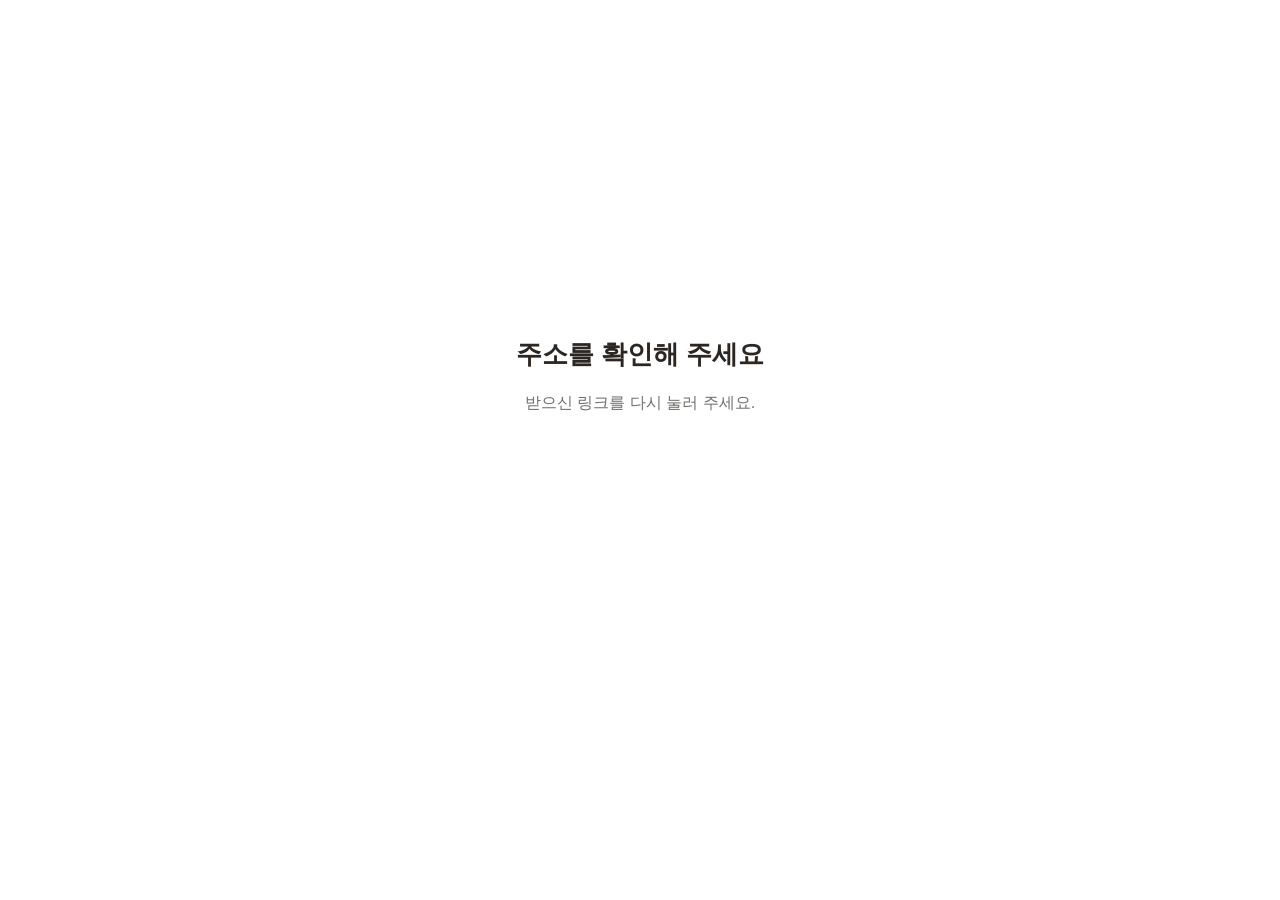
<file: photo.html>
<!DOCTYPE html>
<html lang="ko">
<head>
<meta charset="utf-8">
<meta name="viewport" content="width=device-width, initial-scale=1">
<meta name="robots" content="noindex,nofollow">
<meta name="referrer" content="no-referrer">
<title>위드메모리 · 사진 올리기</title>
<meta property="og:title" content="위드메모리 · 사진 올리기">
<meta property="og:description" content="사진 2장과 그 사진에 대한 이야기를 남겨 주세요.">
<meta property="og:type" content="website">
<link rel="preconnect" href="https://script.google.com" crossorigin>
<link rel="preconnect" href="https://script.googleusercontent.com" crossorigin>
<style>
:root{--white:#FFFFFF;--cream:#FBF5EE;--brown:#A0482C;--brown-dk:#8A3D24;--ink:#2B2622;--sub:rgba(43,38,34,.66);--line:rgba(43,38,34,.12);
 --accent:#A0482C;--soft:#FBF5EE;--rec:#A0482C}
*{box-sizing:border-box}
body{margin:0;background:var(--white);color:var(--ink);font-family:-apple-system,BlinkMacSystemFont,"Apple SD Gothic Neo","Malgun Gothic","Noto Sans KR",sans-serif;font-size:17px;line-height:1.7;word-break:keep-all;-webkit-text-size-adjust:100%;-webkit-font-smoothing:antialiased}
.wrap{max-width:560px;margin:0 auto;padding:32px 24px 64px}
.brand{font-size:14px;color:var(--brown);font-weight:600;letter-spacing:.04em;margin:0 0 16px}
.card{background:var(--white);border:1px solid var(--line);border-radius:8px;padding:24px 16px;margin-bottom:16px}
h1{font-size:26px;line-height:1.45;font-weight:600;margin:0 0 8px}
p{margin:8px 0}
.note{font-size:16px;color:var(--sub);white-space:pre-line}
.who{display:inline-flex;align-items:center;height:32px;padding:0 12px;border-radius:16px;background:var(--cream);color:var(--brown);font-size:14px;font-weight:600;margin:0 0 16px}
.deadline{background:var(--cream);color:var(--brown);border-radius:8px;padding:16px;font-weight:600;font-size:16px;margin:16px 0 0}
.deadline small{display:block;font-weight:500;font-size:15px;margin-top:4px;color:var(--sub)}
.tips{margin:16px 0 0;padding:16px 16px 16px 32px;font-size:15px;line-height:1.6;color:var(--sub);background:var(--cream);border-radius:8px}
.tips li{margin:4px 0}
.prog{position:sticky;top:0;z-index:5;background:var(--white);padding:8px 0;margin:0 0 8px}
.prog-in{padding:0}
.prog-t{font-size:15px;font-weight:600;color:var(--brown);margin:0}
.chk{display:flex;gap:12px;align-items:flex-start;font-size:16px;line-height:1.6;cursor:pointer}
.chk input{width:24px;height:24px;flex:none;margin-top:1px;accent-color:var(--brown)}
.locked{opacity:.4;pointer-events:none}
.ph-t{font-size:17px;font-weight:600;margin:0 0 16px}
.ph-t b{color:var(--brown);margin-right:4px;font-weight:600}
.pick{display:flex;align-items:center;justify-content:center;width:100%;min-height:56px;font-size:17px;font-weight:600;border-radius:8px;border:1px solid var(--brown);background:var(--brown);color:var(--white);cursor:pointer;font-family:inherit;text-align:center}
.pick.alt{background:var(--white);color:var(--brown)}
.pick.off{opacity:.4;pointer-events:none}
.pick input{display:none}
.prev{display:block;width:100%;max-height:360px;object-fit:contain;background:var(--cream);border-radius:8px;margin:16px 0 0}
.prev-cap{font-size:14px;color:var(--sub);margin:8px 0 0;text-align:center}
.state{font-size:16px;line-height:1.6;font-weight:500;margin:16px 0 0;white-space:pre-line;color:var(--sub)}
.state.ok{color:var(--brown);font-weight:600} .state.err{color:var(--brown);font-weight:600}
.warnbox{background:var(--cream);color:var(--brown);border-radius:8px;padding:12px 16px;font-size:14px;line-height:1.6;font-weight:600;margin:16px 0 0;white-space:pre-line}
.story{border-top:1px solid var(--line);margin-top:24px;padding-top:24px}
.story-t{font-size:16px;font-weight:600;margin:0}
.recbox{text-align:center;padding:16px 0 0}
.mic{width:80px;height:80px;border-radius:50%;border:1px solid var(--brown);background:var(--brown);color:var(--white);cursor:pointer;display:inline-flex;align-items:center;justify-content:center}
.mic svg{width:32px;height:32px}
.mic.on{background:var(--white);color:var(--brown)}
.mic.on svg{width:28px;height:28px}
.mic:disabled{opacity:.4}
.lbl{font-size:16px;font-weight:600;color:var(--ink);margin:8px 0 0}
.lbl.on{color:var(--brown)}
.time{font-size:28px;font-variant-numeric:tabular-nums;font-weight:600;color:var(--ink);min-height:0}
audio{width:100%;margin:16px 0 0}
.retry{margin-top:16px;height:48px;font-size:16px;padding:0 24px;border-radius:8px;border:1px solid var(--brown);background:var(--white);color:var(--brown);font-weight:600;font-family:inherit}
.hide{display:none}
.msg{font-weight:600;border-radius:8px;padding:12px 16px;margin:16px 0 0;font-size:15px;line-height:1.6}
.msg.info{background:var(--cream);color:var(--sub);font-weight:500}
.msg.err{background:var(--cream);color:var(--brown)}
.btn{flex:1;width:100%;height:56px;font-size:17px;font-weight:600;border-radius:8px;border:1px solid var(--brown);background:var(--white);color:var(--brown);cursor:pointer;font-family:inherit;margin-top:16px}
.btn.main{background:var(--brown);color:var(--white)}
.btn.main:active{background:var(--brown-dk)}
.btn:disabled{opacity:.4}
.row{display:flex;gap:8px}
.ov{position:fixed;inset:0;background:rgba(43,38,34,.48);display:flex;align-items:flex-end;justify-content:center;z-index:10}
.modal{background:var(--white);border-radius:24px 24px 0 0;padding:32px 24px calc(24px + env(safe-area-inset-bottom));max-width:560px;width:100%}
.modal h2{font-size:22px;font-weight:600;margin:0 0 8px}
#slots{display:grid;grid-template-columns:1fr 1fr;gap:8px;align-items:start}
#slots>.card{padding:0 0 12px;margin:0;overflow:hidden}
#slots>.card>*{margin-left:12px;margin-right:12px}
#slots>.card>.pick{margin:0;border:0;border-bottom:1px solid var(--line);border-radius:0;aspect-ratio:4/3;min-height:0;height:auto;background:var(--cream);color:var(--brown);flex-direction:column;gap:4px;position:relative;font-size:15px;padding:0}
#slots>.card>.pick:not(.alt) .pick-t::before{content:'+';display:block;font-size:28px;font-weight:400;line-height:1}
#slots>.card>.pick.alt .pick-t{position:absolute;right:8px;bottom:8px;height:32px;padding:0 12px;border-radius:16px;background:var(--white);font-size:13px;display:flex;align-items:center;border:1px solid var(--brown)}
#slots .prev{position:absolute;inset:0;width:100%;height:100%;max-height:none;object-fit:cover;margin:0;border-radius:0}
#slots .tag{position:absolute;left:8px;top:8px;height:24px;padding:0 8px;border-radius:12px;background:var(--white);color:var(--ink);font-size:12px;font-weight:600;display:flex;align-items:center}
#slots .ph-t,#slots .prev-cap{display:none!important}
#slots .state{font-size:13px;line-height:1.5;margin-top:12px;text-align:left}
#slots .warnbox{font-size:12px;padding:8px;margin-top:8px}
#slots .retry{height:40px;font-size:14px;padding:0 12px;margin-top:8px;width:calc(100% - 24px)}
#slots .story{margin-top:12px;padding-top:12px}
#slots .story-t{font-size:14px}
#slots .story .note{font-size:12px;line-height:1.5;margin:4px 0 0}
#slots .recbox{padding-top:8px}
#slots .mic{width:56px;height:56px}
#slots .mic svg{width:24px;height:24px}
#slots .lbl{font-size:14px;margin-top:4px}
#slots .time{font-size:18px}
#slots audio{height:36px;margin-top:8px}
/* 사진 칸만 있는 페이지(손글씨만 + 사진 편) — 녹음 페이지와 같은 모양 */
body.solo .wrap{padding:0}
body.solo .brand{display:none}
.s-top{position:sticky;top:0;z-index:5;background:var(--white);padding-top:env(safe-area-inset-top)}
.s-bar{height:56px;display:flex;align-items:center;justify-content:space-between;padding:0 8px}
.s-back{width:48px;height:48px;border:0;background:transparent;display:flex;align-items:center;justify-content:center;border-radius:8px;cursor:pointer}
.s-cnt{font-size:15px;font-weight:600;color:var(--sub)}
.s-prog{height:4px;background:var(--cream);margin:0 24px;border-radius:2px;overflow:hidden}
.s-prog i{display:block;height:100%;width:100%;background:var(--brown);border-radius:2px}
.s-screen{padding:32px 24px 24px;min-height:calc(100vh - 160px)}
.s-eyebrow{font-size:15px;font-weight:600;color:var(--brown);margin:0}
.s-h{font-size:26px;line-height:1.45;font-weight:600;margin:8px 0 0;white-space:pre-line}
.s-d{font-size:16px;line-height:1.7;color:var(--sub);margin:16px 0 0;white-space:pre-line}
.s-who{display:inline-flex;align-items:center;height:32px;padding:0 12px;border-radius:16px;background:var(--cream);color:var(--brown);font-size:14px;font-weight:600;margin:0 0 16px}
.s-facts{margin-top:32px;border-top:1px solid var(--line)}
.s-fact{display:flex;justify-content:space-between;align-items:center;min-height:56px;border-bottom:1px solid var(--line);font-size:16px;gap:16px}
.s-fact b{font-weight:600;text-align:right}
.s-chk{margin-top:24px;display:flex;gap:12px;align-items:flex-start;padding:16px;background:var(--cream);border-radius:8px;font-size:16px;line-height:1.6;cursor:pointer}
.s-chk input{position:absolute;opacity:0;pointer-events:none}
.s-box{flex:none;width:24px;height:24px;border-radius:6px;border:1px solid var(--brown);background:var(--white);display:flex;align-items:center;justify-content:center;margin-top:1px}
.s-box svg{display:none}
.s-chk input:checked+.s-box{background:var(--brown)}
.s-chk input:checked+.s-box svg{display:block}
.s-note{font-size:14px;line-height:1.6;color:var(--sub);margin:16px 0 0}
.s-tip{margin:24px 0 16px;padding:12px 16px;background:var(--cream);border-radius:8px;font-size:14px;line-height:1.6;color:var(--sub)}
.s-foot{position:sticky;bottom:0;background:var(--white);padding:12px 24px calc(16px + env(safe-area-inset-bottom))}
.s-foot .btn{margin-top:0}
.s-msg{white-space:pre-line;font-size:15px;line-height:1.6;font-weight:600;color:var(--brown);background:var(--cream);border-radius:8px;padding:12px 16px;margin:0 0 12px}
.s-sum{margin:24px 0;border-top:1px solid var(--line)}
.s-sum div{display:flex;justify-content:space-between;gap:16px;min-height:52px;align-items:center;border-bottom:1px solid var(--line);font-size:16px}
.s-sum b{font-weight:600;text-align:right}
.s-sum .warn,.s-sum .warn b{color:var(--brown);font-weight:600}
.s-end{display:flex;flex-direction:column;align-items:center;justify-content:center;text-align:center;padding:96px 32px;min-height:80vh}
.s-ck{width:88px;height:88px;border-radius:50%;background:var(--cream);display:flex;align-items:center;justify-content:center;color:var(--brown)}
.s-end h1{margin:32px 0 0}
.s-card{margin-top:40px;width:100%;border:1px solid var(--line);border-radius:8px;padding:16px;text-align:left;font-size:15px;line-height:1.7}
.s-card b{font-weight:600}
body.embed{background:transparent}
body.embed .wrap{padding:0 0 8px}
body.embed .brand,body.embed .prog{display:none}
body.embed #app > .card:first-child h1,body.embed #app > .card:first-child > .note{display:none}
body.embed #app > .card:first-child{border:0;padding:0;margin:0 0 16px}
body.embed #app > .card:first-child .tips{margin-top:0}
</style>
<link rel="stylesheet" href="ux.css">
</head>
<body>
<div class="wrap">
  <p class="brand">WITH MEMORY · 위드메모리</p>
  <div id="app"><div class="ux-skw" role="status" aria-label="불러오는 중"><span class="ux-sk h"></span><span class="ux-sk l"></span><span class="ux-sk s"></span><span class="ux-sk b"></span><span class="ux-sk btn"></span><p>불러오는 중이에요. 처음 여는 데는 몇 초 걸릴 수 있어요.</p></div></div>
</div>

<script>
(function () {
  // ▼ 사진용 Apps Script 웹 앱 주소(/exec)를 넣으세요 (녹음용 주소와 다릅니다)
  var EXEC_URL = 'https://script.google.com/macros/s/AKfycbz9qdMiTEWVgzacdUL7U5Qs-VLrOz4ntncfHK34TKyi3HbHy_OZ848Z7UCZyqlPewIdPQ/exec';
  var MAX_FILE = 30 * 1024 * 1024;   // 사진 원본 30MB까지
  var SMALL_PX = 1500;               // 긴 변이 이보다 작으면 화질 안내
  var CONFIRM_TEXT = '올린 사진과 이야기가 책으로 만들어지는 데 사용되는 것을 확인했습니다.';
  var MIC_SVG = '<svg viewBox="0 0 24 24" fill="currentColor" aria-hidden="true"><path d="M12 14a3 3 0 0 0 3-3V5a3 3 0 0 0-6 0v6a3 3 0 0 0 3 3zm5-3a5 5 0 0 1-10 0H5a7 7 0 0 0 6 6.92V21h2v-3.08A7 7 0 0 0 19 11h-2z"/></svg>';
  var STOP_SVG = '<svg viewBox="0 0 24 24" fill="currentColor" aria-hidden="true"><rect x="6" y="6" width="12" height="12" rx="2"/></svg>';

  var $ = function (s, r) { return (r || document).querySelector(s); };
  var app = $('#app');
  var token = (new URLSearchParams(location.hash.slice(1))).get('t') || (new URLSearchParams(location.search)).get('t') || '';
  var info = null, active = null, MAX_SECS = 60;
  var ctl = {};          // 사진 칸별 화면 요소
  var pp = {};           // 사진 올리기 진행 상태 (칸별)
  var ps = {};           // 이야기 올리기 진행 상태 (칸별)
  var prog = null;
  var EMBED = /[?&#]embed=1/.test(location.href);   // 녹음 페이지 맨 아래에 들어간 사진 칸 (확인·제출은 녹음 페이지가 함께 함)
  if (EMBED) document.body.classList.add('embed');

  function el(tag, cls, text) { var e = document.createElement(tag); if (cls) e.className = cls; if (text != null) e.textContent = text; return e; }
  function fmt(s) { return Math.floor(s / 60) + ':' + ('0' + (s % 60)).slice(-2); }
  function dl(ms) { var d = new Date(ms + 9 * 3600 * 1000); return (d.getUTCMonth() + 1) + '월 ' + d.getUTCDate() + '일 ' + ('0' + d.getUTCHours()).slice(-2) + ':' + ('0' + d.getUTCMinutes()).slice(-2); }
  function slotOf(n) { return info.saved[n] || (info.saved[n] = {}); }
  function isRec() { return info.mode !== '손글씨'; }

  // 마이크 오류 안내 — 기기에 맞는 방법 한 줄만 보여 줌
  function micHelp(e) {
    var nm = e && e.name, ua = navigator.userAgent, ios = /iPhone|iPad|iPod/i.test(ua), kakao = /KAKAOTALK/i.test(ua);
    if (nm === 'NotAllowedError' || nm === 'PermissionDeniedError')
      return '마이크 사용이 막혀 있습니다. 휴대폰 설정 → 앱 목록에서 ' + (kakao ? '카카오톡' : '사용하시는 인터넷 앱') + ' → 마이크를 켠 뒤 이 페이지를 다시 열어 주세요.';
    if (nm === 'NotFoundError') return '마이크를 찾지 못했습니다. 이어폰을 빼고 다시 눌러 주세요.';
    if (nm === 'NotReadableError') return '다른 앱이 마이크를 쓰고 있습니다. 통화나 다른 녹음을 끝낸 뒤 눌러 주세요.';
    return '녹음을 시작하지 못했습니다. ' + (kakao
      ? (ios ? "화면 아래 공유 버튼 → 'Safari로 열기'를 눌러 다시 열어 주세요." : "오른쪽 위 ⋮ → '다른 브라우저로 열기'를 눌러 다시 열어 주세요.")
      : '페이지를 새로고침한 뒤 다시 눌러 주세요. 계속 안 되면 카카오톡 채널로 알려 주세요.');
  }
  function call(body) {
    body.t = token;
    return fetch(EXEC_URL, { method: 'POST', headers: { 'Content-Type': 'text/plain;charset=utf-8' }, body: JSON.stringify(body) })
      .then(function (r) { return r.json(); });
  }
  function toB64(blob) {
    return new Promise(function (ok, no) {
      var r = new FileReader();
      r.onload = function () { ok(String(r.result).split(',')[1] || ''); };
      r.onerror = function () { no(r.error); };
      r.readAsDataURL(blob);
    });
  }
  function pickMime() {
    if (!window.MediaRecorder || !MediaRecorder.isTypeSupported) return '';
    var list = ['audio/mp4;codecs=mp4a.40.2', 'audio/webm;codecs=opus', 'audio/mp4', 'audio/webm', 'audio/ogg;codecs=opus'];
    for (var i = 0; i < list.length; i++) if (MediaRecorder.isTypeSupported(list[i])) return list[i];
    return '';
  }

  function simple(title, body, done) {
    app.textContent = '';
    if (EMBED) { var c = el('div', 'card'); c.appendChild(el('h1', '', title)); if (body) c.appendChild(el('p', '', body)); app.appendChild(c); return; }
    document.body.classList.add('solo');
    var w = el('div', 's-end');
    if (done) { var k = el('span', 's-ck'); k.innerHTML = '<svg width="44" height="44" viewBox="0 0 24 24" fill="none" stroke="currentColor" stroke-width="2.5" aria-hidden="true"><path d="M5 12l5 5 9-10"/></svg>'; w.appendChild(k); }
    w.appendChild(el('h1', '', title));
    if (body) w.appendChild(el('p', 's-d', body));
    if (done) { var cd = el('div', 's-card'); cd.appendChild(el('b', '', '이렇게 이어져요')); cd.appendChild(el('br')); cd.appendChild(document.createTextNode('올려 주신 사진은 속지로 정리해 ' + (info && info.name ? info.name + '님께' : '신청하신 분께') + ' 보내 드려요.')); w.appendChild(cd); }
    app.appendChild(w);
    window.scrollTo(0, 0);
  }

  function start() {
    if (!token) return simple('주소를 확인해 주세요', '받으신 링크를 다시 눌러 주세요.');
    call({ action: 'info' }).then(function (r) {
      if (!r.ok && r.code === 'server') return simple('잠시 문제가 생겼습니다', '잠시 문제가 생겼습니다. 1~2분 뒤 새로고침해 주세요. 계속 안 되면 카카오톡 채널로 알려 주세요.');
      if (!r.ok) return simple('열 수 없는 주소입니다', '받으신 링크가 맞는지 확인해 주세요. 계속 열리지 않으면 신청하신 분께 문의해 주세요.');
      info = r; info.saved = info.saved || {}; MAX_SECS = r.storySecs || 60;
      if (EMBED && r.state !== 'open') { info = r; window.wmPhoto = { done: true }; return simple(r.state === 'submitted' ? '사진은 제출되었습니다' : '사진을 올리는 기간이 끝났습니다', ''); }
      if (r.state === 'submitted') return simple('제출이 완료되었습니다', '사진이 전달되었습니다. 감사합니다.', true);
      if (r.state !== 'open') return simple('사진을 올리는 기간이 끝났습니다', '올리신 사진과 이야기는 책을 만드는 데 사용됩니다. 문의가 필요하시면 신청하신 분께 말씀해 주세요.');
      render();
    }).catch(function () { simple('불러오지 못했습니다', '인터넷 연결을 확인한 뒤 새로고침해 주세요.'); });
  }

  function render() {
    if (!EMBED) return renderSolo();
    app.textContent = '';
    var head = el('div', 'card');
    if (info.who && !EMBED) head.appendChild(el('p', 'who', info.who + ' 사진 링크'));
    head.appendChild(el('h1', '', EMBED ? '사진 올리기' : (info.name ? info.name + '님이 ' : '') + '신청하신 사진'));
    head.appendChild(el('p', 'note', isRec()
      ? '간직해 오신 사진을 ' + info.max + '장까지 올려 주세요.\n사진마다 그 사진에 대한 이야기를 ' + (MAX_SECS / 60) + '분 안으로 들려주시면, 사진 아래에 그 이야기가 글로 담깁니다.'
      : '간직해 오신 사진을 ' + info.max + '장까지 올려 주세요.\n사진에 대한 이야기는 함께 받으신 기록지의 사진 이야기 칸에 적어 주시면, 사진 아래에 그 글씨 그대로 담깁니다.'));
    var tips = el('ul', 'tips');
    tips.appendChild(el('li', '', '사진은 가로로 찍은 사진을 권장합니다. 인화 크기(3 × 5)가 가로로 긴 모양이라 가로 사진이 가장 시원하게 담깁니다. 세로 사진도 올릴 수 있지만 높이에 맞춰 인화되어 폭이 좁아지고 양옆이 비어 보일 수 있습니다.'));
    tips.appendChild(el('li', '', '휴대폰 사진첩에 있는 원본 사진을 골라 주세요. 카카오톡으로 받아 저장한 사진은 화질이 낮아 선명하게 인화되지 않을 수 있습니다.'));
    tips.appendChild(el('li', '', '종이 사진은 밝은 곳에서 그림자가 지지 않게, 사진이 화면에 꽉 차도록 반듯하게 찍어 올려 주세요.'));
    // 녹음 페이지 안에서는 짧게 한 줄만 (자세한 안내는 사진 칸만 있는 페이지에서)
    if (EMBED) { tips = el('p', 'msg info', '가로 사진이 가장 잘 담겨요. 카카오톡으로 받은 사진보다 사진첩 원본이 선명해요.'); tips.style.margin = '0'; }
    head.appendChild(tips);
    var dbox = el('div', 'deadline', dl(info.deadline) + '까지 올려 주세요');
    dbox.appendChild(el('small', '', '제출하기 전까지는 다른 사진으로 다시 올려 바꿀 수 있습니다. 올리신 사진과 이야기는 이 화면에서 다시 볼 수 없습니다.'));
    if (!EMBED) head.appendChild(dbox);
    var ua = navigator.userAgent;
    if (/KAKAOTALK/i.test(ua) && isRec() && !EMBED) {
      head.appendChild(el('p', 'msg info', /iPhone|iPad|iPod/i.test(ua)
        ? '녹음이 되지 않으면 화면 아래 공유 버튼에서 "Safari로 열기"를 선택해 주세요.'
        : '녹음이 되지 않으면 오른쪽 위 ⋮ 버튼에서 "다른 브라우저로 열기"를 선택해 주세요.'));
    }
    app.appendChild(head);

    var pg = el('div', 'prog'); var pin = el('div', 'prog-in'); var pt = el('p', 'prog-t');
    pin.appendChild(pt); pg.appendChild(pin); app.appendChild(pg);
    prog = pt;

    var gate = el('div', 'card');
    var lb = el('label', 'chk');
    var cb = document.createElement('input'); cb.type = 'checkbox'; cb.id = 'confirm';
    lb.appendChild(cb); lb.appendChild(el('span', '', CONFIRM_TEXT));
    gate.appendChild(lb);
    if (!EMBED) app.appendChild(gate);

    var list = el('div', 'locked'); list.id = 'slots';
    for (var n = 1; n <= info.max; n++) list.appendChild(buildSlot(n));
    app.appendChild(list);

    var foot = el('div', 'card locked'); foot.id = 'foot';
    foot.appendChild(el('p', 'note', "다 올리셨으면 아래 '제출'을 눌러 주세요. 제출하시면 사진을 바꿀 수 없습니다. 제출을 누르지 않으셔도 " + dl(info.deadline) + '에 마지막으로 올리신 사진' + (isRec() ? '과 이야기' : '') + '로 책을 만듭니다.'));
    var fm = el('p', 'msg hide');
    var bSub = el('button', 'btn main', '제출'); bSub.type = 'button';
    foot.appendChild(fm); foot.appendChild(bSub);
    bSub.addEventListener('click', function () { askSubmit(fm); });
    if (!EMBED) app.appendChild(foot);

    function open() { list.classList.remove('locked'); foot.classList.remove('locked'); }
    if (info.confirmed) { cb.checked = true; cb.disabled = true; open(); }
    cb.addEventListener('change', function () {
      if (!cb.checked) return;
      cb.disabled = true;
      call({ action: 'confirm' }).then(function (r) {
        if (r.ok) open(); else if (r.code === 'closed' || r.code === 'submitted') location.reload(); else { cb.checked = false; cb.disabled = false; alert('확인을 저장하지 못했습니다. 다시 눌러 주세요.'); }
      }).catch(function () { cb.checked = false; cb.disabled = false; alert('인터넷 연결을 확인한 뒤 다시 눌러 주세요.'); });
    });
    syncAll();
    if (EMBED) window.wmPhoto = {
      check: photoCheck,
      confirm: function () {
        if (info.confirmed) { open(); return Promise.resolve(true); }
        return call({ action: 'confirm' }).then(function (r) { if (r.ok) { info.confirmed = true; open(); } return !!r.ok; });
      },
      submit: function () { return call({ action: 'submit', withRec: true }); }
    };
  }

  /* 사진 칸만 있는 페이지: 시작 화면 → 사진 화면, 아래 고정 버튼 하나 (녹음 페이지와 같은 흐름) */
  function renderSolo() {
    app.textContent = '';
    document.body.classList.add('solo');
    var top = el('div', 's-top hide'), bar = el('div', 's-bar');
    var back = el('button', 's-back'); back.type = 'button'; back.setAttribute('aria-label', '이전');
    back.innerHTML = '<svg width="24" height="24" viewBox="0 0 24 24" fill="none" stroke="#2B2622" stroke-width="2" aria-hidden="true"><path d="M15 5l-7 7 7 7"/></svg>';
    var pad = el('span'); pad.style.width = '48px';
    bar.appendChild(back); bar.appendChild(el('span', 's-cnt', '사진')); bar.appendChild(pad); top.appendChild(bar);
    var pg = el('div', 's-prog'); pg.appendChild(document.createElement('i')); top.appendChild(pg);
    app.appendChild(top);

    // 시작 화면
    var intro = el('div', 's-screen');
    if (info.who) intro.appendChild(el('span', 's-who', info.who + '께'));
    intro.appendChild(el('p', 's-h', (info.name ? info.name + '님이 신청하신\n' : '') + '사진 ' + info.max + '장을 받아요'));
    intro.appendChild(el('p', 's-d', isRec()
      ? '간직해 온 사진을 ' + info.max + '장까지 올려 주세요. 사진마다 그 사진에 대한 이야기를 ' + (MAX_SECS / 60) + '분 안으로 들려주시면 사진 아래에 글로 담겨요.'
      : '간직해 온 사진을 ' + info.max + '장까지 올려 주세요. 사진에 대한 이야기는 함께 받으신 기록지의 사진 이야기 칸에 적어 주세요.'));
    var facts = el('div', 's-facts');
    var fact = function (k, v) { var f = el('div', 's-fact'); f.appendChild(el('span', '', k)); f.appendChild(el('b', '', v)); facts.appendChild(f); };
    fact('사진', info.max + '장');
    fact('사진 이야기', isRec() ? '녹음 (사진마다 ' + (MAX_SECS / 60) + '분 안)' : '기록지에 손글씨로');
    fact('마감', dl(info.deadline));
    intro.appendChild(facts);
    var lb = el('label', 's-chk');
    var cb = document.createElement('input'); cb.type = 'checkbox'; cb.id = 'confirm';
    var box = el('span', 's-box'); box.innerHTML = '<svg width="14" height="14" viewBox="0 0 24 24" fill="none" stroke="#fff" stroke-width="3" aria-hidden="true"><path d="M5 12l5 5 9-10"/></svg>';
    lb.appendChild(cb); lb.appendChild(box); lb.appendChild(el('span', '', '올려 주신 사진' + (isRec() ? '과 이야기' : '') + '가 책으로 만들어지는 데 쓰이는 것을 확인했어요.'));
    intro.appendChild(lb);
    if (info.confirmed) cb.checked = true;
    intro.appendChild(el('p', 's-note', '제출하기 전까지는 다른 사진으로 바꿀 수 있어요. 제출을 누르지 않으셔도 마감 때 마지막으로 올린 사진이 전달돼요.'));
    app.appendChild(intro);

    // 사진 화면
    var shot = el('div', 's-screen hide');
    shot.appendChild(el('p', 's-eyebrow', '사진 고르기'));
    shot.appendChild(el('p', 's-h', '간직해 온 사진\n' + info.max + '장을 골라 주세요'));
    shot.appendChild(el('p', 's-tip', '가로 사진이 가장 잘 담겨요. 카카오톡으로 받은 사진보다 사진첩 원본이 선명해요. 종이 사진은 밝은 곳에서 그림자 없이 꽉 차게 찍어 주세요.'));
    var list = el('div'); list.id = 'slots';
    for (var n = 1; n <= info.max; n++) list.appendChild(buildSlot(n));
    shot.appendChild(list);
    app.appendChild(shot);

    var foot = el('div', 's-foot');
    var fm = el('p', 's-msg hide');
    var btn = el('button', 'btn main', '시작하기'); btn.type = 'button';
    foot.appendChild(fm); foot.appendChild(btn);
    app.appendChild(foot);

    var step = 0;
    function show(i) {
      step = i;
      intro.classList.toggle('hide', i !== 0); shot.classList.toggle('hide', i !== 1); top.classList.toggle('hide', i !== 1);
      fm.className = 's-msg hide';
      btn.textContent = i === 0 ? (info.confirmed && photoCheck().ph ? '이어서 하기' : '시작하기') : '제출하기';
      btn.disabled = i === 0 && !cb.checked;
      window.scrollTo(0, 0);
    }
    cb.addEventListener('change', function () { if (step === 0) btn.disabled = !cb.checked; });
    back.addEventListener('click', function () { if (active === null) show(0); });
    btn.addEventListener('click', function () {
      if (step === 1) return askSubmit(fm);
      if (!cb.checked) return;
      if (info.confirmed) return show(1);
      btn.disabled = true;
      call({ action: 'confirm' }).then(function (r) {
        if (r.ok) { info.confirmed = true; show(1); }
        else if (r.code === 'closed' || r.code === 'submitted') location.reload();
        else { btn.disabled = false; say(fm, '확인을 저장하지 못했어요. 다시 눌러 주세요.'); }
      }).catch(function () { btn.disabled = false; say(fm, '인터넷 연결을 확인한 뒤 다시 눌러 주세요.'); });
    });
    syncAll();
    show(0);
  }

  // 제출 전 확인: 진행 중·실패한 것이 있는지, 올린 사진 수, 이야기가 빠진 사진 번호
  function photoCheck() {
    var c = { busy: active !== null, failed: false, ph: 0, noStory: [] };
    for (var n = 1; n <= info.max; n++) {
      if (busyP(n) || busyS(n)) c.busy = true;
      if ((pp[n] && pp[n].status === 'failed') || (ps[n] && ps[n].status === 'failed')) c.failed = true;
      var s = info.saved[n] || {};
      if (s.photo) { c.ph++; if (isRec() && !s.story) c.noStory.push(n); }
    }
    return c;
  }

  function say(fm, text) { fm.textContent = text; fm.className = EMBED ? 'msg err' : 's-msg'; }
  function askSubmit(fm) {
    var c = photoCheck(), noStory = c.noStory;
    if (c.busy) return say(fm, '사진 올리기 또는 이야기 녹음이 진행 중이에요.\n끝난 뒤에 눌러 주세요.');
    if (c.failed) return say(fm, '올라가지 않은 사진이나 이야기가 있어요. 사진 칸에서 "다시 올리기"를 눌러 주세요.');
    if (!c.ph) return say(fm, '사진을 한 장 이상 올린 뒤 제출해 주세요.');
    fm.className = 'msg hide';
    var ov = el('div', 'ov'); var m = el('div', 'modal');
    m.appendChild(el('h2', '', '이대로 제출할까요?'));
    m.appendChild(el('p', 's-d', '제출하면 사진을 바꿀 수 없어요.'));
    var sum = el('div', 's-sum');
    var line = function (k, v, warn) { var d = el('div', warn ? 'warn' : ''); d.appendChild(el('span', '', k)); d.appendChild(el('b', '', v)); sum.appendChild(d); };
    line('사진', c.ph + ' / ' + info.max);
    if (noStory.length) line('이야기가 없는 사진', '사진 ' + noStory.join(', '), true);
    m.appendChild(sum);
    var row = el('div', 'row');
    var no = el('button', 'btn', '돌아가기'); no.type = 'button';
    var yes = el('button', 'btn main', '제출하기'); yes.type = 'button';
    row.appendChild(no); row.appendChild(yes); m.appendChild(row);
    ov.appendChild(m); document.body.appendChild(ov);
    no.addEventListener('click', function () { ov.remove(); });
    yes.addEventListener('click', function () {
      yes.disabled = true; no.disabled = true; yes.textContent = '제출하는 중…';
      call({ action: 'submit' }).then(function (r) {
        ov.remove();
        if (r.ok || r.code === 'submitted') simple('제출이 끝났어요', '소중한 사진 보내 주셔서 고맙습니다.', true);
        else if (r.code === 'closed') location.reload();
        else if (r.code === 'no_photo') say(fm, '사진을 한 장 이상 올린 뒤 제출해 주세요.');
        else if (r.code === 'not_confirmed') say(fm, '첫 화면의 확인 칸에 체크해 주세요.');
        else say(fm, '제출하지 못했습니다. 잠시 후 다시 눌러 주세요.');
      }).catch(function () { ov.remove(); say(fm, '제출하지 못했습니다. 인터넷 연결을 확인한 뒤 다시 눌러 주세요.'); });
    });
  }

  function updateProg() {
    if (!prog) return;
    var ph = 0, st = 0;
    for (var n = 1; n <= info.max; n++) { var s = info.saved[n] || {}; if (s.photo) ph++; if (s.story) st++; }
    prog.textContent = '사진 ' + info.max + '장 중 ' + ph + '장 올림' + (isRec() ? ' · 이야기 ' + st + '개 녹음' : '');
  }

  // ───── 사진 칸 ─────
  function buildSlot(n) {
    var card = el('div', 'card');
    var t = el('p', 'ph-t'); t.appendChild(el('b', '', '사진 ' + n + '.')); card.appendChild(t);

    var pick = el('label', 'pick');
    var img = el('img', 'prev hide'); img.alt = '고르신 사진 ' + n;
    var pickTxt = el('span', 'pick-t', '사진 고르기');
    var input = document.createElement('input'); input.type = 'file'; input.accept = 'image/*';
    pick.appendChild(img); pick.appendChild(el('span', 'tag', '사진 ' + n)); pick.appendChild(pickTxt); pick.appendChild(input);
    card.appendChild(pick);
    var cap = el('p', 'prev-cap hide', '방금 고르신 사진입니다. 이 화면을 닫으면 다시 보이지 않습니다.');
    var pstate = el('p', 'state');
    var warn = el('p', 'warnbox hide');
    var pretry = el('button', 'retry hide', '다시 올리기'); pretry.type = 'button';
    card.appendChild(cap); card.appendChild(pstate); card.appendChild(warn); card.appendChild(pretry);

    var c = { pick: pick, pickTxt: pickTxt, input: input, img: img, cap: cap, pstate: pstate, warn: warn, pretry: pretry };

    var story = el('div', 'story');
    story.appendChild(el('p', 'story-t', '사진 이야기'));
    if (isRec()) {
      story.appendChild(el('p', 'note', '언제, 어디서, 왜 고르셨는지 ' + (MAX_SECS / 60) + '분 안으로 들려주세요.'));
      var box = el('div', 'recbox');
      var mic = document.createElement('button'); mic.type = 'button'; mic.className = 'mic';
      var lbl = el('p', 'lbl'); var sstate = el('p', 'state'); var time = el('p', 'time');
      var audio = document.createElement('audio'); audio.controls = true; audio.setAttribute('playsinline', ''); audio.className = 'hide';
      var sretry = el('button', 'retry hide', '다시 저장하기'); sretry.type = 'button';
      box.appendChild(mic); box.appendChild(lbl); box.appendChild(sstate); box.appendChild(time); box.appendChild(audio); box.appendChild(sretry);
      story.appendChild(box);
      c.mic = mic; c.lbl = lbl; c.sstate = sstate; c.time = time; c.audio = audio; c.sretry = sretry;
      mic.addEventListener('click', function () { toggle(n); });
      sretry.addEventListener('click', function () { uploadStory(n); });
    } else {
      story.appendChild(el('p', 'note', '이야기는 함께 받으신 기록지의 사진 이야기 칸에 적어 주세요.'));
    }
    card.appendChild(story);
    ctl[n] = c;

    var s = info.saved[n] || {};
    if (s.photo) setP(n, '올린 사진이 있어요 (' + s.photo.when + ')', 'ok');
    if (isRec()) {
      if (s.story) setS(n, '이야기 ' + fmt(s.story.secs) + ' 저장됨', 'ok');
      setMic(n, false);
    }
    input.addEventListener('change', function () { var f = input.files && input.files[0]; input.value = ''; if (f) onPick(n, f); });
    pretry.addEventListener('click', function () { uploadPhoto(n); });
    return card;
  }

  function setP(n, text, kind) { var s = ctl[n].pstate; s.textContent = text; s.className = 'state ' + (kind || ''); }
  function setS(n, text, kind) { var s = ctl[n].sstate; if (!s) return; s.textContent = text; s.className = 'state ' + (kind || ''); }
  function setMic(n, on) {
    var c = ctl[n]; if (!c.mic) return;
    var s = info.saved[n] || {};
    c.mic.innerHTML = on ? STOP_SVG : MIC_SVG;
    c.mic.classList.toggle('on', on);
    c.mic.setAttribute('aria-label', '사진 ' + n + (on ? ' 이야기 녹음 끝내기' : ' 이야기 녹음'));
    c.lbl.textContent = on ? '녹음 끝내기' : (s.story ? '다시 녹음' : '이야기 녹음');
    c.lbl.className = 'lbl' + (on ? ' on' : '');
    if (!on && !s.photo && !s.story && !(ps[n] && ps[n].status !== 'saved')) setS(n, '사진을 고르면 녹음할 수 있어요', '');
    else if (!on && s.photo && !s.story && !ps[n]) setS(n, '', '');
  }
  function busyP(n) { return !!pp[n] && (pp[n].status === 'uploading' || pp[n].status === 'checking'); }
  function busyS(n) { return !!ps[n] && (ps[n].status === 'uploading' || ps[n].status === 'checking'); }
  // 녹음 중에는 다른 버튼을 잠그고, 올리는 중인 칸은 끝날 때까지 잠근다 (늦게 도착한 이전 것이 덮어쓰지 않게)
  function syncAll() {
    for (var n = 1; n <= info.max; n++) {
      var c = ctl[n], s = info.saved[n] || {};
      c.pick.classList.toggle('off', active !== null || busyP(n));
      c.input.disabled = active !== null || busyP(n);
      c.pickTxt.textContent = s.photo ? '사진 바꾸기' : '사진 고르기';
      c.pick.classList.toggle('alt', !!s.photo);
      if (c.mic) c.mic.disabled = !s.photo || (active !== null && active !== n) || busyS(n) || busyP(n);
    }
    updateProg();
  }

  function onPick(n, f) {
    var c = ctl[n];
    c.warn.classList.add('hide'); c.pretry.classList.add('hide');
    var ext = (String(f.name || '').match(/\.([a-z0-9]{2,5})$/i) || [])[1] || '';
    var isImg = /^image\//.test(f.type) || /^(jpe?g|png|heic|heif|webp|gif)$/i.test(ext);
    if (!isImg) return setP(n, '사진 파일만 올릴 수 있습니다. 사진첩에서 골라 주세요.', 'err');
    if (f.size > MAX_FILE) return setP(n, '사진이 너무 큽니다(30MB 초과). 다른 사진을 골라 주세요.', 'err');
    var url = URL.createObjectURL(f);
    var p = { file: f, mime: f.type || '', ext: ext, w: 0, h: 0, at: Date.now(), status: 'new' };
    pp[n] = p;
    var im = new Image();
    im.onload = function () {
      p.w = im.naturalWidth; p.h = im.naturalHeight;
      c.img.src = url; c.img.classList.remove('hide'); c.cap.classList.remove('hide');
      cleanPhoto(im, p).then(function () { if (pp[n] === p) uploadPhoto(n); });
    };
    im.onerror = function () {   // 미리보기를 못 하는 형식(일부 HEIC)도 원본 그대로 올림
      c.img.classList.add('hide'); c.cap.classList.add('hide');
      uploadPhoto(n);
    };
    im.src = url;
  }

  // 올리기 전에 사진을 JPG로 바꾸면서 위치 정보 등 부가 정보를 지움 (HEIC도 휴대폰이 열 수 있으면 JPG로).
  // 너무 큰 사진은 휴대폰 브라우저 한도(약 1,600만 화소) 안으로 줄임. 실패하면 원본 그대로 올림
  function cleanPhoto(im, p) {
    return new Promise(function (ok) {
      try {
        var w = im.naturalWidth, h = im.naturalHeight;
        if (!w || !h) return ok();
        var s = Math.min(1, 2400 / Math.max(w, h), Math.sqrt(16000000 / (w * h))), cw = Math.round(w * s), ch = Math.round(h * s);
        var cv = document.createElement('canvas'); cv.width = cw; cv.height = ch;
        var cx = cv.getContext('2d'); cx.fillStyle = '#fff'; cx.fillRect(0, 0, cw, ch); cx.drawImage(im, 0, 0, cw, ch);
        cv.toBlob(function (b) {
          if (b && b.size > 1000) { p.file = b; p.mime = 'image/jpeg'; p.ext = 'jpg'; p.w = cw; p.h = ch; }
          ok();
        }, 'image/jpeg', 0.9);
      } catch (e) { ok(); }
    });
  }  
  function uploadPhoto(n) {
    var p = pp[n]; if (!p || busyP(n)) return;
    var c = ctl[n];
    p.status = 'uploading'; c.pretry.classList.add('hide');
    syncAll();
    setP(n, '올리는 중이에요…\n화면을 닫지 말아 주세요.', '');
    toB64(p.file).then(function (data) {
      return call({ action: 'photo', slot: n, data: data, mime: p.mime, ext: p.ext, w: p.w, h: p.h, at: p.at });
    }).then(function (res) {
      if (pp[n] !== p) return;
      if (res.ok) {
        var s = slotOf(n);
        if (res.stale) { if (res.photo) s.photo = res.photo; }
        else s.photo = { when: res.when, at: p.at, w: p.w, h: p.h };
        p.status = 'saved';
        photoDone(n, p);
      } else if (res.code === 'closed') {
        location.reload();
      } else if (res.code === 'too_big') {
        p.status = 'failed'; setP(n, '사진이 너무 큽니다. 다른 사진을 골라 주세요.', 'err'); syncAll();
      } else if (res.code === 'not_image') {
        p.status = 'failed'; setP(n, '사진 파일만 올릴 수 있습니다. 사진첩에서 골라 주세요.', 'err'); syncAll();
      } else if (res.code === 'not_confirmed') {
        p.status = 'failed'; setP(n, '첫 화면의 확인 칸에 체크해 주세요.', 'err'); syncAll();
      } else failP(n, p);
    }).catch(function () { failP(n, p); });
  }
  function photoDone(n, p) {
    var c = ctl[n], s = slotOf(n);
    var text = '잘 올라갔어요';
    if (isRec() && s.story) text += '\n사진을 바꾸셨다면 이야기도 다시 녹음해 주세요.';
    setP(n, text, 'ok');
    var big = Math.max(p.w || 0, p.h || 0);
    var tall = p.w && p.h && p.h > p.w * 1.05;
    var msgs = [];
    if (big && big < SMALL_PX) msgs.push('작은 사진이라 흐릿하게 인화될 수 있어요. 사진첩 원본이 있으면 바꿔 주세요.');
    if (tall) msgs.push('세로 사진이에요. 가로 사진이 더 잘 담겨요.');
    if (msgs.length) { c.warn.textContent = msgs.join('\n\n'); c.warn.classList.remove('hide'); }
    else c.warn.classList.add('hide');
    setMic(n, false); syncAll();
  }
  function failP(n, p) {
    if (p.status === 'saved') return;
    p.status = 'checking'; syncAll();
    setP(n, '올라갔는지 확인하고 있어요…', '');
    call({ action: 'info' }).then(function (r) {
      if (pp[n] !== p) return;
      if (r && r.ok) {
        info.saved = r.saved || {};
        var s = info.saved[n];
        if (s && s.photo && s.photo.at === p.at) { p.status = 'saved'; photoDone(n, p); return; }
      }
      showFailP(n, p);
    }).catch(function () { if (pp[n] === p) showFailP(n, p); });
  }
  function showFailP(n, p) {
    p.status = 'failed';
    setP(n, '올리지 못했어요. 인터넷 연결을 확인한 뒤 아래 버튼을 눌러 주세요.', 'err');
    ctl[n].pretry.classList.remove('hide');
    syncAll();
  }

  // ───── 이야기 녹음 (1분) ─────
  var rec = null, stream = null, chunks = [], t0 = 0, timer = null, interrupted = false, capped = false, warned = false, muteTimer = null, wake = null;

  function keepAwake(on) {
    try {
      if (on && navigator.wakeLock && !wake) {
        navigator.wakeLock.request('screen').then(function (w) {
          if (active === null) { w.release().catch(function () {}); return; }
          wake = w; w.addEventListener('release', function () { wake = null; });
        }).catch(function () {});
      }
      if (!on && wake) { wake.release().catch(function () {}); wake = null; }
    } catch (e) {}
  }

  function toggle(n) {
    if (active === n) return stop();
    if (active !== null || busyS(n) || busyP(n)) return;
    if (!(info.saved[n] && info.saved[n].photo)) return;
    startRec(n);
  }

  function startRec(n) {
    if (!navigator.mediaDevices || !navigator.mediaDevices.getUserMedia || !window.MediaRecorder) {
      return setS(n, micHelp(null), 'err');
    }
    navigator.mediaDevices.getUserMedia({ audio: { echoCancellation: true, noiseSuppression: true } }).then(function (s) {
      stream = s; chunks = [];
      var m = pickMime();
      rec = m ? new MediaRecorder(s, { mimeType: m }) : new MediaRecorder(s);
      rec.ondataavailable = function (ev) { if (ev.data && ev.data.size) chunks.push(ev.data); };
      rec.onstop = function () { finish(n); };
      interrupted = false; capped = false; warned = false;
      var tr = s.getAudioTracks()[0];
      if (tr) {
        tr.addEventListener('ended', function () { if (active === n) { interrupted = true; stop(); } });
        tr.addEventListener('mute', function () { clearTimeout(muteTimer); muteTimer = setTimeout(function () { if (active === n && tr.muted) { interrupted = true; stop(); } }, 3000); });
        tr.addEventListener('unmute', function () { clearTimeout(muteTimer); });
      }
      rec.start(1000);
      active = n; t0 = Date.now();
      syncAll(); keepAwake(true); setMic(n, true);
      var c = ctl[n];
      c.audio.classList.add('hide'); c.sretry.classList.add('hide');
      setS(n, '다 말씀하셨으면 다시 눌러 주세요.', '');
      c.time.textContent = '0:00';
      timer = setInterval(function () {
        var s2 = Math.floor((Date.now() - t0) / 1000);
        c.time.textContent = fmt(Math.min(s2, MAX_SECS));
        if (s2 >= MAX_SECS - 10 && !warned) { warned = true; setS(n, '10초 남았습니다.\n' + (MAX_SECS / 60) + '분이 되면 녹음이 자동으로 멈추고 저장됩니다.', 'err'); }
        if (s2 >= MAX_SECS) { capped = true; stop(); }
      }, 250);
    }).catch(function (e) {
      setS(n, micHelp(e), 'err');
    });
  }

  function stop() { clearInterval(timer); clearTimeout(muteTimer); if (rec && rec.state !== 'inactive') rec.stop(); }

  function finish(n) {
    if (stream) stream.getTracks().forEach(function (t) { t.stop(); });
    var mime = (rec && rec.mimeType) || (chunks[0] && chunks[0].type) || 'audio/webm';
    var blob = new Blob(chunks, { type: mime });
    var secs = Math.min(MAX_SECS, Math.max(1, Math.round((Date.now() - t0) / 1000)));
    active = null; keepAwake(false);
    var c = ctl[n];
    c.time.textContent = '';
    c.audio.src = URL.createObjectURL(blob); c.audio.classList.remove('hide');
    ps[n] = { blob: blob, mime: mime, secs: secs, at: Date.now(), status: 'new', capped: capped, warn: interrupted || blob.size < secs * 3000 };
    setMic(n, false);
    uploadStory(n);
  }

  function uploadStory(n) {
    var p = ps[n]; if (!p || busyS(n)) return;
    var c = ctl[n];
    p.status = 'uploading'; c.sretry.classList.add('hide');
    syncAll();
    setS(n, '저장하는 중이에요…', '');
    toB64(p.blob).then(function (data) {
      return call({ action: 'story', slot: n, data: data, mime: p.mime, secs: p.secs, at: p.at });
    }).then(function (res) {
      if (ps[n] !== p) return;
      if (res.ok) {
        var s = slotOf(n);
        s.story = res.stale && res.story ? res.story : { secs: p.secs, at: p.at };
        p.status = 'saved'; storyDone(n, res.stale ? { secs: s.story.secs } : p);
      } else if (res.code === 'closed') {
        location.reload();
      } else if (res.code === 'not_confirmed' || res.code === 'no_photo') {
        p.status = 'failed'; setS(n, res.code === 'no_photo' ? '사진을 먼저 올린 뒤 이야기를 녹음해 주세요.' : '첫 화면의 확인 칸에 체크해 주세요.', 'err'); syncAll();
      } else failS(n, p);
    }).catch(function () { failS(n, p); });
  }
  function storyDone(n, p) {
    if (p.warn) setS(n, '녹음이 끊겼습니다.\n음악·영상 앱을 끄고 다시 녹음해 주세요.', 'err');
    else if (p.capped) setS(n, (MAX_SECS / 60) + '분이 되어 멈추고 저장됐어요 (' + fmt(p.secs) + ')', 'ok');
    else setS(n, '이야기 ' + fmt(p.secs) + ' 저장됨', 'ok');
    ctl[n].sretry.classList.add('hide');
    setMic(n, false); syncAll();
  }
  function failS(n, p) {
    if (p.status === 'saved') return;
    p.status = 'checking'; syncAll();
    setS(n, '저장됐는지 확인하고 있어요…', '');
    call({ action: 'info' }).then(function (r) {
      if (ps[n] !== p) return;
      if (r && r.ok) {
        info.saved = r.saved || {};
        var s = info.saved[n];
        if (s && s.story && s.story.at === p.at) { p.status = 'saved'; storyDone(n, p); return; }
      }
      showFailS(n, p);
    }).catch(function () { if (ps[n] === p) showFailS(n, p); });
  }
  function showFailS(n, p) {
    p.status = 'failed';
    setS(n, '저장하지 못했어요. 아래 버튼을 눌러 주세요.', 'err');
    ctl[n].sretry.classList.remove('hide');
    syncAll();
  }

  function busy() {
    if (active !== null) return true;
    for (var n = 1; info && n <= info.max; n++) if (busyP(n) || busyS(n)) return true;
    return false;
  }
  // 화면이 다시 보일 때: 올리던 사진·이야기가 서버에 들어갔는지 확인해서 화면을 맞춘다
  document.addEventListener('visibilitychange', function () {
    if (document.hidden || !info || !prog) return;
    var wait = false;
    for (var n = 1; n <= info.max; n++) if ((pp[n] && pp[n].status === 'uploading') || (ps[n] && ps[n].status === 'uploading')) wait = true;
    if (!wait) return;
    call({ action: 'info' }).then(function (r) {
      if (!r || !r.ok) return;
      info.saved = r.saved || {};
      for (var n = 1; n <= info.max; n++) {
        var s = info.saved[n] || {};
        if (pp[n] && pp[n].status === 'uploading' && s.photo && s.photo.at === pp[n].at) { pp[n].status = 'saved'; photoDone(n, pp[n]); }
        if (ps[n] && ps[n].status === 'uploading' && s.story && s.story.at === ps[n].at) { ps[n].status = 'saved'; storyDone(n, ps[n]); }
      }
      syncAll();
    }).catch(function () {});
  });
  window.addEventListener('beforeunload', function (e) { if (busy()) { e.preventDefault(); e.returnValue = ''; } });
  start();
})();
</script>
<script src="ux.js"></script>
</body>
</html>
</file>
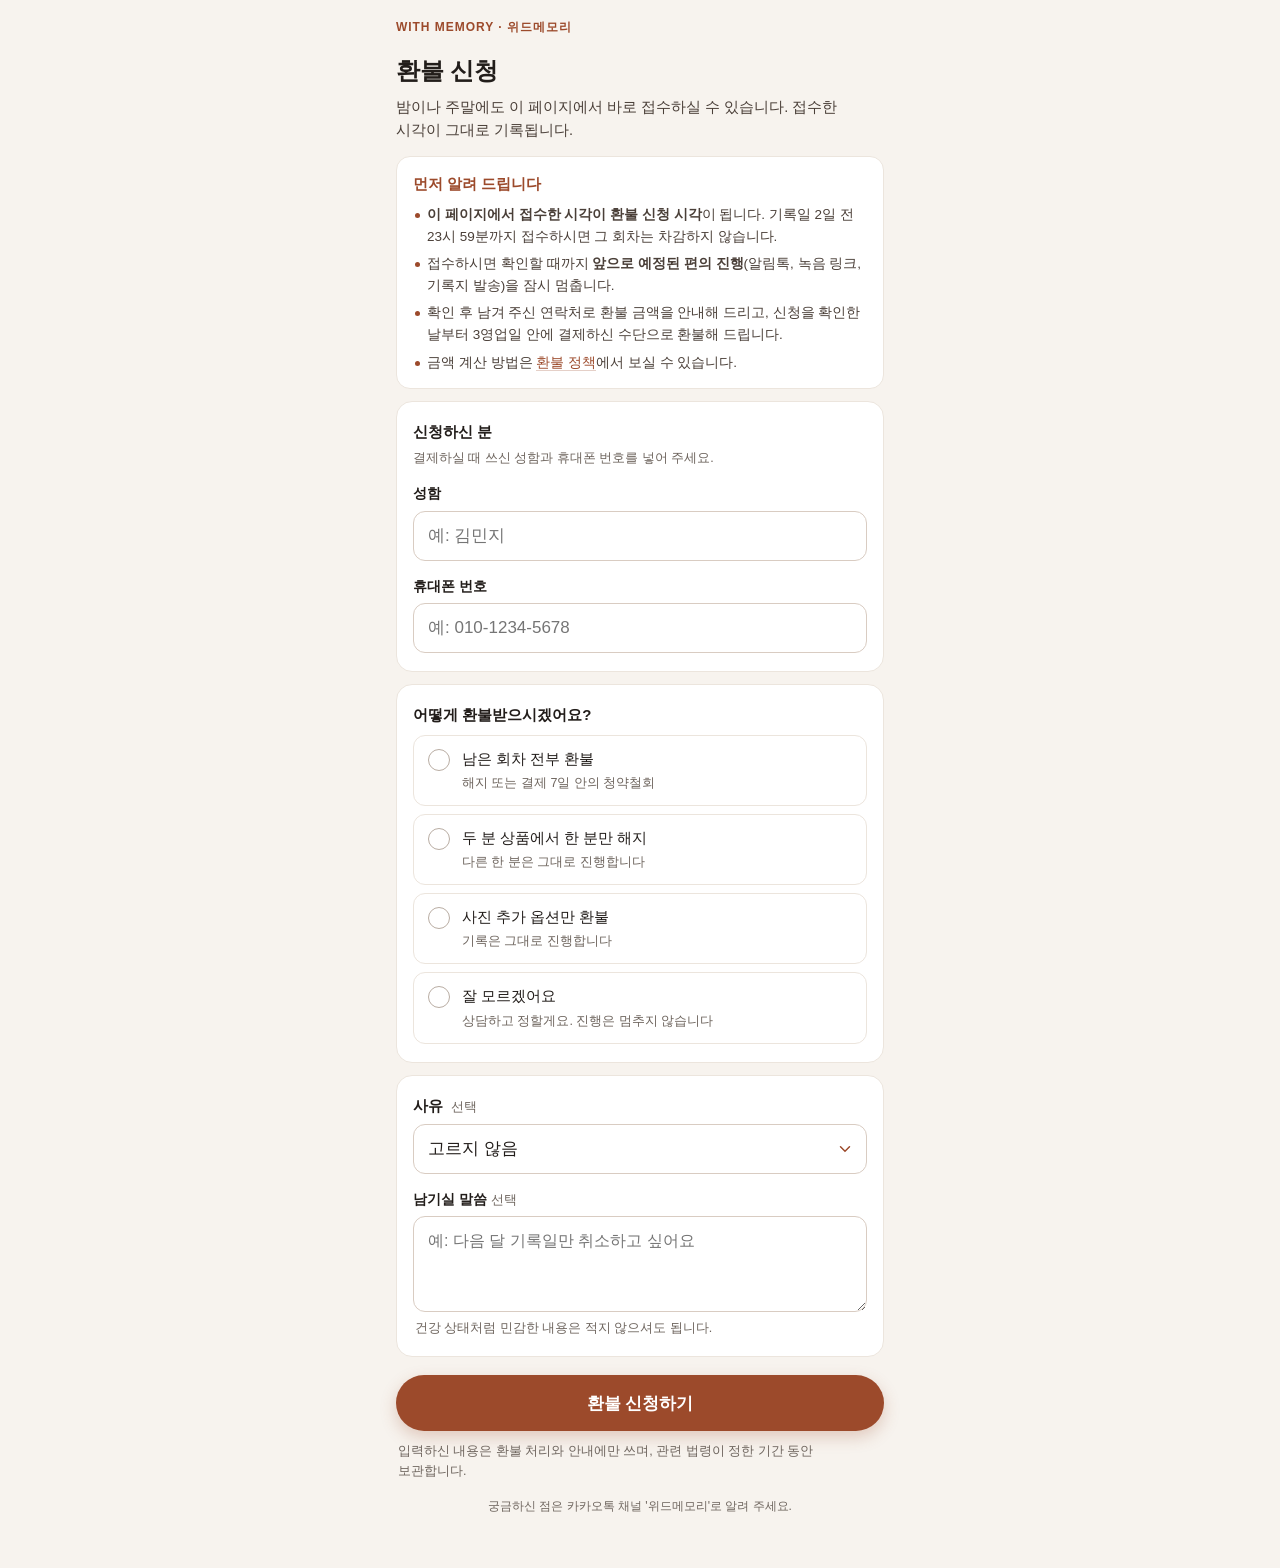
<file: refund-request.html>
<!DOCTYPE html>
<html lang="ko">
<head>
<meta charset="utf-8">
<meta name="viewport" content="width=device-width, initial-scale=1">
<meta name="robots" content="noindex,nofollow">
<title>위드메모리 · 환불 신청</title>
<meta property="og:title" content="위드메모리 · 환불 신청">
<meta property="og:description" content="언제든 접수하실 수 있고, 접수한 시각을 기준으로 환불 금액을 계산합니다.">
<meta property="og:type" content="website">
<style>
:root{--ink:#221D1A;--sub:#6E655E;--line:#ECE5DD;--soft:#F7F3EE;--accent:#9C4A2B;--accent-hover:#86401F;--accent-soft:#F1E5DD;--on-bg:#FDF9F6;--warn:#B03A2E}
*{box-sizing:border-box}
body{margin:0;background:var(--soft);color:var(--ink);font-family:-apple-system,BlinkMacSystemFont,"Apple SD Gothic Neo","Malgun Gothic","Noto Sans KR",sans-serif;font-size:15px;line-height:1.6;word-break:keep-all;-webkit-text-size-adjust:100%}
b{font-weight:700}
a{color:var(--accent);text-decoration:none;border-bottom:1px solid #E5D0C8}
.wrap{max-width:520px;margin:0 auto;padding:18px 16px 40px}
.brand{font-size:12px;font-weight:700;color:var(--accent);letter-spacing:.08em;margin:0 0 18px}
h1{font-size:24px;line-height:1.35;margin:0 0 8px;letter-spacing:-.01em}
.lead{font-size:14.5px;color:#4A3F38;margin:0 0 14px}
.box{background:#fff;border:1px solid var(--line);border-radius:14px;padding:15px 16px;margin-bottom:12px}
.box h2{font-size:15px;margin:0 0 8px;color:var(--accent)}
.rules{list-style:none;margin:0;padding:0}
.rules li{position:relative;padding-left:14px;font-size:13.5px;color:#4A3F38;margin:0 0 6px}
.rules li:last-child{margin:0}
.rules li::before{content:"";position:absolute;left:2px;top:9px;width:5px;height:5px;border-radius:50%;background:var(--accent)}
.card{background:#fff;border:1px solid var(--line);border-radius:16px;padding:18px 16px;margin-bottom:12px}
.card h2{font-size:15px;margin:0 0 4px}
.card .hint{font-size:12.5px;color:var(--sub);margin:0 0 4px}
.card h2 small{font-weight:400;color:var(--sub);font-size:12.5px;margin-left:4px}
.fl{display:block;font-size:14px;font-weight:600;margin-top:14px}
input[type=text],input[type=tel],select,textarea{display:block;width:100%;font-size:17px;font-family:inherit;padding:12px 14px;border:1.5px solid #D9CCC2;border-radius:12px;margin-top:6px;background:#fff;color:var(--ink)}
input[type=text],input[type=tel],select{height:50px}
select{-webkit-appearance:none;appearance:none;background:#fff url("data:image/svg+xml,%3Csvg xmlns='http://www.w3.org/2000/svg' viewBox='0 0 24 24'%3E%3Cpath d='M6 9l6 6 6-6' fill='none' stroke='%239C4A2B' stroke-width='2' stroke-linecap='round'/%3E%3C/svg%3E") right 12px center/18px no-repeat;padding-right:40px}
textarea{min-height:96px;resize:vertical;font-size:16px;line-height:1.5}
input:focus,select:focus,textarea:focus{outline:none;border-color:var(--accent)}
.opt{display:flex;gap:12px;align-items:flex-start;border:1.5px solid var(--line);border-radius:12px;padding:12px 14px;margin-top:8px;cursor:pointer;-webkit-tap-highlight-color:transparent}
.opt input{-webkit-appearance:none;appearance:none;flex:0 0 22px;width:22px;height:22px;margin:1px 0 0;border:1.8px solid #B9ADA3;border-radius:50%;background:#fff;cursor:pointer}
.opt input:checked{border:7px solid var(--accent)}
.opt span{font-size:14.5px}
.opt span small{display:block;font-size:12.5px;color:var(--sub);margin-top:2px}
.opt.on{border-color:var(--accent);background:var(--on-bg)}
.sub{display:none;margin-top:10px}
.notice{display:none;font-size:13px;color:#4A3F38;background:var(--soft);border-radius:10px;padding:11px 13px;margin-top:10px}
.note{font-size:12.5px;color:var(--sub);margin:10px 2px 0}
#btn{display:block;width:100%;height:56px;margin-top:18px;border:0;border-radius:999px;background:var(--accent);color:#fff;font-family:inherit;font-size:17px;font-weight:700;cursor:pointer;box-shadow:0 6px 16px rgba(156,74,43,.25)}
#btn:hover{background:var(--accent-hover)}
#btn:disabled{opacity:.6;box-shadow:none}
.err{display:none;color:var(--warn);font-size:14px;font-weight:600;background:#FBEEEC;border-radius:12px;padding:12px 14px;margin:12px 0 0}
.foot{text-align:center;font-size:12px;color:var(--sub);margin-top:16px}
#done{display:none}
#done .top{background:#fff;border:1px solid var(--line);border-radius:16px;padding:30px 20px 24px;text-align:center;margin-bottom:12px}
#done .check{width:56px;height:56px;border-radius:50%;background:var(--accent) url("data:image/svg+xml,%3Csvg xmlns='http://www.w3.org/2000/svg' viewBox='0 0 24 24'%3E%3Cpath d='M6 12.5l4 4 8-9' fill='none' stroke='%23fff' stroke-width='2.6' stroke-linecap='round' stroke-linejoin='round'/%3E%3C/svg%3E") center/30px no-repeat;margin:0 auto 14px}
#done h1{font-size:22px}
.stamp{display:inline-block;background:var(--accent-soft);color:var(--accent);border-radius:12px;padding:10px 16px;margin:12px 0 4px;font-weight:700;font-size:16px}
.rid{font-size:12.5px;color:var(--sub);margin:4px 0 0}
.steps{list-style:none;margin:0;padding:0;counter-reset:s}
.steps li{position:relative;padding-left:30px;margin:0 0 10px;font-size:14px;color:#4A3F38;counter-increment:s}
.steps li:last-child{margin:0}
.steps li::before{content:counter(s);position:absolute;left:0;top:1px;width:20px;height:20px;border-radius:50%;background:var(--accent-soft);color:var(--accent);font-size:12px;font-weight:700;display:flex;align-items:center;justify-content:center}
.alert{display:none;font-size:13.5px;color:#4A3F38;background:#fff;border:1px solid var(--line);border-left:3px solid var(--accent);border-radius:0 12px 12px 0;padding:12px 14px;margin-bottom:12px}
</style>
<link rel="stylesheet" href="ux.css">
</head>
<body>
<div class="wrap">
<p class="brand">WITH MEMORY · 위드메모리</p>

<div id="form">
  <h1>환불 신청</h1>
  <p class="lead">밤이나 주말에도 이 페이지에서 바로 접수하실 수 있습니다. 접수한 시각이 그대로 기록됩니다.</p>

  <div class="box">
    <h2>먼저 알려 드립니다</h2>
    <ul class="rules">
      <li><b>이 페이지에서 접수한 시각이 환불 신청 시각</b>이 됩니다. 기록일 2일 전 23시 59분까지 접수하시면 그 회차는 차감하지 않습니다.</li>
      <li>접수하시면 확인할 때까지 <b>앞으로 예정된 편의 진행</b>(알림톡, 녹음 링크, 기록지 발송)을 잠시 멈춥니다.</li>
      <li>확인 후 남겨 주신 연락처로 환불 금액을 안내해 드리고, 신청을 확인한 날부터 3영업일 안에 결제하신 수단으로 환불해 드립니다.</li>
      <li>금액 계산 방법은 <a href="https://with-memory.com/refund" target="_blank" rel="noopener">환불 정책</a>에서 보실 수 있습니다.</li>
    </ul>
  </div>

  <div class="card">
    <h2>신청하신 분</h2>
    <p class="hint">결제하실 때 쓰신 성함과 휴대폰 번호를 넣어 주세요.</p>
    <label class="fl" for="name">성함</label>
    <input type="text" id="name" autocomplete="name" maxlength="30" placeholder="예: 김민지">
    <label class="fl" for="phone">휴대폰 번호</label>
    <input type="tel" id="phone" inputmode="numeric" maxlength="13" placeholder="예: 010-1234-5678" autocomplete="tel">
  </div>

  <div class="card" id="scopeCard">
    <h2>어떻게 환불받으시겠어요?</h2>
    <label class="opt"><input type="radio" name="scope" value="all"><span>남은 회차 전부 환불<small>해지 또는 결제 7일 안의 청약철회</small></span></label>
    <label class="opt"><input type="radio" name="scope" value="one"><span>두 분 상품에서 한 분만 해지<small>다른 한 분은 그대로 진행합니다</small></span></label>
    <div class="sub" id="whoBox">
      <label class="fl" for="who" style="margin-top:4px">해지하실 분의 성함</label>
      <input type="text" id="who" maxlength="30" placeholder="예: 김순자">
    </div>
    <label class="opt"><input type="radio" name="scope" value="photo"><span>사진 추가 옵션만 환불<small>기록은 그대로 진행합니다</small></span></label>
    <label class="opt"><input type="radio" name="scope" value="ask"><span>잘 모르겠어요<small>상담하고 정할게요. 진행은 멈추지 않습니다</small></span></label>
  </div>

  <div class="card">
    <h2>사유 <small>선택</small></h2>
    <select id="reason" aria-label="사유">
      <option value="">고르지 않음</option>
      <option>일정이 맞지 않아요</option>
      <option>부모님이 원하지 않으세요</option>
      <option>부모님께 사정이 생겼어요</option>
      <option>부모님께서 돌아가셨어요</option>
      <option>서비스가 기대와 달라요</option>
      <option>기타</option>
    </select>
    <div class="notice" id="deathNote">마음 깊이 위로를 전합니다. 사망 사실을 확인할 수 있는 서류 사본을 카카오톡 채널 '위드메모리'로 보내 주시면, 진행이 끝난 편만 빼고 공제 없이 환불해 드립니다. 서류의 주민등록번호 뒷자리는 가려 주세요.</div>     
    <div class="notice" id="refuseNote">부모님이 동의 페이지에서 필수 동의(1~4번)를 하지 않으셨다면, 결제일부터 7일이 지났어도 3,000원을 공제하지 않고 전액 환불해 드립니다. 동의하신 뒤 진행을 원하지 않으시는 경우에는 환불 정책의 기준대로 계산합니다.</div>
    <label class="fl" for="memo">남기실 말씀 <small style="font-weight:400;color:var(--sub);font-size:12.5px">선택</small></label>
    <textarea id="memo" maxlength="300" placeholder="예: 다음 달 기록일만 취소하고 싶어요"></textarea>
    <p class="note" style="margin:6px 2px 0">건강 상태처럼 민감한 내용은 적지 않으셔도 됩니다.</p>
  </div>

  <button id="btn" type="button">환불 신청하기</button>
  <p class="err" id="err"></p>
  <p class="note">입력하신 내용은 환불 처리와 안내에만 쓰며, 관련 법령이 정한 기간 동안 보관합니다.</p>
  <p class="foot">궁금하신 점은 카카오톡 채널 '위드메모리'로 알려 주세요.</p>
</div>

<div id="done">
  <div class="top">
    <div class="check"></div>
    <h1>환불 신청을 접수했습니다</h1>
    <div class="stamp" id="dAt"></div>
    <p class="rid" id="dId"></p>
  </div>
  <div class="alert" id="dHold">앞으로 예정된 편의 진행을 멈췄습니다. 마음이 바뀌어 계속 진행하시려면 카카오톡 채널로 알려 주세요.</div>
  <div class="alert" id="dMiss">입력하신 성함과 번호로 주문을 바로 찾지 못했습니다. 접수 시각은 기록되었으니, 확인한 뒤 연락드리겠습니다. 결제하신 분의 성함이나 번호가 다르면 카카오톡 채널로 알려 주세요.</div>
  <div class="alert" id="dDeath">마음 깊이 위로를 전합니다. 사망 사실을 확인할 수 있는 서류 사본(주민등록번호 뒷자리는 가린 것)을 카카오톡 채널로 보내 주세요.</div>
  <div class="box">
    <h2>다음 순서</h2>
    <ol class="steps">
      <li>위 접수 시각을 기준으로 진행된 회차를 확인해 환불 금액을 계산합니다.</li>
      <li>남겨 주신 연락처로 환불 금액을 안내해 드립니다.</li>
      <li>신청을 확인한 날부터 3영업일 안에 결제하신 수단으로 환불해 드립니다. 카드 취소는 카드사에 따라 며칠 더 걸릴 수 있습니다.</li>
    </ol>
  </div>
  <p class="note" style="text-align:center">이 화면을 캡처해 두시면 접수 시각을 확인하실 때 편합니다.</p>
</div>
</div>

<script>
(function () {
  var $ = function (id) { return document.getElementById(id); };
  var API_URL = 'https://script.google.com/macros/s/AKfycbwsCtsBRr9BASIk1J3XYXgb4OngI7u6iQOUrkQBfBgxXDs6aGOJ-A42PVWRIVJjOZYP/exec';
  try { fetch(API_URL + '?ping=1', { mode: 'no-cors' }); } catch (e) {}
  var nonce = 'n' + Date.now().toString(36) + Math.random().toString(36).slice(2, 10);

  $('phone').addEventListener('input', function () {
    var n = this.value.replace(/\D/g, '').slice(0, 11);
    this.value = n.replace(/^(\d{1,3})(\d{1,4})?(\d{1,4})?$/, function (m, a, b, c) { return [a, b, c].filter(Boolean).join('-'); });
  });
  function scope() { var r = document.querySelector('input[name="scope"]:checked'); return r ? r.value : ''; }
  Array.prototype.forEach.call(document.querySelectorAll('input[name="scope"]'), function (el) {
    el.addEventListener('change', function () {
      Array.prototype.forEach.call(document.querySelectorAll('.opt'), function (o) { o.classList.toggle('on', o.querySelector('input').checked); });
      $('whoBox').style.display = scope() === 'one' ? 'block' : 'none';
    });
  });
  $('reason').addEventListener('change', function () {
    $('deathNote').style.display = this.value === '부모님께서 돌아가셨어요' ? 'block' : 'none';     
    $('refuseNote').style.display = this.value === '부모님이 원하지 않으세요' ? 'block' : 'none';
  });

  function showErr(msg, el) {
    var e = $('err');
    e.textContent = msg;
    e.style.display = 'block';
    (el || e).scrollIntoView({ behavior: 'smooth', block: 'center' });
  }
  function check(d) {
    if (!d.name) return { msg: '성함을 입력해 주세요.', el: $('name') };
    if (!/^01\d{8,9}$/.test(d.phone.replace(/\D/g, ''))) return { msg: '휴대폰 번호를 확인해 주세요.', el: $('phone') };
    if (!d.scope) return { msg: '어떻게 환불받으실지 골라 주세요.', el: $('scopeCard') };
    if (d.scope === 'one' && !d.who) return { msg: '해지하실 분의 성함을 적어 주세요.', el: $('who') };
    return null;
  }
  function post(body, ms) {
    return new Promise(function (resolve, reject) {
      var done = false, ctl = window.AbortController ? new AbortController() : null;
      var timer = setTimeout(function () { if (done) return; done = true; if (ctl) ctl.abort(); reject(new Error('timeout')); }, ms);
      fetch(API_URL, { method: 'POST', headers: { 'Content-Type': 'text/plain;charset=utf-8' }, body: JSON.stringify(body), signal: ctl ? ctl.signal : undefined })
        .then(function (r) { return r.json(); })
        .then(function (j) { if (done) return; done = true; clearTimeout(timer); resolve(j); })
        .catch(function (e) { if (done) return; done = true; clearTimeout(timer); reject(e); });
    });
  }

  var btn = $('btn');
  btn.addEventListener('click', function () {
    var d = {
      action: 'refund', nonce: nonce,
      name: $('name').value.trim(),
      phone: $('phone').value.trim(),
      scope: scope(),
      who: $('who').value.trim(),
      reason: $('reason').value,
      memo: $('memo').value.trim()
    };
    var bad = check(d);
    if (bad) { showErr(bad.msg, bad.el); return; }
    $('err').style.display = 'none';
    btn.disabled = true;
    btn.textContent = '접수하는 중입니다…';
    post(d, 25000)
      .then(function (res) {
        if (!res || !res.ok) { showErr((res && res.error) || '접수하지 못했습니다. 잠시 후 다시 눌러 주십시오.'); return; }
        $('dAt').textContent = '접수 시각 ' + res.at;
        $('dId').textContent = '접수번호 ' + res.id;
        $('dHold').style.display = res.hold ? 'block' : 'none';
        $('dMiss').style.display = res.matched ? 'none' : 'block';
        $('dDeath').style.display = res.death ? 'block' : 'none';
        $('form').style.display = 'none';
        $('done').style.display = 'block';
        window.scrollTo(0, 0);
      })
      .catch(function () { showErr('연결이 원활하지 않습니다. 다시 눌러 주십시오. 두 번 눌러도 한 번만 접수됩니다.'); })
      .then(function () { btn.disabled = false; btn.textContent = '환불 신청하기'; });
  });
})();
</script>
<script src="ux.js"></script>
</body>
</html>
</file>
<file: ux.css>
/* 위드메모리 공통 움직임 (2026-11-28) — 모든 GitHub 페이지가 불러 씀. 아임웹은 홈/웹폰트_헤더코드.txt에 같은 내용
   ① 누르는 것은 마우스를 올리면 바로 티가 나게 (ux.js가 버튼 모양을 보고 ux-fill / ux-line / ux-text를 붙임)
   ② 중요한 버튼만 살짝 떠오름(ux-lift)
   ③ 내려가면 하나씩 나타남(ux-rv) — 움직임 줄이기를 켠 사람에게는 바로 보임
   ④ 불러오는 동안 회색 뼈대(ux-sk) */
:root{--ux-brown:#A0482C;--ux-brown-dk:#8A3D24;--ux-cream:#FBF5EE}
.ux-fill,.ux-line,.ux-text,.ux-lift{transition:background-color .18s,color .18s,border-color .18s,box-shadow .18s,transform .18s}
@media (hover:hover){
  .ux-fill:not(:disabled):hover{background-color:var(--ux-brown-dk)!important;border-color:var(--ux-brown-dk)!important;color:#fff!important}
  .ux-line:not(:disabled):hover{background-color:var(--ux-brown)!important;border-color:var(--ux-brown)!important;color:#fff!important}
  .ux-line:not(:disabled):hover *{color:inherit!important}
  .ux-text:not(:disabled):hover{color:var(--ux-brown)!important;text-decoration:underline;text-underline-offset:3px}
  .ux-lift:not(:disabled):hover{transform:translateY(-3px);box-shadow:0 10px 20px -8px rgba(43,38,34,.35)}
}
.ux-fill:not(:disabled):active,.ux-line:not(:disabled):active{transform:scale(.98)}
.ux-fill:focus-visible,.ux-line:focus-visible,.ux-text:focus-visible{outline:2px solid var(--ux-brown);outline-offset:2px}

html.ux-on .ux-rv{opacity:0;transform:translateY(18px);transition:opacity .6s ease,transform .6s ease}
html.ux-on .ux-rv.ux-in{opacity:1;transform:none}
@media (prefers-reduced-motion:reduce){html.ux-on .ux-rv{opacity:1;transform:none;transition:none}}

.ux-sk{display:block;border-radius:8px;background:linear-gradient(90deg,#F1EBE4 0%,#F8F4EF 40%,#F1EBE4 80%);background-size:300% 100%;animation:uxSk 1.4s ease-in-out infinite}
.ux-sk+.ux-sk{margin-top:12px}
.ux-skw{padding:8px 0}
.ux-skw .ux-sk.h{height:28px;width:60%;margin:0 auto 20px}
.ux-skw .ux-sk.l{height:14px}
.ux-skw .ux-sk.s{height:14px;width:70%}
.ux-skw .ux-sk.b{height:120px;border-radius:12px;margin-top:20px}
.ux-skw .ux-sk.btn{height:56px;border-radius:8px;margin-top:20px}
.ux-skw p{font-size:13px;color:#8A8079;text-align:center;margin:16px 0 0}
@keyframes uxSk{0%{background-position:100% 0}100%{background-position:0 0}}
@media (prefers-reduced-motion:reduce){.ux-sk{animation:none}}

/* 펼쳐 보기(아코디언) — 긴 안내는 접어 두고 보고 싶은 사람만 */
details.ux-acc{border:1px solid #ECE5DD;border-radius:10px;background:#fff;margin:12px 0 0}
details.ux-acc>summary{list-style:none;cursor:pointer;display:flex;align-items:center;justify-content:space-between;gap:10px;min-height:48px;padding:10px 14px;font-weight:700;font-size:15px;color:#2B2622}
details.ux-acc>summary::-webkit-details-marker{display:none}
details.ux-acc>summary:after{content:"펼쳐 보기";flex:none;font-size:13px;color:var(--ux-brown);font-weight:700}
details.ux-acc[open]>summary:after{content:"접기"}
@media (hover:hover){details.ux-acc>summary:hover{background:var(--ux-cream)}}
details.ux-acc>.ux-acc-b{padding:0 14px 14px}
</file>
